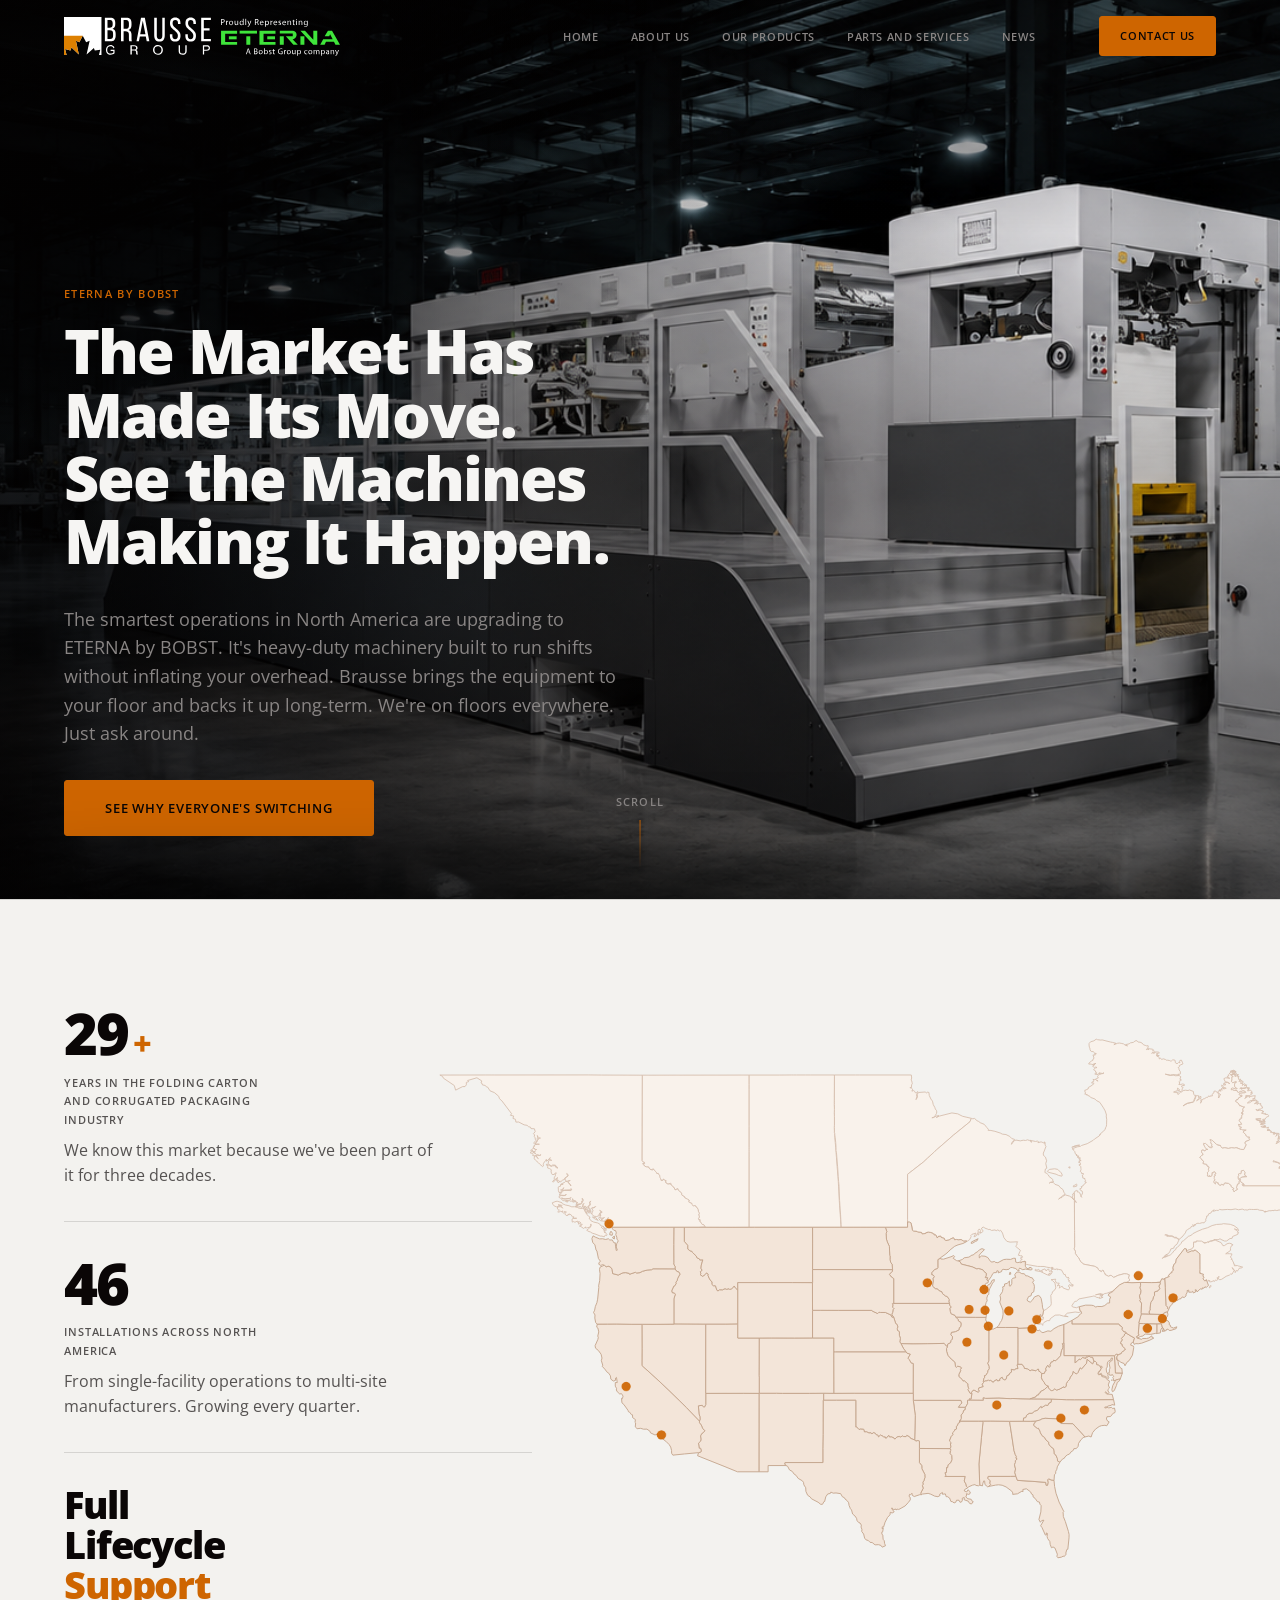
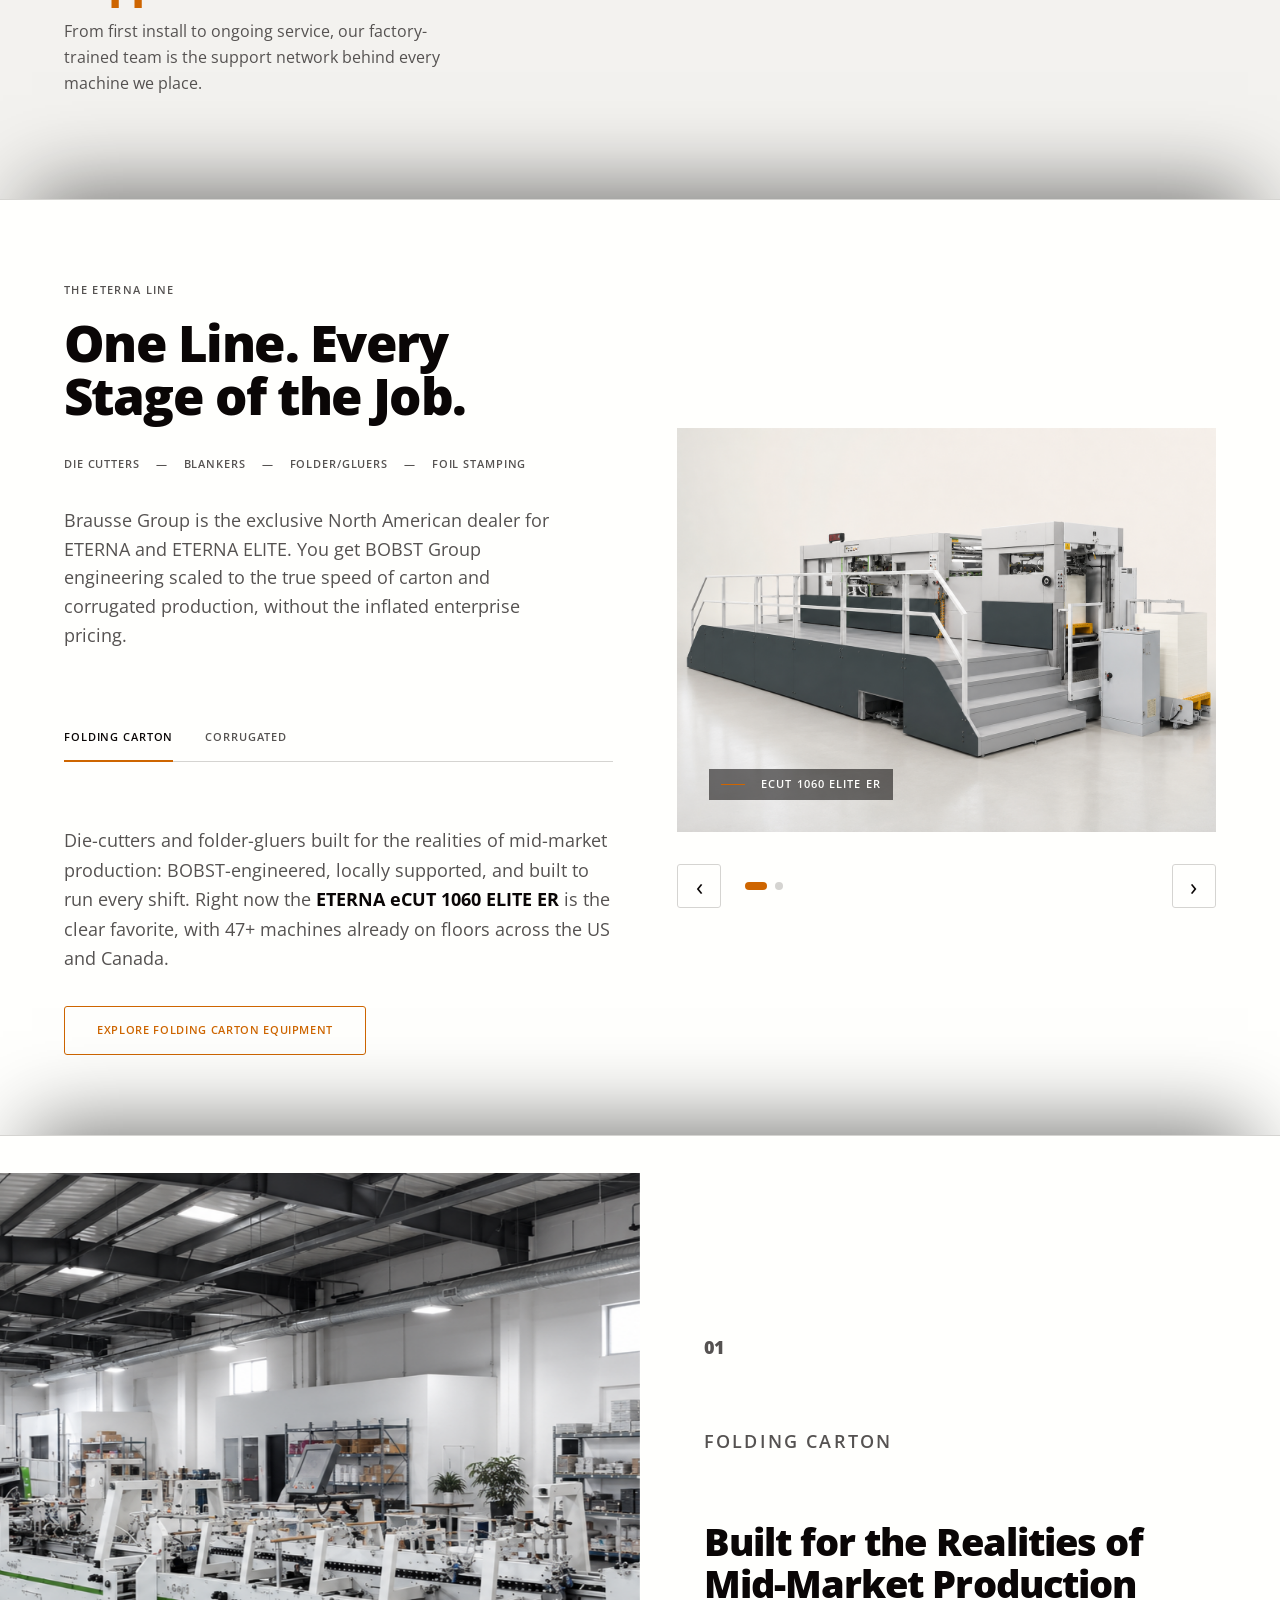
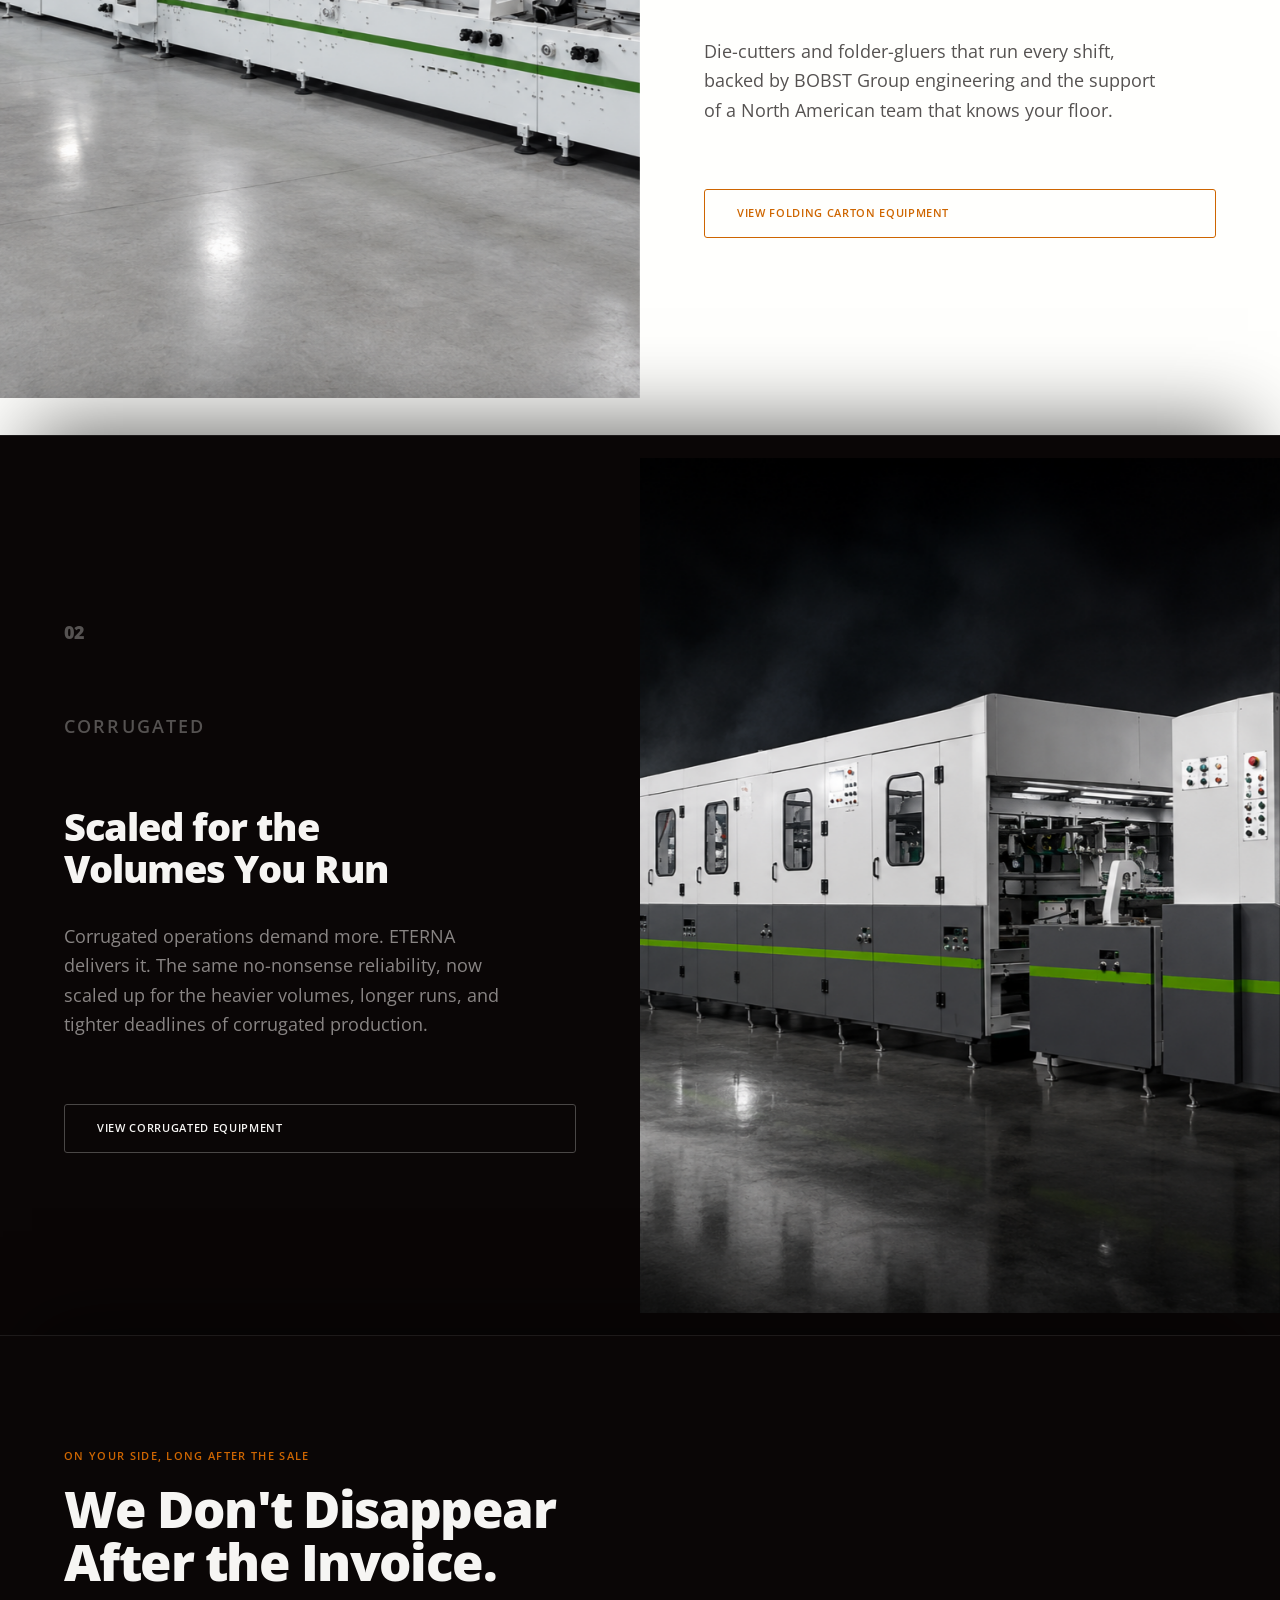
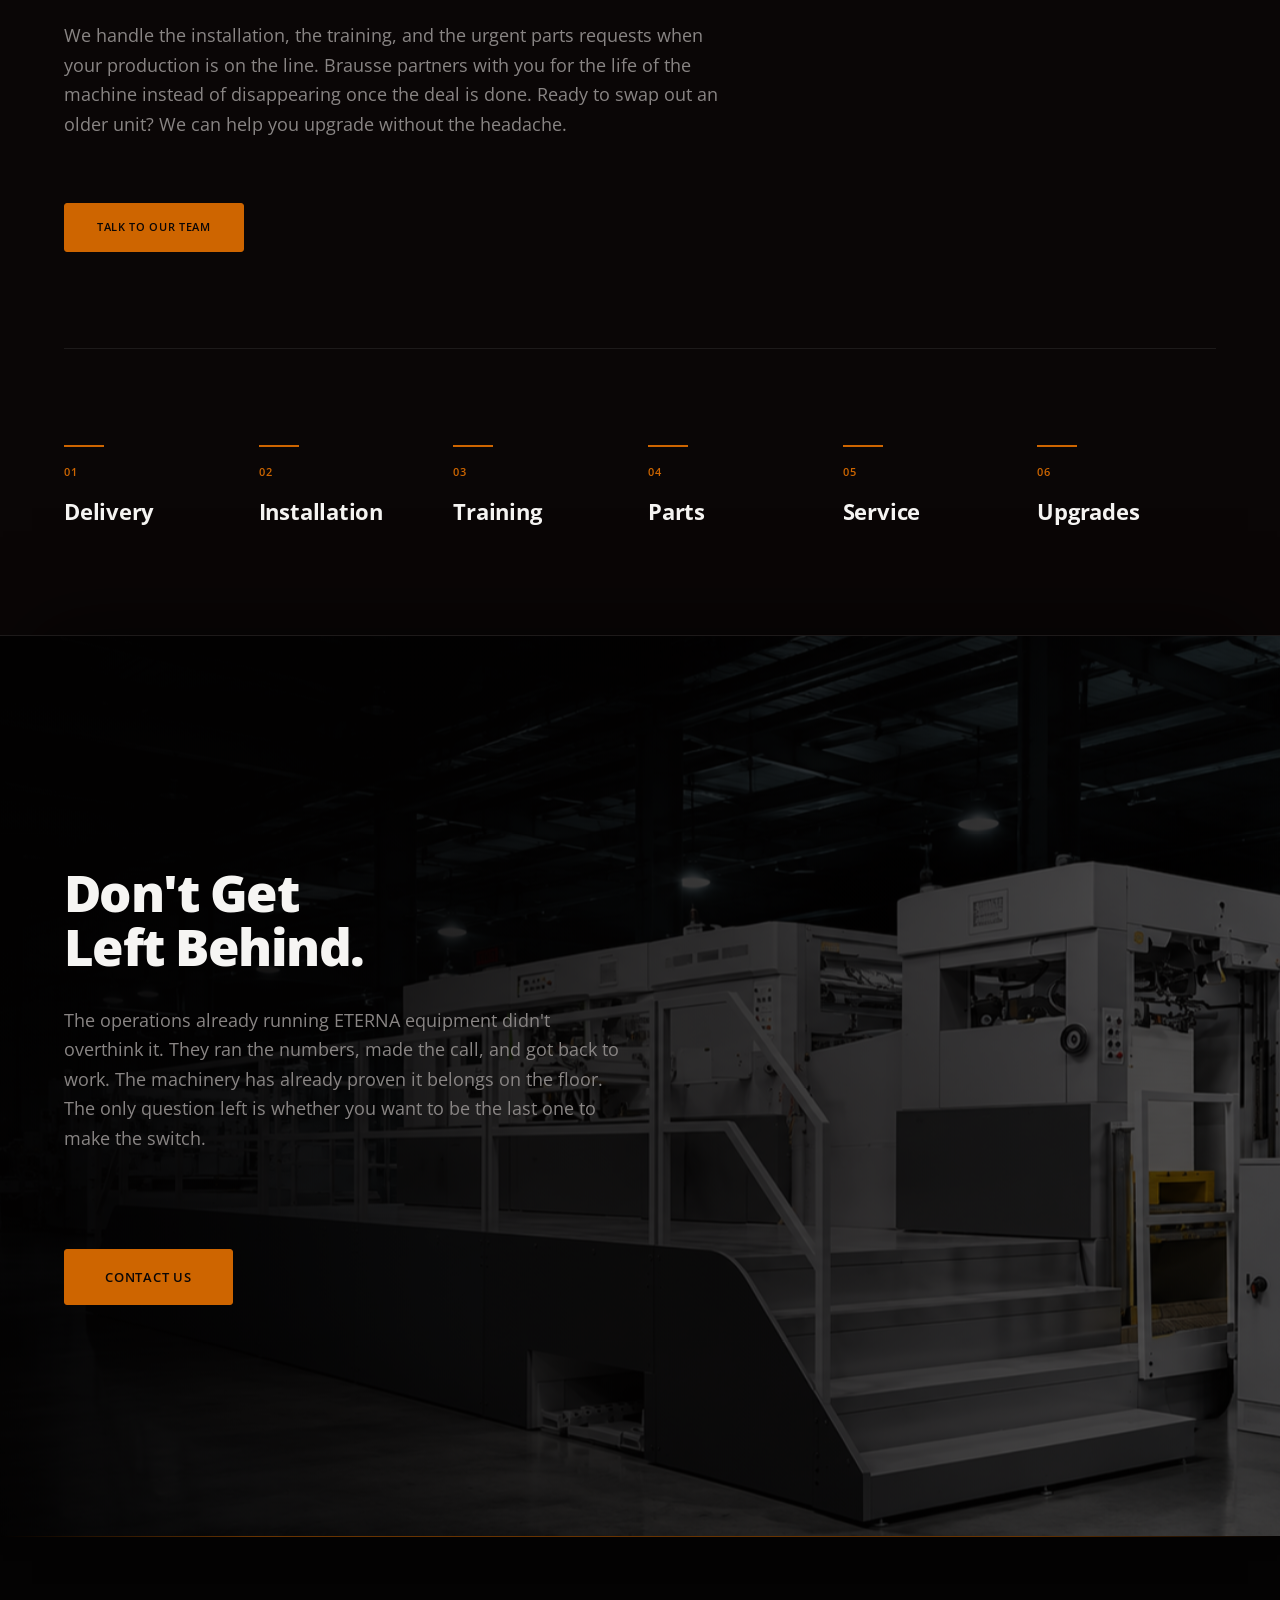
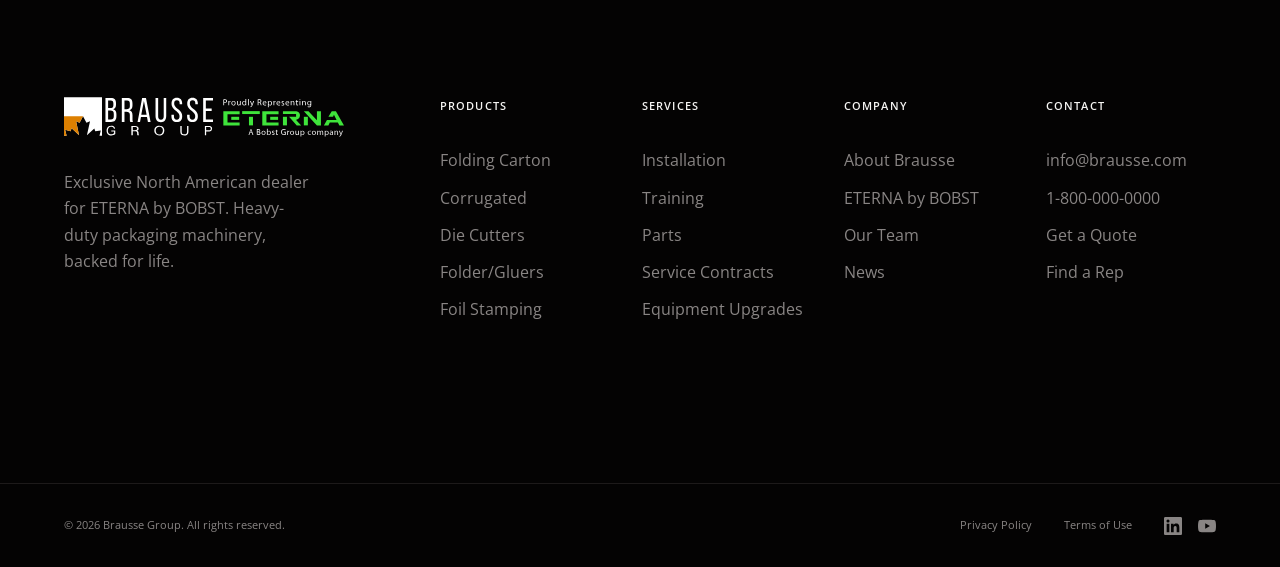
<file: index.html>
<!DOCTYPE html>
<html lang="en">
<head>
  <meta charset="UTF-8">
  <meta name="viewport" content="width=device-width, initial-scale=1.0">
  <title>Brausse Group | ETERNA by BOBST — Industrial Packaging Machinery</title>
  <meta name="description" content="Brausse Group is the exclusive North American dealer for ETERNA by BOBST. Heavy-duty packaging machinery for folding carton and corrugated production, backed by full lifecycle support.">
  <link rel="preconnect" href="https://fonts.googleapis.com">
  <link rel="preconnect" href="https://fonts.gstatic.com" crossorigin>
  <link href="https://fonts.googleapis.com/css2?family=Open+Sans:wght@400;500;600;700;800&display=swap" rel="stylesheet">
  <link rel="stylesheet" href="prototype/css/style.css">
</head>
<body>

  <!-- ============================================================
       HEADER
  ============================================================ -->
  <header class="site-header" id="site-header" role="banner">
    <div class="header__inner">
      <a href="#main-content" class="header__logo" aria-label="Brausse Group — ETERNA by BOBST — Home">
        <img src="prototype/assets/svg/logo-lockup-white.svg" alt="Brausse Group — ETERNA by BOBST" class="header__logo-img">
      </a>
      <nav class="header__nav" aria-label="Main navigation">
        <ul role="list">
          <li><a href="#main-content">Home</a></li>
          <li><a href="#about">About Us</a></li>
          <li><a href="#products">Our Products</a></li>
          <li><a href="#support">Parts and Services</a></li>
          <li><a href="#news">News</a></li>
        </ul>
      </nav>
      <a href="#contact" class="btn btn--primary header__cta">Contact Us</a>
      <button class="header__menu-btn" id="menu-btn" aria-label="Open menu" aria-expanded="false" aria-controls="mobile-menu">
        <span class="menu-btn__bar"></span>
        <span class="menu-btn__bar"></span>
        <span class="menu-btn__bar"></span>
      </button>
    </div>
  </header>

  <!-- Mobile Menu -->
  <div class="mobile-menu" id="mobile-menu" aria-hidden="true" role="dialog" aria-label="Navigation menu">
    <button class="mobile-menu__close" id="menu-close" aria-label="Close menu">
      <span aria-hidden="true">&times;</span>
    </button>
    <nav aria-label="Mobile navigation">
      <ul role="list">
        <li><a href="#main-content" class="mobile-menu__link">Home</a></li>
        <li><a href="#about" class="mobile-menu__link">About Us</a></li>
        <li><a href="#products" class="mobile-menu__link">Our Products</a></li>
        <li><a href="#support" class="mobile-menu__link">Parts and Services</a></li>
        <li><a href="#news" class="mobile-menu__link">News</a></li>
        <li><a href="#contact" class="mobile-menu__link mobile-menu__cta">Contact Us</a></li>
      </ul>
    </nav>
  </div>

  <main id="main-content" class="stack">

    <!-- ============================================================
         1. HERO
    ============================================================ -->
    <section class="hero" aria-label="Hero — ETERNA by BOBST">
      <div class="hero__media" aria-hidden="true">
        <div class="hero__bg"></div>
        <div class="hero__overlay"></div>
      </div>

      <div class="hero__inner">
        <div class="hero__content">
          <p class="eyebrow eyebrow--accent hero__eyebrow">ETERNA BY BOBST</p>
          <h1 class="hero__headline">The Market Has Made Its Move. See the Machines Making It Happen.</h1>
          <p class="hero__body">The smartest operations in North America are upgrading to ETERNA by BOBST. It's heavy-duty machinery built to run shifts without inflating your overhead. Brausse brings the equipment to your floor and backs it up long-term. We're on floors everywhere. Just ask around.</p>
          <a href="#products" class="btn btn--primary btn--large">See Why Everyone's Switching</a>
        </div>

      </div>

      <div class="hero__scroll" aria-hidden="true">
        <span class="hero__scroll-label">Scroll</span>
        <div class="hero__scroll-line"></div>
      </div>
    </section>


    <!-- ============================================================
         2. METRICS + MAP
    ============================================================ -->
    <section class="metrics" id="about" aria-label="Key metrics and installations">
      <div class="metrics__inner">

        <div class="metrics__data" data-stagger>
          <div class="metrics__item">
            <div class="metrics__number" data-target="30" data-suffix="+" aria-label="30 plus years">
              <span class="count-up">30</span><span class="metrics__suffix">+</span>
            </div>
            <p class="metrics__label">Years in the folding carton and corrugated packaging industry</p>
            <p class="metrics__body">We know this market because we've been part of it for three decades.</p>
          </div>

          <div class="metrics__item">
            <div class="metrics__number" data-target="47" aria-label="47 installations">
              <span class="count-up">47</span>
            </div>
            <p class="metrics__label">Installations across North America</p>
            <p class="metrics__body">From single-facility operations to multi-site manufacturers. Growing every quarter.</p>
          </div>

          <div class="metrics__item">
            <div class="metrics__feature">
              <span class="metrics__feature-word">Full</span>
              <span class="metrics__feature-word">Lifecycle</span>
              <span class="metrics__feature-word metrics__feature-accent">Support</span>
            </div>
            <p class="metrics__body">From first install to ongoing service, our factory-trained team is the support network behind every machine we place.</p>
          </div>
        </div>

        <figure class="metrics__map reveal-item">
          <svg class="na-map" viewBox="0 -120 960 654" xmlns="http://www.w3.org/2000/svg" role="img" aria-label="Map of the United States and southern Canada showing ETERNA eCUT 1060 ELITE installations clustered across the Midwest, Northeast and Carolinas, with sites on the West Coast and in Canada">
        <g class="na-map__canada" aria-hidden="true">
        <path d="M885.8,62.1 L884.4,63.9 L880.7,65.1 L884.5,61.8 L885.8,62.1ZM1108.1,-30.6 L1106.4,-30.7 L1105.8,-32.6 L1100.0,-31.0 L1098.7,-32.0 L1097.4,-30.4 L1093.3,-28.5 L1089.9,-27.7 L1089.0,-29.0 L1086.6,-28.5 L1084.2,-27.1 L1082.6,-26.9 L1084.0,-25.8 L1080.0,-23.7 L1079.2,-21.8 L1077.3,-22.3 L1078.1,-20.3 L1078.2,-18.4 L1076.9,-17.2 L1076.5,-19.3 L1075.5,-17.8 L1074.2,-16.3 L1071.7,-14.9 L1070.0,-14.0 L1067.9,-11.0 L1064.2,-10.1 L1063.1,-8.8 L1062.0,-6.3 L1059.3,-5.8 L1057.2,-5.8 L1055.3,-6.2 L1051.7,-5.3 L1049.0,-5.9 L1047.5,-5.6 L1046.0,-5.0 L1044.5,-5.7 L1043.1,-4.9 L1040.1,-5.1 L1033.3,-2.9 L1035.3,-4.2 L1032.1,-3.8 L1031.2,-5.4 L1025.3,-5.9 L1022.3,-7.1 L1016.8,-6.9 L1013.1,-7.0 L1009.9,-7.1 L1006.7,-6.0 L1004.6,-6.5 L1002.8,-6.2 L999.3,-7.5 L993.7,-6.5 L988.9,-7.7 L982.2,-6.6 L977.0,-7.0 L968.5,-6.4 L964.7,-7.0 L963.0,-5.5 L960.1,-5.6 L957.9,-5.0 L956.7,-6.6 L955.1,-5.3 L956.9,-4.4 L953.5,-4.8 L951.9,-1.8 L948.3,-0.4 L947.1,2.8 L945.2,3.1 L945.0,5.8 L943.8,7.7 L943.9,10.2 L941.4,13.3 L938.4,13.1 L934.5,14.3 L932.1,13.9 L929.5,14.4 L928.9,15.8 L926.6,16.0 L928.3,16.6 L926.2,18.0 L924.8,18.9 L925.5,17.3 L924.3,16.0 L924.9,17.5 L921.6,19.2 L921.0,21.0 L918.7,22.0 L915.9,23.9 L914.3,24.9 L912.9,28.6 L910.5,31.5 L908.2,34.6 L905.9,36.0 L904.2,38.2 L902.1,37.8 L899.7,35.4 L896.6,35.3 L893.0,33.2 L887.9,33.1 L886.7,32.0 L883.1,31.4 L881.7,31.8 L883.3,31.7 L886.3,32.8 L884.6,33.5 L886.6,33.7 L891.5,33.7 L894.6,34.8 L896.1,36.0 L900.0,36.4 L901.3,38.1 L903.4,38.8 L900.2,45.8 L896.8,48.2 L895.7,50.0 L895.4,51.7 L890.9,52.9 L889.7,56.3 L887.3,60.0 L883.2,62.0 L879.6,65.2 L878.0,67.5 L880.5,65.4 L882.7,65.3 L890.2,62.0 L893.5,58.9 L895.8,55.5 L898.3,53.9 L898.7,51.8 L900.7,50.7 L906.4,44.6 L907.9,41.5 L909.7,40.8 L918.1,33.4 L919.7,33.2 L922.7,31.6 L924.1,29.9 L930.5,26.6 L938.7,23.1 L946.6,20.8 L953.5,17.5 L960.2,15.8 L968.4,15.3 L970.6,14.6 L981.0,15.6 L986.8,17.7 L992.5,21.9 L993.7,25.2 L991.5,23.8 L987.3,22.6 L988.6,23.6 L990.2,24.5 L993.7,28.0 L991.9,28.4 L993.2,30.1 L991.3,31.3 L984.7,34.0 L983.8,36.9 L980.6,37.2 L975.7,40.8 L972.7,41.1 L967.0,38.6 L965.6,37.5 L962.6,39.0 L959.1,38.7 L956.2,38.6 L955.2,39.9 L950.2,41.1 L948.6,41.9 L946.9,42.5 L944.6,43.5 L942.4,43.3 L937.9,42.4 L929.6,41.0 L929.5,42.6 L925.4,42.7 L925.3,48.3 L925.3,50.3 L922.1,53.2 L914.6,55.8 L914.5,53.2 L911.5,52.6 L899.3,68.6 L898.8,71.1 L898.3,74.1 L895.9,76.1 L894.4,79.1 L894.1,81.7 L894.0,83.8 L894.9,85.2 L892.3,87.5 L890.1,90.2 L887.3,93.3 L888.7,95.9 L886.1,95.2 L885.8,96.7 L885.4,98.3 L883.5,97.0 L881.4,97.8 L880.3,99.1 L878.0,97.9 L876.5,99.2 L875.8,101.7 L874.6,102.9 L868.2,104.0 L857.7,104.0 L847.3,103.9 L844.8,104.0 L833.8,104.3 L822.2,104.3 L826.0,102.6 L827.1,101.0 L828.9,99.9 L826.4,97.5 L827.7,92.3 L823.7,90.8 L820.0,90.6 L810.6,93.1 L804.2,96.3 L800.5,93.3 L798.8,93.2 L796.3,94.5 L791.9,92.5 L790.2,89.1 L789.0,88.1 L788.7,85.9 L787.0,85.4 L786.8,87.2 L782.2,85.7 L781.0,84.4 L780.3,82.5 L776.5,79.9 L774.5,79.2 L757.9,76.0 L757.1,74.7 L753.9,72.3 L750.6,66.0 L748.1,63.3 L745.9,59.8 L746.0,56.5 L743.8,52.8 L744.8,50.2 L744.7,28.4 L744.7,25.0 L744.4,-21.1 L747.3,-17.3 L746.3,-19.5 L744.4,-21.6 L744.4,-26.0 L744.2,-31.6 L744.2,-33.6 L747.4,-35.8 L749.2,-35.3 L748.5,-33.8 L751.0,-33.3 L752.7,-32.0 L754.1,-28.0 L755.6,-25.4 L754.4,-26.8 L754.6,-28.4 L756.0,-29.3 L756.9,-32.2 L756.3,-34.8 L754.0,-35.8 L752.6,-38.3 L755.7,-39.6 L754.8,-41.7 L757.2,-42.4 L757.9,-44.1 L759.9,-45.3 L760.6,-46.8 L762.7,-48.0 L760.3,-48.7 L761.3,-50.5 L760.5,-52.1 L760.5,-53.8 L756.9,-54.8 L757.6,-56.6 L756.0,-57.8 L757.6,-59.5 L758.2,-61.5 L755.4,-61.4 L755.3,-63.2 L753.4,-64.5 L754.5,-67.5 L754.4,-69.2 L754.1,-72.0 L753.3,-73.3 L751.3,-74.6 L752.9,-75.2 L754.5,-75.8 L753.3,-76.9 L752.9,-78.4 L750.6,-78.8 L752.5,-79.3 L752.0,-80.9 L754.7,-81.1 L752.1,-82.0 L753.2,-83.2 L750.9,-84.1 L752.6,-83.9 L753.7,-84.9 L751.8,-85.8 L748.4,-86.7 L750.3,-86.8 L751.5,-87.7 L749.8,-88.3 L746.9,-89.1 L748.5,-90.2 L746.6,-90.5 L745.4,-92.7 L745.2,-94.6 L743.3,-96.7 L743.4,-98.4 L740.8,-98.8 L742.8,-99.7 L749.2,-102.1 L753.5,-102.7 L755.3,-104.1 L763.9,-106.8 L773.2,-112.1 L774.9,-113.8 L782.0,-118.5 L784.1,-120.8 L782.6,-120.5 L788.1,-125.5 L791.1,-128.3 L791.7,-130.9 L793.0,-133.3 L793.3,-135.6 L793.5,-143.9 L792.7,-148.8 L793.2,-150.3 L791.2,-156.5 L788.6,-161.2 L783.1,-169.5 L777.6,-172.5 L775.6,-174.7 L769.1,-177.0 L768.1,-178.6 L765.0,-180.0 L762.9,-182.1 L764.0,-180.3 L761.7,-181.9 L760.1,-182.0 L761.7,-183.8 L760.4,-185.2 L760.4,-188.2 L762.0,-188.2 L763.4,-189.2 L765.3,-189.9 L765.8,-192.3 L767.9,-193.4 L772.1,-196.0 L773.1,-197.5 L774.4,-198.3 L772.9,-199.0 L770.7,-198.8 L771.5,-200.6 L773.8,-201.4 L774.0,-203.1 L772.5,-204.3 L774.7,-204.2 L776.3,-204.7 L777.9,-203.4 L780.4,-201.9 L778.4,-202.7 L776.7,-204.5 L777.9,-205.7 L780.8,-206.7 L779.6,-208.8 L780.7,-210.3 L782.2,-212.0 L784.6,-212.4 L786.2,-213.2 L787.8,-213.2 L789.4,-214.4 L786.8,-213.4 L782.3,-214.3 L783.8,-213.4 L781.3,-213.6 L780.4,-211.7 L778.5,-211.8 L775.3,-212.5 L776.5,-213.7 L778.9,-213.8 L776.6,-215.2 L776.7,-217.1 L773.5,-219.3 L776.2,-221.6 L778.8,-222.5 L776.6,-223.1 L774.7,-222.6 L772.0,-224.5 L775.7,-227.0 L773.4,-227.1 L777.2,-228.7 L771.1,-226.8 L769.9,-227.7 L766.2,-227.7 L766.7,-229.3 L770.2,-232.2 L772.4,-233.2 L772.7,-235.3 L774.3,-236.4 L772.7,-241.6 L774.2,-241.1 L776.4,-241.9 L774.7,-243.0 L777.8,-243.5 L775.3,-244.3 L772.8,-246.8 L771.0,-246.5 L769.2,-247.5 L768.0,-250.3 L768.0,-252.1 L767.1,-253.3 L766.7,-256.7 L766.8,-259.0 L768.9,-261.4 L774.1,-263.0 L777.6,-265.5 L779.5,-264.7 L784.7,-264.0 L786.4,-264.4 L799.4,-261.1 L802.6,-260.5 L807.5,-259.2 L804.4,-257.1 L810.1,-259.3 L812.7,-259.6 L815.5,-259.1 L819.1,-258.3 L821.8,-256.1 L825.1,-255.3 L822.0,-257.1 L827.5,-258.4 L829.6,-259.9 L834.2,-260.6 L836.3,-262.7 L839.4,-263.2 L841.3,-261.0 L844.1,-260.9 L847.0,-259.7 L849.4,-256.9 L851.9,-256.1 L853.9,-255.4 L856.4,-255.5 L856.6,-253.8 L855.6,-252.0 L853.7,-249.6 L855.8,-250.6 L856.9,-249.0 L856.3,-251.1 L863.3,-250.2 L864.5,-248.9 L863.0,-247.9 L865.6,-247.6 L866.8,-246.3 L865.2,-244.7 L862.8,-245.1 L861.7,-244.0 L863.2,-244.7 L865.2,-244.3 L866.9,-244.7 L867.7,-246.0 L871.9,-245.9 L873.5,-244.8 L868.9,-243.2 L870.7,-241.9 L868.4,-241.1 L873.3,-240.6 L871.6,-239.8 L869.5,-239.9 L872.0,-239.0 L873.1,-237.4 L873.4,-235.4 L875.1,-236.8 L876.8,-234.6 L879.3,-235.6 L882.6,-234.7 L883.8,-233.6 L885.8,-233.5 L888.4,-233.2 L890.1,-232.3 L892.1,-232.6 L893.7,-234.1 L896.7,-233.9 L897.5,-232.3 L897.6,-229.9 L900.2,-228.1 L901.5,-228.9 L903.0,-230.4 L904.6,-229.5 L904.1,-231.3 L904.6,-233.2 L906.9,-233.6 L908.3,-230.5 L909.3,-228.1 L903.6,-225.4 L903.9,-223.7 L901.8,-222.1 L903.1,-220.8 L903.5,-218.7 L905.4,-216.0 L905.1,-212.5 L903.6,-212.0 L901.6,-212.4 L902.8,-211.1 L893.6,-211.7 L890.0,-210.9 L882.3,-212.4 L889.8,-210.4 L895.3,-210.8 L898.0,-209.9 L903.5,-210.3 L906.1,-208.3 L905.3,-206.6 L904.6,-204.7 L906.8,-203.8 L906.0,-202.5 L904.2,-201.9 L903.1,-200.8 L904.8,-198.9 L902.9,-196.8 L905.0,-196.4 L908.6,-197.5 L911.2,-196.9 L911.4,-195.1 L909.2,-195.1 L907.6,-194.6 L906.5,-193.6 L909.7,-192.0 L908.1,-190.5 L907.9,-187.8 L906.4,-186.0 L904.4,-185.7 L903.6,-187.2 L904.4,-188.6 L903.0,-189.9 L901.1,-191.2 L900.7,-189.2 L902.2,-188.6 L902.3,-186.5 L900.7,-187.4 L895.0,-185.2 L898.4,-184.5 L900.3,-185.3 L900.2,-183.6 L902.3,-183.9 L901.0,-182.6 L902.1,-181.4 L903.9,-183.7 L905.4,-184.9 L907.0,-185.3 L909.6,-187.4 L913.1,-188.0 L917.0,-187.5 L919.1,-188.4 L925.1,-186.1 L925.3,-183.7 L925.8,-181.7 L926.8,-180.1 L928.3,-180.4 L927.8,-177.4 L926.3,-174.1 L925.9,-171.7 L923.9,-170.0 L915.8,-168.2 L912.0,-166.3 L909.3,-164.1 L916.0,-167.8 L924.9,-169.9 L926.4,-171.2 L926.5,-173.2 L927.7,-174.4 L928.7,-177.8 L928.7,-179.4 L931.0,-179.8 L933.1,-179.6 L932.7,-177.5 L933.8,-175.7 L929.9,-172.0 L932.2,-173.5 L933.7,-173.9 L934.7,-175.3 L934.9,-178.8 L936.8,-178.0 L936.4,-176.5 L935.8,-175.0 L937.2,-174.3 L936.3,-172.5 L936.8,-170.5 L935.7,-168.4 L937.4,-170.0 L937.1,-171.6 L939.9,-174.8 L941.5,-174.9 L944.9,-177.0 L946.8,-177.2 L948.6,-179.6 L950.2,-178.0 L950.8,-179.4 L953.9,-179.3 L953.8,-181.8 L954.7,-183.2 L956.4,-184.2 L956.3,-186.3 L958.2,-186.8 L962.1,-184.2 L962.7,-182.7 L964.1,-182.1 L963.5,-179.5 L964.0,-177.6 L962.4,-176.7 L964.5,-177.3 L964.2,-179.2 L965.4,-180.2 L966.7,-181.1 L964.9,-182.6 L963.4,-183.5 L962.2,-185.3 L963.5,-187.2 L967.2,-186.9 L964.0,-188.0 L966.3,-188.9 L969.1,-188.5 L967.2,-190.2 L969.4,-191.0 L972.0,-189.7 L970.7,-191.1 L974.9,-190.9 L971.3,-192.2 L969.8,-191.5 L968.5,-193.2 L968.0,-195.7 L970.5,-194.0 L972.1,-195.4 L970.9,-196.4 L970.8,-198.0 L974.3,-195.9 L972.9,-197.5 L972.1,-199.2 L977.0,-199.7 L980.4,-198.0 L976.5,-200.3 L973.4,-200.8 L971.3,-205.5 L974.1,-206.8 L977.6,-206.5 L980.4,-206.1 L976.7,-207.6 L976.8,-209.4 L979.0,-209.7 L978.1,-211.3 L979.7,-212.5 L980.2,-214.2 L982.1,-215.4 L980.8,-216.5 L982.3,-217.3 L985.9,-218.3 L987.6,-217.4 L982.5,-216.6 L983.9,-214.8 L986.0,-214.8 L986.6,-213.4 L984.4,-213.3 L983.4,-211.9 L981.6,-212.1 L982.6,-210.3 L985.7,-209.6 L983.9,-208.6 L983.8,-204.8 L982.9,-201.2 L984.9,-199.4 L989.3,-201.2 L990.8,-200.5 L988.2,-199.2 L988.2,-197.2 L988.1,-195.3 L988.3,-193.4 L990.4,-191.6 L991.6,-190.4 L989.6,-189.7 L985.7,-190.7 L982.9,-190.8 L982.7,-189.2 L984.7,-188.9 L987.1,-187.7 L991.4,-187.6 L992.1,-185.4 L993.8,-184.7 L996.3,-186.3 L998.9,-186.5 L1000.1,-187.4 L1003.0,-186.8 L1004.7,-184.8 L1003.2,-184.1 L995.5,-183.3 L994.7,-181.8 L995.9,-180.0 L998.1,-180.9 L999.2,-179.0 L993.8,-176.4 L992.9,-174.0 L989.9,-172.9 L989.3,-170.9 L992.9,-169.8 L995.4,-164.2 L997.5,-164.8 L998.1,-163.4 L1000.1,-163.4 L1001.2,-162.0 L1001.9,-163.4 L1002.7,-162.0 L1000.8,-160.7 L1000.1,-158.2 L1001.0,-155.9 L999.0,-154.9 L998.3,-153.1 L1000.5,-152.9 L999.7,-151.5 L998.4,-149.4 L998.5,-147.9 L997.6,-146.6 L996.2,-144.9 L995.0,-143.1 L997.2,-138.6 L998.4,-136.3 L996.7,-135.7 L993.6,-136.0 L994.6,-134.0 L994.9,-132.5 L996.7,-132.5 L998.3,-131.6 L996.1,-130.4 L996.0,-128.6 L998.8,-129.6 L999.7,-127.9 L1005.3,-127.5 L1001.3,-125.8 L1000.9,-124.1 L1004.6,-120.7 L1005.3,-118.6 L1007.7,-117.0 L1010.2,-117.1 L1009.7,-114.8 L1011.0,-113.4 L1009.7,-112.2 L1004.1,-109.9 L1003.3,-107.3 L1005.5,-105.5 L1001.7,-97.9 L996.7,-98.2 L991.0,-100.8 L987.4,-100.1 L983.2,-100.7 L978.1,-99.6 L972.9,-100.7 L968.9,-100.0 L966.6,-102.5 L966.2,-104.1 L964.6,-104.5 L960.0,-105.8 L954.5,-111.3 L952.8,-111.3 L951.3,-113.1 L952.7,-110.3 L951.5,-108.2 L953.2,-105.6 L952.9,-103.8 L954.1,-101.6 L952.3,-101.4 L948.5,-101.8 L947.2,-103.9 L942.8,-106.2 L940.7,-107.5 L941.8,-103.4 L943.4,-102.3 L944.7,-100.1 L947.1,-98.1 L944.1,-97.8 L942.7,-95.6 L939.7,-97.2 L937.9,-96.9 L937.4,-95.1 L938.2,-93.8 L939.6,-91.6 L939.0,-90.2 L937.3,-88.7 L935.0,-86.3 L935.7,-85.0 L937.8,-83.5 L938.1,-82.0 L940.7,-80.3 L939.7,-76.7 L945.4,-75.4 L945.6,-73.7 L946.6,-72.1 L949.1,-71.1 L947.8,-68.1 L948.5,-66.3 L948.0,-64.6 L946.4,-62.9 L946.7,-59.9 L946.2,-58.3 L949.4,-57.1 L949.7,-58.7 L950.7,-56.9 L953.1,-58.2 L953.4,-62.9 L955.4,-62.8 L956.2,-64.7 L958.3,-63.4 L959.5,-61.4 L957.7,-60.5 L958.6,-58.5 L956.8,-57.8 L956.9,-55.8 L957.8,-54.4 L958.1,-51.5 L956.4,-50.7 L956.8,-47.2 L958.4,-45.8 L959.0,-47.7 L959.4,-49.5 L961.1,-47.6 L962.8,-47.5 L962.8,-45.5 L965.2,-44.0 L967.1,-43.9 L967.8,-45.3 L970.9,-44.0 L971.4,-45.6 L972.7,-47.4 L978.3,-46.6 L982.5,-43.4 L982.6,-41.5 L986.8,-39.4 L984.7,-37.7 L986.5,-35.5 L986.9,-33.7 L989.1,-36.0 L992.0,-37.5 L990.5,-39.8 L990.9,-42.2 L991.6,-44.0 L992.1,-45.7 L994.4,-46.2 L994.2,-48.9 L995.0,-50.8 L992.9,-54.5 L993.0,-57.1 L993.8,-58.5 L993.5,-60.9 L995.0,-61.5 L997.0,-61.2 L997.6,-63.5 L997.6,-65.6 L1001.3,-66.4 L1002.4,-64.9 L1003.7,-63.4 L1002.9,-59.2 L1005.7,-57.8 L998.9,-56.0 L996.8,-55.0 L995.0,-52.9 L996.7,-52.6 L997.5,-51.0 L997.3,-48.5 L1001.9,-45.6 L1002.2,-43.8 L999.2,-44.5 L1000.3,-43.0 L1103.8,-43.0 L1108.2,-43.0 L1108.1,-30.6Z"/>
        <path d="M987.6,-217.4 L990.1,-216.1 L986.4,-217.2 L984.0,-215.9 L987.3,-216.6 L988.8,-215.9 L987.2,-214.7 L989.7,-215.7 L988.4,-213.5 L986.1,-212.6 L982.9,-210.8 L986.5,-212.2 L988.9,-212.3 L990.2,-213.7 L990.3,-212.0 L986.8,-211.1 L989.9,-210.5 L988.2,-208.8 L990.4,-209.5 L992.7,-211.0 L991.0,-211.4 L993.5,-211.7 L991.5,-210.0 L993.3,-209.4 L992.1,-208.4 L994.3,-208.9 L993.4,-206.6 L993.7,-204.4 L997.0,-204.6 L995.5,-203.4 L994.3,-201.0 L995.6,-201.7 L996.4,-203.2 L998.5,-202.7 L996.6,-200.7 L998.4,-202.0 L1000.8,-200.9 L999.6,-198.8 L996.3,-198.8 L1000.1,-198.2 L999.5,-195.1 L1002.0,-197.7 L1003.7,-197.4 L1003.9,-195.6 L1002.2,-194.7 L1006.4,-196.0 L1005.5,-194.8 L1005.6,-192.7 L1003.6,-191.8 L1000.1,-191.1 L997.4,-191.8 L995.5,-190.5 L998.0,-191.3 L998.4,-189.1 L998.4,-190.7 L1004.0,-190.7 L1006.5,-192.2 L1010.5,-191.2 L1007.1,-190.6 L1008.9,-190.1 L1007.6,-188.9 L1009.7,-189.6 L1007.3,-187.0 L1010.0,-187.4 L1011.4,-188.0 L1013.8,-186.3 L1013.9,-184.7 L1011.9,-183.9 L1014.7,-184.0 L1013.9,-182.3 L1009.8,-179.6 L1005.4,-179.9 L1004.0,-179.0 L1006.3,-179.3 L1003.0,-175.4 L1008.2,-178.8 L1011.1,-178.7 L1010.1,-176.9 L1011.7,-178.5 L1015.7,-179.4 L1019.2,-179.6 L1018.2,-177.6 L1018.6,-175.5 L1014.8,-174.6 L1018.1,-174.7 L1019.3,-173.6 L1018.0,-172.7 L1011.3,-172.2 L1009.1,-170.4 L1007.0,-168.6 L1010.4,-169.0 L1015.2,-172.1 L1017.2,-172.1 L1019.4,-172.5 L1021.4,-172.7 L1020.1,-171.1 L1022.8,-171.4 L1023.7,-169.7 L1020.2,-169.2 L1017.8,-167.6 L1021.3,-168.4 L1022.1,-166.2 L1023.2,-168.5 L1025.4,-167.1 L1026.7,-168.4 L1027.8,-166.9 L1026.5,-165.6 L1028.8,-164.3 L1029.3,-162.5 L1030.6,-161.4 L1027.9,-160.4 L1026.5,-159.1 L1024.3,-159.2 L1023.3,-157.6 L1019.9,-158.6 L1022.8,-156.9 L1026.0,-157.8 L1030.5,-156.7 L1031.9,-155.6 L1030.0,-155.7 L1030.9,-154.0 L1028.5,-153.2 L1030.4,-152.5 L1032.4,-152.1 L1034.6,-152.9 L1033.7,-151.3 L1037.8,-151.2 L1039.1,-149.9 L1038.9,-148.0 L1037.0,-147.7 L1034.6,-145.6 L1034.2,-144.0 L1030.3,-143.7 L1030.5,-141.7 L1033.6,-142.4 L1031.6,-141.9 L1034.3,-140.6 L1030.0,-140.6 L1020.7,-143.4 L1024.2,-144.4 L1027.9,-144.5 L1019.9,-144.6 L1020.6,-143.0 L1030.1,-140.1 L1025.1,-139.8 L1029.6,-139.2 L1033.4,-139.1 L1034.2,-137.7 L1032.4,-137.2 L1028.0,-137.6 L1029.6,-136.7 L1026.5,-136.4 L1029.0,-135.8 L1032.1,-135.3 L1035.4,-133.1 L1031.8,-133.4 L1034.3,-132.7 L1032.3,-132.4 L1030.7,-133.3 L1027.5,-133.0 L1030.0,-131.5 L1034.3,-131.7 L1035.9,-131.1 L1039.3,-131.7 L1038.3,-129.6 L1037.6,-128.2 L1041.1,-127.9 L1036.8,-127.2 L1038.6,-127.0 L1043.0,-126.3 L1043.7,-124.8 L1041.7,-124.6 L1043.3,-123.8 L1048.9,-123.9 L1048.1,-121.9 L1045.8,-121.8 L1048.9,-121.3 L1050.7,-123.3 L1051.6,-120.8 L1051.0,-119.2 L1050.2,-117.9 L1051.4,-119.2 L1053.0,-122.9 L1055.3,-122.0 L1055.1,-120.3 L1053.2,-119.8 L1054.8,-118.6 L1053.9,-116.5 L1055.7,-118.2 L1053.8,-115.4 L1053.4,-113.3 L1055.8,-116.2 L1057.9,-116.1 L1055.4,-114.3 L1054.7,-112.1 L1052.5,-110.3 L1051.2,-109.5 L1052.9,-110.4 L1054.7,-111.3 L1053.6,-110.0 L1052.7,-108.4 L1050.3,-107.0 L1053.3,-108.2 L1054.9,-109.2 L1058.6,-112.0 L1058.0,-110.1 L1060.8,-111.6 L1058.1,-108.1 L1056.5,-107.1 L1059.6,-108.9 L1060.8,-111.0 L1062.5,-110.9 L1064.7,-112.9 L1065.8,-111.7 L1065.5,-110.2 L1063.4,-109.3 L1061.8,-109.4 L1064.4,-108.3 L1067.0,-108.8 L1068.7,-109.5 L1070.5,-109.0 L1069.0,-107.2 L1065.5,-105.3 L1063.8,-103.5 L1062.1,-100.8 L1064.6,-101.5 L1065.1,-103.8 L1067.6,-105.1 L1070.4,-107.5 L1072.7,-110.0 L1074.8,-111.0 L1075.2,-109.3 L1073.3,-108.2 L1071.2,-105.5 L1073.3,-106.8 L1074.4,-108.1 L1075.9,-107.8 L1077.0,-109.3 L1078.1,-108.1 L1076.7,-105.9 L1079.1,-105.0 L1077.2,-103.7 L1079.3,-104.3 L1081.0,-102.9 L1082.5,-102.1 L1085.2,-101.9 L1087.0,-100.5 L1090.4,-101.7 L1093.6,-100.0 L1095.9,-100.5 L1099.1,-98.2 L1101.0,-98.9 L1102.5,-98.7 L1104.2,-97.2 L1103.6,-95.6 L1098.4,-94.8 L1103.0,-94.5 L1101.3,-94.5 L1099.1,-92.9 L1091.2,-92.7 L1089.4,-91.5 L1092.0,-91.9 L1089.7,-91.0 L1086.4,-90.0 L1081.8,-88.1 L1078.8,-87.9 L1071.3,-86.0 L1068.1,-86.0 L1069.1,-84.9 L1072.9,-85.4 L1082.4,-87.6 L1087.4,-89.8 L1083.7,-85.9 L1076.8,-85.6 L1078.7,-85.2 L1077.2,-84.1 L1075.5,-83.9 L1069.9,-81.4 L1064.0,-81.7 L1059.0,-80.3 L1060.9,-78.8 L1059.2,-76.8 L1059.0,-75.1 L1054.8,-78.0 L1048.0,-80.2 L1047.0,-81.4 L1046.0,-79.3 L1048.1,-79.2 L1052.5,-78.2 L1056.6,-75.7 L1060.4,-74.4 L1058.9,-73.5 L1055.8,-72.2 L1054.8,-71.0 L1058.3,-71.2 L1054.7,-69.6 L1056.9,-69.6 L1058.5,-70.5 L1060.8,-71.5 L1062.6,-73.6 L1064.7,-74.0 L1062.9,-75.1 L1067.6,-75.1 L1071.4,-77.6 L1073.9,-78.5 L1076.2,-78.3 L1077.2,-79.7 L1079.4,-82.7 L1091.5,-87.0 L1097.0,-86.4 L1091.0,-87.9 L1088.3,-86.9 L1086.8,-87.9 L1090.8,-90.0 L1099.1,-89.2 L1102.9,-88.8 L1104.0,-87.8 L1105.0,-85.1 L1107.5,-83.6 L1106.2,-82.7 L1108.6,-81.3 L1107.2,-79.9 L1100.9,-76.4 L1102.6,-77.0 L1104.7,-76.2 L1104.8,-74.4 L1103.8,-73.0 L1105.2,-74.0 L1107.6,-75.5 L1108.6,-77.2 L1109.6,-78.9 L1114.6,-79.8 L1116.3,-78.9 L1118.5,-80.4 L1119.2,-79.1 L1114.3,-78.2 L1118.2,-77.0 L1120.6,-77.2 L1125.6,-76.1 L1125.9,-74.5 L1121.8,-75.3 L1125.5,-73.7 L1126.6,-72.6 L1128.3,-71.7 L1127.5,-70.4 L1129.1,-70.1 L1129.4,-68.2 L1128.8,-66.0 L1126.9,-66.4 L1127.5,-64.6 L1123.3,-64.6 L1124.2,-63.3 L1127.8,-63.3 L1129.2,-60.6 L1126.2,-59.9 L1123.4,-60.2 L1125.2,-59.0 L1126.7,-57.2 L1129.8,-57.0 L1129.4,-55.4 L1127.0,-56.4 L1124.0,-56.7 L1126.4,-56.0 L1126.0,-54.5 L1124.6,-55.0 L1122.2,-54.4 L1118.0,-55.5 L1122.0,-54.1 L1124.3,-54.5 L1126.5,-53.5 L1130.1,-53.4 L1131.8,-52.2 L1131.8,-50.6 L1129.3,-51.1 L1122.9,-52.1 L1128.9,-49.8 L1130.8,-49.1 L1129.4,-48.0 L1132.2,-47.5 L1129.6,-47.4 L1131.1,-46.8 L1131.1,-45.1 L1129.4,-44.7 L1128.6,-43.0 L1126.7,-43.4 L1127.7,-42.2 L1124.1,-40.0 L1122.6,-38.6 L1119.0,-37.6 L1118.0,-36.4 L1115.0,-35.5 L1112.9,-33.1 L1110.9,-32.3 L1108.1,-30.6 L1108.2,-43.0 L1103.8,-43.0 L1000.3,-43.0 L999.2,-44.5 L1002.2,-43.8 L1001.9,-45.6 L997.3,-48.5 L996.5,-50.6 L996.7,-52.6 L995.0,-52.9 L996.8,-55.0 L998.9,-56.0 L1006.4,-56.7 L1002.9,-59.2 L1003.7,-63.4 L1002.4,-64.9 L1001.3,-66.4 L997.6,-65.6 L997.6,-63.5 L997.0,-61.2 L995.0,-61.5 L993.5,-60.9 L993.8,-58.5 L993.0,-57.1 L992.9,-54.5 L995.0,-50.8 L994.2,-48.9 L994.4,-46.2 L992.1,-45.7 L991.6,-44.0 L990.9,-42.2 L990.5,-39.8 L992.0,-37.5 L989.1,-36.0 L986.9,-33.7 L986.5,-35.5 L984.9,-36.5 L986.7,-38.7 L982.6,-41.5 L982.5,-43.4 L978.3,-46.6 L972.7,-47.4 L971.4,-45.6 L970.9,-44.0 L967.8,-45.3 L967.1,-43.9 L965.2,-44.0 L962.8,-45.5 L962.8,-47.5 L961.1,-47.6 L959.4,-49.5 L959.0,-47.7 L958.4,-45.8 L956.8,-47.2 L956.0,-49.5 L958.1,-51.5 L956.6,-54.1 L956.9,-55.8 L956.8,-57.8 L958.6,-58.5 L957.7,-60.5 L959.5,-61.4 L958.3,-63.4 L956.2,-64.7 L955.4,-62.8 L953.4,-62.9 L953.1,-58.2 L950.7,-56.9 L949.7,-58.7 L949.4,-57.1 L946.6,-57.7 L946.7,-59.9 L946.4,-62.9 L948.0,-64.6 L948.5,-66.3 L947.8,-68.1 L949.1,-71.1 L947.9,-72.5 L945.6,-73.7 L945.4,-75.4 L939.7,-76.7 L940.7,-80.3 L938.1,-82.0 L937.8,-83.5 L935.7,-85.0 L935.0,-86.3 L937.3,-88.7 L939.8,-89.9 L939.6,-91.6 L938.0,-92.7 L937.4,-95.1 L937.9,-96.9 L939.7,-97.2 L942.7,-95.6 L944.1,-97.8 L947.1,-98.1 L944.2,-99.1 L942.7,-101.5 L941.8,-103.4 L940.3,-106.4 L943.2,-107.4 L947.2,-103.9 L948.5,-101.8 L951.9,-100.4 L954.1,-101.6 L952.9,-103.8 L953.2,-105.6 L951.5,-108.2 L951.9,-109.7 L950.2,-112.9 L952.7,-112.3 L954.5,-111.3 L960.0,-105.8 L963.3,-104.1 L966.2,-104.1 L966.6,-102.5 L968.9,-100.0 L972.9,-100.7 L978.1,-99.6 L983.2,-100.7 L987.4,-100.1 L989.8,-100.8 L996.7,-98.2 L1001.7,-97.9 L1005.5,-105.5 L1003.3,-107.3 L1004.1,-109.9 L1009.7,-112.2 L1011.0,-113.4 L1009.7,-114.8 L1010.2,-117.1 L1007.7,-117.0 L1005.3,-118.6 L1004.6,-120.7 L1000.9,-124.1 L1001.3,-125.8 L1005.3,-127.5 L999.7,-127.9 L998.3,-128.6 L996.0,-128.6 L996.1,-130.4 L998.3,-131.6 L996.7,-132.5 L994.9,-132.5 L994.6,-134.0 L993.6,-136.0 L996.7,-135.7 L998.4,-136.3 L997.2,-138.6 L994.2,-142.0 L996.4,-143.5 L998.4,-145.5 L998.5,-147.9 L998.4,-149.4 L999.8,-150.4 L1000.5,-152.9 L999.3,-153.9 L998.7,-152.1 L999.0,-154.9 L1001.0,-155.9 L1000.1,-158.2 L1000.1,-160.1 L1002.7,-162.0 L1001.9,-163.4 L1001.2,-162.0 L1000.1,-163.4 L998.1,-163.4 L997.5,-164.8 L995.9,-164.3 L992.8,-168.6 L989.3,-170.9 L989.9,-172.9 L992.9,-174.0 L993.8,-176.4 L999.2,-179.0 L998.1,-180.9 L995.9,-180.0 L994.7,-181.8 L995.5,-183.3 L1003.2,-184.1 L1004.7,-184.8 L1003.0,-186.8 L1000.1,-187.4 L998.9,-186.5 L996.3,-186.3 L993.8,-184.7 L992.1,-185.4 L991.4,-187.6 L987.1,-187.7 L984.7,-188.9 L983.2,-188.2 L982.3,-189.9 L984.6,-191.5 L989.6,-189.7 L991.6,-190.4 L990.4,-191.6 L988.3,-192.3 L987.6,-194.2 L987.6,-196.1 L987.6,-197.9 L990.8,-200.5 L989.3,-201.2 L984.9,-199.4 L982.9,-201.2 L983.8,-204.8 L983.1,-207.3 L985.6,-208.6 L982.6,-210.3 L981.6,-212.1 L983.4,-211.9 L984.9,-212.4 L986.6,-213.4 L986.0,-214.8 L983.9,-214.8 L982.5,-215.8 L987.6,-217.4Z"/>
        <path d="M-27.2,2.2 L-29.1,-0.2 L-28.1,-2.2 L-26.7,-3.0 L-29.9,-4.0 L-29.7,-2.1 L-31.4,-1.5 L-32.8,-2.7 L-32.1,-4.7 L-34.9,-3.4 L-35.7,-4.6 L-38.0,-2.7 L-39.9,-3.5 L-37.3,-6.0 L-38.9,-6.7 L-40.3,-7.6 L-40.2,-10.7 L-34.7,-11.2 L-32.4,-8.8 L-34.4,-11.7 L-33.1,-12.9 L-34.9,-13.5 L-39.3,-14.1 L-37.9,-13.2 L-35.5,-13.1 L-41.3,-10.8 L-45.0,-12.1 L-46.9,-14.3 L-48.2,-17.1 L-42.4,-19.3 L-39.9,-19.3 L-33.4,-17.2 L-32.9,-15.7 L-28.4,-13.8 L-22.8,-12.6 L-18.6,-11.0 L-14.3,-11.1 L-10.1,-10.2 L-8.1,-9.0 L-4.5,-8.4 L-1.9,-8.6 L0.2,-7.5 L1.5,-4.1 L4.5,0.9 L7.2,3.3 L9.4,5.1 L7.6,6.0 L10.7,10.3 L14.8,12.2 L20.7,13.5 L24.1,15.3 L24.9,17.4 L26.5,17.6 L27.5,19.3 L26.2,20.1 L30.2,23.6 L30.5,25.4 L31.4,28.7 L32.5,27.5 L34.1,30.4 L35.2,31.6 L34.2,32.7 L32.5,31.8 L30.8,34.6 L27.3,33.5 L24.7,33.4 L16.6,30.2 L12.3,28.9 L10.1,27.4 L5.4,25.7 L4.2,24.2 L7.1,22.4 L9.8,19.7 L10.8,17.3 L10.4,15.0 L10.1,17.5 L8.8,20.0 L5.7,20.6 L3.3,21.1 L1.9,20.7 L3.1,19.7 L1.2,20.5 L-0.6,21.8 L-4.7,19.0 L-7.0,18.2 L-4.7,17.8 L-2.6,15.6 L-5.0,17.0 L-4.7,14.7 L-5.4,12.4 L-6.5,14.6 L-8.5,15.3 L-8.1,13.4 L-7.4,10.9 L-9.0,13.3 L-9.8,10.7 L-12.1,11.6 L-13.8,12.5 L-15.5,11.4 L-17.8,12.2 L-18.2,7.8 L-16.6,6.7 L-11.1,6.4 L-14.2,6.4 L-16.1,6.1 L-15.6,3.9 L-17.0,5.1 L-19.4,1.3 L-22.4,-0.2 L-22.7,1.5 L-23.8,-0.2 L-24.2,1.9 L-27.2,2.2ZM1.2,-10.5 L1.0,-8.7 L-1.5,-8.9 L1.2,-10.5ZM2.8,-10.0 L4.5,-9.0 L6.4,-5.7 L5.1,-3.5 L5.2,-5.6 L3.8,-7.6 L0.9,-7.2 L2.2,-8.1 L2.8,-10.0ZM8.9,-7.1 L10.2,-5.3 L10.4,-3.3 L9.9,-5.0 L7.8,-5.9 L8.9,-7.1ZM1.6,-6.5 L3.1,-7.1 L4.5,-5.4 L4.2,-3.9 L4.5,-0.5 L3.7,-2.6 L2.0,-4.0 L1.6,-6.5ZM7.5,-5.7 L9.0,-2.4 L7.4,-1.2 L6.2,-3.2 L7.5,-4.7 L7.5,-5.7ZM21.5,9.7 L16.3,7.2 L12.8,4.6 L17.8,5.4 L21.5,9.7ZM28.7,18.1 L31.2,20.9 L34.6,22.8 L31.1,21.4 L28.9,19.3 L28.2,18.0 L28.7,18.1ZM30.3,21.5 L32.6,23.3 L33.6,25.2 L31.2,25.9 L31.0,24.4 L30.1,22.2 L30.3,21.5ZM136.5,20.1 L129.9,20.1 L117.5,20.1 L107.1,20.1 L74.4,20.1 L43.6,20.1 L41.9,19.6 L39.0,19.2 L37.3,18.8 L39.1,16.9 L37.8,17.8 L36.4,16.0 L35.6,14.3 L37.3,14.4 L40.9,14.0 L42.1,10.9 L41.3,12.5 L35.3,13.1 L35.9,11.1 L35.5,9.3 L37.1,5.4 L35.7,6.2 L35.5,7.7 L31.7,9.4 L31.9,11.3 L27.5,10.4 L25.1,10.2 L22.4,6.7 L23.1,4.8 L26.2,6.9 L27.2,9.5 L27.4,7.4 L29.7,6.6 L31.0,5.3 L26.8,6.6 L24.6,4.0 L25.5,1.6 L24.1,-0.6 L27.6,-2.8 L26.4,-4.2 L23.7,-5.5 L26.5,-3.1 L23.5,-1.1 L23.8,0.8 L24.6,2.7 L22.8,0.7 L22.7,2.4 L19.3,3.8 L15.2,3.3 L11.4,-0.1 L10.0,-2.3 L12.3,-0.6 L12.6,-2.6 L13.3,-4.4 L13.7,-6.0 L11.9,-7.8 L12.9,-9.1 L16.4,-10.0 L17.8,-11.5 L14.3,-9.8 L12.6,-9.9 L10.0,-7.5 L7.9,-8.0 L7.3,-10.0 L7.3,-8.4 L6.3,-11.0 L9.5,-13.4 L9.5,-15.2 L8.6,-17.6 L10.7,-19.5 L8.7,-18.6 L8.9,-16.3 L8.8,-14.0 L5.6,-11.4 L4.5,-9.6 L3.3,-10.7 L1.4,-12.3 L0.4,-10.7 L-2.1,-10.6 L-1.3,-12.3 L-1.4,-14.1 L0.2,-16.0 L-1.6,-14.9 L-2.1,-12.4 L-2.7,-10.7 L-4.1,-9.9 L-5.7,-11.4 L-8.2,-10.8 L-13.4,-11.6 L-11.8,-11.9 L-8.0,-14.2 L-12.3,-13.3 L-4.2,-15.2 L-2.7,-17.0 L-3.2,-18.9 L-1.6,-19.1 L-1.0,-20.6 L-1.7,-22.9 L-3.0,-24.0 L-2.2,-21.0 L-3.7,-19.2 L-3.2,-17.4 L-4.9,-15.8 L-7.9,-15.3 L-12.4,-14.9 L-9.4,-17.6 L-11.9,-17.3 L-11.8,-19.2 L-17.0,-18.1 L-18.0,-19.4 L-12.6,-19.8 L-16.5,-20.9 L-17.3,-23.4 L-17.5,-20.7 L-19.7,-19.2 L-22.8,-20.7 L-28.0,-20.5 L-26.2,-19.6 L-23.8,-19.4 L-25.6,-18.1 L-29.3,-20.2 L-31.6,-20.4 L-33.9,-22.0 L-33.3,-24.0 L-31.4,-23.2 L-29.0,-22.8 L-22.7,-23.4 L-20.5,-22.0 L-21.0,-23.7 L-19.6,-25.1 L-22.1,-23.8 L-28.5,-23.1 L-31.5,-23.4 L-33.3,-24.4 L-35.7,-23.9 L-38.0,-25.4 L-37.5,-27.2 L-34.4,-28.1 L-30.2,-27.9 L-27.5,-28.7 L-27.1,-30.2 L-28.2,-28.8 L-29.7,-28.3 L-33.5,-28.5 L-37.9,-29.0 L-36.0,-30.1 L-34.1,-31.8 L-33.3,-34.9 L-29.0,-35.9 L-19.7,-35.6 L-18.8,-36.9 L-19.7,-38.7 L-19.3,-36.9 L-26.1,-36.6 L-29.6,-36.3 L-32.1,-36.0 L-32.2,-37.7 L-30.9,-40.1 L-31.6,-38.3 L-32.9,-36.8 L-35.6,-36.6 L-32.7,-36.0 L-34.7,-34.0 L-35.6,-31.6 L-37.4,-32.1 L-35.8,-32.7 L-38.1,-33.0 L-38.8,-35.4 L-39.2,-40.9 L-38.0,-41.7 L-36.0,-41.9 L-35.7,-44.1 L-34.6,-45.7 L-33.0,-46.2 L-34.7,-44.9 L-35.2,-43.6 L-34.1,-44.7 L-31.9,-44.9 L-32.5,-46.8 L-29.2,-48.2 L-28.0,-49.5 L-25.3,-49.4 L-24.2,-48.2 L-21.2,-44.6 L-19.8,-42.6 L-21.2,-45.6 L-23.6,-47.3 L-24.2,-49.4 L-23.0,-50.4 L-20.9,-50.9 L-24.9,-50.0 L-26.5,-50.0 L-28.2,-51.0 L-29.0,-53.8 L-26.4,-55.9 L-23.9,-58.1 L-24.6,-60.4 L-26.3,-61.6 L-24.9,-58.2 L-26.4,-56.4 L-29.4,-54.4 L-29.5,-52.7 L-32.5,-51.5 L-35.1,-49.2 L-37.3,-48.8 L-36.8,-50.4 L-39.1,-47.3 L-40.2,-49.4 L-38.8,-50.6 L-40.0,-52.3 L-40.8,-49.7 L-42.3,-51.3 L-41.6,-53.7 L-39.5,-55.2 L-43.0,-53.5 L-43.9,-51.6 L-46.3,-48.6 L-47.8,-49.1 L-45.0,-52.6 L-45.3,-54.9 L-43.2,-58.7 L-43.7,-60.6 L-41.8,-62.1 L-43.7,-62.4 L-45.2,-59.9 L-48.6,-60.3 L-49.4,-61.6 L-50.1,-65.5 L-49.2,-67.0 L-52.2,-69.0 L-55.3,-70.0 L-55.1,-71.7 L-54.8,-74.0 L-56.4,-73.5 L-57.2,-75.6 L-55.5,-75.2 L-53.6,-74.4 L-52.3,-73.5 L-49.4,-72.2 L-47.5,-73.3 L-43.5,-73.4 L-43.0,-71.1 L-40.6,-70.8 L-40.5,-69.3 L-40.2,-70.9 L-42.2,-72.3 L-43.3,-74.2 L-47.6,-74.5 L-49.8,-73.1 L-53.7,-75.8 L-54.6,-77.1 L-53.8,-79.1 L-53.9,-80.7 L-51.8,-82.1 L-49.0,-81.5 L-52.6,-82.7 L-51.3,-85.7 L-53.1,-83.7 L-56.5,-80.3 L-56.1,-82.0 L-57.7,-82.8 L-57.0,-80.4 L-58.5,-81.1 L-61.4,-77.1 L-61.9,-74.9 L-61.5,-73.1 L-62.7,-72.0 L-67.4,-75.9 L-69.5,-78.2 L-73.7,-81.8 L-75.5,-83.9 L-75.3,-86.5 L-74.6,-88.2 L-73.0,-88.3 L-71.2,-85.6 L-69.3,-84.0 L-71.1,-86.2 L-72.7,-88.9 L-71.1,-89.6 L-67.6,-88.8 L-65.2,-90.0 L-67.6,-89.1 L-71.5,-90.0 L-75.8,-88.2 L-78.3,-89.4 L-77.0,-90.5 L-78.0,-92.1 L-81.6,-92.7 L-80.0,-94.6 L-80.8,-96.8 L-74.9,-92.1 L-73.2,-91.9 L-75.3,-93.5 L-74.8,-95.1 L-73.5,-95.9 L-74.9,-95.4 L-75.8,-94.0 L-79.5,-98.0 L-76.6,-99.8 L-73.8,-97.9 L-71.9,-97.9 L-73.9,-98.3 L-75.1,-99.5 L-77.1,-100.3 L-76.4,-102.1 L-74.6,-103.6 L-76.6,-102.8 L-74.3,-105.3 L-71.0,-105.8 L-67.7,-106.0 L-73.8,-106.4 L-73.2,-108.0 L-71.6,-109.6 L-70.8,-111.4 L-68.0,-115.1 L-66.1,-115.3 L-67.9,-115.6 L-69.1,-114.6 L-70.8,-119.2 L-70.1,-116.0 L-71.2,-114.2 L-70.8,-112.1 L-72.5,-109.2 L-74.9,-106.0 L-76.4,-107.8 L-72.9,-111.9 L-73.9,-113.5 L-74.2,-115.8 L-75.5,-117.7 L-75.0,-120.1 L-76.7,-121.9 L-74.1,-125.1 L-75.3,-129.5 L-80.5,-129.7 L-81.3,-132.0 L-84.0,-132.5 L-86.4,-134.7 L-90.9,-135.4 L-99.1,-139.7 L-103.4,-139.6 L-104.0,-143.8 L-107.9,-145.2 L-106.7,-148.8 L-111.7,-149.9 L-109.9,-152.3 L-124.7,-171.9 L-128.3,-175.0 L-129.4,-178.7 L-135.9,-184.3 L-142.7,-187.1 L-146.2,-192.7 L-147.9,-192.8 L-149.8,-195.2 L-154.1,-196.0 L-154.7,-198.3 L-156.4,-199.0 L-155.1,-202.0 L-162.6,-206.9 L-176.7,-202.7 L-174.9,-201.1 L-178.6,-199.9 L-178.6,-196.2 L-180.6,-193.5 L-184.2,-193.5 L-194.9,-188.1 L-196.9,-195.1 L-213.5,-206.3 L-214.7,-209.1 L-218.8,-211.0 L-153.4,-211.1 L-149.1,-211.1 L-141.1,-211.1 L-135.3,-211.1 L7.2,-211.2 L26.4,-211.0 L88.6,-210.8 L88.3,-85.1 L88.3,-81.0 L89.9,-80.4 L91.4,-78.9 L92.6,-77.3 L89.4,-76.8 L89.9,-74.9 L91.9,-73.4 L94.7,-71.9 L98.3,-71.6 L98.9,-69.8 L100.2,-68.1 L103.8,-66.9 L104.3,-68.7 L108.4,-66.6 L109.9,-64.7 L110.6,-61.6 L112.8,-61.8 L114.0,-60.6 L115.1,-58.6 L115.8,-57.2 L116.2,-54.9 L117.4,-53.1 L117.1,-50.7 L120.0,-51.5 L120.7,-53.2 L122.3,-51.9 L124.7,-51.5 L123.5,-48.7 L124.6,-47.2 L127.2,-45.7 L131.1,-45.9 L132.6,-43.9 L136.3,-41.0 L138.3,-36.9 L140.0,-37.0 L141.1,-38.8 L143.5,-37.0 L145.3,-34.8 L146.7,-33.4 L148.2,-31.7 L148.2,-30.1 L148.9,-28.6 L152.2,-27.1 L152.9,-24.9 L156.8,-23.5 L159.4,-21.3 L160.1,-19.9 L158.9,-18.9 L160.8,-17.6 L162.6,-16.8 L164.3,-15.8 L165.8,-12.4 L167.7,-13.3 L172.0,-9.3 L173.4,-7.0 L173.9,-3.6 L174.9,-2.3 L175.2,-0.5 L174.5,0.9 L175.4,3.3 L174.6,6.8 L174.4,8.6 L176.3,8.4 L175.9,10.8 L177.9,12.9 L178.6,14.5 L179.6,15.8 L181.9,16.1 L183.1,17.9 L185.0,19.4 L173.8,20.1 L152.2,20.1 L136.5,20.1Z"/>
        <path d="M719.2,-67.8 L724.5,-62.5 L726.1,-59.2 L725.3,-57.5 L720.3,-58.7 L716.6,-60.5 L705.8,-63.2 L703.4,-64.6 L705.0,-66.6 L706.9,-67.8 L714.6,-68.7 L719.2,-67.8ZM752.2,-104.3 L740.5,-101.4 L742.0,-102.0 L745.5,-103.7 L752.2,-104.9 L752.2,-104.3ZM748.3,-44.9 L747.9,-42.3 L743.2,-41.2 L742.5,-42.6 L744.4,-43.5 L747.6,-45.3 L748.3,-44.9ZM737.7,-71.3 L737.8,-69.6 L735.5,-70.9 L737.8,-71.7 L737.7,-71.3Z"/>
        <path d="M914.6,55.8 L922.1,53.2 L925.3,50.3 L925.3,48.3 L925.4,42.7 L929.5,42.6 L929.6,41.0 L937.7,41.1 L941.8,44.4 L944.6,43.5 L946.9,42.5 L948.5,43.2 L950.2,41.1 L951.7,41.5 L958.1,39.5 L967.2,43.4 L969.9,48.0 L972.4,47.8 L976.2,45.1 L979.4,44.3 L983.0,45.0 L983.5,46.5 L985.3,46.6 L983.1,47.9 L981.8,50.4 L981.3,52.6 L981.6,54.7 L980.6,56.0 L974.1,60.3 L976.8,60.2 L979.7,60.2 L981.2,60.3 L983.4,60.4 L983.3,62.4 L982.0,63.5 L981.6,65.2 L982.2,66.7 L983.5,67.9 L982.5,69.0 L984.1,69.2 L984.6,70.9 L985.4,72.6 L986.4,74.5 L986.1,76.0 L987.9,76.4 L987.2,78.5 L992.2,78.2 L993.8,79.0 L995.4,79.3 L999.9,80.6 L997.6,82.0 L995.2,81.9 L993.8,83.8 L991.9,86.6 L990.5,85.6 L988.5,88.9 L988.4,87.3 L987.7,85.2 L985.3,83.2 L984.1,81.2 L984.9,83.2 L987.0,86.0 L985.4,88.3 L983.7,91.4 L981.7,90.9 L979.9,92.6 L974.8,94.5 L968.1,99.0 L965.2,99.8 L963.2,98.1 L963.6,96.2 L963.8,94.4 L962.5,96.6 L960.7,97.1 L962.9,98.7 L960.4,100.8 L958.7,100.0 L956.7,102.6 L955.8,101.0 L953.4,102.4 L951.6,102.9 L949.6,102.9 L950.2,101.3 L948.5,100.2 L947.1,102.3 L945.7,100.8 L944.7,99.0 L945.2,101.6 L943.2,100.3 L942.1,101.5 L940.5,100.1 L939.9,98.2 L940.9,96.2 L939.5,93.9 L940.5,91.7 L937.7,91.4 L936.0,89.8 L934.6,87.4 L934.8,85.7 L934.8,60.8 L927.7,54.7 L926.0,54.6 L925.1,56.1 L923.1,55.8 L916.9,58.3 L914.6,56.7 L914.6,55.8Z"/>
        <path d="M951.5,108.3 L952.0,109.8 L949.3,112.2 L950.0,109.5 L951.5,108.3Z"/>
        <path d="M380.1,-211.1 L380.2,-209.4 L380.1,-171.8 L380.1,-169.8 L380.1,-166.3 L380.2,-158.5 L380.1,-153.5 L380.2,-148.3 L380.2,-134.7 L380.1,-131.7 L380.2,-123.5 L380.7,-122.0 L380.7,-120.1 L380.7,-115.8 L381.4,-108.5 L382.1,-101.1 L382.6,-96.2 L382.6,-93.8 L383.2,-86.4 L384.3,-71.8 L385.5,-57.1 L386.0,-49.7 L386.4,-42.3 L387.5,-20.9 L388.0,-13.5 L388.5,-6.0 L389.0,1.4 L389.5,8.8 L389.9,16.3 L390.4,20.1 L388.3,20.1 L379.8,20.1 L365.0,20.1 L346.7,20.1 L330.5,20.1 L313.3,20.1 L296.1,20.1 L278.8,20.1 L258.6,20.1 L250.4,20.1 L250.4,-85.1 L250.4,-94.5 L250.4,-98.1 L250.4,-101.2 L250.4,-132.8 L250.4,-134.7 L250.4,-189.4 L250.4,-196.6 L250.4,-211.0 L297.3,-211.0 L311.2,-211.1 L314.6,-211.1 L317.6,-211.1 L322.8,-211.1 L336.2,-211.1 L343.4,-211.1 L380.1,-211.1Z"/>
        <path d="M184.6,20.1 L183.1,17.9 L181.9,16.1 L179.6,15.8 L178.6,14.5 L177.9,12.9 L176.3,11.9 L176.3,8.4 L174.4,8.6 L173.6,7.3 L175.3,4.8 L174.5,0.9 L175.2,-0.5 L174.9,-2.3 L173.9,-3.6 L173.4,-7.0 L172.0,-9.3 L169.1,-13.0 L165.8,-12.4 L164.2,-14.4 L163.8,-16.3 L160.8,-17.6 L158.9,-18.9 L160.1,-19.9 L159.4,-21.3 L157.1,-22.7 L153.9,-24.1 L152.7,-26.5 L148.9,-28.6 L148.2,-30.1 L148.2,-31.7 L146.7,-33.4 L145.3,-34.8 L143.5,-35.8 L142.5,-38.7 L139.9,-37.7 L138.3,-36.9 L136.3,-41.0 L132.6,-43.9 L131.8,-46.8 L127.2,-45.7 L125.8,-47.1 L123.5,-48.7 L125.1,-50.2 L122.3,-51.9 L120.7,-53.2 L120.0,-51.5 L118.4,-51.4 L116.5,-52.3 L116.1,-54.1 L115.1,-56.0 L115.1,-58.6 L113.8,-59.5 L112.8,-61.8 L110.6,-61.6 L109.7,-63.4 L108.1,-65.2 L104.9,-69.0 L104.3,-67.0 L100.2,-68.1 L98.9,-69.8 L98.3,-71.6 L94.7,-71.9 L92.6,-72.3 L90.9,-74.9 L89.4,-76.8 L92.1,-76.7 L91.4,-78.9 L89.6,-79.1 L88.3,-81.0 L88.3,-85.1 L88.6,-210.8 L250.4,-211.0 L250.4,-196.6 L250.4,-189.4 L250.4,-134.7 L250.4,-132.8 L250.4,-101.2 L250.4,-98.1 L250.4,-94.5 L250.4,-85.1 L250.4,20.1 L238.3,20.1 L229.7,20.1 L215.0,20.1 L184.6,20.1Z"/>
        <path d="M380.1,-211.1 L412.0,-211.1 L418.6,-211.1 L496.9,-211.1 L497.4,-206.5 L496.6,-203.4 L497.5,-202.1 L498.1,-199.5 L498.4,-197.9 L497.3,-196.2 L497.0,-191.9 L494.7,-191.9 L496.8,-191.4 L498.9,-189.5 L497.8,-186.6 L500.4,-187.4 L502.1,-186.1 L503.0,-184.1 L504.6,-184.2 L506.6,-186.0 L506.0,-184.6 L505.5,-182.4 L504.9,-180.9 L505.2,-178.3 L504.0,-173.7 L506.2,-177.4 L505.9,-181.4 L507.6,-184.5 L518.0,-185.3 L519.6,-183.8 L520.9,-185.0 L523.6,-184.6 L524.2,-179.8 L527.2,-173.5 L528.5,-172.5 L529.3,-170.3 L530.2,-166.1 L532.6,-161.7 L533.3,-159.4 L535.0,-157.3 L535.5,-155.1 L535.2,-152.9 L533.0,-149.2 L530.7,-146.9 L528.1,-146.1 L531.1,-146.6 L535.1,-149.0 L538.9,-149.3 L534.8,-146.6 L539.4,-148.7 L558.5,-153.5 L567.4,-152.1 L574.7,-148.4 L588.0,-145.3 L586.0,-140.2 L561.1,-120.0 L536.0,-98.2 L534.6,-96.9 L532.5,-95.1 L531.0,-93.6 L521.7,-85.0 L515.5,-79.2 L491.2,-60.3 L491.2,7.9 L491.2,10.6 L491.2,12.2 L491.1,20.1 L489.2,20.1 L470.9,20.1 L457.5,20.1 L446.0,20.1 L428.8,20.1 L420.2,20.1 L409.6,20.1 L390.4,20.1 L390.4,16.3 L389.9,8.9 L389.5,1.4 L389.0,-6.0 L388.5,-13.3 L388.0,-20.9 L387.2,-42.4 L386.5,-49.7 L386.0,-57.1 L385.0,-71.7 L383.9,-85.1 L383.2,-93.8 L382.6,-96.2 L382.6,-101.1 L382.1,-108.5 L381.4,-115.8 L380.7,-120.1 L380.7,-122.0 L380.2,-123.5 L380.1,-131.7 L380.2,-134.7 L380.2,-148.3 L380.1,-153.5 L380.2,-158.5 L380.1,-166.3 L380.1,-169.8 L380.1,-171.8 L380.2,-209.4 L380.1,-211.1Z"/>
        <path d="M744.2,-31.6 L744.4,-26.0 L744.4,-21.6 L743.0,-22.7 L740.9,-25.8 L742.1,-28.2 L741.8,-30.4 L744.2,-31.6ZM744.4,-21.1 L744.7,25.0 L744.7,28.4 L744.8,50.2 L743.8,52.8 L746.0,56.5 L745.9,59.8 L748.1,63.3 L750.6,66.0 L753.9,72.3 L757.1,74.7 L757.9,76.0 L774.5,79.2 L776.5,79.9 L780.3,82.5 L781.0,84.4 L782.2,85.7 L785.5,87.5 L787.0,85.4 L788.7,85.9 L789.0,88.1 L790.2,89.1 L790.9,91.7 L796.3,94.5 L798.8,93.2 L800.5,93.3 L804.2,96.3 L810.6,93.1 L820.0,90.6 L823.7,90.8 L827.7,92.3 L826.4,97.5 L828.9,99.9 L827.1,101.0 L826.0,102.6 L822.2,104.3 L818.5,105.2 L812.6,108.1 L805.6,114.3 L802.1,117.1 L793.6,120.3 L790.6,120.6 L785.8,123.6 L787.4,121.4 L784.8,122.4 L785.3,120.7 L776.5,122.6 L780.4,121.9 L784.3,121.4 L783.5,124.4 L785.3,124.1 L788.0,122.6 L784.8,126.2 L788.0,126.3 L783.3,128.2 L781.8,127.6 L782.8,126.1 L781.1,127.0 L777.7,126.3 L776.1,125.1 L774.1,124.3 L772.5,124.8 L751.6,128.8 L747.2,132.6 L745.5,132.5 L743.6,134.3 L740.5,139.4 L741.7,141.0 L747.5,142.2 L751.9,140.5 L752.0,144.0 L752.4,146.0 L754.3,148.0 L751.5,149.5 L745.7,148.7 L733.6,150.5 L729.6,154.3 L735.0,155.8 L728.4,155.1 L721.9,153.2 L715.3,153.5 L707.9,158.8 L706.8,161.8 L703.3,161.8 L698.2,164.6 L696.7,166.5 L696.3,169.0 L694.3,166.4 L690.0,167.5 L686.2,165.7 L687.7,160.6 L696.5,160.6 L697.7,156.7 L694.8,156.4 L696.0,153.8 L696.8,151.1 L696.8,148.3 L697.7,146.7 L701.6,144.6 L708.6,138.9 L709.4,135.9 L708.6,123.4 L710.7,120.5 L711.3,117.8 L714.1,115.9 L716.3,112.2 L715.0,104.7 L711.1,100.9 L709.0,99.6 L716.1,98.9 L715.4,100.8 L716.6,104.1 L718.9,104.9 L721.5,104.9 L718.5,109.2 L720.7,108.1 L722.4,108.5 L721.6,112.6 L723.8,110.4 L726.3,109.9 L727.4,112.3 L735.4,115.3 L736.9,113.4 L737.1,110.8 L735.0,109.3 L737.8,106.9 L738.9,109.0 L742.4,109.3 L742.0,106.7 L741.1,108.2 L739.7,105.5 L737.9,103.8 L735.3,101.5 L737.1,101.0 L734.8,99.1 L736.3,97.5 L734.8,95.5 L734.2,97.0 L731.4,95.0 L730.4,91.4 L728.8,92.1 L724.8,84.8 L720.0,84.0 L718.2,84.7 L717.9,82.7 L716.6,84.0 L712.6,83.6 L709.8,84.2 L711.3,83.2 L712.5,82.2 L709.3,82.7 L711.9,81.8 L710.6,80.5 L708.6,81.7 L702.3,80.6 L698.5,79.6 L693.5,79.6 L688.5,79.5 L674.2,76.9 L671.2,76.2 L670.1,75.2 L670.8,72.5 L669.2,71.5 L665.3,72.5 L663.6,73.0 L662.5,71.2 L665.2,68.5 L663.1,68.4 L663.2,65.8 L665.7,65.6 L664.8,63.4 L662.7,63.3 L659.4,62.5 L661.4,57.3 L662.6,56.0 L661.9,54.5 L655.4,49.2 L656.3,47.8 L657.6,45.5 L656.9,44.1 L658.3,42.1 L646.8,42.6 L641.9,41.4 L637.5,36.0 L635.3,28.8 L632.5,24.7 L630.6,25.7 L628.2,24.0 L625.7,25.3 L623.9,24.1 L618.7,24.9 L616.2,23.3 L614.5,23.6 L612.8,22.9 L607.9,21.1 L606.6,19.6 L604.2,20.8 L603.1,22.7 L605.5,24.5 L605.5,26.1 L603.9,28.3 L601.8,27.3 L602.1,28.9 L600.8,29.7 L599.3,31.2 L598.1,32.0 L598.1,29.6 L601.5,26.8 L602.1,25.1 L601.3,23.5 L599.4,23.1 L598.3,25.0 L598.4,27.5 L596.9,30.1 L595.2,33.3 L592.0,34.5 L594.9,28.9 L588.7,30.9 L587.0,32.9 L587.7,34.3 L585.5,38.6 L582.4,41.0 L578.8,40.5 L576.4,41.2 L575.0,40.6 L572.4,38.7 L565.7,39.1 L562.7,39.2 L560.7,35.7 L558.1,37.0 L554.6,39.4 L549.3,40.2 L547.1,38.7 L547.0,36.9 L542.6,35.8 L541.7,33.6 L537.8,33.7 L537.8,35.9 L536.3,36.4 L534.6,33.6 L534.2,31.8 L530.9,31.4 L532.2,30.5 L530.5,29.7 L527.0,27.9 L524.6,27.9 L521.2,27.7 L518.7,28.6 L517.8,29.8 L513.4,30.3 L512.4,27.9 L506.1,27.4 L505.1,26.2 L502.9,26.1 L500.6,26.1 L498.6,24.7 L498.8,22.6 L496.4,13.1 L491.2,12.2 L491.2,10.6 L491.2,7.9 L491.2,-60.3 L515.5,-79.2 L521.7,-85.0 L531.0,-93.6 L532.5,-95.1 L534.6,-96.9 L536.0,-98.2 L561.1,-120.0 L586.0,-140.2 L588.0,-145.3 L590.3,-144.6 L592.9,-145.1 L596.6,-141.7 L599.2,-140.5 L601.4,-138.7 L607.6,-136.2 L611.6,-131.3 L613.9,-128.6 L613.4,-127.1 L617.7,-126.9 L623.7,-125.6 L631.9,-123.0 L635.1,-121.3 L640.5,-120.7 L646.4,-117.8 L649.4,-114.6 L653.7,-113.3 L652.3,-111.8 L649.4,-108.1 L648.9,-105.8 L652.7,-111.1 L655.8,-112.3 L662.3,-111.1 L666.8,-112.1 L670.5,-111.7 L673.3,-112.7 L676.4,-111.5 L678.5,-110.7 L679.1,-108.8 L678.8,-110.8 L676.9,-112.0 L685.3,-110.2 L688.8,-110.9 L689.9,-109.6 L689.1,-108.3 L693.9,-109.6 L695.4,-109.0 L699.3,-107.4 L698.9,-109.5 L700.5,-108.2 L699.8,-106.8 L700.1,-104.6 L701.3,-102.8 L698.6,-95.5 L697.3,-92.6 L697.4,-89.4 L698.6,-88.0 L700.5,-86.4 L702.3,-80.8 L700.9,-76.7 L702.6,-69.7 L700.4,-68.4 L699.6,-63.2 L702.8,-61.5 L704.9,-59.4 L705.7,-57.3 L711.6,-52.6 L711.7,-50.4 L712.9,-49.3 L708.5,-48.3 L706.3,-46.9 L708.4,-48.0 L712.5,-47.9 L714.9,-45.1 L720.9,-43.1 L722.3,-40.8 L727.2,-37.0 L728.5,-33.0 L729.8,-31.7 L730.0,-29.6 L726.3,-27.8 L724.7,-25.7 L723.2,-25.1 L720.4,-22.6 L722.9,-24.4 L725.6,-25.2 L728.3,-27.9 L730.5,-29.1 L736.9,-27.3 L741.1,-24.6 L742.0,-22.9 L744.4,-21.1ZM690.2,83.8 L692.2,86.4 L694.9,86.3 L695.7,87.6 L694.9,85.1 L699.6,83.3 L701.7,86.5 L703.7,83.8 L705.6,83.6 L705.9,85.4 L706.9,87.6 L709.6,85.1 L709.2,87.3 L711.1,87.3 L709.0,91.4 L706.7,93.2 L704.5,92.4 L706.1,92.0 L708.3,89.4 L703.4,92.4 L693.3,87.4 L684.8,85.8 L685.2,83.8 L686.8,84.8 L688.5,84.6 L690.2,83.8Z"/>
        </g>
        <g class="na-map__land" aria-hidden="true">
        <path d="M617.6,314.2 L646.0,314.6 L648.8,332.6 L652.8,359.2 L654.7,365.1 L656.5,368.4 L655.7,370.5 L657.6,371.8 L654.9,374.4 L654.9,377.1 L653.5,380.6 L655.1,387.0 L654.0,392.5 L655.7,398.2 L647.8,398.3 L613.7,398.3 L613.1,401.1 L616.8,405.1 L616.1,408.6 L617.4,410.3 L615.0,413.4 L612.8,414.1 L608.7,410.7 L608.2,405.5 L607.0,404.9 L605.5,408.8 L604.9,412.6 L600.8,411.6 L599.5,379.5 L603.3,339.5 L605.6,316.5 L603.9,314.3 L617.6,314.2Z"/>
        <path d="M266.0,272.2 L265.9,391.3 L233.0,391.3 L214.0,383.5 L172.4,366.9 L173.9,362.2 L177.1,361.4 L178.0,359.6 L177.1,355.7 L174.9,355.5 L173.8,347.7 L177.1,344.7 L177.5,341.6 L176.9,336.7 L178.9,333.0 L181.4,331.6 L183.4,328.8 L180.2,325.8 L178.0,320.3 L175.3,316.9 L175.3,314.2 L176.3,311.3 L175.9,307.4 L174.6,303.4 L173.6,291.1 L179.6,290.3 L181.5,292.8 L183.1,292.7 L184.8,289.1 L184.8,272.2 L242.4,272.1 L266.0,272.2Z"/>
        <path d="M502.2,282.7 L572.3,282.8 L573.7,286.8 L571.2,289.4 L568.6,293.3 L579.1,293.3 L578.6,297.2 L576.2,298.3 L575.6,301.6 L572.6,305.0 L572.9,310.1 L571.3,313.8 L569.7,314.3 L570.7,316.2 L568.1,317.8 L566.9,321.4 L565.3,322.3 L565.5,326.4 L562.6,327.6 L562.7,329.0 L559.3,332.4 L560.3,334.7 L557.3,338.0 L554.8,344.5 L557.6,347.3 L556.2,349.0 L557.1,353.4 L555.8,356.2 L516.2,355.9 L509.2,355.9 L509.2,344.7 L506.9,343.8 L503.7,344.8 L502.0,342.9 L502.9,305.9 L499.9,282.7 L502.2,282.7Z"/>
        <path d="M35.9,167.0 L49.7,166.9 L71.5,167.3 L88.3,167.3 L88.4,203.6 L88.3,230.2 L109.2,249.1 L128.9,267.6 L144.4,282.7 L155.6,293.8 L175.3,314.2 L175.3,316.9 L178.0,320.3 L180.2,325.8 L183.4,328.8 L181.4,331.6 L178.9,333.0 L176.9,336.7 L177.5,341.6 L177.1,344.7 L173.8,347.7 L174.9,355.5 L177.1,355.7 L178.0,359.6 L177.1,361.4 L173.9,362.2 L152.4,364.2 L134.9,366.0 L133.0,363.2 L132.9,358.9 L131.6,353.7 L129.3,350.0 L124.2,344.9 L117.8,340.2 L116.5,341.5 L114.0,340.7 L114.4,338.6 L111.5,334.4 L107.7,335.3 L101.0,332.2 L100.0,329.6 L95.5,326.5 L90.3,326.6 L86.1,325.3 L80.6,325.8 L77.8,323.1 L78.4,317.2 L77.4,316.3 L78.1,312.1 L73.8,309.0 L73.6,304.8 L72.0,304.6 L69.4,300.9 L67.5,300.1 L66.7,297.8 L60.5,289.1 L57.6,286.6 L56.9,279.8 L58.2,280.4 L59.3,276.4 L57.0,272.7 L54.2,273.1 L50.5,269.8 L49.1,267.1 L49.4,264.6 L47.5,261.3 L47.5,255.8 L50.5,255.8 L49.3,248.0 L48.0,248.9 L47.7,252.6 L44.5,253.5 L40.7,250.6 L40.1,245.6 L37.6,241.7 L34.3,239.3 L32.5,236.5 L27.7,231.1 L28.5,229.5 L26.3,222.5 L27.3,218.6 L25.9,212.7 L21.7,207.0 L17.6,203.7 L16.8,199.9 L20.9,190.7 L21.7,187.6 L20.9,185.2 L22.4,178.9 L21.1,173.1 L19.3,171.7 L20.0,167.1 L35.9,167.0Z"/>
        <path d="M284.2,188.1 L319.7,188.2 L346.9,188.1 L379.3,188.1 L379.3,209.1 L379.5,272.3 L363.9,272.2 L342.3,272.3 L301.2,272.3 L292.3,272.2 L266.0,272.2 L266.0,247.7 L265.7,245.4 L265.8,227.6 L265.9,188.2 L284.2,188.1Z"/>
        <path d="M849.5,166.3 L869.9,166.7 L869.9,167.0 L869.9,179.5 L868.9,181.4 L867.5,181.1 L860.3,182.7 L851.9,182.2 L848.3,185.1 L844.4,186.0 L839.7,188.4 L838.6,186.0 L842.6,183.7 L841.4,182.0 L842.5,166.1 L849.5,166.3Z"/>
        <path d="M811.2,213.3 L809.7,215.8 L808.0,217.2 L808.4,220.5 L810.8,223.6 L811.4,228.8 L814.9,234.2 L816.5,234.5 L817.2,241.7 L806.7,241.5 L805.2,215.0 L808.0,212.7 L811.2,213.3Z"/>
        <path d="M785.0,230.3 L787.0,232.4 L784.9,234.6 L783.6,231.6 L785.0,230.3Z"/>
        <path d="M647.8,398.3 L655.7,398.2 L658.0,404.3 L680.2,405.7 L700.9,407.3 L701.7,411.8 L703.7,411.7 L704.4,407.4 L703.8,403.5 L705.3,401.9 L709.0,403.6 L713.5,404.4 L714.4,413.5 L716.5,423.8 L721.2,437.2 L728.4,451.6 L727.3,452.7 L727.7,459.3 L730.7,466.8 L735.4,481.9 L736.4,486.6 L736.3,491.5 L734.5,508.8 L733.0,509.2 L731.4,514.6 L731.9,516.3 L728.8,520.2 L727.6,519.3 L724.6,520.9 L719.4,521.8 L717.9,519.7 L718.6,516.4 L715.0,507.1 L712.1,505.4 L709.6,506.6 L707.7,501.5 L707.2,497.2 L703.8,492.5 L703.0,489.4 L703.5,484.9 L701.7,484.1 L702.1,486.7 L700.4,487.4 L695.3,476.0 L693.2,473.2 L698.1,464.8 L694.9,465.2 L692.8,467.9 L690.6,463.7 L693.5,452.2 L694.0,442.7 L692.1,440.4 L691.4,437.2 L688.3,436.6 L684.7,431.5 L681.8,429.4 L681.6,426.3 L679.5,425.2 L677.9,421.7 L671.6,417.1 L666.2,418.1 L666.5,421.4 L664.7,420.8 L658.0,424.7 L650.8,425.6 L650.9,423.3 L649.3,420.6 L640.8,414.3 L634.8,411.7 L629.4,411.0 L624.8,411.5 L615.0,413.4 L617.4,410.3 L616.1,408.6 L616.8,405.1 L613.1,401.1 L613.7,398.3 L647.8,398.3Z"/>
        <path d="M686.5,314.2 L683.0,318.7 L682.7,320.9 L688.2,325.4 L689.8,325.0 L692.3,329.6 L692.9,332.1 L695.4,336.4 L699.2,339.1 L701.3,343.0 L705.7,346.6 L705.5,349.0 L708.3,352.9 L712.7,356.1 L713.7,359.6 L713.9,364.1 L716.1,365.5 L718.7,371.2 L718.8,374.8 L722.5,376.6 L718.5,383.7 L717.8,387.4 L716.1,390.6 L716.0,394.0 L714.2,395.5 L713.5,404.4 L709.0,403.6 L705.3,401.9 L703.8,403.5 L704.4,407.4 L703.7,411.7 L701.7,411.8 L700.9,407.3 L680.2,405.7 L658.0,404.3 L655.7,398.2 L654.0,392.5 L655.1,387.0 L653.5,380.6 L654.9,377.1 L654.9,374.4 L657.6,371.8 L655.7,370.5 L656.5,368.4 L654.7,365.1 L652.8,359.2 L648.8,332.6 L646.0,314.6 L666.8,314.5 L678.2,314.6 L686.5,314.2Z"/>
        <path d="M152.4,20.1 L152.4,41.6 L157.6,47.4 L157.7,53.2 L160.8,55.7 L164.1,56.7 L164.5,58.2 L170.5,63.8 L171.2,66.1 L175.5,68.3 L175.7,69.7 L180.4,69.5 L178.1,77.4 L177.6,82.3 L179.3,85.5 L176.4,87.8 L177.5,90.0 L176.7,92.3 L180.2,94.5 L184.2,91.6 L185.8,89.3 L188.7,91.4 L188.3,93.1 L189.9,97.2 L192.5,101.4 L194.5,102.9 L194.4,106.9 L196.3,108.7 L199.6,108.9 L201.8,115.7 L203.6,116.8 L205.3,114.9 L210.4,115.0 L214.1,113.2 L216.3,114.2 L220.2,113.3 L221.0,114.4 L224.2,113.6 L228.0,109.2 L230.5,112.9 L233.5,115.1 L233.5,167.1 L215.4,167.3 L184.9,167.3 L136.5,167.1 L136.5,128.7 L138.6,121.8 L137.3,120.1 L134.2,119.7 L133.0,116.8 L136.3,109.4 L138.0,108.7 L139.7,105.6 L139.4,103.6 L141.3,101.1 L142.3,97.4 L145.7,91.2 L144.3,88.3 L140.5,86.8 L138.3,83.2 L138.2,79.6 L136.1,75.9 L136.3,74.1 L136.2,46.1 L136.4,20.1 L152.4,20.1Z"/>
        <path d="M564.4,156.4 L594.4,156.8 L610.4,156.8 L609.8,160.8 L612.3,165.5 L614.9,173.2 L614.8,222.8 L613.0,226.6 L615.1,231.1 L615.3,234.8 L613.3,237.8 L612.8,240.6 L609.8,245.1 L608.0,245.4 L608.4,248.0 L607.2,249.1 L606.2,254.0 L606.7,255.4 L604.6,258.4 L606.1,262.1 L599.4,264.0 L598.8,266.2 L600.3,269.0 L598.3,270.7 L592.3,267.5 L590.5,267.7 L588.0,271.4 L588.8,272.6 L586.2,272.3 L582.6,266.3 L583.9,265.0 L582.6,260.9 L582.6,257.7 L577.3,253.2 L575.6,253.7 L573.8,250.9 L569.0,246.7 L569.1,243.3 L571.8,237.9 L571.4,236.0 L573.0,233.4 L570.7,231.9 L567.1,231.0 L565.3,233.0 L564.0,231.7 L562.9,224.8 L557.5,220.3 L552.6,214.9 L550.5,208.5 L550.3,204.2 L551.8,201.2 L552.0,197.4 L556.5,195.1 L557.0,191.9 L559.1,189.8 L559.4,186.1 L556.7,183.1 L557.8,179.5 L564.1,178.4 L569.2,175.8 L569.7,172.5 L571.8,171.2 L572.4,167.1 L572.0,164.5 L568.4,162.4 L567.9,160.2 L564.4,156.4Z"/>
        <path d="M639.8,172.2 L658.9,172.2 L658.9,173.6 L659.0,198.7 L658.8,228.0 L657.5,228.9 L658.9,234.7 L656.0,234.8 L653.0,236.8 L648.8,235.8 L649.0,240.0 L646.2,241.7 L645.2,244.4 L642.3,245.4 L640.8,250.7 L639.0,252.1 L635.3,250.1 L634.7,247.7 L631.1,250.3 L631.4,252.6 L627.8,253.5 L626.7,251.4 L622.6,253.5 L621.3,255.6 L617.2,252.5 L615.1,253.2 L613.7,251.7 L612.3,253.2 L608.2,253.5 L606.7,255.4 L606.2,254.0 L607.2,249.1 L608.4,248.0 L608.0,245.4 L609.8,245.1 L612.8,240.6 L613.3,237.8 L615.3,234.8 L615.1,231.1 L613.0,226.6 L614.8,222.8 L614.9,173.2 L616.5,174.6 L621.5,174.6 L626.3,172.2 L639.8,172.2Z"/>
        <path d="M552.6,135.6 L555.0,135.6 L555.2,138.7 L557.6,140.8 L555.7,143.3 L556.2,148.0 L557.4,151.4 L563.2,153.8 L564.4,156.4 L567.9,160.2 L568.4,162.4 L572.0,164.5 L572.4,167.1 L571.8,171.2 L569.7,172.5 L569.2,175.8 L564.1,178.4 L557.8,179.5 L556.7,183.1 L559.4,186.1 L559.1,189.8 L557.0,191.9 L556.5,195.1 L552.0,197.4 L551.8,201.2 L550.0,200.5 L546.7,196.3 L545.0,196.4 L521.9,196.9 L499.6,197.2 L481.2,196.8 L479.4,194.1 L480.3,188.7 L478.7,183.9 L478.8,178.6 L475.9,176.8 L475.5,173.9 L476.4,171.4 L475.4,167.7 L473.2,166.3 L470.2,156.9 L467.2,152.3 L468.6,149.2 L469.2,145.0 L470.4,143.5 L468.4,141.5 L468.9,137.8 L468.0,136.1 L470.1,135.6 L552.6,135.6Z"/>
        <path d="M381.7,209.1 L488.7,209.1 L490.3,211.1 L495.5,212.7 L491.9,218.8 L493.9,220.9 L496.5,225.8 L500.0,226.9 L499.9,272.2 L411.2,272.2 L379.5,272.3 L379.3,209.1 L381.7,209.1Z"/>
        <path d="M673.6,235.0 L677.2,237.9 L679.8,236.4 L685.9,238.0 L687.7,236.0 L690.0,235.3 L690.7,238.8 L692.6,239.4 L694.8,242.3 L694.4,248.6 L696.3,252.6 L698.9,255.8 L699.7,258.2 L702.8,260.6 L704.9,260.9 L698.7,266.6 L692.8,269.7 L692.8,271.3 L690.4,272.7 L690.2,274.5 L687.1,275.3 L686.0,277.6 L677.3,280.6 L677.1,281.0 L663.2,280.7 L651.1,280.0 L647.9,280.3 L630.0,279.5 L609.6,279.9 L606.0,279.0 L606.3,282.8 L586.1,282.6 L584.2,282.8 L585.1,280.2 L587.5,281.1 L588.8,272.6 L588.0,271.4 L590.5,267.7 L592.3,267.5 L598.3,270.7 L600.3,269.0 L598.8,266.2 L599.4,264.0 L606.1,262.1 L604.6,258.4 L606.7,255.4 L608.2,253.5 L612.3,253.2 L613.7,251.7 L615.1,253.2 L617.2,252.5 L621.3,255.6 L622.6,253.5 L626.7,251.4 L627.8,253.5 L631.4,252.6 L631.1,250.3 L634.7,247.7 L635.3,250.1 L639.0,252.1 L640.8,250.7 L642.3,245.4 L645.2,244.4 L646.2,241.7 L649.0,240.0 L648.8,235.8 L653.0,236.8 L656.0,234.8 L658.9,234.7 L657.5,228.9 L658.8,228.0 L665.0,228.0 L668.3,232.4 L668.5,234.2 L673.6,235.0Z"/>
        <path d="M516.2,355.9 L555.8,356.2 L557.3,358.6 L556.2,359.6 L556.0,363.8 L558.4,366.5 L558.8,372.7 L556.8,377.5 L553.0,380.5 L552.0,385.2 L550.4,384.8 L550.2,392.5 L548.2,392.7 L549.4,396.9 L548.2,398.3 L578.8,398.3 L577.2,405.3 L579.9,409.9 L580.5,413.3 L582.5,415.5 L577.7,418.4 L577.3,420.4 L581.2,421.8 L582.9,418.5 L586.3,421.8 L586.0,424.5 L584.1,425.6 L580.4,424.6 L580.9,426.5 L579.6,429.5 L582.7,432.2 L587.7,433.0 L589.5,436.1 L590.9,436.6 L588.3,440.1 L585.5,439.4 L583.1,435.8 L577.2,433.8 L577.2,430.2 L574.2,431.4 L574.4,434.4 L573.1,437.1 L570.9,437.6 L569.3,434.5 L565.6,434.4 L564.3,437.6 L561.8,438.5 L559.1,436.6 L557.0,436.3 L555.0,431.1 L551.3,428.8 L549.9,429.2 L548.5,424.8 L544.2,425.4 L544.1,422.7 L539.9,425.3 L540.5,427.2 L537.3,429.1 L532.3,428.2 L526.5,425.3 L522.4,424.0 L513.7,425.1 L512.5,425.9 L511.1,423.8 L514.9,416.3 L513.7,412.3 L514.8,410.1 L514.3,407.2 L515.9,405.0 L517.6,399.6 L517.3,395.1 L512.9,386.6 L512.8,382.0 L509.2,377.4 L509.2,355.9 L516.2,355.9Z"/>
        <path d="M887.6,144.9 L885.7,143.4 L885.9,141.4 L883.4,138.9 L882.3,111.3 L881.5,97.7 L888.5,94.9 L887.3,93.4 L890.0,90.1 L892.8,88.6 L892.2,87.4 L894.8,85.4 L894.0,81.7 L895.6,76.2 L898.1,74.4 L899.1,68.5 L911.6,52.4 L914.5,53.1 L914.7,57.0 L916.8,58.4 L922.1,56.1 L925.4,56.1 L927.7,54.6 L932.2,57.9 L934.9,60.7 L935.0,84.3 L934.7,89.9 L940.3,91.4 L939.5,93.8 L940.9,96.1 L939.7,98.2 L942.1,101.4 L945.1,100.7 L948.0,108.2 L944.6,111.6 L942.7,110.3 L941.1,112.6 L938.8,112.0 L938.5,114.0 L935.5,113.7 L930.7,118.2 L929.5,115.1 L927.8,114.9 L928.6,118.2 L924.9,119.8 L924.0,117.2 L922.2,118.6 L918.1,118.6 L918.0,115.5 L915.5,116.2 L915.9,118.3 L913.6,122.9 L914.1,124.2 L911.1,126.7 L908.0,125.8 L906.3,128.5 L903.8,128.8 L901.7,131.0 L899.2,130.5 L898.5,128.2 L894.9,131.9 L895.9,134.2 L893.2,135.0 L893.0,137.0 L890.0,139.4 L887.6,144.9Z"/>
        <path d="M801.8,252.2 L801.5,252.2 L801.0,252.2 L801.8,252.2ZM745.3,215.0 L805.2,215.0 L806.7,241.5 L817.2,241.7 L814.0,250.6 L811.5,250.9 L807.1,252.2 L803.6,253.1 L803.7,249.7 L802.4,248.3 L804.2,246.8 L801.7,243.3 L800.9,244.8 L797.6,244.5 L796.4,240.7 L797.5,240.7 L797.6,235.7 L798.6,233.8 L797.2,227.1 L799.0,223.2 L801.7,222.5 L802.2,218.5 L800.1,218.9 L800.1,221.0 L795.8,223.6 L794.5,226.1 L794.3,232.2 L792.7,235.0 L793.4,239.9 L795.5,243.2 L795.3,245.7 L796.6,248.3 L795.9,250.0 L792.1,246.7 L786.8,245.1 L785.2,241.8 L782.2,243.7 L781.0,241.1 L783.4,237.9 L784.9,234.6 L787.0,232.4 L785.0,230.3 L783.6,231.6 L781.5,229.6 L778.1,228.6 L778.1,225.5 L776.3,223.8 L773.9,223.4 L772.0,217.5 L769.2,217.5 L766.5,215.6 L765.0,217.2 L762.3,217.1 L761.7,219.4 L756.9,217.9 L753.7,221.0 L751.6,220.3 L748.4,223.9 L745.2,225.8 L745.3,215.0Z"/>
        <path d="M884.1,148.5 L885.7,148.8 L886.4,152.5 L885.7,155.5 L883.1,158.3 L883.0,161.5 L886.5,162.0 L888.7,165.3 L888.3,167.9 L890.1,168.6 L890.3,171.1 L894.8,173.1 L900.0,171.2 L898.9,174.0 L891.2,176.6 L888.3,176.7 L886.6,174.7 L884.0,175.3 L883.9,176.8 L880.9,177.7 L879.6,173.9 L879.2,173.2 L877.5,171.7 L876.6,166.8 L874.2,166.8 L869.9,167.0 L869.9,166.7 L849.5,166.3 L842.5,166.1 L842.1,165.3 L846.1,151.5 L859.2,151.8 L878.0,152.5 L879.8,150.6 L884.1,148.5Z"/>
        <path d="M680.9,172.8 L658.9,173.6 L658.9,172.2 L639.8,172.2 L626.3,172.2 L629.5,169.4 L631.8,164.7 L633.8,161.8 L635.3,157.8 L636.2,152.1 L635.9,145.8 L631.1,133.6 L632.6,129.0 L631.5,123.5 L635.2,117.9 L636.0,113.2 L635.5,110.6 L638.2,109.6 L638.5,106.1 L642.7,105.2 L645.9,101.4 L645.6,109.0 L647.3,109.4 L649.4,105.6 L649.5,99.1 L650.9,97.5 L655.3,96.5 L653.9,92.0 L656.8,88.2 L660.5,88.0 L664.5,90.4 L668.5,90.7 L670.5,93.7 L673.5,93.9 L678.6,96.7 L680.3,96.6 L683.1,101.1 L680.9,103.5 L683.0,106.6 L683.8,110.2 L682.8,118.0 L679.5,120.0 L678.7,124.0 L674.8,125.4 L672.7,130.2 L673.5,132.0 L677.4,133.8 L680.4,131.1 L684.0,125.7 L689.6,123.6 L692.3,125.2 L694.0,128.2 L695.7,137.0 L696.0,141.4 L697.7,146.7 L696.1,154.2 L693.4,155.4 L693.3,152.6 L691.5,153.4 L689.5,159.8 L686.2,162.2 L685.2,167.0 L681.1,171.1 L680.9,172.8ZM647.6,88.8 L647.8,91.3 L645.7,91.8 L646.6,88.2 L647.6,88.8ZM613.8,102.1 L611.3,99.9 L612.9,96.9 L609.0,96.5 L610.5,93.6 L610.7,89.9 L607.3,87.4 L605.5,84.7 L598.6,82.7 L596.4,83.4 L589.5,80.2 L572.8,76.0 L571.0,72.4 L568.0,71.2 L574.3,69.0 L577.2,66.4 L584.3,65.4 L588.9,62.3 L591.0,62.2 L592.8,60.0 L597.8,56.9 L600.4,54.2 L604.2,52.5 L607.9,54.0 L601.5,60.5 L600.0,62.6 L600.1,66.6 L603.2,63.6 L608.8,64.0 L613.1,66.1 L617.0,71.8 L619.2,72.9 L623.2,72.0 L624.2,73.2 L628.3,73.9 L637.0,69.1 L641.5,68.6 L647.6,68.9 L651.7,67.2 L654.8,67.1 L655.4,73.0 L658.6,73.8 L661.8,72.9 L663.1,74.3 L665.2,72.5 L670.0,72.0 L670.0,79.3 L672.2,82.4 L675.4,83.2 L675.7,81.2 L678.8,81.2 L680.5,83.4 L679.1,85.0 L670.2,83.6 L666.0,84.5 L661.3,82.0 L660.0,84.3 L660.6,86.2 L658.6,85.8 L655.6,82.9 L650.3,81.2 L647.7,81.1 L645.1,83.8 L640.8,84.5 L636.2,83.9 L634.3,85.1 L633.9,87.4 L628.8,89.3 L629.1,86.6 L626.9,86.0 L626.0,88.9 L622.3,89.0 L620.6,90.3 L618.1,95.2 L613.5,101.5 L613.8,102.1ZM594.1,41.6 L590.0,44.2 L587.9,44.6 L588.1,42.4 L598.3,37.4 L596.3,40.9 L594.1,41.6Z"/>
        <path d="M542.1,68.3 L540.8,67.4 L537.5,69.1 L537.5,81.5 L536.6,82.8 L532.0,84.5 L528.2,89.0 L528.0,92.0 L529.8,92.2 L531.9,94.9 L530.0,98.1 L530.4,101.7 L529.2,109.4 L533.5,113.2 L536.8,113.5 L538.5,115.8 L543.5,118.1 L544.3,120.9 L548.9,124.4 L551.5,125.2 L554.6,129.8 L554.2,133.2 L555.0,135.6 L552.6,135.6 L470.1,135.6 L470.1,97.9 L466.4,95.4 L463.6,91.4 L468.0,86.9 L468.4,84.5 L467.7,76.1 L465.8,73.9 L464.5,69.3 L464.7,63.7 L464.1,62.8 L463.6,49.3 L460.4,42.2 L459.1,38.1 L458.6,29.6 L459.7,26.7 L457.5,20.1 L491.2,20.1 L491.2,12.0 L494.4,12.2 L496.5,13.8 L498.6,24.8 L500.3,26.0 L505.7,26.4 L506.3,27.4 L512.5,27.9 L513.2,30.2 L518.5,29.6 L518.5,28.7 L522.7,27.5 L526.4,28.0 L530.5,29.7 L531.7,31.9 L534.1,31.7 L536.3,36.4 L537.4,34.4 L541.5,33.5 L542.2,35.5 L547.0,36.9 L547.0,38.7 L549.4,40.2 L554.2,39.4 L557.2,37.3 L561.2,36.1 L562.6,39.2 L565.3,38.5 L568.6,39.2 L572.4,38.7 L576.8,41.3 L581.0,40.9 L580.6,42.0 L575.2,44.7 L567.7,46.8 L562.8,48.9 L555.8,54.4 L552.7,57.7 L548.1,61.5 L540.8,66.6 L542.1,68.3Z"/>
        <path d="M599.5,314.3 L603.9,314.3 L605.6,316.5 L603.3,339.5 L599.5,379.5 L600.8,411.6 L599.0,412.5 L595.1,412.0 L593.5,410.7 L589.6,411.6 L584.2,414.0 L582.5,415.5 L580.5,413.3 L579.9,409.9 L577.2,405.3 L578.8,398.3 L548.2,398.3 L549.4,396.9 L548.2,392.7 L550.2,392.5 L550.4,384.8 L552.0,385.2 L553.0,380.5 L556.8,377.5 L558.8,372.7 L558.4,366.5 L556.0,363.8 L556.2,359.6 L557.3,358.6 L555.8,356.2 L557.1,353.4 L556.2,349.0 L557.6,347.3 L554.8,344.5 L557.3,338.0 L560.3,334.7 L559.3,332.4 L562.7,329.0 L562.6,327.6 L565.5,326.4 L565.3,322.3 L566.9,321.4 L568.1,317.8 L570.7,316.2 L569.7,314.3 L599.5,314.3Z"/>
        <path d="M545.0,196.4 L546.7,196.3 L550.0,200.5 L551.8,201.2 L550.3,204.2 L550.5,208.5 L552.6,214.9 L557.5,220.3 L562.9,224.8 L564.0,231.7 L565.3,233.0 L567.1,231.0 L570.7,231.9 L573.0,233.4 L571.4,236.0 L571.8,237.9 L569.1,243.3 L569.0,246.7 L573.8,250.9 L575.6,253.7 L577.3,253.2 L582.6,257.7 L582.6,260.9 L583.9,265.0 L582.6,266.3 L586.2,272.3 L588.8,272.6 L587.5,281.1 L585.1,280.2 L584.2,282.8 L583.1,282.8 L582.2,282.8 L582.3,288.0 L579.1,293.3 L568.6,293.3 L571.2,289.4 L573.7,286.8 L572.3,282.8 L502.2,282.7 L499.9,282.7 L499.9,272.2 L500.0,226.9 L496.5,225.8 L493.9,220.9 L491.9,218.8 L495.5,212.7 L490.3,211.1 L488.7,209.1 L484.7,203.6 L481.2,196.8 L499.6,197.2 L521.9,196.9 L545.0,196.4Z"/>
        <path d="M347.0,20.1 L347.1,44.0 L347.0,84.3 L347.1,104.2 L346.8,104.2 L316.7,104.1 L265.4,104.1 L233.4,104.1 L233.5,115.1 L230.5,112.9 L228.0,109.2 L224.2,113.6 L221.0,114.4 L220.2,113.3 L216.3,114.2 L214.1,113.2 L210.4,115.0 L205.3,114.9 L203.6,116.8 L201.8,115.7 L199.6,108.9 L196.3,108.7 L194.4,106.9 L194.5,102.9 L192.5,101.4 L189.9,97.2 L188.3,93.1 L188.7,91.4 L185.8,89.3 L184.2,91.6 L180.2,94.5 L176.7,92.3 L177.5,90.0 L176.4,87.8 L179.3,85.5 L177.6,82.3 L178.1,77.4 L180.4,69.5 L175.7,69.7 L175.5,68.3 L171.2,66.1 L170.5,63.8 L164.5,58.2 L164.1,56.7 L160.8,55.7 L157.7,53.2 L157.6,47.4 L152.4,41.6 L152.4,20.1 L226.1,20.2 L259.3,20.1 L347.0,20.1Z"/>
        <path d="M358.7,146.1 L386.2,146.2 L436.9,146.2 L437.5,147.2 L445.8,151.0 L447.8,149.0 L450.1,149.4 L457.7,149.4 L466.2,153.3 L467.3,156.3 L470.2,156.9 L473.2,166.3 L475.4,167.7 L476.4,171.4 L475.5,173.9 L475.9,176.8 L478.8,178.6 L478.7,183.9 L480.3,188.7 L479.4,194.1 L481.2,196.8 L484.7,203.6 L488.7,209.1 L381.7,209.1 L379.3,209.1 L379.3,188.1 L346.9,188.1 L346.9,146.1 L358.7,146.1Z"/>
        <path d="M136.5,167.1 L184.9,167.3 L184.8,272.2 L184.8,289.1 L183.1,292.7 L181.5,292.8 L179.6,290.3 L173.6,291.1 L174.6,303.4 L175.9,307.4 L176.3,311.3 L175.3,314.2 L155.6,293.8 L144.4,282.7 L128.9,267.6 L109.2,249.1 L88.3,230.2 L88.4,203.6 L88.3,167.3 L109.4,167.4 L136.5,167.1Z"/>
        <path d="M881.5,97.7 L882.3,111.3 L883.4,138.9 L885.9,141.4 L885.7,143.4 L887.6,144.9 L885.7,148.8 L884.1,148.5 L879.8,150.6 L878.0,152.5 L859.2,151.8 L857.8,150.2 L858.0,147.1 L859.4,146.0 L859.2,143.0 L860.4,134.1 L863.3,130.0 L864.7,125.2 L866.1,123.5 L866.0,118.3 L871.5,116.4 L874.1,112.8 L872.6,109.4 L874.8,105.9 L874.6,103.8 L877.0,98.4 L880.7,99.0 L881.5,97.7Z"/>
        <path d="M830.3,185.2 L835.8,188.2 L833.8,194.3 L831.1,195.7 L829.7,198.9 L834.2,200.5 L834.5,202.9 L832.6,214.2 L827.5,222.6 L824.2,225.0 L821.3,230.3 L819.8,226.9 L815.1,225.1 L809.3,220.5 L808.9,217.4 L808.8,217.0 L809.7,215.8 L811.2,213.3 L815.6,211.6 L815.9,210.0 L820.8,206.5 L821.6,204.7 L817.0,200.4 L816.8,197.8 L814.8,197.1 L814.6,194.6 L817.1,191.0 L815.8,188.8 L819.9,184.4 L820.7,182.1 L822.9,180.6 L830.3,185.2Z"/>
        <path d="M292.3,272.2 L301.2,272.3 L342.3,272.3 L363.9,272.2 L363.9,282.7 L363.3,282.7 L363.2,334.9 L362.9,356.2 L362.9,377.3 L305.3,377.3 L304.9,379.4 L306.7,381.8 L279.5,381.8 L279.5,391.3 L265.9,391.3 L266.0,272.2 L292.3,272.2Z"/>
        <path d="M844.8,103.8 L845.0,108.2 L844.1,112.1 L845.6,115.9 L845.2,120.0 L843.3,124.2 L844.7,130.0 L843.8,131.7 L846.4,135.1 L845.9,149.6 L846.1,151.5 L842.1,165.3 L842.5,166.1 L841.4,182.0 L842.6,183.7 L838.6,186.0 L839.7,188.4 L846.7,190.2 L848.1,188.9 L854.0,188.9 L857.1,188.2 L862.0,184.9 L862.4,187.3 L865.0,188.3 L859.0,191.4 L846.5,196.0 L841.3,196.9 L837.8,196.7 L835.2,197.8 L833.8,194.3 L835.8,188.2 L830.3,185.2 L822.9,180.6 L822.2,179.1 L819.7,179.0 L816.7,175.4 L817.1,172.3 L815.1,169.9 L813.9,170.0 L812.1,167.1 L740.7,167.1 L740.7,161.8 L740.7,161.5 L750.7,155.5 L752.3,152.6 L755.5,150.7 L754.2,147.1 L752.9,146.4 L751.9,140.7 L761.4,138.3 L769.9,138.4 L773.2,138.9 L776.9,141.2 L779.2,140.3 L786.2,140.4 L790.5,138.9 L795.0,135.1 L797.9,135.0 L798.0,129.3 L799.5,125.9 L795.9,123.6 L796.7,121.0 L803.2,117.4 L805.6,114.3 L813.4,107.3 L820.7,103.7 L831.8,104.3 L844.8,103.8Z"/>
        <path d="M721.0,281.4 L732.1,281.8 L744.8,281.9 L803.9,281.7 L805.7,290.1 L801.2,289.2 L800.6,290.3 L795.1,291.5 L794.3,292.7 L790.6,293.0 L790.8,294.5 L795.3,293.5 L795.9,294.4 L800.8,293.4 L802.4,295.3 L805.3,294.5 L806.4,299.6 L805.4,302.0 L803.4,302.3 L799.3,307.4 L793.9,307.7 L793.0,311.2 L795.3,314.8 L797.2,315.5 L793.7,321.4 L790.8,320.7 L785.7,321.2 L782.1,322.5 L776.5,326.5 L772.1,331.8 L769.8,338.5 L766.4,337.0 L760.5,338.4 L742.2,318.4 L723.9,318.0 L724.2,315.6 L721.7,312.0 L720.0,313.3 L719.9,311.1 L700.0,310.1 L695.5,310.9 L692.1,312.8 L686.5,314.2 L678.2,314.6 L666.8,314.5 L667.3,309.5 L670.5,309.0 L671.7,305.6 L675.7,302.5 L680.2,302.4 L684.2,299.1 L688.3,298.0 L691.9,293.3 L694.1,291.9 L694.6,294.0 L700.9,289.9 L703.9,290.7 L705.9,286.8 L708.9,285.8 L709.6,280.8 L721.0,281.4Z"/>
        <path d="M457.5,20.1 L459.7,26.7 L458.6,29.6 L459.1,38.1 L460.4,42.2 L463.6,49.3 L464.1,62.8 L464.7,63.7 L464.5,69.3 L465.8,73.9 L467.7,76.1 L468.4,84.5 L347.0,84.3 L347.1,44.0 L347.0,20.1 L457.5,20.1Z"/>
        <path d="M728.5,167.6 L728.5,195.8 L726.1,196.9 L727.2,199.2 L727.1,202.5 L724.9,207.5 L723.4,215.2 L717.1,222.0 L715.1,223.0 L713.3,221.6 L711.4,224.6 L709.6,224.5 L707.5,228.5 L708.0,230.9 L706.3,232.9 L703.9,229.6 L700.9,234.7 L701.7,237.9 L699.7,239.1 L699.1,241.8 L694.8,242.3 L692.6,239.4 L690.7,238.8 L690.0,235.3 L687.7,236.0 L685.9,238.0 L679.8,236.4 L677.2,237.9 L673.6,235.0 L668.5,234.2 L668.3,232.4 L665.0,228.0 L658.8,228.0 L659.0,198.7 L658.9,173.6 L680.9,172.8 L687.2,175.7 L689.3,177.4 L690.9,175.8 L694.5,179.1 L696.7,180.1 L704.2,177.4 L708.7,178.0 L713.5,174.0 L720.5,170.2 L728.5,167.6 L728.5,167.6Z"/>
        <path d="M411.2,272.2 L499.9,272.2 L499.9,282.7 L502.9,305.9 L502.0,342.9 L495.8,340.6 L494.2,338.2 L490.0,336.1 L489.0,337.9 L484.8,337.8 L483.9,336.7 L480.1,338.7 L478.5,337.6 L475.0,338.6 L471.8,341.8 L470.6,340.0 L467.2,338.5 L463.7,338.5 L462.5,336.1 L458.4,340.8 L457.1,338.2 L455.2,339.0 L453.8,337.2 L450.0,335.6 L447.1,338.4 L445.9,335.5 L443.6,335.2 L442.3,332.9 L439.1,331.9 L437.1,333.9 L435.8,332.2 L432.6,332.4 L429.0,330.6 L425.7,330.8 L424.6,326.8 L419.4,326.5 L417.5,327.2 L413.8,323.2 L412.6,323.4 L412.6,282.7 L383.2,282.7 L363.9,282.7 L363.9,272.2 L379.5,272.3 L411.2,272.2Z"/>
        <path d="M36.2,79.4 L37.8,79.2 L41.2,81.4 L42.7,83.9 L43.5,90.3 L51.9,92.6 L59.0,89.2 L63.4,88.9 L68.6,90.0 L69.1,91.4 L78.0,88.4 L80.1,89.5 L84.9,88.9 L88.9,86.8 L96.0,85.0 L102.5,84.5 L104.7,83.1 L138.3,83.2 L140.5,86.8 L144.3,88.3 L145.7,91.2 L142.3,97.4 L141.3,101.1 L139.4,103.6 L139.7,105.6 L138.0,108.7 L136.3,109.4 L133.0,116.8 L134.2,119.7 L137.3,120.1 L138.6,121.8 L136.5,128.7 L136.5,167.1 L109.4,167.4 L88.3,167.3 L71.5,167.3 L49.7,166.9 L35.9,167.0 L20.0,167.1 L17.7,164.7 L16.4,157.9 L16.7,153.2 L14.5,149.5 L16.1,146.1 L17.2,140.4 L19.6,134.5 L20.7,129.2 L22.5,111.3 L22.2,108.9 L23.8,101.1 L24.4,90.3 L23.5,84.3 L24.3,80.7 L30.8,77.6 L33.7,80.0 L36.2,79.4Z"/>
        <path d="M740.7,161.8 L740.7,167.1 L812.1,167.1 L813.9,170.0 L815.1,169.9 L817.1,172.3 L816.7,175.4 L819.7,179.0 L822.2,179.1 L822.9,180.6 L820.7,182.1 L819.9,184.4 L815.8,188.8 L817.1,191.0 L814.6,194.6 L814.8,197.1 L816.8,197.8 L817.0,200.4 L821.6,204.7 L820.8,206.5 L815.9,210.0 L815.6,211.6 L811.2,213.3 L808.0,212.7 L805.2,215.0 L745.3,215.0 L728.5,215.0 L728.5,195.8 L728.5,167.6 L728.5,167.6 L731.5,166.4 L740.7,161.5 L740.7,161.8Z"/>
        <path d="M879.6,173.9 L880.9,177.7 L877.7,178.2 L879.6,173.9ZM874.2,166.8 L876.6,166.8 L877.5,171.7 L879.2,173.2 L877.2,172.9 L875.5,176.0 L875.0,180.4 L868.9,181.4 L869.9,179.5 L869.9,167.0 L874.2,166.8Z"/>
        <path d="M692.1,312.8 L695.5,310.9 L700.0,310.1 L719.9,311.1 L720.0,313.3 L721.7,312.0 L724.2,315.6 L723.9,318.0 L742.2,318.4 L760.5,338.4 L757.7,339.4 L754.1,342.9 L750.7,348.3 L750.1,352.7 L747.3,356.1 L743.7,356.1 L742.9,358.6 L739.0,361.4 L736.9,364.4 L733.5,365.7 L729.9,368.9 L729.5,370.4 L726.2,372.1 L722.5,376.6 L718.8,374.8 L718.7,371.2 L716.1,365.5 L713.9,364.1 L713.7,359.6 L712.7,356.1 L708.3,352.9 L705.5,349.0 L705.7,346.6 L701.3,343.0 L699.2,339.1 L695.4,336.4 L692.9,332.1 L692.3,329.6 L689.8,325.0 L688.2,325.4 L682.7,320.9 L683.0,318.7 L686.5,314.2 L692.1,312.8Z"/>
        <path d="M347.0,84.3 L468.4,84.5 L468.0,86.9 L463.6,91.4 L466.4,95.4 L470.1,97.9 L470.1,135.6 L468.0,136.1 L468.9,137.8 L468.4,141.5 L470.4,143.5 L469.2,145.0 L468.6,149.2 L467.2,152.3 L470.2,156.9 L467.3,156.3 L466.2,153.3 L457.7,149.4 L450.1,149.4 L447.8,149.0 L445.8,151.0 L437.5,147.2 L436.9,146.2 L386.2,146.2 L358.7,146.1 L346.9,146.1 L346.8,104.2 L347.1,104.2 L347.0,84.3Z"/>
        <path d="M606.3,282.8 L606.0,279.0 L609.6,279.9 L630.0,279.5 L647.9,280.3 L651.1,280.0 L663.2,280.7 L677.1,281.0 L677.3,280.6 L709.6,280.8 L708.9,285.8 L705.9,286.8 L703.9,290.7 L700.9,289.9 L694.6,294.0 L694.1,291.9 L691.9,293.3 L688.3,298.0 L684.2,299.1 L680.2,302.4 L675.7,302.5 L671.7,305.6 L670.5,309.0 L667.3,309.5 L666.8,314.5 L646.0,314.6 L617.6,314.2 L603.9,314.3 L599.5,314.3 L569.7,314.3 L571.3,313.8 L572.9,310.1 L572.6,305.0 L575.6,301.6 L576.2,298.3 L578.6,297.2 L579.1,293.3 L582.3,288.0 L582.2,282.8 L583.1,282.8 L584.2,282.8 L586.1,282.6 L606.3,282.8Z"/>
        <path d="M383.2,282.7 L412.6,282.7 L412.6,323.4 L413.8,323.2 L417.5,327.2 L419.4,326.5 L424.6,326.8 L425.7,330.8 L429.0,330.6 L432.6,332.4 L435.8,332.2 L437.1,333.9 L439.1,331.9 L442.3,332.9 L443.6,335.2 L445.9,335.5 L447.1,338.4 L450.0,335.6 L453.8,337.2 L455.2,339.0 L457.1,338.2 L458.4,340.8 L462.5,336.1 L463.7,338.5 L467.2,338.5 L470.6,340.0 L471.8,341.8 L475.0,338.6 L478.5,337.6 L480.1,338.7 L483.9,336.7 L484.8,337.8 L489.0,337.9 L490.0,336.1 L494.2,338.2 L495.8,340.6 L502.0,342.9 L503.7,344.8 L506.9,343.8 L509.2,344.7 L509.2,355.9 L509.2,377.4 L512.8,382.0 L512.9,386.6 L517.3,395.1 L517.6,399.6 L515.9,405.0 L514.3,407.2 L514.8,410.1 L513.7,412.3 L514.9,416.3 L511.1,423.8 L512.5,425.9 L509.8,426.0 L501.4,428.8 L498.4,427.2 L497.8,423.8 L495.7,426.2 L494.2,425.6 L493.4,428.6 L495.1,429.9 L495.4,433.8 L492.3,437.9 L487.5,443.1 L477.7,448.6 L476.7,447.7 L473.8,449.1 L473.7,447.8 L469.7,448.8 L467.8,446.1 L466.7,446.7 L470.9,452.1 L467.8,453.8 L464.9,452.8 L464.5,456.6 L460.8,460.5 L457.1,467.7 L454.7,475.3 L452.9,474.8 L452.5,477.5 L454.3,476.8 L453.4,482.4 L452.2,482.6 L452.1,485.7 L453.6,487.4 L454.1,493.8 L455.8,495.9 L456.3,500.0 L457.7,503.5 L452.7,505.7 L450.7,503.0 L446.9,501.9 L441.8,502.2 L437.5,498.7 L434.2,498.4 L431.7,495.6 L428.3,494.7 L426.0,492.0 L424.5,485.7 L421.6,481.9 L421.9,478.7 L420.6,475.2 L421.0,472.2 L419.0,468.9 L417.3,468.6 L414.6,465.6 L413.7,461.8 L411.3,458.3 L407.8,455.4 L406.1,449.1 L404.5,447.4 L402.4,442.3 L401.7,438.2 L399.6,435.2 L396.2,432.5 L395.4,430.7 L392.2,429.1 L389.7,424.5 L382.6,423.4 L378.3,423.7 L374.7,422.1 L373.9,424.2 L370.0,424.9 L367.0,429.3 L365.3,436.3 L364.3,436.4 L362.1,440.6 L359.4,440.7 L355.4,437.5 L345.4,432.3 L343.4,429.5 L339.5,426.9 L336.8,420.9 L336.6,415.5 L333.8,411.1 L333.2,407.3 L331.4,404.9 L325.1,401.3 L321.8,396.5 L319.0,394.8 L316.1,390.6 L312.0,388.5 L309.1,382.9 L306.7,381.8 L304.9,379.4 L305.3,377.3 L362.9,377.3 L362.9,356.2 L363.2,334.9 L363.3,282.7 L363.9,282.7 L383.2,282.7Z"/>
        <path d="M215.4,167.3 L233.5,167.1 L233.5,188.2 L265.9,188.2 L265.8,227.6 L265.7,245.4 L266.0,247.7 L266.0,272.2 L242.4,272.1 L184.8,272.2 L184.9,167.3 L215.4,167.3Z"/>
        <path d="M874.6,103.8 L874.8,105.9 L872.6,109.4 L874.1,112.8 L871.5,116.4 L866.0,118.3 L866.1,123.5 L864.7,125.2 L863.3,130.0 L860.4,134.1 L859.2,143.0 L859.4,146.0 L858.0,147.1 L857.8,150.2 L859.2,151.8 L846.1,151.5 L845.9,149.6 L846.4,135.1 L843.8,131.7 L844.7,130.0 L843.3,124.2 L845.2,120.0 L845.6,115.9 L844.1,112.1 L845.0,108.2 L844.8,103.8 L861.6,104.1 L874.6,103.8Z"/>
        <path d="M811.5,250.9 L814.0,250.6 L811.9,254.1 L809.6,255.4 L808.3,260.2 L804.9,268.1 L802.2,269.7 L801.3,266.8 L802.7,260.4 L807.1,252.2 L811.5,250.9ZM801.5,252.2 L801.8,252.2 L801.0,252.2 L801.5,252.2ZM763.6,220.4 L772.1,227.4 L773.9,223.4 L776.3,223.8 L778.1,225.5 L778.1,228.6 L781.5,229.6 L783.6,231.6 L784.9,234.6 L783.4,237.9 L781.5,238.8 L780.2,241.8 L781.0,244.0 L785.3,243.3 L786.1,246.7 L791.8,248.0 L793.4,250.7 L797.9,253.6 L795.9,259.4 L797.7,264.0 L795.5,266.2 L795.3,268.9 L797.3,270.5 L795.1,273.0 L791.7,269.7 L790.9,270.8 L793.8,273.2 L801.8,273.8 L803.9,281.7 L744.8,281.9 L732.1,281.8 L721.0,281.4 L709.6,280.8 L677.3,280.6 L686.0,277.6 L687.1,275.3 L690.2,274.5 L690.4,272.7 L692.8,271.3 L692.8,269.7 L698.7,266.6 L704.9,260.9 L704.7,262.7 L706.9,266.2 L709.6,268.0 L711.7,267.8 L714.8,265.1 L717.0,267.3 L721.2,266.1 L728.6,262.1 L729.2,263.4 L732.0,261.5 L732.1,257.7 L733.9,254.4 L736.9,251.3 L738.2,247.5 L741.4,243.6 L742.6,238.7 L745.3,241.6 L748.0,242.5 L749.7,240.8 L753.2,233.3 L755.2,235.2 L762.8,226.6 L763.6,220.4Z"/>
        <path d="M136.4,20.1 L136.2,46.1 L136.3,74.1 L136.1,75.9 L138.2,79.6 L138.3,83.2 L104.7,83.1 L102.5,84.5 L96.0,85.0 L88.9,86.8 L84.9,88.9 L80.1,89.5 L78.0,88.4 L69.1,91.4 L68.6,90.0 L63.4,88.9 L59.0,89.2 L51.9,92.6 L43.5,90.3 L42.7,83.9 L41.2,81.4 L37.8,79.2 L36.2,79.4 L33.7,80.0 L30.8,77.6 L27.9,76.8 L25.5,78.1 L22.4,76.2 L23.0,73.3 L25.1,71.8 L21.9,67.5 L19.6,56.1 L18.3,54.6 L16.5,46.5 L13.3,43.4 L12.0,37.2 L13.8,33.1 L17.1,35.0 L23.7,37.7 L28.3,37.5 L32.8,38.6 L37.0,37.5 L39.1,39.4 L42.9,39.3 L45.6,43.9 L47.5,43.5 L47.9,49.7 L49.0,55.4 L50.6,54.8 L49.0,50.0 L49.5,45.3 L52.1,40.4 L50.0,38.5 L49.8,35.0 L48.2,31.2 L49.0,28.5 L48.0,25.2 L45.4,24.8 L43.0,22.4 L43.6,20.1 L136.4,20.1ZM44.2,34.6 L46.4,33.6 L46.0,37.9 L43.4,36.3 L44.2,34.6ZM39.3,28.8 L41.0,26.0 L43.4,29.4 L42.7,32.3 L39.0,31.4 L39.3,28.8Z"/>
        <path d="M728.5,195.8 L728.5,215.0 L745.3,215.0 L745.2,225.8 L748.4,223.9 L751.6,220.3 L753.7,221.0 L756.9,217.9 L761.7,219.4 L762.3,217.1 L765.0,217.2 L766.5,215.6 L769.2,217.5 L772.0,217.5 L773.9,223.4 L772.1,227.4 L763.6,220.4 L762.8,226.6 L755.2,235.2 L753.2,233.3 L749.7,240.8 L748.0,242.5 L745.3,241.6 L742.6,238.7 L741.4,243.6 L738.2,247.5 L736.9,251.3 L733.9,254.4 L732.1,257.7 L732.0,261.5 L729.2,263.4 L728.6,262.1 L721.2,266.1 L717.0,267.3 L714.8,265.1 L711.7,267.8 L709.6,268.0 L706.9,266.2 L704.7,262.7 L704.9,260.9 L702.8,260.6 L699.7,258.2 L698.9,255.8 L696.3,252.6 L694.4,248.6 L694.8,242.3 L699.1,241.8 L699.7,239.1 L701.7,237.9 L700.9,234.7 L703.9,229.6 L706.3,232.9 L708.0,230.9 L707.5,228.5 L709.6,224.5 L711.4,224.6 L713.3,221.6 L715.1,223.0 L717.1,222.0 L723.4,215.2 L724.9,207.5 L727.1,202.5 L727.2,199.2 L726.1,196.9 L728.5,195.8Z"/>
        <path d="M568.0,71.2 L571.0,72.4 L572.8,76.0 L589.5,80.2 L596.4,83.4 L598.6,82.7 L605.5,84.7 L607.3,87.4 L610.7,89.9 L610.5,93.6 L609.0,96.5 L612.9,96.9 L611.3,99.9 L613.8,102.1 L613.2,104.6 L610.1,105.1 L607.4,109.9 L606.5,113.3 L608.3,113.9 L610.8,111.7 L613.5,107.5 L616.8,105.9 L619.5,100.6 L622.9,99.5 L622.6,102.2 L620.3,104.8 L615.8,113.5 L614.5,118.3 L614.6,121.8 L612.9,122.9 L611.4,127.7 L612.0,131.7 L610.5,134.3 L608.6,140.9 L609.0,146.1 L611.0,150.7 L610.4,156.8 L594.4,156.8 L564.4,156.4 L563.2,153.8 L557.4,151.4 L556.2,148.0 L555.7,143.3 L557.6,140.8 L555.2,138.7 L555.0,135.6 L554.2,133.2 L554.6,129.8 L551.5,125.2 L548.9,124.4 L544.3,120.9 L543.5,118.1 L538.5,115.8 L536.8,113.5 L533.5,113.2 L529.2,109.4 L530.4,101.7 L530.0,98.1 L531.9,94.9 L529.8,92.2 L528.0,92.0 L528.2,89.0 L532.0,84.5 L536.6,82.8 L537.5,81.5 L537.5,69.1 L540.8,67.4 L542.1,68.3 L545.7,68.5 L557.0,64.9 L561.2,63.0 L562.6,64.5 L560.4,67.2 L565.7,70.8 L568.0,71.2Z"/>
        <path d="M265.4,104.1 L316.7,104.1 L346.8,104.2 L346.9,146.1 L346.9,188.1 L319.7,188.2 L284.2,188.1 L265.9,188.2 L233.5,188.2 L233.5,167.1 L233.5,115.1 L233.4,104.1 L265.4,104.1Z"/>
        </g>
        <g class="na-map__dots" aria-hidden="true">
        <circle class="map-dot" cx="117.5" cy="335.3" r="7" style="--i:0"/>
        <circle class="map-dot" cx="64.0" cy="261.7" r="7" style="--i:1"/>
        <circle class="map-dot" cx="38.0" cy="14.8" r="7" style="--i:2"/>
        <circle class="map-dot" cx="521.2" cy="104.5" r="7" style="--i:3"/>
        <circle class="map-dot" cx="608.8" cy="146.1" r="7" style="--i:4"/>
        <circle class="map-dot" cx="584.5" cy="144.7" r="7" style="--i:5"/>
        <circle class="map-dot" cx="607.2" cy="114.6" r="7" style="--i:6"/>
        <circle class="map-dot" cx="613.7" cy="170.3" r="7" style="--i:7"/>
        <circle class="map-dot" cx="581.2" cy="194.5" r="7" style="--i:8"/>
        <circle class="map-dot" cx="637.2" cy="214.0" r="7" style="--i:9"/>
        <circle class="map-dot" cx="687.4" cy="160.2" r="7" style="--i:10"/>
        <circle class="map-dot" cx="644.9" cy="147.0" r="7" style="--i:11"/>
        <circle class="map-dot" cx="704.5" cy="198.7" r="7" style="--i:12"/>
        <circle class="map-dot" cx="680.1" cy="174.5" r="7" style="--i:13"/>
        <circle class="map-dot" cx="826.1" cy="152.4" r="7" style="--i:14"/>
        <circle class="map-dot" cx="877.9" cy="158.7" r="7" style="--i:15"/>
        <circle class="map-dot" cx="855.2" cy="173.5" r="7" style="--i:16"/>
        <circle class="map-dot" cx="894.2" cy="127.2" r="7" style="--i:17"/>
        <circle class="map-dot" cx="841.5" cy="93.6" r="7" style="--i:18"/>
        <circle class="map-dot" cx="723.9" cy="310.0" r="7" style="--i:19"/>
        <circle class="map-dot" cx="759.6" cy="297.4" r="7" style="--i:20"/>
        <circle class="map-dot" cx="720.7" cy="335.3" r="7" style="--i:21"/>
        <circle class="map-dot" cx="626.6" cy="289.9" r="7" style="--i:22"/>
        </g>
      </svg>
        </figure>

      </div>
    </section>


    <!-- ============================================================
         3. PRODUCTS
    ============================================================ -->
    <section class="products" id="products" aria-label="The ETERNA product line">
      <div class="products__inner">
        <div class="products__layout">

          <!-- LEFT — copy + tabs -->
          <div class="products__text reveal-item">
            <p class="eyebrow">THE ETERNA LINE</p>
            <h2>One Line. Every Stage of the Job.</h2>
            <div class="products__category-strip" aria-label="Equipment categories">
              <span>Die Cutters</span>
              <span aria-hidden="true" class="strip-sep">—</span>
              <span>Blankers</span>
              <span aria-hidden="true" class="strip-sep">—</span>
              <span>Folder/Gluers</span>
              <span aria-hidden="true" class="strip-sep">—</span>
              <span>Foil Stamping</span>
            </div>
            <p class="products__intro-body">Brausse Group is the exclusive North American dealer for ETERNA and ETERNA ELITE. You get BOBST Group engineering scaled to the true speed of carton and corrugated production, without the inflated enterprise pricing.</p>

            <nav class="products__tabs" role="tablist" aria-label="Product categories">
              <button class="products__tab products__tab--active" role="tab" aria-selected="true" aria-controls="tab-folding-carton" id="tab-btn-fc" data-tab="folding-carton">Folding Carton</button>
              <button class="products__tab" role="tab" aria-selected="false" aria-controls="tab-corrugated" id="tab-btn-corr" data-tab="corrugated">Corrugated</button>
            </nav>

            <div class="products__content" id="tab-folding-carton" role="tabpanel" aria-labelledby="tab-btn-fc">
              <p>Die-cutters and folder-gluers built for the realities of mid-market production: BOBST-engineered, locally supported, and built to run every shift. Right now the <a href="https://www.brausse.com/eterna-ecut-1060e" class="products__link"><strong>ETERNA eCUT 1060 ELITE ER</strong></a> is the clear favorite, with 47+ machines already on floors across the US and Canada.</p>
              <a href="#" class="btn btn--secondary">Explore Folding Carton Equipment</a>
            </div>

            <div class="products__content" id="tab-corrugated" role="tabpanel" aria-labelledby="tab-btn-corr" hidden>
              <p>Corrugated operations demand more. ETERNA delivers it: the same no-nonsense reliability, scaled up for the heavier volumes you run and supported long after the installation.</p>
              <a href="#" class="btn btn--secondary">Explore Corrugated Equipment</a>
            </div>
          </div>

          <!-- RIGHT — machine slider -->
          <div class="products__slider reveal-item">
            <div class="products__slides" aria-live="polite">
              <figure class="products__slide products__slide--active" data-tab="folding-carton">
                <img src="prototype/assets/image-2.png" alt="ETERNA eCUT 1060 ELITE ER folding carton die cutter">
                <figcaption class="products__slide-tag"><span class="products__img-tag-line" aria-hidden="true"></span>eCUT 1060 ELITE ER</figcaption>
              </figure>
              <figure class="products__slide" data-tab="corrugated">
                <img src="prototype/assets/image-4.png" alt="ETERNA corrugated packaging line in studio" loading="lazy">
                <figcaption class="products__slide-tag"><span class="products__img-tag-line" aria-hidden="true"></span>ETERNA Corrugated Series</figcaption>
              </figure>
            </div>
            <div class="products__slider-ctrl">
              <button class="products__arrow" data-dir="prev" aria-label="Previous machine">&lsaquo;</button>
              <div class="products__dots" aria-hidden="true">
                <button class="products__dot products__dot--active" data-tab="folding-carton" tabindex="-1"></button>
                <button class="products__dot" data-tab="corrugated" tabindex="-1"></button>
              </div>
              <button class="products__arrow" data-dir="next" aria-label="Next machine">&rsaquo;</button>
            </div>
          </div>

        </div>
      </div>
    </section>


    <!-- ============================================================
         4. INDUSTRY CHAPTERS
    ============================================================ -->
    <section class="chapter chapter--light" id="industries" aria-label="Folding carton industry">
      <div class="chapter__inner reveal-item">
        <div class="chapter__media">
          <div class="chapter__img chapter__img--light" role="img" aria-label="Folding carton machinery in production environment"></div>
        </div>
        <div class="chapter__content">
          <p class="chapter__index" aria-hidden="true">01</p>
          <p class="eyebrow">Folding Carton</p>
          <h2>Built for the Realities of Mid-Market Production</h2>
          <p>Die-cutters and folder-gluers that run every shift, backed by BOBST Group engineering and the support of a North American team that knows your floor.</p>
          <a href="#" class="btn btn--secondary">View Folding Carton Equipment</a>
        </div>
      </div>
    </section>

    <section class="chapter chapter--dark" aria-label="Corrugated industry">
      <div class="chapter__inner reveal-item">
        <div class="chapter__content">
          <p class="chapter__index chapter__index--light" aria-hidden="true">02</p>
          <p class="eyebrow eyebrow--accent">Corrugated</p>
          <h2 class="chapter__h2--light">Scaled for the Volumes You Run</h2>
          <p class="chapter__body--light">Corrugated operations demand more. ETERNA delivers it. The same no-nonsense reliability, now scaled up for the heavier volumes, longer runs, and tighter deadlines of corrugated production.</p>
          <a href="#" class="btn btn--ghost">View Corrugated Equipment</a>
        </div>
        <div class="chapter__media">
          <div class="chapter__img chapter__img--dark" role="img" aria-label="Corrugated machinery in factory environment"></div>
        </div>
      </div>
    </section>


    <!-- ============================================================
         5. LIFECYCLE / SUPPORT
    ============================================================ -->
    <section class="lifecycle" id="support" aria-label="Full lifecycle support services">
      <div class="lifecycle__inner">

        <div class="lifecycle__header reveal-item">
          <p class="eyebrow eyebrow--accent">ON YOUR SIDE, LONG AFTER THE SALE</p>
          <h2>We Don't Disappear After the Invoice.</h2>
          <p class="lifecycle__body">We handle the installation, the training, and the urgent parts requests when your production is on the line. Brausse partners with you for the life of the machine instead of disappearing once the deal is done. Ready to swap out an older unit? We can help you upgrade without the headache.</p>
          <a href="#contact" class="btn btn--primary">Talk to Our Team</a>
        </div>

        <ol class="lifecycle__steps" data-stagger aria-label="Service stages">
          <li class="lifecycle__step">
            <div class="lifecycle__step-rule" aria-hidden="true"></div>
            <span class="lifecycle__step-num" aria-hidden="true">01</span>
            <span class="lifecycle__step-label">Delivery</span>
          </li>
          <li class="lifecycle__step">
            <div class="lifecycle__step-rule" aria-hidden="true"></div>
            <span class="lifecycle__step-num" aria-hidden="true">02</span>
            <span class="lifecycle__step-label">Installation</span>
          </li>
          <li class="lifecycle__step">
            <div class="lifecycle__step-rule" aria-hidden="true"></div>
            <span class="lifecycle__step-num" aria-hidden="true">03</span>
            <span class="lifecycle__step-label">Training</span>
          </li>
          <li class="lifecycle__step">
            <div class="lifecycle__step-rule" aria-hidden="true"></div>
            <span class="lifecycle__step-num" aria-hidden="true">04</span>
            <span class="lifecycle__step-label">Parts</span>
          </li>
          <li class="lifecycle__step">
            <div class="lifecycle__step-rule" aria-hidden="true"></div>
            <span class="lifecycle__step-num" aria-hidden="true">05</span>
            <span class="lifecycle__step-label">Service</span>
          </li>
          <li class="lifecycle__step">
            <div class="lifecycle__step-rule" aria-hidden="true"></div>
            <span class="lifecycle__step-num" aria-hidden="true">06</span>
            <span class="lifecycle__step-label">Upgrades</span>
          </li>
        </ol>

      </div>
    </section>


    <!-- ============================================================
         6. CLOSING CTA
    ============================================================ -->
    <section class="closing-cta" id="contact" aria-label="Contact and call to action">
      <div class="closing-cta__media" aria-hidden="true">
        <div class="closing-cta__bg"></div>
        <div class="closing-cta__overlay"></div>
      </div>
      <div class="closing-cta__inner reveal-item">
        <h2>Don't Get Left Behind.</h2>
        <p>The operations already running ETERNA equipment didn't overthink it. They ran the numbers, made the call, and got back to work. The machinery has already proven it belongs on the floor. The only question left is whether you want to be the last one to make the switch.</p>
        <a href="mailto:info@brausse.com" class="btn btn--primary btn--large">Contact Us</a>
      </div>
    </section>

  </main>


  <!-- ============================================================
       FOOTER
  ============================================================ -->
  <footer class="site-footer" role="contentinfo">
    <div class="footer__divider" aria-hidden="true"></div>
    <div class="footer__inner">
      <div class="footer__brand">
        <a href="#main-content" class="footer__logo" aria-label="Brausse Group — ETERNA by BOBST — Home">
          <img src="prototype/assets/svg/logo-lockup-white.svg" alt="Brausse Group — ETERNA by BOBST" class="footer__logo-img">
        </a>
        <p class="footer__tagline">Exclusive North American dealer for ETERNA by BOBST. Heavy-duty packaging machinery, backed for life.</p>
      </div>

      <nav class="footer__nav" aria-label="Footer navigation">
        <div class="footer__col">
          <h3 class="footer__col-heading">Products</h3>
          <ul role="list">
            <li><a href="#">Folding Carton</a></li>
            <li><a href="#">Corrugated</a></li>
            <li><a href="#">Die Cutters</a></li>
            <li><a href="#">Folder/Gluers</a></li>
            <li><a href="#">Foil Stamping</a></li>
          </ul>
        </div>
        <div class="footer__col">
          <h3 class="footer__col-heading">Services</h3>
          <ul role="list">
            <li><a href="#">Installation</a></li>
            <li><a href="#">Training</a></li>
            <li><a href="#">Parts</a></li>
            <li><a href="#">Service Contracts</a></li>
            <li><a href="#">Equipment Upgrades</a></li>
          </ul>
        </div>
        <div class="footer__col">
          <h3 class="footer__col-heading">Company</h3>
          <ul role="list">
            <li><a href="#">About Brausse</a></li>
            <li><a href="#">ETERNA by BOBST</a></li>
            <li><a href="#">Our Team</a></li>
            <li><a href="#">News</a></li>
          </ul>
        </div>
        <div class="footer__col">
          <h3 class="footer__col-heading">Contact</h3>
          <ul role="list">
            <li><a href="mailto:info@brausse.com">info@brausse.com</a></li>
            <li><a href="tel:+18000000000">1-800-000-0000</a></li>
            <li><a href="#contact">Get a Quote</a></li>
            <li><a href="#">Find a Rep</a></li>
          </ul>
        </div>
      </nav>
    </div>

    <div class="footer__bottom">
      <div class="footer__bottom-inner">
        <p>&copy; 2026 Brausse Group. All rights reserved.</p>
        <div class="footer__legal">
          <a href="#">Privacy Policy</a>
          <a href="#">Terms of Use</a>
        </div>
        <div class="footer__social" aria-label="Social media">
          <a href="#" aria-label="Brausse Group on LinkedIn">
            <svg width="18" height="18" viewBox="0 0 24 24" fill="currentColor" aria-hidden="true"><path d="M20.447 20.452h-3.554v-5.569c0-1.328-.027-3.037-1.852-3.037-1.853 0-2.136 1.445-2.136 2.939v5.667H9.351V9h3.414v1.561h.046c.477-.9 1.637-1.85 3.37-1.85 3.601 0 4.267 2.37 4.267 5.455v6.286zM5.337 7.433a2.062 2.062 0 0 1-2.063-2.065 2.064 2.064 0 1 1 2.063 2.065zm1.782 13.019H3.555V9h3.564v11.452zM22.225 0H1.771C.792 0 0 .774 0 1.729v20.542C0 23.227.792 24 1.771 24h20.451C23.2 24 24 23.227 24 22.271V1.729C24 .774 23.2 0 22.222 0h.003z"/></svg>
          </a>
          <a href="#" aria-label="Brausse Group on YouTube">
            <svg width="18" height="18" viewBox="0 0 24 24" fill="currentColor" aria-hidden="true"><path d="M23.495 6.205a3.007 3.007 0 0 0-2.088-2.088c-1.87-.501-9.396-.501-9.396-.501s-7.507-.01-9.396.501A3.007 3.007 0 0 0 .527 6.205a31.247 31.247 0 0 0-.522 5.805 31.247 31.247 0 0 0 .522 5.783 3.007 3.007 0 0 0 2.088 2.088c1.868.502 9.396.502 9.396.502s7.506 0 9.396-.502a3.007 3.007 0 0 0 2.088-2.088 31.247 31.247 0 0 0 .5-5.783 31.247 31.247 0 0 0-.5-5.805zM9.609 15.601V8.408l6.264 3.602z"/></svg>
          </a>
        </div>
      </div>
    </div>
  </footer>

  <script src="prototype/js/main.js"></script>
</body>
</html>
</file>
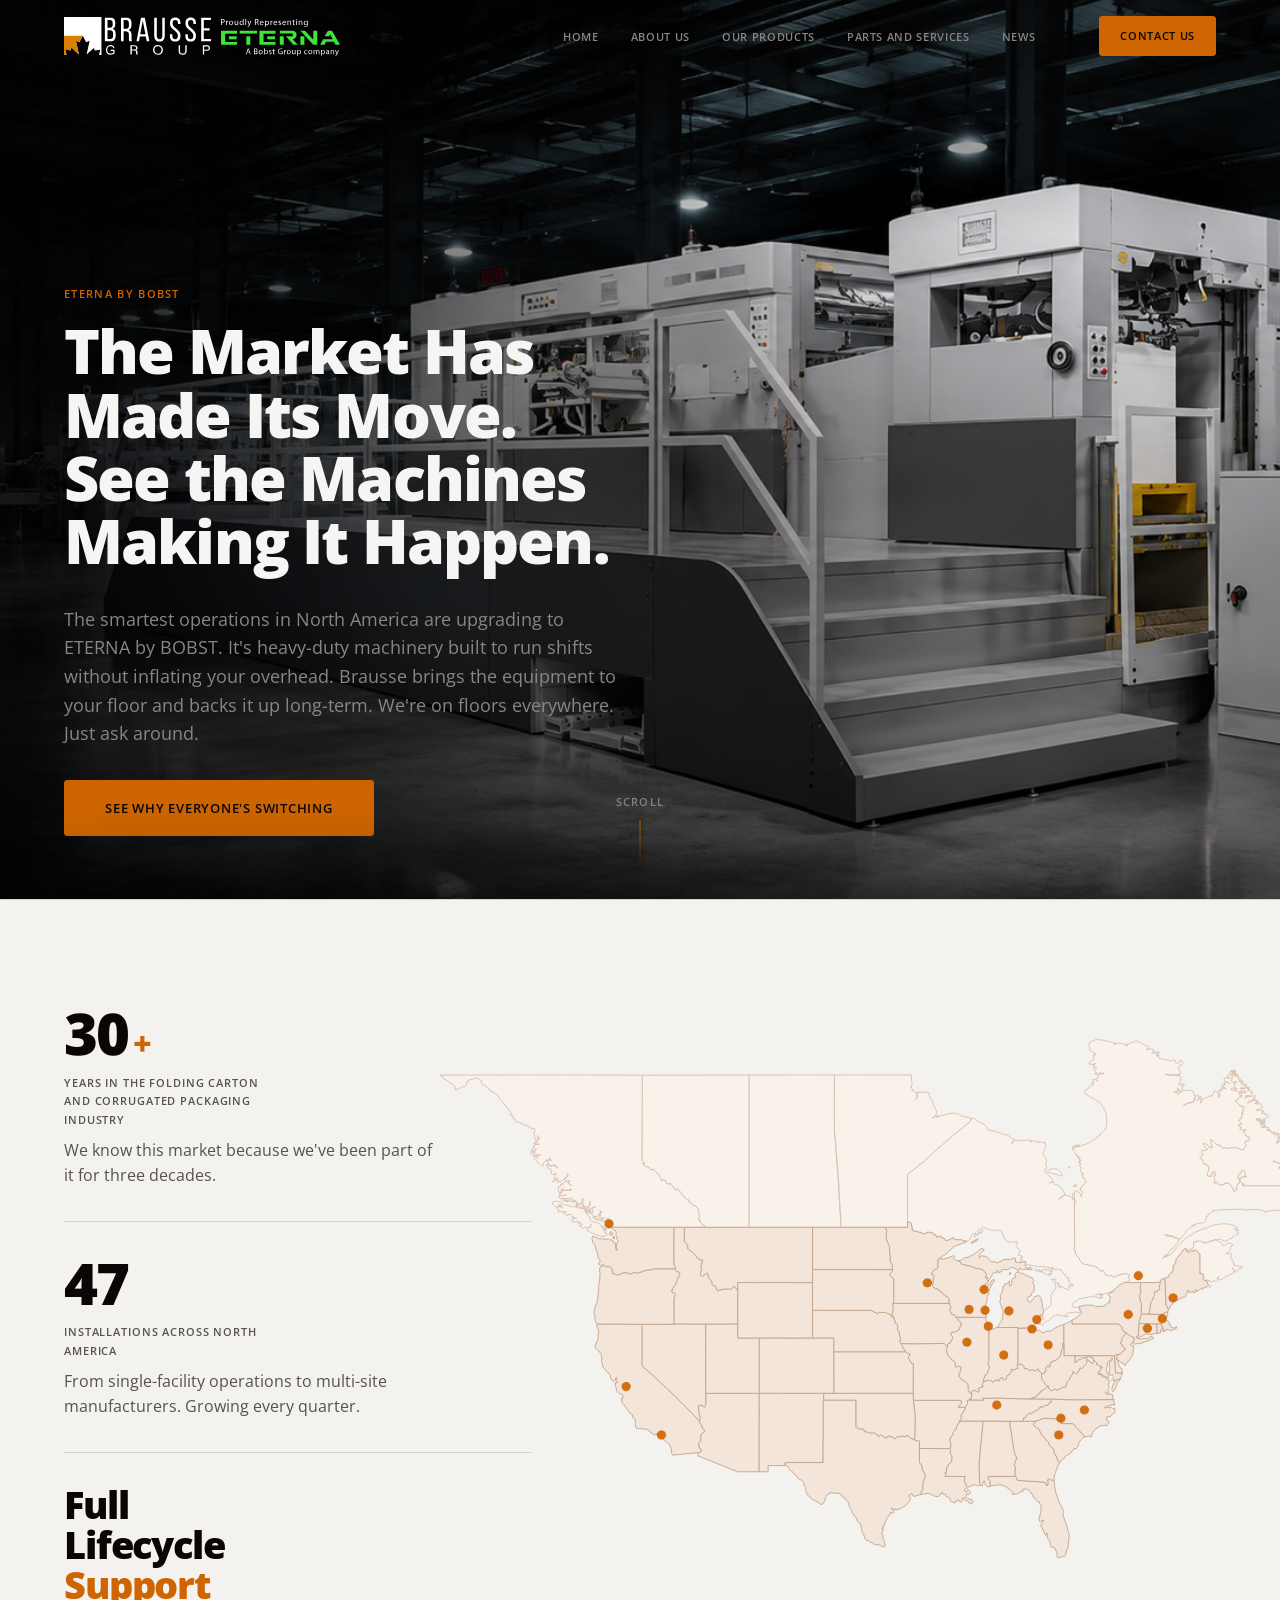
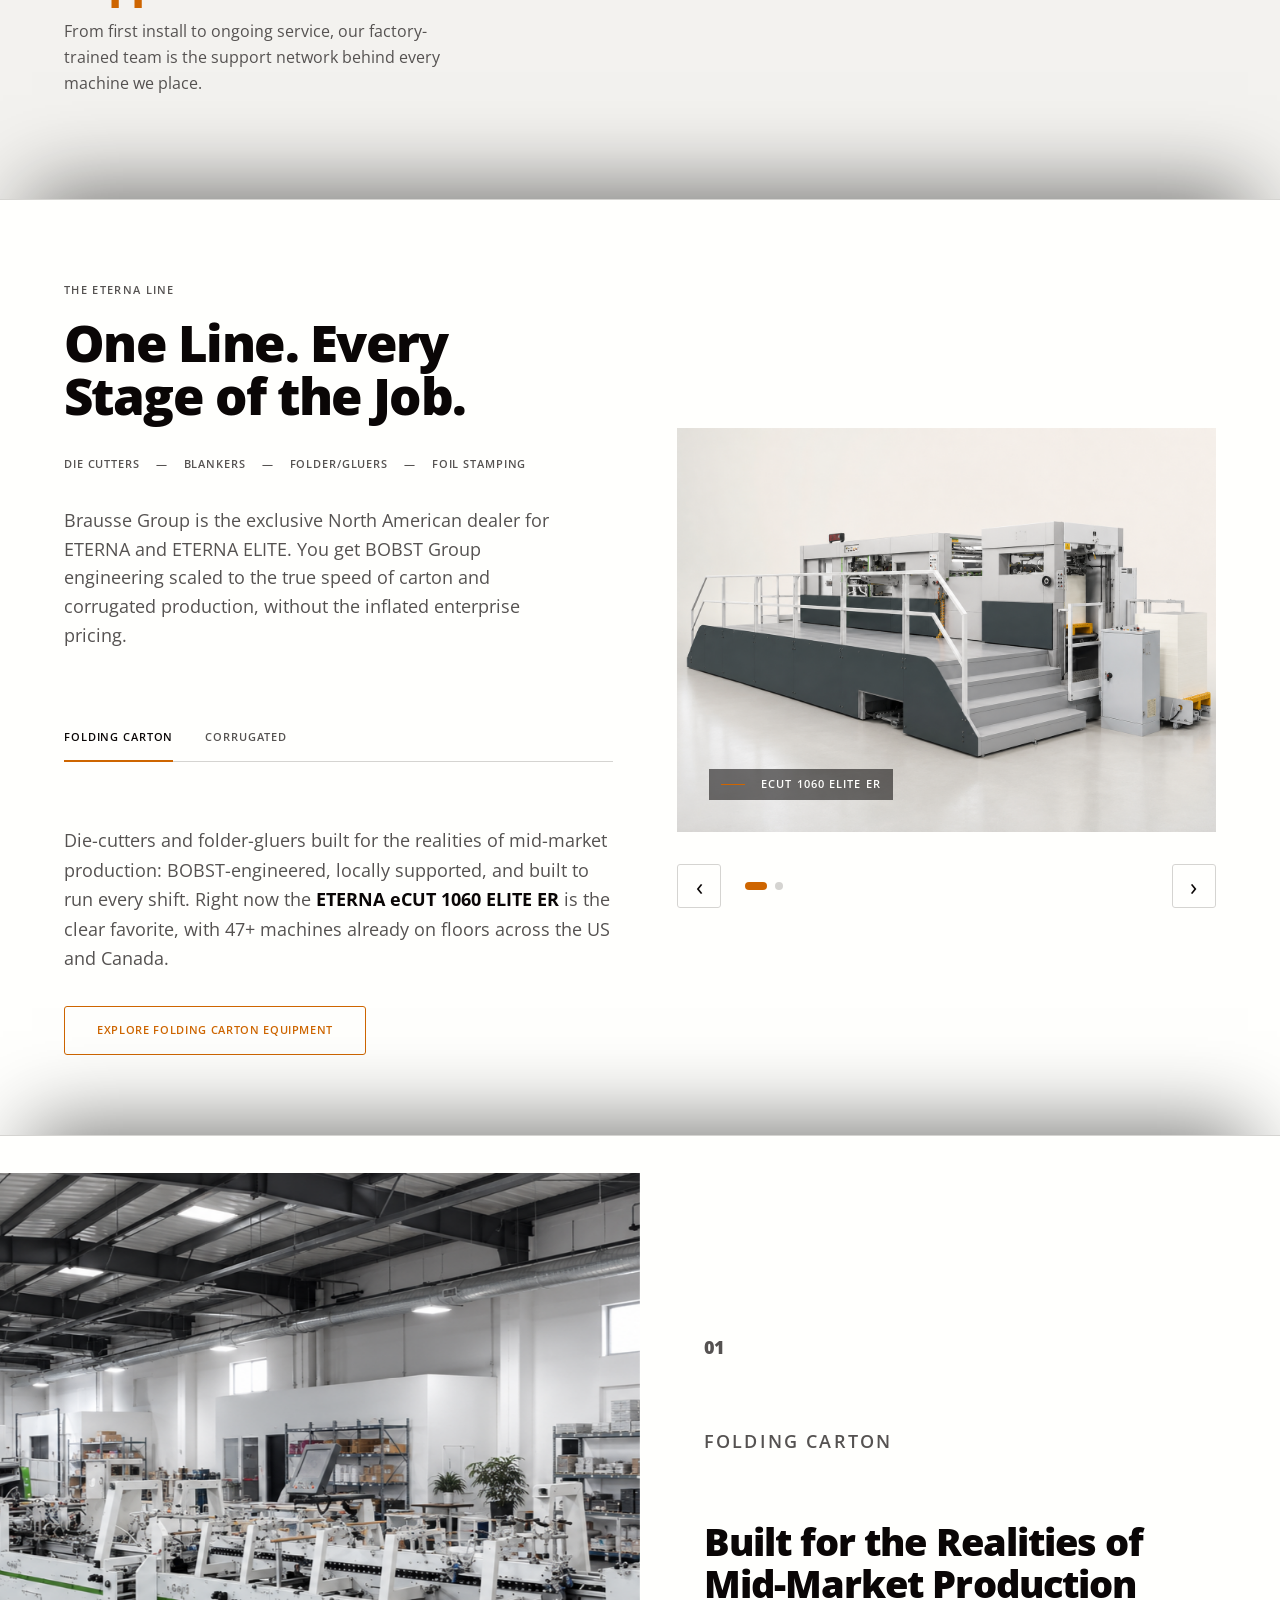
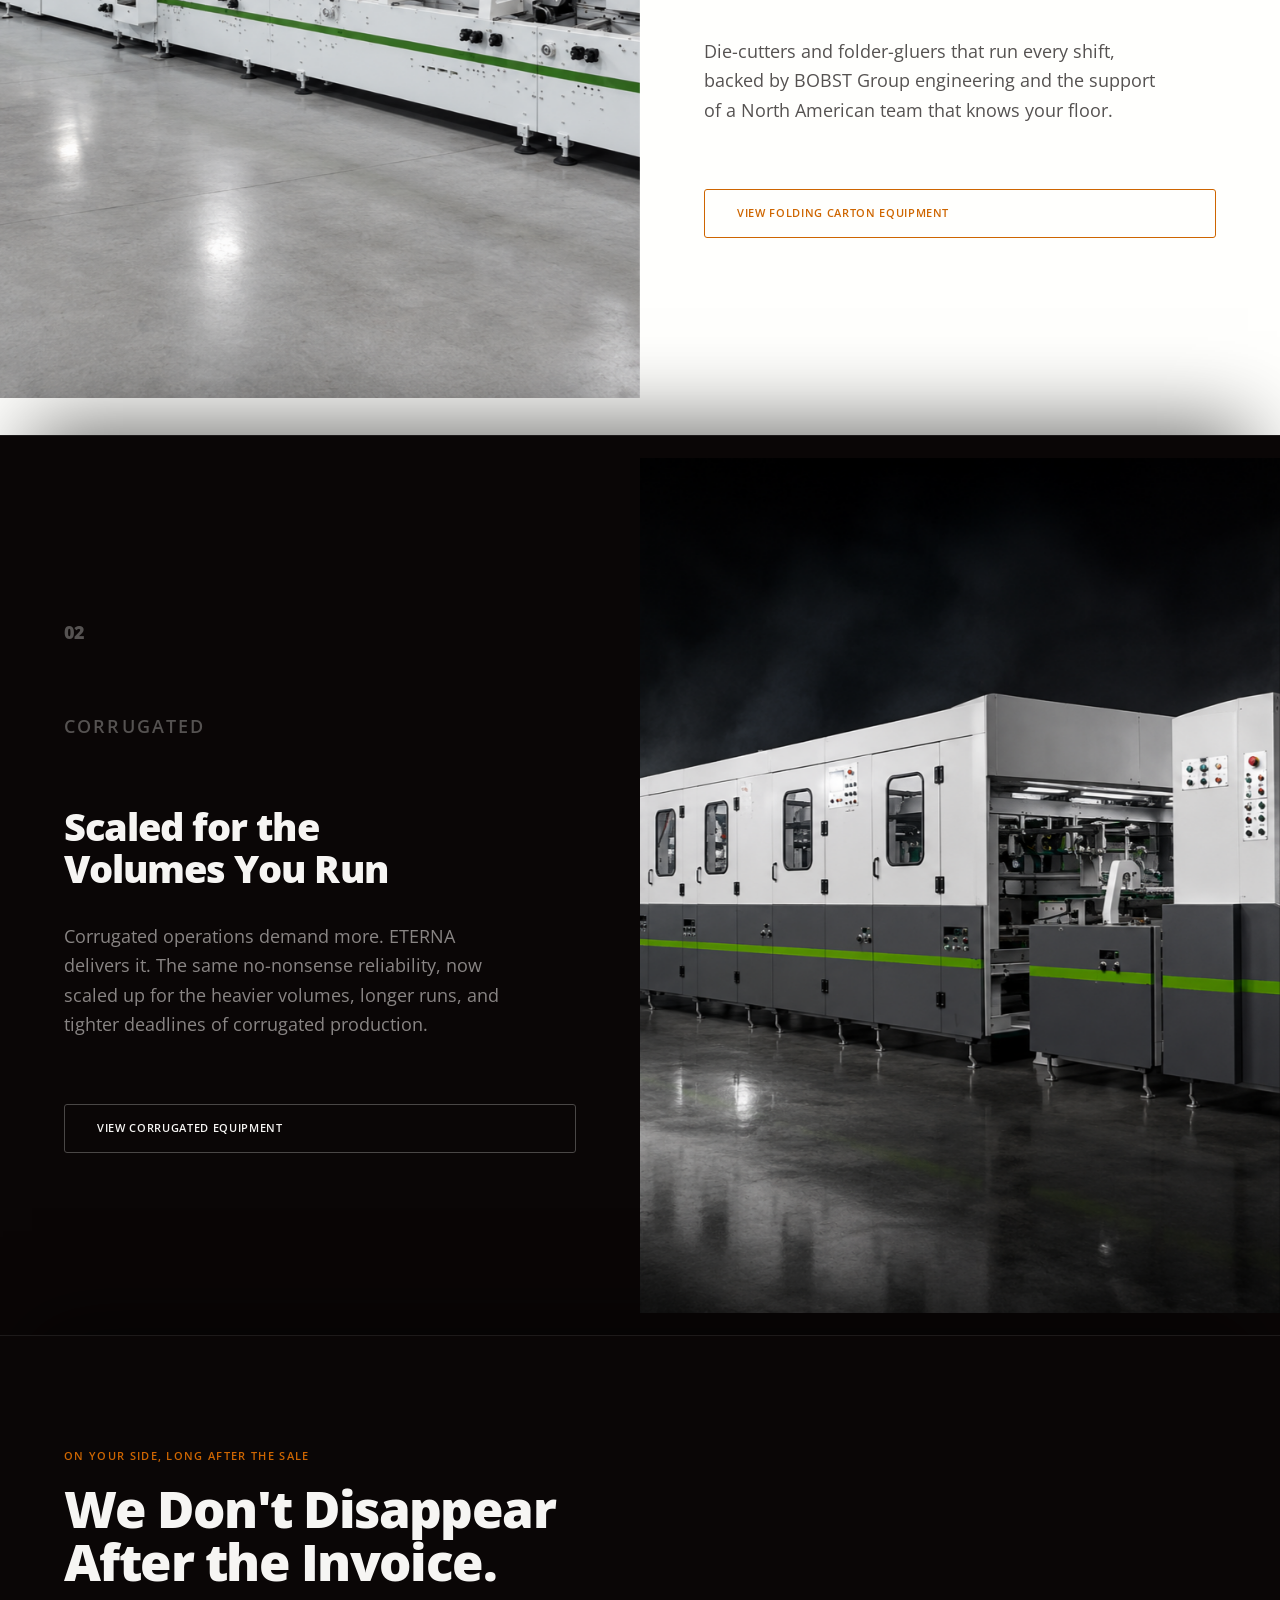
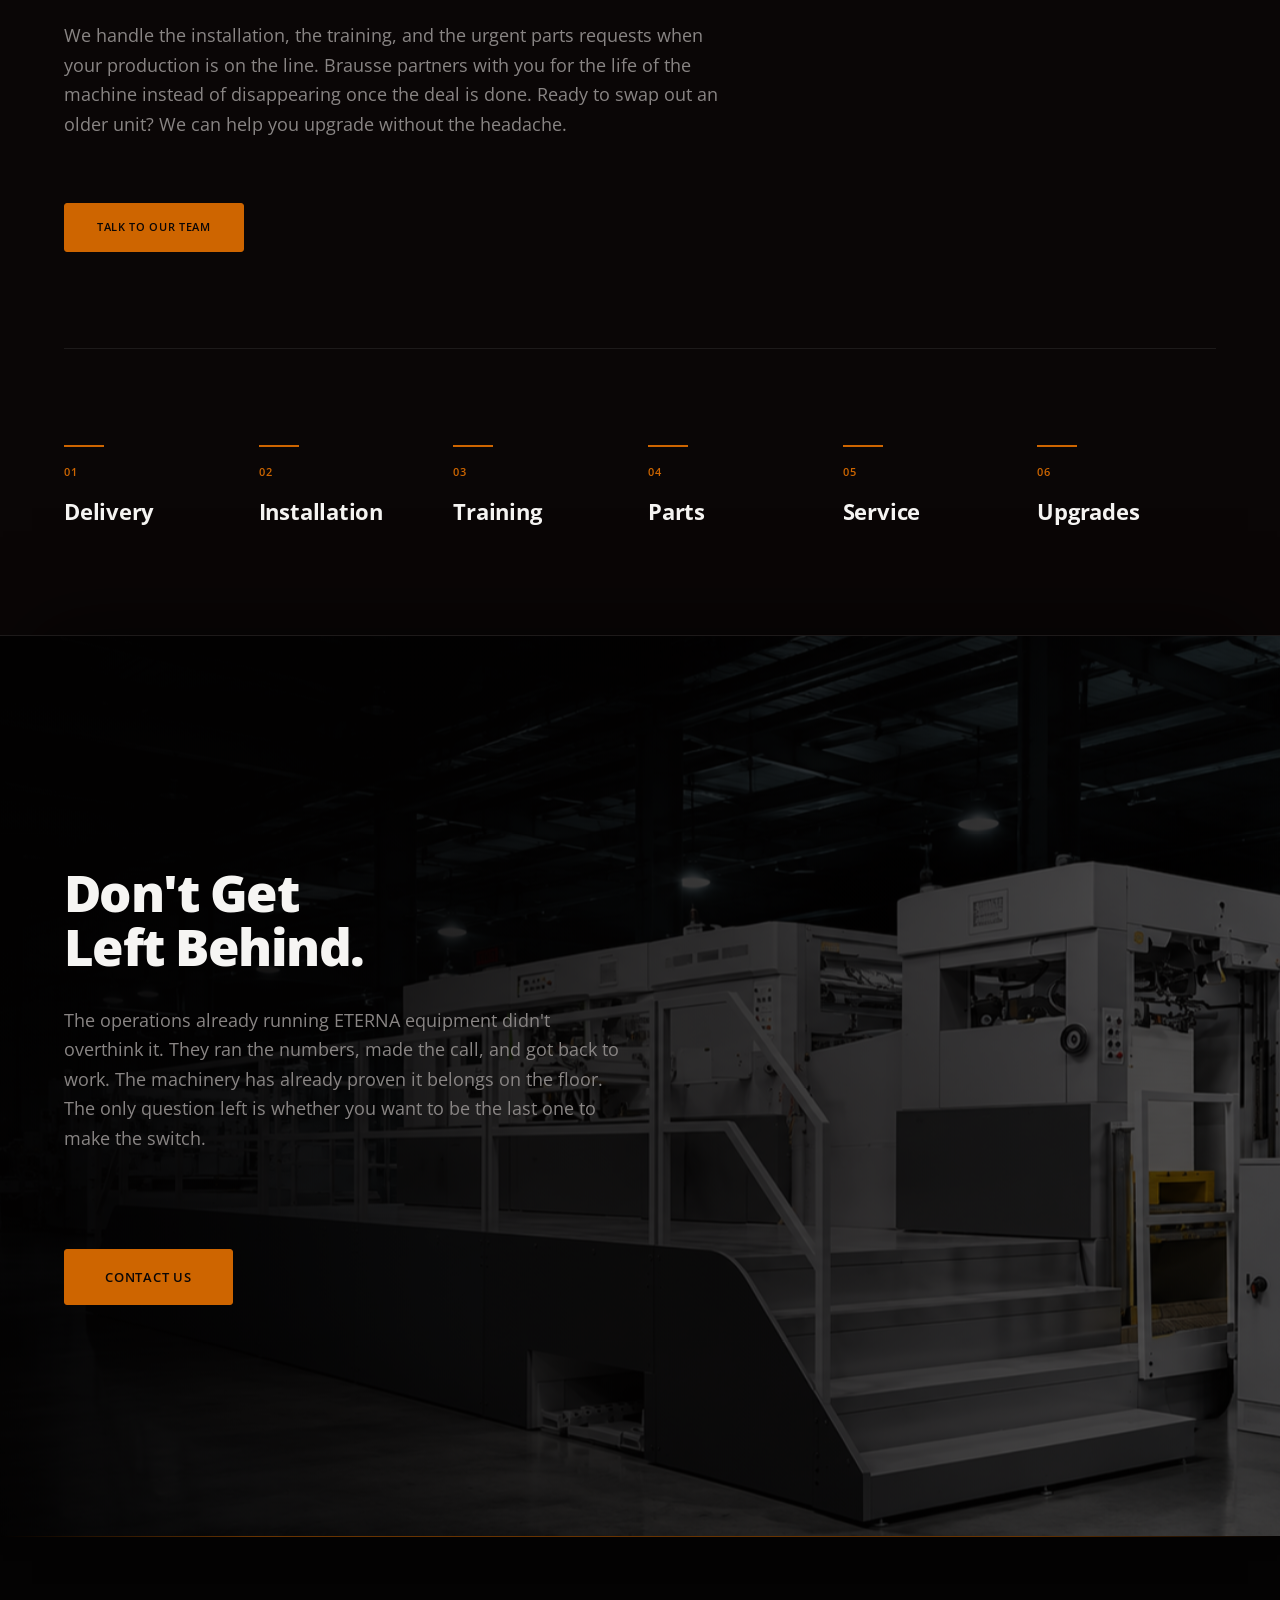
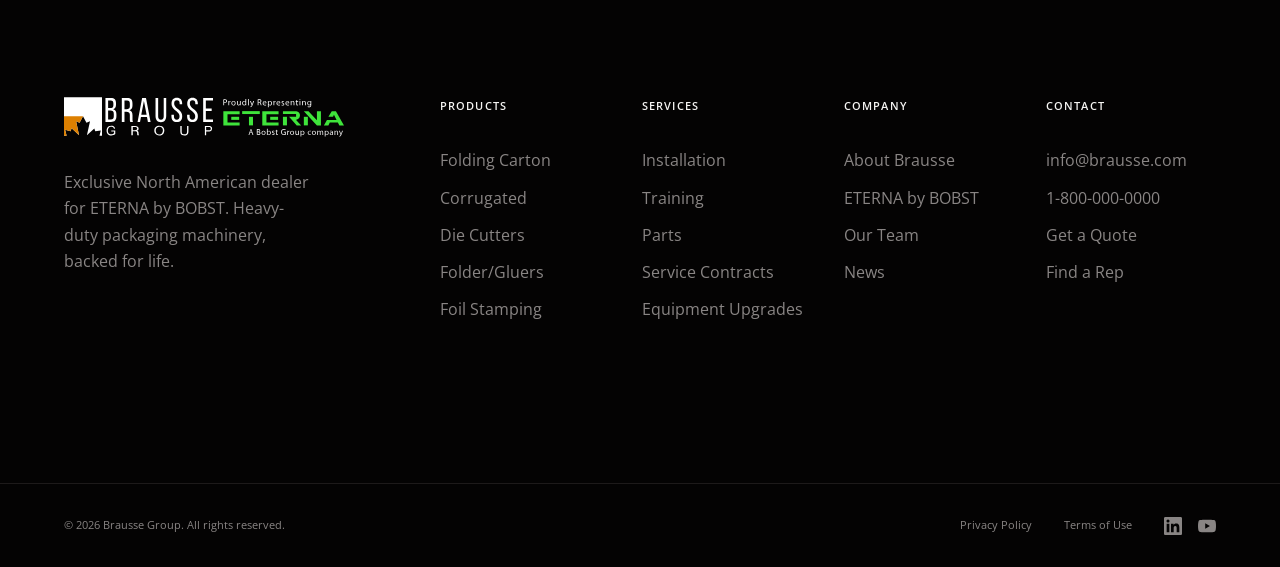
<file: prototype/index.html>
<!DOCTYPE html>
<html lang="en">
<head>
  <meta charset="UTF-8">
  <meta name="viewport" content="width=device-width, initial-scale=1.0">
  <title>Brausse Group | ETERNA by BOBST — Industrial Packaging Machinery</title>
  <meta name="description" content="Brausse Group is the exclusive North American dealer for ETERNA by BOBST. Heavy-duty packaging machinery for folding carton and corrugated production, backed by full lifecycle support.">
  <link rel="preconnect" href="https://fonts.googleapis.com">
  <link rel="preconnect" href="https://fonts.gstatic.com" crossorigin>
  <link href="https://fonts.googleapis.com/css2?family=Open+Sans:wght@400;500;600;700;800&display=swap" rel="stylesheet">
  <link rel="stylesheet" href="css/style.css">
</head>
<body>

  <!-- ============================================================
       HEADER
  ============================================================ -->
  <header class="site-header" id="site-header" role="banner">
    <div class="header__inner">
      <a href="#main-content" class="header__logo" aria-label="Brausse Group — ETERNA by BOBST — Home">
        <img src="assets/svg/logo-lockup-white.svg" alt="Brausse Group — ETERNA by BOBST" class="header__logo-img">
      </a>
      <nav class="header__nav" aria-label="Main navigation">
        <ul role="list">
          <li><a href="#main-content">Home</a></li>
          <li><a href="#about">About Us</a></li>
          <li><a href="#products">Our Products</a></li>
          <li><a href="#support">Parts and Services</a></li>
          <li><a href="#news">News</a></li>
        </ul>
      </nav>
      <a href="#contact" class="btn btn--primary header__cta">Contact Us</a>
      <button class="header__menu-btn" id="menu-btn" aria-label="Open menu" aria-expanded="false" aria-controls="mobile-menu">
        <span class="menu-btn__bar"></span>
        <span class="menu-btn__bar"></span>
        <span class="menu-btn__bar"></span>
      </button>
    </div>
  </header>

  <!-- Mobile Menu -->
  <div class="mobile-menu" id="mobile-menu" aria-hidden="true" role="dialog" aria-label="Navigation menu">
    <button class="mobile-menu__close" id="menu-close" aria-label="Close menu">
      <span aria-hidden="true">&times;</span>
    </button>
    <nav aria-label="Mobile navigation">
      <ul role="list">
        <li><a href="#main-content" class="mobile-menu__link">Home</a></li>
        <li><a href="#about" class="mobile-menu__link">About Us</a></li>
        <li><a href="#products" class="mobile-menu__link">Our Products</a></li>
        <li><a href="#support" class="mobile-menu__link">Parts and Services</a></li>
        <li><a href="#news" class="mobile-menu__link">News</a></li>
        <li><a href="#contact" class="mobile-menu__link mobile-menu__cta">Contact Us</a></li>
      </ul>
    </nav>
  </div>

  <main id="main-content" class="stack">

    <!-- ============================================================
         1. HERO
    ============================================================ -->
    <section class="hero" aria-label="Hero — ETERNA by BOBST">
      <div class="hero__media" aria-hidden="true">
        <div class="hero__bg"></div>
        <div class="hero__overlay"></div>
      </div>

      <div class="hero__inner">
        <div class="hero__content">
          <p class="eyebrow eyebrow--accent hero__eyebrow">ETERNA BY BOBST</p>
          <h1 class="hero__headline">The Market Has Made Its Move. See the Machines Making It Happen.</h1>
          <p class="hero__body">The smartest operations in North America are upgrading to ETERNA by BOBST. It's heavy-duty machinery built to run shifts without inflating your overhead. Brausse brings the equipment to your floor and backs it up long-term. We're on floors everywhere. Just ask around.</p>
          <a href="#products" class="btn btn--primary btn--large">See Why Everyone's Switching</a>
        </div>

      </div>

      <div class="hero__scroll" aria-hidden="true">
        <span class="hero__scroll-label">Scroll</span>
        <div class="hero__scroll-line"></div>
      </div>
    </section>


    <!-- ============================================================
         2. METRICS + MAP
    ============================================================ -->
    <section class="metrics" id="about" aria-label="Key metrics and installations">
      <div class="metrics__inner">

        <div class="metrics__data" data-stagger>
          <div class="metrics__item">
            <div class="metrics__number" data-target="30" data-suffix="+" aria-label="30 plus years">
              <span class="count-up">30</span><span class="metrics__suffix">+</span>
            </div>
            <p class="metrics__label">Years in the folding carton and corrugated packaging industry</p>
            <p class="metrics__body">We know this market because we've been part of it for three decades.</p>
          </div>

          <div class="metrics__item">
            <div class="metrics__number" data-target="47" aria-label="47 installations">
              <span class="count-up">47</span>
            </div>
            <p class="metrics__label">Installations across North America</p>
            <p class="metrics__body">From single-facility operations to multi-site manufacturers. Growing every quarter.</p>
          </div>

          <div class="metrics__item">
            <div class="metrics__feature">
              <span class="metrics__feature-word">Full</span>
              <span class="metrics__feature-word">Lifecycle</span>
              <span class="metrics__feature-word metrics__feature-accent">Support</span>
            </div>
            <p class="metrics__body">From first install to ongoing service, our factory-trained team is the support network behind every machine we place.</p>
          </div>
        </div>

        <figure class="metrics__map reveal-item">
          <svg class="na-map" viewBox="0 -120 960 654" xmlns="http://www.w3.org/2000/svg" role="img" aria-label="Map of the United States and southern Canada showing ETERNA eCUT 1060 ELITE installations clustered across the Midwest, Northeast and Carolinas, with sites on the West Coast and in Canada">
        <g class="na-map__canada" aria-hidden="true">
        <path d="M885.8,62.1 L884.4,63.9 L880.7,65.1 L884.5,61.8 L885.8,62.1ZM1108.1,-30.6 L1106.4,-30.7 L1105.8,-32.6 L1100.0,-31.0 L1098.7,-32.0 L1097.4,-30.4 L1093.3,-28.5 L1089.9,-27.7 L1089.0,-29.0 L1086.6,-28.5 L1084.2,-27.1 L1082.6,-26.9 L1084.0,-25.8 L1080.0,-23.7 L1079.2,-21.8 L1077.3,-22.3 L1078.1,-20.3 L1078.2,-18.4 L1076.9,-17.2 L1076.5,-19.3 L1075.5,-17.8 L1074.2,-16.3 L1071.7,-14.9 L1070.0,-14.0 L1067.9,-11.0 L1064.2,-10.1 L1063.1,-8.8 L1062.0,-6.3 L1059.3,-5.8 L1057.2,-5.8 L1055.3,-6.2 L1051.7,-5.3 L1049.0,-5.9 L1047.5,-5.6 L1046.0,-5.0 L1044.5,-5.7 L1043.1,-4.9 L1040.1,-5.1 L1033.3,-2.9 L1035.3,-4.2 L1032.1,-3.8 L1031.2,-5.4 L1025.3,-5.9 L1022.3,-7.1 L1016.8,-6.9 L1013.1,-7.0 L1009.9,-7.1 L1006.7,-6.0 L1004.6,-6.5 L1002.8,-6.2 L999.3,-7.5 L993.7,-6.5 L988.9,-7.7 L982.2,-6.6 L977.0,-7.0 L968.5,-6.4 L964.7,-7.0 L963.0,-5.5 L960.1,-5.6 L957.9,-5.0 L956.7,-6.6 L955.1,-5.3 L956.9,-4.4 L953.5,-4.8 L951.9,-1.8 L948.3,-0.4 L947.1,2.8 L945.2,3.1 L945.0,5.8 L943.8,7.7 L943.9,10.2 L941.4,13.3 L938.4,13.1 L934.5,14.3 L932.1,13.9 L929.5,14.4 L928.9,15.8 L926.6,16.0 L928.3,16.6 L926.2,18.0 L924.8,18.9 L925.5,17.3 L924.3,16.0 L924.9,17.5 L921.6,19.2 L921.0,21.0 L918.7,22.0 L915.9,23.9 L914.3,24.9 L912.9,28.6 L910.5,31.5 L908.2,34.6 L905.9,36.0 L904.2,38.2 L902.1,37.8 L899.7,35.4 L896.6,35.3 L893.0,33.2 L887.9,33.1 L886.7,32.0 L883.1,31.4 L881.7,31.8 L883.3,31.7 L886.3,32.8 L884.6,33.5 L886.6,33.7 L891.5,33.7 L894.6,34.8 L896.1,36.0 L900.0,36.4 L901.3,38.1 L903.4,38.8 L900.2,45.8 L896.8,48.2 L895.7,50.0 L895.4,51.7 L890.9,52.9 L889.7,56.3 L887.3,60.0 L883.2,62.0 L879.6,65.2 L878.0,67.5 L880.5,65.4 L882.7,65.3 L890.2,62.0 L893.5,58.9 L895.8,55.5 L898.3,53.9 L898.7,51.8 L900.7,50.7 L906.4,44.6 L907.9,41.5 L909.7,40.8 L918.1,33.4 L919.7,33.2 L922.7,31.6 L924.1,29.9 L930.5,26.6 L938.7,23.1 L946.6,20.8 L953.5,17.5 L960.2,15.8 L968.4,15.3 L970.6,14.6 L981.0,15.6 L986.8,17.7 L992.5,21.9 L993.7,25.2 L991.5,23.8 L987.3,22.6 L988.6,23.6 L990.2,24.5 L993.7,28.0 L991.9,28.4 L993.2,30.1 L991.3,31.3 L984.7,34.0 L983.8,36.9 L980.6,37.2 L975.7,40.8 L972.7,41.1 L967.0,38.6 L965.6,37.5 L962.6,39.0 L959.1,38.7 L956.2,38.6 L955.2,39.9 L950.2,41.1 L948.6,41.9 L946.9,42.5 L944.6,43.5 L942.4,43.3 L937.9,42.4 L929.6,41.0 L929.5,42.6 L925.4,42.7 L925.3,48.3 L925.3,50.3 L922.1,53.2 L914.6,55.8 L914.5,53.2 L911.5,52.6 L899.3,68.6 L898.8,71.1 L898.3,74.1 L895.9,76.1 L894.4,79.1 L894.1,81.7 L894.0,83.8 L894.9,85.2 L892.3,87.5 L890.1,90.2 L887.3,93.3 L888.7,95.9 L886.1,95.2 L885.8,96.7 L885.4,98.3 L883.5,97.0 L881.4,97.8 L880.3,99.1 L878.0,97.9 L876.5,99.2 L875.8,101.7 L874.6,102.9 L868.2,104.0 L857.7,104.0 L847.3,103.9 L844.8,104.0 L833.8,104.3 L822.2,104.3 L826.0,102.6 L827.1,101.0 L828.9,99.9 L826.4,97.5 L827.7,92.3 L823.7,90.8 L820.0,90.6 L810.6,93.1 L804.2,96.3 L800.5,93.3 L798.8,93.2 L796.3,94.5 L791.9,92.5 L790.2,89.1 L789.0,88.1 L788.7,85.9 L787.0,85.4 L786.8,87.2 L782.2,85.7 L781.0,84.4 L780.3,82.5 L776.5,79.9 L774.5,79.2 L757.9,76.0 L757.1,74.7 L753.9,72.3 L750.6,66.0 L748.1,63.3 L745.9,59.8 L746.0,56.5 L743.8,52.8 L744.8,50.2 L744.7,28.4 L744.7,25.0 L744.4,-21.1 L747.3,-17.3 L746.3,-19.5 L744.4,-21.6 L744.4,-26.0 L744.2,-31.6 L744.2,-33.6 L747.4,-35.8 L749.2,-35.3 L748.5,-33.8 L751.0,-33.3 L752.7,-32.0 L754.1,-28.0 L755.6,-25.4 L754.4,-26.8 L754.6,-28.4 L756.0,-29.3 L756.9,-32.2 L756.3,-34.8 L754.0,-35.8 L752.6,-38.3 L755.7,-39.6 L754.8,-41.7 L757.2,-42.4 L757.9,-44.1 L759.9,-45.3 L760.6,-46.8 L762.7,-48.0 L760.3,-48.7 L761.3,-50.5 L760.5,-52.1 L760.5,-53.8 L756.9,-54.8 L757.6,-56.6 L756.0,-57.8 L757.6,-59.5 L758.2,-61.5 L755.4,-61.4 L755.3,-63.2 L753.4,-64.5 L754.5,-67.5 L754.4,-69.2 L754.1,-72.0 L753.3,-73.3 L751.3,-74.6 L752.9,-75.2 L754.5,-75.8 L753.3,-76.9 L752.9,-78.4 L750.6,-78.8 L752.5,-79.3 L752.0,-80.9 L754.7,-81.1 L752.1,-82.0 L753.2,-83.2 L750.9,-84.1 L752.6,-83.9 L753.7,-84.9 L751.8,-85.8 L748.4,-86.7 L750.3,-86.8 L751.5,-87.7 L749.8,-88.3 L746.9,-89.1 L748.5,-90.2 L746.6,-90.5 L745.4,-92.7 L745.2,-94.6 L743.3,-96.7 L743.4,-98.4 L740.8,-98.8 L742.8,-99.7 L749.2,-102.1 L753.5,-102.7 L755.3,-104.1 L763.9,-106.8 L773.2,-112.1 L774.9,-113.8 L782.0,-118.5 L784.1,-120.8 L782.6,-120.5 L788.1,-125.5 L791.1,-128.3 L791.7,-130.9 L793.0,-133.3 L793.3,-135.6 L793.5,-143.9 L792.7,-148.8 L793.2,-150.3 L791.2,-156.5 L788.6,-161.2 L783.1,-169.5 L777.6,-172.5 L775.6,-174.7 L769.1,-177.0 L768.1,-178.6 L765.0,-180.0 L762.9,-182.1 L764.0,-180.3 L761.7,-181.9 L760.1,-182.0 L761.7,-183.8 L760.4,-185.2 L760.4,-188.2 L762.0,-188.2 L763.4,-189.2 L765.3,-189.9 L765.8,-192.3 L767.9,-193.4 L772.1,-196.0 L773.1,-197.5 L774.4,-198.3 L772.9,-199.0 L770.7,-198.8 L771.5,-200.6 L773.8,-201.4 L774.0,-203.1 L772.5,-204.3 L774.7,-204.2 L776.3,-204.7 L777.9,-203.4 L780.4,-201.9 L778.4,-202.7 L776.7,-204.5 L777.9,-205.7 L780.8,-206.7 L779.6,-208.8 L780.7,-210.3 L782.2,-212.0 L784.6,-212.4 L786.2,-213.2 L787.8,-213.2 L789.4,-214.4 L786.8,-213.4 L782.3,-214.3 L783.8,-213.4 L781.3,-213.6 L780.4,-211.7 L778.5,-211.8 L775.3,-212.5 L776.5,-213.7 L778.9,-213.8 L776.6,-215.2 L776.7,-217.1 L773.5,-219.3 L776.2,-221.6 L778.8,-222.5 L776.6,-223.1 L774.7,-222.6 L772.0,-224.5 L775.7,-227.0 L773.4,-227.1 L777.2,-228.7 L771.1,-226.8 L769.9,-227.7 L766.2,-227.7 L766.7,-229.3 L770.2,-232.2 L772.4,-233.2 L772.7,-235.3 L774.3,-236.4 L772.7,-241.6 L774.2,-241.1 L776.4,-241.9 L774.7,-243.0 L777.8,-243.5 L775.3,-244.3 L772.8,-246.8 L771.0,-246.5 L769.2,-247.5 L768.0,-250.3 L768.0,-252.1 L767.1,-253.3 L766.7,-256.7 L766.8,-259.0 L768.9,-261.4 L774.1,-263.0 L777.6,-265.5 L779.5,-264.7 L784.7,-264.0 L786.4,-264.4 L799.4,-261.1 L802.6,-260.5 L807.5,-259.2 L804.4,-257.1 L810.1,-259.3 L812.7,-259.6 L815.5,-259.1 L819.1,-258.3 L821.8,-256.1 L825.1,-255.3 L822.0,-257.1 L827.5,-258.4 L829.6,-259.9 L834.2,-260.6 L836.3,-262.7 L839.4,-263.2 L841.3,-261.0 L844.1,-260.9 L847.0,-259.7 L849.4,-256.9 L851.9,-256.1 L853.9,-255.4 L856.4,-255.5 L856.6,-253.8 L855.6,-252.0 L853.7,-249.6 L855.8,-250.6 L856.9,-249.0 L856.3,-251.1 L863.3,-250.2 L864.5,-248.9 L863.0,-247.9 L865.6,-247.6 L866.8,-246.3 L865.2,-244.7 L862.8,-245.1 L861.7,-244.0 L863.2,-244.7 L865.2,-244.3 L866.9,-244.7 L867.7,-246.0 L871.9,-245.9 L873.5,-244.8 L868.9,-243.2 L870.7,-241.9 L868.4,-241.1 L873.3,-240.6 L871.6,-239.8 L869.5,-239.9 L872.0,-239.0 L873.1,-237.4 L873.4,-235.4 L875.1,-236.8 L876.8,-234.6 L879.3,-235.6 L882.6,-234.7 L883.8,-233.6 L885.8,-233.5 L888.4,-233.2 L890.1,-232.3 L892.1,-232.6 L893.7,-234.1 L896.7,-233.9 L897.5,-232.3 L897.6,-229.9 L900.2,-228.1 L901.5,-228.9 L903.0,-230.4 L904.6,-229.5 L904.1,-231.3 L904.6,-233.2 L906.9,-233.6 L908.3,-230.5 L909.3,-228.1 L903.6,-225.4 L903.9,-223.7 L901.8,-222.1 L903.1,-220.8 L903.5,-218.7 L905.4,-216.0 L905.1,-212.5 L903.6,-212.0 L901.6,-212.4 L902.8,-211.1 L893.6,-211.7 L890.0,-210.9 L882.3,-212.4 L889.8,-210.4 L895.3,-210.8 L898.0,-209.9 L903.5,-210.3 L906.1,-208.3 L905.3,-206.6 L904.6,-204.7 L906.8,-203.8 L906.0,-202.5 L904.2,-201.9 L903.1,-200.8 L904.8,-198.9 L902.9,-196.8 L905.0,-196.4 L908.6,-197.5 L911.2,-196.9 L911.4,-195.1 L909.2,-195.1 L907.6,-194.6 L906.5,-193.6 L909.7,-192.0 L908.1,-190.5 L907.9,-187.8 L906.4,-186.0 L904.4,-185.7 L903.6,-187.2 L904.4,-188.6 L903.0,-189.9 L901.1,-191.2 L900.7,-189.2 L902.2,-188.6 L902.3,-186.5 L900.7,-187.4 L895.0,-185.2 L898.4,-184.5 L900.3,-185.3 L900.2,-183.6 L902.3,-183.9 L901.0,-182.6 L902.1,-181.4 L903.9,-183.7 L905.4,-184.9 L907.0,-185.3 L909.6,-187.4 L913.1,-188.0 L917.0,-187.5 L919.1,-188.4 L925.1,-186.1 L925.3,-183.7 L925.8,-181.7 L926.8,-180.1 L928.3,-180.4 L927.8,-177.4 L926.3,-174.1 L925.9,-171.7 L923.9,-170.0 L915.8,-168.2 L912.0,-166.3 L909.3,-164.1 L916.0,-167.8 L924.9,-169.9 L926.4,-171.2 L926.5,-173.2 L927.7,-174.4 L928.7,-177.8 L928.7,-179.4 L931.0,-179.8 L933.1,-179.6 L932.7,-177.5 L933.8,-175.7 L929.9,-172.0 L932.2,-173.5 L933.7,-173.9 L934.7,-175.3 L934.9,-178.8 L936.8,-178.0 L936.4,-176.5 L935.8,-175.0 L937.2,-174.3 L936.3,-172.5 L936.8,-170.5 L935.7,-168.4 L937.4,-170.0 L937.1,-171.6 L939.9,-174.8 L941.5,-174.9 L944.9,-177.0 L946.8,-177.2 L948.6,-179.6 L950.2,-178.0 L950.8,-179.4 L953.9,-179.3 L953.8,-181.8 L954.7,-183.2 L956.4,-184.2 L956.3,-186.3 L958.2,-186.8 L962.1,-184.2 L962.7,-182.7 L964.1,-182.1 L963.5,-179.5 L964.0,-177.6 L962.4,-176.7 L964.5,-177.3 L964.2,-179.2 L965.4,-180.2 L966.7,-181.1 L964.9,-182.6 L963.4,-183.5 L962.2,-185.3 L963.5,-187.2 L967.2,-186.9 L964.0,-188.0 L966.3,-188.9 L969.1,-188.5 L967.2,-190.2 L969.4,-191.0 L972.0,-189.7 L970.7,-191.1 L974.9,-190.9 L971.3,-192.2 L969.8,-191.5 L968.5,-193.2 L968.0,-195.7 L970.5,-194.0 L972.1,-195.4 L970.9,-196.4 L970.8,-198.0 L974.3,-195.9 L972.9,-197.5 L972.1,-199.2 L977.0,-199.7 L980.4,-198.0 L976.5,-200.3 L973.4,-200.8 L971.3,-205.5 L974.1,-206.8 L977.6,-206.5 L980.4,-206.1 L976.7,-207.6 L976.8,-209.4 L979.0,-209.7 L978.1,-211.3 L979.7,-212.5 L980.2,-214.2 L982.1,-215.4 L980.8,-216.5 L982.3,-217.3 L985.9,-218.3 L987.6,-217.4 L982.5,-216.6 L983.9,-214.8 L986.0,-214.8 L986.6,-213.4 L984.4,-213.3 L983.4,-211.9 L981.6,-212.1 L982.6,-210.3 L985.7,-209.6 L983.9,-208.6 L983.8,-204.8 L982.9,-201.2 L984.9,-199.4 L989.3,-201.2 L990.8,-200.5 L988.2,-199.2 L988.2,-197.2 L988.1,-195.3 L988.3,-193.4 L990.4,-191.6 L991.6,-190.4 L989.6,-189.7 L985.7,-190.7 L982.9,-190.8 L982.7,-189.2 L984.7,-188.9 L987.1,-187.7 L991.4,-187.6 L992.1,-185.4 L993.8,-184.7 L996.3,-186.3 L998.9,-186.5 L1000.1,-187.4 L1003.0,-186.8 L1004.7,-184.8 L1003.2,-184.1 L995.5,-183.3 L994.7,-181.8 L995.9,-180.0 L998.1,-180.9 L999.2,-179.0 L993.8,-176.4 L992.9,-174.0 L989.9,-172.9 L989.3,-170.9 L992.9,-169.8 L995.4,-164.2 L997.5,-164.8 L998.1,-163.4 L1000.1,-163.4 L1001.2,-162.0 L1001.9,-163.4 L1002.7,-162.0 L1000.8,-160.7 L1000.1,-158.2 L1001.0,-155.9 L999.0,-154.9 L998.3,-153.1 L1000.5,-152.9 L999.7,-151.5 L998.4,-149.4 L998.5,-147.9 L997.6,-146.6 L996.2,-144.9 L995.0,-143.1 L997.2,-138.6 L998.4,-136.3 L996.7,-135.7 L993.6,-136.0 L994.6,-134.0 L994.9,-132.5 L996.7,-132.5 L998.3,-131.6 L996.1,-130.4 L996.0,-128.6 L998.8,-129.6 L999.7,-127.9 L1005.3,-127.5 L1001.3,-125.8 L1000.9,-124.1 L1004.6,-120.7 L1005.3,-118.6 L1007.7,-117.0 L1010.2,-117.1 L1009.7,-114.8 L1011.0,-113.4 L1009.7,-112.2 L1004.1,-109.9 L1003.3,-107.3 L1005.5,-105.5 L1001.7,-97.9 L996.7,-98.2 L991.0,-100.8 L987.4,-100.1 L983.2,-100.7 L978.1,-99.6 L972.9,-100.7 L968.9,-100.0 L966.6,-102.5 L966.2,-104.1 L964.6,-104.5 L960.0,-105.8 L954.5,-111.3 L952.8,-111.3 L951.3,-113.1 L952.7,-110.3 L951.5,-108.2 L953.2,-105.6 L952.9,-103.8 L954.1,-101.6 L952.3,-101.4 L948.5,-101.8 L947.2,-103.9 L942.8,-106.2 L940.7,-107.5 L941.8,-103.4 L943.4,-102.3 L944.7,-100.1 L947.1,-98.1 L944.1,-97.8 L942.7,-95.6 L939.7,-97.2 L937.9,-96.9 L937.4,-95.1 L938.2,-93.8 L939.6,-91.6 L939.0,-90.2 L937.3,-88.7 L935.0,-86.3 L935.7,-85.0 L937.8,-83.5 L938.1,-82.0 L940.7,-80.3 L939.7,-76.7 L945.4,-75.4 L945.6,-73.7 L946.6,-72.1 L949.1,-71.1 L947.8,-68.1 L948.5,-66.3 L948.0,-64.6 L946.4,-62.9 L946.7,-59.9 L946.2,-58.3 L949.4,-57.1 L949.7,-58.7 L950.7,-56.9 L953.1,-58.2 L953.4,-62.9 L955.4,-62.8 L956.2,-64.7 L958.3,-63.4 L959.5,-61.4 L957.7,-60.5 L958.6,-58.5 L956.8,-57.8 L956.9,-55.8 L957.8,-54.4 L958.1,-51.5 L956.4,-50.7 L956.8,-47.2 L958.4,-45.8 L959.0,-47.7 L959.4,-49.5 L961.1,-47.6 L962.8,-47.5 L962.8,-45.5 L965.2,-44.0 L967.1,-43.9 L967.8,-45.3 L970.9,-44.0 L971.4,-45.6 L972.7,-47.4 L978.3,-46.6 L982.5,-43.4 L982.6,-41.5 L986.8,-39.4 L984.7,-37.7 L986.5,-35.5 L986.9,-33.7 L989.1,-36.0 L992.0,-37.5 L990.5,-39.8 L990.9,-42.2 L991.6,-44.0 L992.1,-45.7 L994.4,-46.2 L994.2,-48.9 L995.0,-50.8 L992.9,-54.5 L993.0,-57.1 L993.8,-58.5 L993.5,-60.9 L995.0,-61.5 L997.0,-61.2 L997.6,-63.5 L997.6,-65.6 L1001.3,-66.4 L1002.4,-64.9 L1003.7,-63.4 L1002.9,-59.2 L1005.7,-57.8 L998.9,-56.0 L996.8,-55.0 L995.0,-52.9 L996.7,-52.6 L997.5,-51.0 L997.3,-48.5 L1001.9,-45.6 L1002.2,-43.8 L999.2,-44.5 L1000.3,-43.0 L1103.8,-43.0 L1108.2,-43.0 L1108.1,-30.6Z"/>
        <path d="M987.6,-217.4 L990.1,-216.1 L986.4,-217.2 L984.0,-215.9 L987.3,-216.6 L988.8,-215.9 L987.2,-214.7 L989.7,-215.7 L988.4,-213.5 L986.1,-212.6 L982.9,-210.8 L986.5,-212.2 L988.9,-212.3 L990.2,-213.7 L990.3,-212.0 L986.8,-211.1 L989.9,-210.5 L988.2,-208.8 L990.4,-209.5 L992.7,-211.0 L991.0,-211.4 L993.5,-211.7 L991.5,-210.0 L993.3,-209.4 L992.1,-208.4 L994.3,-208.9 L993.4,-206.6 L993.7,-204.4 L997.0,-204.6 L995.5,-203.4 L994.3,-201.0 L995.6,-201.7 L996.4,-203.2 L998.5,-202.7 L996.6,-200.7 L998.4,-202.0 L1000.8,-200.9 L999.6,-198.8 L996.3,-198.8 L1000.1,-198.2 L999.5,-195.1 L1002.0,-197.7 L1003.7,-197.4 L1003.9,-195.6 L1002.2,-194.7 L1006.4,-196.0 L1005.5,-194.8 L1005.6,-192.7 L1003.6,-191.8 L1000.1,-191.1 L997.4,-191.8 L995.5,-190.5 L998.0,-191.3 L998.4,-189.1 L998.4,-190.7 L1004.0,-190.7 L1006.5,-192.2 L1010.5,-191.2 L1007.1,-190.6 L1008.9,-190.1 L1007.6,-188.9 L1009.7,-189.6 L1007.3,-187.0 L1010.0,-187.4 L1011.4,-188.0 L1013.8,-186.3 L1013.9,-184.7 L1011.9,-183.9 L1014.7,-184.0 L1013.9,-182.3 L1009.8,-179.6 L1005.4,-179.9 L1004.0,-179.0 L1006.3,-179.3 L1003.0,-175.4 L1008.2,-178.8 L1011.1,-178.7 L1010.1,-176.9 L1011.7,-178.5 L1015.7,-179.4 L1019.2,-179.6 L1018.2,-177.6 L1018.6,-175.5 L1014.8,-174.6 L1018.1,-174.7 L1019.3,-173.6 L1018.0,-172.7 L1011.3,-172.2 L1009.1,-170.4 L1007.0,-168.6 L1010.4,-169.0 L1015.2,-172.1 L1017.2,-172.1 L1019.4,-172.5 L1021.4,-172.7 L1020.1,-171.1 L1022.8,-171.4 L1023.7,-169.7 L1020.2,-169.2 L1017.8,-167.6 L1021.3,-168.4 L1022.1,-166.2 L1023.2,-168.5 L1025.4,-167.1 L1026.7,-168.4 L1027.8,-166.9 L1026.5,-165.6 L1028.8,-164.3 L1029.3,-162.5 L1030.6,-161.4 L1027.9,-160.4 L1026.5,-159.1 L1024.3,-159.2 L1023.3,-157.6 L1019.9,-158.6 L1022.8,-156.9 L1026.0,-157.8 L1030.5,-156.7 L1031.9,-155.6 L1030.0,-155.7 L1030.9,-154.0 L1028.5,-153.2 L1030.4,-152.5 L1032.4,-152.1 L1034.6,-152.9 L1033.7,-151.3 L1037.8,-151.2 L1039.1,-149.9 L1038.9,-148.0 L1037.0,-147.7 L1034.6,-145.6 L1034.2,-144.0 L1030.3,-143.7 L1030.5,-141.7 L1033.6,-142.4 L1031.6,-141.9 L1034.3,-140.6 L1030.0,-140.6 L1020.7,-143.4 L1024.2,-144.4 L1027.9,-144.5 L1019.9,-144.6 L1020.6,-143.0 L1030.1,-140.1 L1025.1,-139.8 L1029.6,-139.2 L1033.4,-139.1 L1034.2,-137.7 L1032.4,-137.2 L1028.0,-137.6 L1029.6,-136.7 L1026.5,-136.4 L1029.0,-135.8 L1032.1,-135.3 L1035.4,-133.1 L1031.8,-133.4 L1034.3,-132.7 L1032.3,-132.4 L1030.7,-133.3 L1027.5,-133.0 L1030.0,-131.5 L1034.3,-131.7 L1035.9,-131.1 L1039.3,-131.7 L1038.3,-129.6 L1037.6,-128.2 L1041.1,-127.9 L1036.8,-127.2 L1038.6,-127.0 L1043.0,-126.3 L1043.7,-124.8 L1041.7,-124.6 L1043.3,-123.8 L1048.9,-123.9 L1048.1,-121.9 L1045.8,-121.8 L1048.9,-121.3 L1050.7,-123.3 L1051.6,-120.8 L1051.0,-119.2 L1050.2,-117.9 L1051.4,-119.2 L1053.0,-122.9 L1055.3,-122.0 L1055.1,-120.3 L1053.2,-119.8 L1054.8,-118.6 L1053.9,-116.5 L1055.7,-118.2 L1053.8,-115.4 L1053.4,-113.3 L1055.8,-116.2 L1057.9,-116.1 L1055.4,-114.3 L1054.7,-112.1 L1052.5,-110.3 L1051.2,-109.5 L1052.9,-110.4 L1054.7,-111.3 L1053.6,-110.0 L1052.7,-108.4 L1050.3,-107.0 L1053.3,-108.2 L1054.9,-109.2 L1058.6,-112.0 L1058.0,-110.1 L1060.8,-111.6 L1058.1,-108.1 L1056.5,-107.1 L1059.6,-108.9 L1060.8,-111.0 L1062.5,-110.9 L1064.7,-112.9 L1065.8,-111.7 L1065.5,-110.2 L1063.4,-109.3 L1061.8,-109.4 L1064.4,-108.3 L1067.0,-108.8 L1068.7,-109.5 L1070.5,-109.0 L1069.0,-107.2 L1065.5,-105.3 L1063.8,-103.5 L1062.1,-100.8 L1064.6,-101.5 L1065.1,-103.8 L1067.6,-105.1 L1070.4,-107.5 L1072.7,-110.0 L1074.8,-111.0 L1075.2,-109.3 L1073.3,-108.2 L1071.2,-105.5 L1073.3,-106.8 L1074.4,-108.1 L1075.9,-107.8 L1077.0,-109.3 L1078.1,-108.1 L1076.7,-105.9 L1079.1,-105.0 L1077.2,-103.7 L1079.3,-104.3 L1081.0,-102.9 L1082.5,-102.1 L1085.2,-101.9 L1087.0,-100.5 L1090.4,-101.7 L1093.6,-100.0 L1095.9,-100.5 L1099.1,-98.2 L1101.0,-98.9 L1102.5,-98.7 L1104.2,-97.2 L1103.6,-95.6 L1098.4,-94.8 L1103.0,-94.5 L1101.3,-94.5 L1099.1,-92.9 L1091.2,-92.7 L1089.4,-91.5 L1092.0,-91.9 L1089.7,-91.0 L1086.4,-90.0 L1081.8,-88.1 L1078.8,-87.9 L1071.3,-86.0 L1068.1,-86.0 L1069.1,-84.9 L1072.9,-85.4 L1082.4,-87.6 L1087.4,-89.8 L1083.7,-85.9 L1076.8,-85.6 L1078.7,-85.2 L1077.2,-84.1 L1075.5,-83.9 L1069.9,-81.4 L1064.0,-81.7 L1059.0,-80.3 L1060.9,-78.8 L1059.2,-76.8 L1059.0,-75.1 L1054.8,-78.0 L1048.0,-80.2 L1047.0,-81.4 L1046.0,-79.3 L1048.1,-79.2 L1052.5,-78.2 L1056.6,-75.7 L1060.4,-74.4 L1058.9,-73.5 L1055.8,-72.2 L1054.8,-71.0 L1058.3,-71.2 L1054.7,-69.6 L1056.9,-69.6 L1058.5,-70.5 L1060.8,-71.5 L1062.6,-73.6 L1064.7,-74.0 L1062.9,-75.1 L1067.6,-75.1 L1071.4,-77.6 L1073.9,-78.5 L1076.2,-78.3 L1077.2,-79.7 L1079.4,-82.7 L1091.5,-87.0 L1097.0,-86.4 L1091.0,-87.9 L1088.3,-86.9 L1086.8,-87.9 L1090.8,-90.0 L1099.1,-89.2 L1102.9,-88.8 L1104.0,-87.8 L1105.0,-85.1 L1107.5,-83.6 L1106.2,-82.7 L1108.6,-81.3 L1107.2,-79.9 L1100.9,-76.4 L1102.6,-77.0 L1104.7,-76.2 L1104.8,-74.4 L1103.8,-73.0 L1105.2,-74.0 L1107.6,-75.5 L1108.6,-77.2 L1109.6,-78.9 L1114.6,-79.8 L1116.3,-78.9 L1118.5,-80.4 L1119.2,-79.1 L1114.3,-78.2 L1118.2,-77.0 L1120.6,-77.2 L1125.6,-76.1 L1125.9,-74.5 L1121.8,-75.3 L1125.5,-73.7 L1126.6,-72.6 L1128.3,-71.7 L1127.5,-70.4 L1129.1,-70.1 L1129.4,-68.2 L1128.8,-66.0 L1126.9,-66.4 L1127.5,-64.6 L1123.3,-64.6 L1124.2,-63.3 L1127.8,-63.3 L1129.2,-60.6 L1126.2,-59.9 L1123.4,-60.2 L1125.2,-59.0 L1126.7,-57.2 L1129.8,-57.0 L1129.4,-55.4 L1127.0,-56.4 L1124.0,-56.7 L1126.4,-56.0 L1126.0,-54.5 L1124.6,-55.0 L1122.2,-54.4 L1118.0,-55.5 L1122.0,-54.1 L1124.3,-54.5 L1126.5,-53.5 L1130.1,-53.4 L1131.8,-52.2 L1131.8,-50.6 L1129.3,-51.1 L1122.9,-52.1 L1128.9,-49.8 L1130.8,-49.1 L1129.4,-48.0 L1132.2,-47.5 L1129.6,-47.4 L1131.1,-46.8 L1131.1,-45.1 L1129.4,-44.7 L1128.6,-43.0 L1126.7,-43.4 L1127.7,-42.2 L1124.1,-40.0 L1122.6,-38.6 L1119.0,-37.6 L1118.0,-36.4 L1115.0,-35.5 L1112.9,-33.1 L1110.9,-32.3 L1108.1,-30.6 L1108.2,-43.0 L1103.8,-43.0 L1000.3,-43.0 L999.2,-44.5 L1002.2,-43.8 L1001.9,-45.6 L997.3,-48.5 L996.5,-50.6 L996.7,-52.6 L995.0,-52.9 L996.8,-55.0 L998.9,-56.0 L1006.4,-56.7 L1002.9,-59.2 L1003.7,-63.4 L1002.4,-64.9 L1001.3,-66.4 L997.6,-65.6 L997.6,-63.5 L997.0,-61.2 L995.0,-61.5 L993.5,-60.9 L993.8,-58.5 L993.0,-57.1 L992.9,-54.5 L995.0,-50.8 L994.2,-48.9 L994.4,-46.2 L992.1,-45.7 L991.6,-44.0 L990.9,-42.2 L990.5,-39.8 L992.0,-37.5 L989.1,-36.0 L986.9,-33.7 L986.5,-35.5 L984.9,-36.5 L986.7,-38.7 L982.6,-41.5 L982.5,-43.4 L978.3,-46.6 L972.7,-47.4 L971.4,-45.6 L970.9,-44.0 L967.8,-45.3 L967.1,-43.9 L965.2,-44.0 L962.8,-45.5 L962.8,-47.5 L961.1,-47.6 L959.4,-49.5 L959.0,-47.7 L958.4,-45.8 L956.8,-47.2 L956.0,-49.5 L958.1,-51.5 L956.6,-54.1 L956.9,-55.8 L956.8,-57.8 L958.6,-58.5 L957.7,-60.5 L959.5,-61.4 L958.3,-63.4 L956.2,-64.7 L955.4,-62.8 L953.4,-62.9 L953.1,-58.2 L950.7,-56.9 L949.7,-58.7 L949.4,-57.1 L946.6,-57.7 L946.7,-59.9 L946.4,-62.9 L948.0,-64.6 L948.5,-66.3 L947.8,-68.1 L949.1,-71.1 L947.9,-72.5 L945.6,-73.7 L945.4,-75.4 L939.7,-76.7 L940.7,-80.3 L938.1,-82.0 L937.8,-83.5 L935.7,-85.0 L935.0,-86.3 L937.3,-88.7 L939.8,-89.9 L939.6,-91.6 L938.0,-92.7 L937.4,-95.1 L937.9,-96.9 L939.7,-97.2 L942.7,-95.6 L944.1,-97.8 L947.1,-98.1 L944.2,-99.1 L942.7,-101.5 L941.8,-103.4 L940.3,-106.4 L943.2,-107.4 L947.2,-103.9 L948.5,-101.8 L951.9,-100.4 L954.1,-101.6 L952.9,-103.8 L953.2,-105.6 L951.5,-108.2 L951.9,-109.7 L950.2,-112.9 L952.7,-112.3 L954.5,-111.3 L960.0,-105.8 L963.3,-104.1 L966.2,-104.1 L966.6,-102.5 L968.9,-100.0 L972.9,-100.7 L978.1,-99.6 L983.2,-100.7 L987.4,-100.1 L989.8,-100.8 L996.7,-98.2 L1001.7,-97.9 L1005.5,-105.5 L1003.3,-107.3 L1004.1,-109.9 L1009.7,-112.2 L1011.0,-113.4 L1009.7,-114.8 L1010.2,-117.1 L1007.7,-117.0 L1005.3,-118.6 L1004.6,-120.7 L1000.9,-124.1 L1001.3,-125.8 L1005.3,-127.5 L999.7,-127.9 L998.3,-128.6 L996.0,-128.6 L996.1,-130.4 L998.3,-131.6 L996.7,-132.5 L994.9,-132.5 L994.6,-134.0 L993.6,-136.0 L996.7,-135.7 L998.4,-136.3 L997.2,-138.6 L994.2,-142.0 L996.4,-143.5 L998.4,-145.5 L998.5,-147.9 L998.4,-149.4 L999.8,-150.4 L1000.5,-152.9 L999.3,-153.9 L998.7,-152.1 L999.0,-154.9 L1001.0,-155.9 L1000.1,-158.2 L1000.1,-160.1 L1002.7,-162.0 L1001.9,-163.4 L1001.2,-162.0 L1000.1,-163.4 L998.1,-163.4 L997.5,-164.8 L995.9,-164.3 L992.8,-168.6 L989.3,-170.9 L989.9,-172.9 L992.9,-174.0 L993.8,-176.4 L999.2,-179.0 L998.1,-180.9 L995.9,-180.0 L994.7,-181.8 L995.5,-183.3 L1003.2,-184.1 L1004.7,-184.8 L1003.0,-186.8 L1000.1,-187.4 L998.9,-186.5 L996.3,-186.3 L993.8,-184.7 L992.1,-185.4 L991.4,-187.6 L987.1,-187.7 L984.7,-188.9 L983.2,-188.2 L982.3,-189.9 L984.6,-191.5 L989.6,-189.7 L991.6,-190.4 L990.4,-191.6 L988.3,-192.3 L987.6,-194.2 L987.6,-196.1 L987.6,-197.9 L990.8,-200.5 L989.3,-201.2 L984.9,-199.4 L982.9,-201.2 L983.8,-204.8 L983.1,-207.3 L985.6,-208.6 L982.6,-210.3 L981.6,-212.1 L983.4,-211.9 L984.9,-212.4 L986.6,-213.4 L986.0,-214.8 L983.9,-214.8 L982.5,-215.8 L987.6,-217.4Z"/>
        <path d="M-27.2,2.2 L-29.1,-0.2 L-28.1,-2.2 L-26.7,-3.0 L-29.9,-4.0 L-29.7,-2.1 L-31.4,-1.5 L-32.8,-2.7 L-32.1,-4.7 L-34.9,-3.4 L-35.7,-4.6 L-38.0,-2.7 L-39.9,-3.5 L-37.3,-6.0 L-38.9,-6.7 L-40.3,-7.6 L-40.2,-10.7 L-34.7,-11.2 L-32.4,-8.8 L-34.4,-11.7 L-33.1,-12.9 L-34.9,-13.5 L-39.3,-14.1 L-37.9,-13.2 L-35.5,-13.1 L-41.3,-10.8 L-45.0,-12.1 L-46.9,-14.3 L-48.2,-17.1 L-42.4,-19.3 L-39.9,-19.3 L-33.4,-17.2 L-32.9,-15.7 L-28.4,-13.8 L-22.8,-12.6 L-18.6,-11.0 L-14.3,-11.1 L-10.1,-10.2 L-8.1,-9.0 L-4.5,-8.4 L-1.9,-8.6 L0.2,-7.5 L1.5,-4.1 L4.5,0.9 L7.2,3.3 L9.4,5.1 L7.6,6.0 L10.7,10.3 L14.8,12.2 L20.7,13.5 L24.1,15.3 L24.9,17.4 L26.5,17.6 L27.5,19.3 L26.2,20.1 L30.2,23.6 L30.5,25.4 L31.4,28.7 L32.5,27.5 L34.1,30.4 L35.2,31.6 L34.2,32.7 L32.5,31.8 L30.8,34.6 L27.3,33.5 L24.7,33.4 L16.6,30.2 L12.3,28.9 L10.1,27.4 L5.4,25.7 L4.2,24.2 L7.1,22.4 L9.8,19.7 L10.8,17.3 L10.4,15.0 L10.1,17.5 L8.8,20.0 L5.7,20.6 L3.3,21.1 L1.9,20.7 L3.1,19.7 L1.2,20.5 L-0.6,21.8 L-4.7,19.0 L-7.0,18.2 L-4.7,17.8 L-2.6,15.6 L-5.0,17.0 L-4.7,14.7 L-5.4,12.4 L-6.5,14.6 L-8.5,15.3 L-8.1,13.4 L-7.4,10.9 L-9.0,13.3 L-9.8,10.7 L-12.1,11.6 L-13.8,12.5 L-15.5,11.4 L-17.8,12.2 L-18.2,7.8 L-16.6,6.7 L-11.1,6.4 L-14.2,6.4 L-16.1,6.1 L-15.6,3.9 L-17.0,5.1 L-19.4,1.3 L-22.4,-0.2 L-22.7,1.5 L-23.8,-0.2 L-24.2,1.9 L-27.2,2.2ZM1.2,-10.5 L1.0,-8.7 L-1.5,-8.9 L1.2,-10.5ZM2.8,-10.0 L4.5,-9.0 L6.4,-5.7 L5.1,-3.5 L5.2,-5.6 L3.8,-7.6 L0.9,-7.2 L2.2,-8.1 L2.8,-10.0ZM8.9,-7.1 L10.2,-5.3 L10.4,-3.3 L9.9,-5.0 L7.8,-5.9 L8.9,-7.1ZM1.6,-6.5 L3.1,-7.1 L4.5,-5.4 L4.2,-3.9 L4.5,-0.5 L3.7,-2.6 L2.0,-4.0 L1.6,-6.5ZM7.5,-5.7 L9.0,-2.4 L7.4,-1.2 L6.2,-3.2 L7.5,-4.7 L7.5,-5.7ZM21.5,9.7 L16.3,7.2 L12.8,4.6 L17.8,5.4 L21.5,9.7ZM28.7,18.1 L31.2,20.9 L34.6,22.8 L31.1,21.4 L28.9,19.3 L28.2,18.0 L28.7,18.1ZM30.3,21.5 L32.6,23.3 L33.6,25.2 L31.2,25.9 L31.0,24.4 L30.1,22.2 L30.3,21.5ZM136.5,20.1 L129.9,20.1 L117.5,20.1 L107.1,20.1 L74.4,20.1 L43.6,20.1 L41.9,19.6 L39.0,19.2 L37.3,18.8 L39.1,16.9 L37.8,17.8 L36.4,16.0 L35.6,14.3 L37.3,14.4 L40.9,14.0 L42.1,10.9 L41.3,12.5 L35.3,13.1 L35.9,11.1 L35.5,9.3 L37.1,5.4 L35.7,6.2 L35.5,7.7 L31.7,9.4 L31.9,11.3 L27.5,10.4 L25.1,10.2 L22.4,6.7 L23.1,4.8 L26.2,6.9 L27.2,9.5 L27.4,7.4 L29.7,6.6 L31.0,5.3 L26.8,6.6 L24.6,4.0 L25.5,1.6 L24.1,-0.6 L27.6,-2.8 L26.4,-4.2 L23.7,-5.5 L26.5,-3.1 L23.5,-1.1 L23.8,0.8 L24.6,2.7 L22.8,0.7 L22.7,2.4 L19.3,3.8 L15.2,3.3 L11.4,-0.1 L10.0,-2.3 L12.3,-0.6 L12.6,-2.6 L13.3,-4.4 L13.7,-6.0 L11.9,-7.8 L12.9,-9.1 L16.4,-10.0 L17.8,-11.5 L14.3,-9.8 L12.6,-9.9 L10.0,-7.5 L7.9,-8.0 L7.3,-10.0 L7.3,-8.4 L6.3,-11.0 L9.5,-13.4 L9.5,-15.2 L8.6,-17.6 L10.7,-19.5 L8.7,-18.6 L8.9,-16.3 L8.8,-14.0 L5.6,-11.4 L4.5,-9.6 L3.3,-10.7 L1.4,-12.3 L0.4,-10.7 L-2.1,-10.6 L-1.3,-12.3 L-1.4,-14.1 L0.2,-16.0 L-1.6,-14.9 L-2.1,-12.4 L-2.7,-10.7 L-4.1,-9.9 L-5.7,-11.4 L-8.2,-10.8 L-13.4,-11.6 L-11.8,-11.9 L-8.0,-14.2 L-12.3,-13.3 L-4.2,-15.2 L-2.7,-17.0 L-3.2,-18.9 L-1.6,-19.1 L-1.0,-20.6 L-1.7,-22.9 L-3.0,-24.0 L-2.2,-21.0 L-3.7,-19.2 L-3.2,-17.4 L-4.9,-15.8 L-7.9,-15.3 L-12.4,-14.9 L-9.4,-17.6 L-11.9,-17.3 L-11.8,-19.2 L-17.0,-18.1 L-18.0,-19.4 L-12.6,-19.8 L-16.5,-20.9 L-17.3,-23.4 L-17.5,-20.7 L-19.7,-19.2 L-22.8,-20.7 L-28.0,-20.5 L-26.2,-19.6 L-23.8,-19.4 L-25.6,-18.1 L-29.3,-20.2 L-31.6,-20.4 L-33.9,-22.0 L-33.3,-24.0 L-31.4,-23.2 L-29.0,-22.8 L-22.7,-23.4 L-20.5,-22.0 L-21.0,-23.7 L-19.6,-25.1 L-22.1,-23.8 L-28.5,-23.1 L-31.5,-23.4 L-33.3,-24.4 L-35.7,-23.9 L-38.0,-25.4 L-37.5,-27.2 L-34.4,-28.1 L-30.2,-27.9 L-27.5,-28.7 L-27.1,-30.2 L-28.2,-28.8 L-29.7,-28.3 L-33.5,-28.5 L-37.9,-29.0 L-36.0,-30.1 L-34.1,-31.8 L-33.3,-34.9 L-29.0,-35.9 L-19.7,-35.6 L-18.8,-36.9 L-19.7,-38.7 L-19.3,-36.9 L-26.1,-36.6 L-29.6,-36.3 L-32.1,-36.0 L-32.2,-37.7 L-30.9,-40.1 L-31.6,-38.3 L-32.9,-36.8 L-35.6,-36.6 L-32.7,-36.0 L-34.7,-34.0 L-35.6,-31.6 L-37.4,-32.1 L-35.8,-32.7 L-38.1,-33.0 L-38.8,-35.4 L-39.2,-40.9 L-38.0,-41.7 L-36.0,-41.9 L-35.7,-44.1 L-34.6,-45.7 L-33.0,-46.2 L-34.7,-44.9 L-35.2,-43.6 L-34.1,-44.7 L-31.9,-44.9 L-32.5,-46.8 L-29.2,-48.2 L-28.0,-49.5 L-25.3,-49.4 L-24.2,-48.2 L-21.2,-44.6 L-19.8,-42.6 L-21.2,-45.6 L-23.6,-47.3 L-24.2,-49.4 L-23.0,-50.4 L-20.9,-50.9 L-24.9,-50.0 L-26.5,-50.0 L-28.2,-51.0 L-29.0,-53.8 L-26.4,-55.9 L-23.9,-58.1 L-24.6,-60.4 L-26.3,-61.6 L-24.9,-58.2 L-26.4,-56.4 L-29.4,-54.4 L-29.5,-52.7 L-32.5,-51.5 L-35.1,-49.2 L-37.3,-48.8 L-36.8,-50.4 L-39.1,-47.3 L-40.2,-49.4 L-38.8,-50.6 L-40.0,-52.3 L-40.8,-49.7 L-42.3,-51.3 L-41.6,-53.7 L-39.5,-55.2 L-43.0,-53.5 L-43.9,-51.6 L-46.3,-48.6 L-47.8,-49.1 L-45.0,-52.6 L-45.3,-54.9 L-43.2,-58.7 L-43.7,-60.6 L-41.8,-62.1 L-43.7,-62.4 L-45.2,-59.9 L-48.6,-60.3 L-49.4,-61.6 L-50.1,-65.5 L-49.2,-67.0 L-52.2,-69.0 L-55.3,-70.0 L-55.1,-71.7 L-54.8,-74.0 L-56.4,-73.5 L-57.2,-75.6 L-55.5,-75.2 L-53.6,-74.4 L-52.3,-73.5 L-49.4,-72.2 L-47.5,-73.3 L-43.5,-73.4 L-43.0,-71.1 L-40.6,-70.8 L-40.5,-69.3 L-40.2,-70.9 L-42.2,-72.3 L-43.3,-74.2 L-47.6,-74.5 L-49.8,-73.1 L-53.7,-75.8 L-54.6,-77.1 L-53.8,-79.1 L-53.9,-80.7 L-51.8,-82.1 L-49.0,-81.5 L-52.6,-82.7 L-51.3,-85.7 L-53.1,-83.7 L-56.5,-80.3 L-56.1,-82.0 L-57.7,-82.8 L-57.0,-80.4 L-58.5,-81.1 L-61.4,-77.1 L-61.9,-74.9 L-61.5,-73.1 L-62.7,-72.0 L-67.4,-75.9 L-69.5,-78.2 L-73.7,-81.8 L-75.5,-83.9 L-75.3,-86.5 L-74.6,-88.2 L-73.0,-88.3 L-71.2,-85.6 L-69.3,-84.0 L-71.1,-86.2 L-72.7,-88.9 L-71.1,-89.6 L-67.6,-88.8 L-65.2,-90.0 L-67.6,-89.1 L-71.5,-90.0 L-75.8,-88.2 L-78.3,-89.4 L-77.0,-90.5 L-78.0,-92.1 L-81.6,-92.7 L-80.0,-94.6 L-80.8,-96.8 L-74.9,-92.1 L-73.2,-91.9 L-75.3,-93.5 L-74.8,-95.1 L-73.5,-95.9 L-74.9,-95.4 L-75.8,-94.0 L-79.5,-98.0 L-76.6,-99.8 L-73.8,-97.9 L-71.9,-97.9 L-73.9,-98.3 L-75.1,-99.5 L-77.1,-100.3 L-76.4,-102.1 L-74.6,-103.6 L-76.6,-102.8 L-74.3,-105.3 L-71.0,-105.8 L-67.7,-106.0 L-73.8,-106.4 L-73.2,-108.0 L-71.6,-109.6 L-70.8,-111.4 L-68.0,-115.1 L-66.1,-115.3 L-67.9,-115.6 L-69.1,-114.6 L-70.8,-119.2 L-70.1,-116.0 L-71.2,-114.2 L-70.8,-112.1 L-72.5,-109.2 L-74.9,-106.0 L-76.4,-107.8 L-72.9,-111.9 L-73.9,-113.5 L-74.2,-115.8 L-75.5,-117.7 L-75.0,-120.1 L-76.7,-121.9 L-74.1,-125.1 L-75.3,-129.5 L-80.5,-129.7 L-81.3,-132.0 L-84.0,-132.5 L-86.4,-134.7 L-90.9,-135.4 L-99.1,-139.7 L-103.4,-139.6 L-104.0,-143.8 L-107.9,-145.2 L-106.7,-148.8 L-111.7,-149.9 L-109.9,-152.3 L-124.7,-171.9 L-128.3,-175.0 L-129.4,-178.7 L-135.9,-184.3 L-142.7,-187.1 L-146.2,-192.7 L-147.9,-192.8 L-149.8,-195.2 L-154.1,-196.0 L-154.7,-198.3 L-156.4,-199.0 L-155.1,-202.0 L-162.6,-206.9 L-176.7,-202.7 L-174.9,-201.1 L-178.6,-199.9 L-178.6,-196.2 L-180.6,-193.5 L-184.2,-193.5 L-194.9,-188.1 L-196.9,-195.1 L-213.5,-206.3 L-214.7,-209.1 L-218.8,-211.0 L-153.4,-211.1 L-149.1,-211.1 L-141.1,-211.1 L-135.3,-211.1 L7.2,-211.2 L26.4,-211.0 L88.6,-210.8 L88.3,-85.1 L88.3,-81.0 L89.9,-80.4 L91.4,-78.9 L92.6,-77.3 L89.4,-76.8 L89.9,-74.9 L91.9,-73.4 L94.7,-71.9 L98.3,-71.6 L98.9,-69.8 L100.2,-68.1 L103.8,-66.9 L104.3,-68.7 L108.4,-66.6 L109.9,-64.7 L110.6,-61.6 L112.8,-61.8 L114.0,-60.6 L115.1,-58.6 L115.8,-57.2 L116.2,-54.9 L117.4,-53.1 L117.1,-50.7 L120.0,-51.5 L120.7,-53.2 L122.3,-51.9 L124.7,-51.5 L123.5,-48.7 L124.6,-47.2 L127.2,-45.7 L131.1,-45.9 L132.6,-43.9 L136.3,-41.0 L138.3,-36.9 L140.0,-37.0 L141.1,-38.8 L143.5,-37.0 L145.3,-34.8 L146.7,-33.4 L148.2,-31.7 L148.2,-30.1 L148.9,-28.6 L152.2,-27.1 L152.9,-24.9 L156.8,-23.5 L159.4,-21.3 L160.1,-19.9 L158.9,-18.9 L160.8,-17.6 L162.6,-16.8 L164.3,-15.8 L165.8,-12.4 L167.7,-13.3 L172.0,-9.3 L173.4,-7.0 L173.9,-3.6 L174.9,-2.3 L175.2,-0.5 L174.5,0.9 L175.4,3.3 L174.6,6.8 L174.4,8.6 L176.3,8.4 L175.9,10.8 L177.9,12.9 L178.6,14.5 L179.6,15.8 L181.9,16.1 L183.1,17.9 L185.0,19.4 L173.8,20.1 L152.2,20.1 L136.5,20.1Z"/>
        <path d="M719.2,-67.8 L724.5,-62.5 L726.1,-59.2 L725.3,-57.5 L720.3,-58.7 L716.6,-60.5 L705.8,-63.2 L703.4,-64.6 L705.0,-66.6 L706.9,-67.8 L714.6,-68.7 L719.2,-67.8ZM752.2,-104.3 L740.5,-101.4 L742.0,-102.0 L745.5,-103.7 L752.2,-104.9 L752.2,-104.3ZM748.3,-44.9 L747.9,-42.3 L743.2,-41.2 L742.5,-42.6 L744.4,-43.5 L747.6,-45.3 L748.3,-44.9ZM737.7,-71.3 L737.8,-69.6 L735.5,-70.9 L737.8,-71.7 L737.7,-71.3Z"/>
        <path d="M914.6,55.8 L922.1,53.2 L925.3,50.3 L925.3,48.3 L925.4,42.7 L929.5,42.6 L929.6,41.0 L937.7,41.1 L941.8,44.4 L944.6,43.5 L946.9,42.5 L948.5,43.2 L950.2,41.1 L951.7,41.5 L958.1,39.5 L967.2,43.4 L969.9,48.0 L972.4,47.8 L976.2,45.1 L979.4,44.3 L983.0,45.0 L983.5,46.5 L985.3,46.6 L983.1,47.9 L981.8,50.4 L981.3,52.6 L981.6,54.7 L980.6,56.0 L974.1,60.3 L976.8,60.2 L979.7,60.2 L981.2,60.3 L983.4,60.4 L983.3,62.4 L982.0,63.5 L981.6,65.2 L982.2,66.7 L983.5,67.9 L982.5,69.0 L984.1,69.2 L984.6,70.9 L985.4,72.6 L986.4,74.5 L986.1,76.0 L987.9,76.4 L987.2,78.5 L992.2,78.2 L993.8,79.0 L995.4,79.3 L999.9,80.6 L997.6,82.0 L995.2,81.9 L993.8,83.8 L991.9,86.6 L990.5,85.6 L988.5,88.9 L988.4,87.3 L987.7,85.2 L985.3,83.2 L984.1,81.2 L984.9,83.2 L987.0,86.0 L985.4,88.3 L983.7,91.4 L981.7,90.9 L979.9,92.6 L974.8,94.5 L968.1,99.0 L965.2,99.8 L963.2,98.1 L963.6,96.2 L963.8,94.4 L962.5,96.6 L960.7,97.1 L962.9,98.7 L960.4,100.8 L958.7,100.0 L956.7,102.6 L955.8,101.0 L953.4,102.4 L951.6,102.9 L949.6,102.9 L950.2,101.3 L948.5,100.2 L947.1,102.3 L945.7,100.8 L944.7,99.0 L945.2,101.6 L943.2,100.3 L942.1,101.5 L940.5,100.1 L939.9,98.2 L940.9,96.2 L939.5,93.9 L940.5,91.7 L937.7,91.4 L936.0,89.8 L934.6,87.4 L934.8,85.7 L934.8,60.8 L927.7,54.7 L926.0,54.6 L925.1,56.1 L923.1,55.8 L916.9,58.3 L914.6,56.7 L914.6,55.8Z"/>
        <path d="M951.5,108.3 L952.0,109.8 L949.3,112.2 L950.0,109.5 L951.5,108.3Z"/>
        <path d="M380.1,-211.1 L380.2,-209.4 L380.1,-171.8 L380.1,-169.8 L380.1,-166.3 L380.2,-158.5 L380.1,-153.5 L380.2,-148.3 L380.2,-134.7 L380.1,-131.7 L380.2,-123.5 L380.7,-122.0 L380.7,-120.1 L380.7,-115.8 L381.4,-108.5 L382.1,-101.1 L382.6,-96.2 L382.6,-93.8 L383.2,-86.4 L384.3,-71.8 L385.5,-57.1 L386.0,-49.7 L386.4,-42.3 L387.5,-20.9 L388.0,-13.5 L388.5,-6.0 L389.0,1.4 L389.5,8.8 L389.9,16.3 L390.4,20.1 L388.3,20.1 L379.8,20.1 L365.0,20.1 L346.7,20.1 L330.5,20.1 L313.3,20.1 L296.1,20.1 L278.8,20.1 L258.6,20.1 L250.4,20.1 L250.4,-85.1 L250.4,-94.5 L250.4,-98.1 L250.4,-101.2 L250.4,-132.8 L250.4,-134.7 L250.4,-189.4 L250.4,-196.6 L250.4,-211.0 L297.3,-211.0 L311.2,-211.1 L314.6,-211.1 L317.6,-211.1 L322.8,-211.1 L336.2,-211.1 L343.4,-211.1 L380.1,-211.1Z"/>
        <path d="M184.6,20.1 L183.1,17.9 L181.9,16.1 L179.6,15.8 L178.6,14.5 L177.9,12.9 L176.3,11.9 L176.3,8.4 L174.4,8.6 L173.6,7.3 L175.3,4.8 L174.5,0.9 L175.2,-0.5 L174.9,-2.3 L173.9,-3.6 L173.4,-7.0 L172.0,-9.3 L169.1,-13.0 L165.8,-12.4 L164.2,-14.4 L163.8,-16.3 L160.8,-17.6 L158.9,-18.9 L160.1,-19.9 L159.4,-21.3 L157.1,-22.7 L153.9,-24.1 L152.7,-26.5 L148.9,-28.6 L148.2,-30.1 L148.2,-31.7 L146.7,-33.4 L145.3,-34.8 L143.5,-35.8 L142.5,-38.7 L139.9,-37.7 L138.3,-36.9 L136.3,-41.0 L132.6,-43.9 L131.8,-46.8 L127.2,-45.7 L125.8,-47.1 L123.5,-48.7 L125.1,-50.2 L122.3,-51.9 L120.7,-53.2 L120.0,-51.5 L118.4,-51.4 L116.5,-52.3 L116.1,-54.1 L115.1,-56.0 L115.1,-58.6 L113.8,-59.5 L112.8,-61.8 L110.6,-61.6 L109.7,-63.4 L108.1,-65.2 L104.9,-69.0 L104.3,-67.0 L100.2,-68.1 L98.9,-69.8 L98.3,-71.6 L94.7,-71.9 L92.6,-72.3 L90.9,-74.9 L89.4,-76.8 L92.1,-76.7 L91.4,-78.9 L89.6,-79.1 L88.3,-81.0 L88.3,-85.1 L88.6,-210.8 L250.4,-211.0 L250.4,-196.6 L250.4,-189.4 L250.4,-134.7 L250.4,-132.8 L250.4,-101.2 L250.4,-98.1 L250.4,-94.5 L250.4,-85.1 L250.4,20.1 L238.3,20.1 L229.7,20.1 L215.0,20.1 L184.6,20.1Z"/>
        <path d="M380.1,-211.1 L412.0,-211.1 L418.6,-211.1 L496.9,-211.1 L497.4,-206.5 L496.6,-203.4 L497.5,-202.1 L498.1,-199.5 L498.4,-197.9 L497.3,-196.2 L497.0,-191.9 L494.7,-191.9 L496.8,-191.4 L498.9,-189.5 L497.8,-186.6 L500.4,-187.4 L502.1,-186.1 L503.0,-184.1 L504.6,-184.2 L506.6,-186.0 L506.0,-184.6 L505.5,-182.4 L504.9,-180.9 L505.2,-178.3 L504.0,-173.7 L506.2,-177.4 L505.9,-181.4 L507.6,-184.5 L518.0,-185.3 L519.6,-183.8 L520.9,-185.0 L523.6,-184.6 L524.2,-179.8 L527.2,-173.5 L528.5,-172.5 L529.3,-170.3 L530.2,-166.1 L532.6,-161.7 L533.3,-159.4 L535.0,-157.3 L535.5,-155.1 L535.2,-152.9 L533.0,-149.2 L530.7,-146.9 L528.1,-146.1 L531.1,-146.6 L535.1,-149.0 L538.9,-149.3 L534.8,-146.6 L539.4,-148.7 L558.5,-153.5 L567.4,-152.1 L574.7,-148.4 L588.0,-145.3 L586.0,-140.2 L561.1,-120.0 L536.0,-98.2 L534.6,-96.9 L532.5,-95.1 L531.0,-93.6 L521.7,-85.0 L515.5,-79.2 L491.2,-60.3 L491.2,7.9 L491.2,10.6 L491.2,12.2 L491.1,20.1 L489.2,20.1 L470.9,20.1 L457.5,20.1 L446.0,20.1 L428.8,20.1 L420.2,20.1 L409.6,20.1 L390.4,20.1 L390.4,16.3 L389.9,8.9 L389.5,1.4 L389.0,-6.0 L388.5,-13.3 L388.0,-20.9 L387.2,-42.4 L386.5,-49.7 L386.0,-57.1 L385.0,-71.7 L383.9,-85.1 L383.2,-93.8 L382.6,-96.2 L382.6,-101.1 L382.1,-108.5 L381.4,-115.8 L380.7,-120.1 L380.7,-122.0 L380.2,-123.5 L380.1,-131.7 L380.2,-134.7 L380.2,-148.3 L380.1,-153.5 L380.2,-158.5 L380.1,-166.3 L380.1,-169.8 L380.1,-171.8 L380.2,-209.4 L380.1,-211.1Z"/>
        <path d="M744.2,-31.6 L744.4,-26.0 L744.4,-21.6 L743.0,-22.7 L740.9,-25.8 L742.1,-28.2 L741.8,-30.4 L744.2,-31.6ZM744.4,-21.1 L744.7,25.0 L744.7,28.4 L744.8,50.2 L743.8,52.8 L746.0,56.5 L745.9,59.8 L748.1,63.3 L750.6,66.0 L753.9,72.3 L757.1,74.7 L757.9,76.0 L774.5,79.2 L776.5,79.9 L780.3,82.5 L781.0,84.4 L782.2,85.7 L785.5,87.5 L787.0,85.4 L788.7,85.9 L789.0,88.1 L790.2,89.1 L790.9,91.7 L796.3,94.5 L798.8,93.2 L800.5,93.3 L804.2,96.3 L810.6,93.1 L820.0,90.6 L823.7,90.8 L827.7,92.3 L826.4,97.5 L828.9,99.9 L827.1,101.0 L826.0,102.6 L822.2,104.3 L818.5,105.2 L812.6,108.1 L805.6,114.3 L802.1,117.1 L793.6,120.3 L790.6,120.6 L785.8,123.6 L787.4,121.4 L784.8,122.4 L785.3,120.7 L776.5,122.6 L780.4,121.9 L784.3,121.4 L783.5,124.4 L785.3,124.1 L788.0,122.6 L784.8,126.2 L788.0,126.3 L783.3,128.2 L781.8,127.6 L782.8,126.1 L781.1,127.0 L777.7,126.3 L776.1,125.1 L774.1,124.3 L772.5,124.8 L751.6,128.8 L747.2,132.6 L745.5,132.5 L743.6,134.3 L740.5,139.4 L741.7,141.0 L747.5,142.2 L751.9,140.5 L752.0,144.0 L752.4,146.0 L754.3,148.0 L751.5,149.5 L745.7,148.7 L733.6,150.5 L729.6,154.3 L735.0,155.8 L728.4,155.1 L721.9,153.2 L715.3,153.5 L707.9,158.8 L706.8,161.8 L703.3,161.8 L698.2,164.6 L696.7,166.5 L696.3,169.0 L694.3,166.4 L690.0,167.5 L686.2,165.7 L687.7,160.6 L696.5,160.6 L697.7,156.7 L694.8,156.4 L696.0,153.8 L696.8,151.1 L696.8,148.3 L697.7,146.7 L701.6,144.6 L708.6,138.9 L709.4,135.9 L708.6,123.4 L710.7,120.5 L711.3,117.8 L714.1,115.9 L716.3,112.2 L715.0,104.7 L711.1,100.9 L709.0,99.6 L716.1,98.9 L715.4,100.8 L716.6,104.1 L718.9,104.9 L721.5,104.9 L718.5,109.2 L720.7,108.1 L722.4,108.5 L721.6,112.6 L723.8,110.4 L726.3,109.9 L727.4,112.3 L735.4,115.3 L736.9,113.4 L737.1,110.8 L735.0,109.3 L737.8,106.9 L738.9,109.0 L742.4,109.3 L742.0,106.7 L741.1,108.2 L739.7,105.5 L737.9,103.8 L735.3,101.5 L737.1,101.0 L734.8,99.1 L736.3,97.5 L734.8,95.5 L734.2,97.0 L731.4,95.0 L730.4,91.4 L728.8,92.1 L724.8,84.8 L720.0,84.0 L718.2,84.7 L717.9,82.7 L716.6,84.0 L712.6,83.6 L709.8,84.2 L711.3,83.2 L712.5,82.2 L709.3,82.7 L711.9,81.8 L710.6,80.5 L708.6,81.7 L702.3,80.6 L698.5,79.6 L693.5,79.6 L688.5,79.5 L674.2,76.9 L671.2,76.2 L670.1,75.2 L670.8,72.5 L669.2,71.5 L665.3,72.5 L663.6,73.0 L662.5,71.2 L665.2,68.5 L663.1,68.4 L663.2,65.8 L665.7,65.6 L664.8,63.4 L662.7,63.3 L659.4,62.5 L661.4,57.3 L662.6,56.0 L661.9,54.5 L655.4,49.2 L656.3,47.8 L657.6,45.5 L656.9,44.1 L658.3,42.1 L646.8,42.6 L641.9,41.4 L637.5,36.0 L635.3,28.8 L632.5,24.7 L630.6,25.7 L628.2,24.0 L625.7,25.3 L623.9,24.1 L618.7,24.9 L616.2,23.3 L614.5,23.6 L612.8,22.9 L607.9,21.1 L606.6,19.6 L604.2,20.8 L603.1,22.7 L605.5,24.5 L605.5,26.1 L603.9,28.3 L601.8,27.3 L602.1,28.9 L600.8,29.7 L599.3,31.2 L598.1,32.0 L598.1,29.6 L601.5,26.8 L602.1,25.1 L601.3,23.5 L599.4,23.1 L598.3,25.0 L598.4,27.5 L596.9,30.1 L595.2,33.3 L592.0,34.5 L594.9,28.9 L588.7,30.9 L587.0,32.9 L587.7,34.3 L585.5,38.6 L582.4,41.0 L578.8,40.5 L576.4,41.2 L575.0,40.6 L572.4,38.7 L565.7,39.1 L562.7,39.2 L560.7,35.7 L558.1,37.0 L554.6,39.4 L549.3,40.2 L547.1,38.7 L547.0,36.9 L542.6,35.8 L541.7,33.6 L537.8,33.7 L537.8,35.9 L536.3,36.4 L534.6,33.6 L534.2,31.8 L530.9,31.4 L532.2,30.5 L530.5,29.7 L527.0,27.9 L524.6,27.9 L521.2,27.7 L518.7,28.6 L517.8,29.8 L513.4,30.3 L512.4,27.9 L506.1,27.4 L505.1,26.2 L502.9,26.1 L500.6,26.1 L498.6,24.7 L498.8,22.6 L496.4,13.1 L491.2,12.2 L491.2,10.6 L491.2,7.9 L491.2,-60.3 L515.5,-79.2 L521.7,-85.0 L531.0,-93.6 L532.5,-95.1 L534.6,-96.9 L536.0,-98.2 L561.1,-120.0 L586.0,-140.2 L588.0,-145.3 L590.3,-144.6 L592.9,-145.1 L596.6,-141.7 L599.2,-140.5 L601.4,-138.7 L607.6,-136.2 L611.6,-131.3 L613.9,-128.6 L613.4,-127.1 L617.7,-126.9 L623.7,-125.6 L631.9,-123.0 L635.1,-121.3 L640.5,-120.7 L646.4,-117.8 L649.4,-114.6 L653.7,-113.3 L652.3,-111.8 L649.4,-108.1 L648.9,-105.8 L652.7,-111.1 L655.8,-112.3 L662.3,-111.1 L666.8,-112.1 L670.5,-111.7 L673.3,-112.7 L676.4,-111.5 L678.5,-110.7 L679.1,-108.8 L678.8,-110.8 L676.9,-112.0 L685.3,-110.2 L688.8,-110.9 L689.9,-109.6 L689.1,-108.3 L693.9,-109.6 L695.4,-109.0 L699.3,-107.4 L698.9,-109.5 L700.5,-108.2 L699.8,-106.8 L700.1,-104.6 L701.3,-102.8 L698.6,-95.5 L697.3,-92.6 L697.4,-89.4 L698.6,-88.0 L700.5,-86.4 L702.3,-80.8 L700.9,-76.7 L702.6,-69.7 L700.4,-68.4 L699.6,-63.2 L702.8,-61.5 L704.9,-59.4 L705.7,-57.3 L711.6,-52.6 L711.7,-50.4 L712.9,-49.3 L708.5,-48.3 L706.3,-46.9 L708.4,-48.0 L712.5,-47.9 L714.9,-45.1 L720.9,-43.1 L722.3,-40.8 L727.2,-37.0 L728.5,-33.0 L729.8,-31.7 L730.0,-29.6 L726.3,-27.8 L724.7,-25.7 L723.2,-25.1 L720.4,-22.6 L722.9,-24.4 L725.6,-25.2 L728.3,-27.9 L730.5,-29.1 L736.9,-27.3 L741.1,-24.6 L742.0,-22.9 L744.4,-21.1ZM690.2,83.8 L692.2,86.4 L694.9,86.3 L695.7,87.6 L694.9,85.1 L699.6,83.3 L701.7,86.5 L703.7,83.8 L705.6,83.6 L705.9,85.4 L706.9,87.6 L709.6,85.1 L709.2,87.3 L711.1,87.3 L709.0,91.4 L706.7,93.2 L704.5,92.4 L706.1,92.0 L708.3,89.4 L703.4,92.4 L693.3,87.4 L684.8,85.8 L685.2,83.8 L686.8,84.8 L688.5,84.6 L690.2,83.8Z"/>
        </g>
        <g class="na-map__land" aria-hidden="true">
        <path d="M617.6,314.2 L646.0,314.6 L648.8,332.6 L652.8,359.2 L654.7,365.1 L656.5,368.4 L655.7,370.5 L657.6,371.8 L654.9,374.4 L654.9,377.1 L653.5,380.6 L655.1,387.0 L654.0,392.5 L655.7,398.2 L647.8,398.3 L613.7,398.3 L613.1,401.1 L616.8,405.1 L616.1,408.6 L617.4,410.3 L615.0,413.4 L612.8,414.1 L608.7,410.7 L608.2,405.5 L607.0,404.9 L605.5,408.8 L604.9,412.6 L600.8,411.6 L599.5,379.5 L603.3,339.5 L605.6,316.5 L603.9,314.3 L617.6,314.2Z"/>
        <path d="M266.0,272.2 L265.9,391.3 L233.0,391.3 L214.0,383.5 L172.4,366.9 L173.9,362.2 L177.1,361.4 L178.0,359.6 L177.1,355.7 L174.9,355.5 L173.8,347.7 L177.1,344.7 L177.5,341.6 L176.9,336.7 L178.9,333.0 L181.4,331.6 L183.4,328.8 L180.2,325.8 L178.0,320.3 L175.3,316.9 L175.3,314.2 L176.3,311.3 L175.9,307.4 L174.6,303.4 L173.6,291.1 L179.6,290.3 L181.5,292.8 L183.1,292.7 L184.8,289.1 L184.8,272.2 L242.4,272.1 L266.0,272.2Z"/>
        <path d="M502.2,282.7 L572.3,282.8 L573.7,286.8 L571.2,289.4 L568.6,293.3 L579.1,293.3 L578.6,297.2 L576.2,298.3 L575.6,301.6 L572.6,305.0 L572.9,310.1 L571.3,313.8 L569.7,314.3 L570.7,316.2 L568.1,317.8 L566.9,321.4 L565.3,322.3 L565.5,326.4 L562.6,327.6 L562.7,329.0 L559.3,332.4 L560.3,334.7 L557.3,338.0 L554.8,344.5 L557.6,347.3 L556.2,349.0 L557.1,353.4 L555.8,356.2 L516.2,355.9 L509.2,355.9 L509.2,344.7 L506.9,343.8 L503.7,344.8 L502.0,342.9 L502.9,305.9 L499.9,282.7 L502.2,282.7Z"/>
        <path d="M35.9,167.0 L49.7,166.9 L71.5,167.3 L88.3,167.3 L88.4,203.6 L88.3,230.2 L109.2,249.1 L128.9,267.6 L144.4,282.7 L155.6,293.8 L175.3,314.2 L175.3,316.9 L178.0,320.3 L180.2,325.8 L183.4,328.8 L181.4,331.6 L178.9,333.0 L176.9,336.7 L177.5,341.6 L177.1,344.7 L173.8,347.7 L174.9,355.5 L177.1,355.7 L178.0,359.6 L177.1,361.4 L173.9,362.2 L152.4,364.2 L134.9,366.0 L133.0,363.2 L132.9,358.9 L131.6,353.7 L129.3,350.0 L124.2,344.9 L117.8,340.2 L116.5,341.5 L114.0,340.7 L114.4,338.6 L111.5,334.4 L107.7,335.3 L101.0,332.2 L100.0,329.6 L95.5,326.5 L90.3,326.6 L86.1,325.3 L80.6,325.8 L77.8,323.1 L78.4,317.2 L77.4,316.3 L78.1,312.1 L73.8,309.0 L73.6,304.8 L72.0,304.6 L69.4,300.9 L67.5,300.1 L66.7,297.8 L60.5,289.1 L57.6,286.6 L56.9,279.8 L58.2,280.4 L59.3,276.4 L57.0,272.7 L54.2,273.1 L50.5,269.8 L49.1,267.1 L49.4,264.6 L47.5,261.3 L47.5,255.8 L50.5,255.8 L49.3,248.0 L48.0,248.9 L47.7,252.6 L44.5,253.5 L40.7,250.6 L40.1,245.6 L37.6,241.7 L34.3,239.3 L32.5,236.5 L27.7,231.1 L28.5,229.5 L26.3,222.5 L27.3,218.6 L25.9,212.7 L21.7,207.0 L17.6,203.7 L16.8,199.9 L20.9,190.7 L21.7,187.6 L20.9,185.2 L22.4,178.9 L21.1,173.1 L19.3,171.7 L20.0,167.1 L35.9,167.0Z"/>
        <path d="M284.2,188.1 L319.7,188.2 L346.9,188.1 L379.3,188.1 L379.3,209.1 L379.5,272.3 L363.9,272.2 L342.3,272.3 L301.2,272.3 L292.3,272.2 L266.0,272.2 L266.0,247.7 L265.7,245.4 L265.8,227.6 L265.9,188.2 L284.2,188.1Z"/>
        <path d="M849.5,166.3 L869.9,166.7 L869.9,167.0 L869.9,179.5 L868.9,181.4 L867.5,181.1 L860.3,182.7 L851.9,182.2 L848.3,185.1 L844.4,186.0 L839.7,188.4 L838.6,186.0 L842.6,183.7 L841.4,182.0 L842.5,166.1 L849.5,166.3Z"/>
        <path d="M811.2,213.3 L809.7,215.8 L808.0,217.2 L808.4,220.5 L810.8,223.6 L811.4,228.8 L814.9,234.2 L816.5,234.5 L817.2,241.7 L806.7,241.5 L805.2,215.0 L808.0,212.7 L811.2,213.3Z"/>
        <path d="M785.0,230.3 L787.0,232.4 L784.9,234.6 L783.6,231.6 L785.0,230.3Z"/>
        <path d="M647.8,398.3 L655.7,398.2 L658.0,404.3 L680.2,405.7 L700.9,407.3 L701.7,411.8 L703.7,411.7 L704.4,407.4 L703.8,403.5 L705.3,401.9 L709.0,403.6 L713.5,404.4 L714.4,413.5 L716.5,423.8 L721.2,437.2 L728.4,451.6 L727.3,452.7 L727.7,459.3 L730.7,466.8 L735.4,481.9 L736.4,486.6 L736.3,491.5 L734.5,508.8 L733.0,509.2 L731.4,514.6 L731.9,516.3 L728.8,520.2 L727.6,519.3 L724.6,520.9 L719.4,521.8 L717.9,519.7 L718.6,516.4 L715.0,507.1 L712.1,505.4 L709.6,506.6 L707.7,501.5 L707.2,497.2 L703.8,492.5 L703.0,489.4 L703.5,484.9 L701.7,484.1 L702.1,486.7 L700.4,487.4 L695.3,476.0 L693.2,473.2 L698.1,464.8 L694.9,465.2 L692.8,467.9 L690.6,463.7 L693.5,452.2 L694.0,442.7 L692.1,440.4 L691.4,437.2 L688.3,436.6 L684.7,431.5 L681.8,429.4 L681.6,426.3 L679.5,425.2 L677.9,421.7 L671.6,417.1 L666.2,418.1 L666.5,421.4 L664.7,420.8 L658.0,424.7 L650.8,425.6 L650.9,423.3 L649.3,420.6 L640.8,414.3 L634.8,411.7 L629.4,411.0 L624.8,411.5 L615.0,413.4 L617.4,410.3 L616.1,408.6 L616.8,405.1 L613.1,401.1 L613.7,398.3 L647.8,398.3Z"/>
        <path d="M686.5,314.2 L683.0,318.7 L682.7,320.9 L688.2,325.4 L689.8,325.0 L692.3,329.6 L692.9,332.1 L695.4,336.4 L699.2,339.1 L701.3,343.0 L705.7,346.6 L705.5,349.0 L708.3,352.9 L712.7,356.1 L713.7,359.6 L713.9,364.1 L716.1,365.5 L718.7,371.2 L718.8,374.8 L722.5,376.6 L718.5,383.7 L717.8,387.4 L716.1,390.6 L716.0,394.0 L714.2,395.5 L713.5,404.4 L709.0,403.6 L705.3,401.9 L703.8,403.5 L704.4,407.4 L703.7,411.7 L701.7,411.8 L700.9,407.3 L680.2,405.7 L658.0,404.3 L655.7,398.2 L654.0,392.5 L655.1,387.0 L653.5,380.6 L654.9,377.1 L654.9,374.4 L657.6,371.8 L655.7,370.5 L656.5,368.4 L654.7,365.1 L652.8,359.2 L648.8,332.6 L646.0,314.6 L666.8,314.5 L678.2,314.6 L686.5,314.2Z"/>
        <path d="M152.4,20.1 L152.4,41.6 L157.6,47.4 L157.7,53.2 L160.8,55.7 L164.1,56.7 L164.5,58.2 L170.5,63.8 L171.2,66.1 L175.5,68.3 L175.7,69.7 L180.4,69.5 L178.1,77.4 L177.6,82.3 L179.3,85.5 L176.4,87.8 L177.5,90.0 L176.7,92.3 L180.2,94.5 L184.2,91.6 L185.8,89.3 L188.7,91.4 L188.3,93.1 L189.9,97.2 L192.5,101.4 L194.5,102.9 L194.4,106.9 L196.3,108.7 L199.6,108.9 L201.8,115.7 L203.6,116.8 L205.3,114.9 L210.4,115.0 L214.1,113.2 L216.3,114.2 L220.2,113.3 L221.0,114.4 L224.2,113.6 L228.0,109.2 L230.5,112.9 L233.5,115.1 L233.5,167.1 L215.4,167.3 L184.9,167.3 L136.5,167.1 L136.5,128.7 L138.6,121.8 L137.3,120.1 L134.2,119.7 L133.0,116.8 L136.3,109.4 L138.0,108.7 L139.7,105.6 L139.4,103.6 L141.3,101.1 L142.3,97.4 L145.7,91.2 L144.3,88.3 L140.5,86.8 L138.3,83.2 L138.2,79.6 L136.1,75.9 L136.3,74.1 L136.2,46.1 L136.4,20.1 L152.4,20.1Z"/>
        <path d="M564.4,156.4 L594.4,156.8 L610.4,156.8 L609.8,160.8 L612.3,165.5 L614.9,173.2 L614.8,222.8 L613.0,226.6 L615.1,231.1 L615.3,234.8 L613.3,237.8 L612.8,240.6 L609.8,245.1 L608.0,245.4 L608.4,248.0 L607.2,249.1 L606.2,254.0 L606.7,255.4 L604.6,258.4 L606.1,262.1 L599.4,264.0 L598.8,266.2 L600.3,269.0 L598.3,270.7 L592.3,267.5 L590.5,267.7 L588.0,271.4 L588.8,272.6 L586.2,272.3 L582.6,266.3 L583.9,265.0 L582.6,260.9 L582.6,257.7 L577.3,253.2 L575.6,253.7 L573.8,250.9 L569.0,246.7 L569.1,243.3 L571.8,237.9 L571.4,236.0 L573.0,233.4 L570.7,231.9 L567.1,231.0 L565.3,233.0 L564.0,231.7 L562.9,224.8 L557.5,220.3 L552.6,214.9 L550.5,208.5 L550.3,204.2 L551.8,201.2 L552.0,197.4 L556.5,195.1 L557.0,191.9 L559.1,189.8 L559.4,186.1 L556.7,183.1 L557.8,179.5 L564.1,178.4 L569.2,175.8 L569.7,172.5 L571.8,171.2 L572.4,167.1 L572.0,164.5 L568.4,162.4 L567.9,160.2 L564.4,156.4Z"/>
        <path d="M639.8,172.2 L658.9,172.2 L658.9,173.6 L659.0,198.7 L658.8,228.0 L657.5,228.9 L658.9,234.7 L656.0,234.8 L653.0,236.8 L648.8,235.8 L649.0,240.0 L646.2,241.7 L645.2,244.4 L642.3,245.4 L640.8,250.7 L639.0,252.1 L635.3,250.1 L634.7,247.7 L631.1,250.3 L631.4,252.6 L627.8,253.5 L626.7,251.4 L622.6,253.5 L621.3,255.6 L617.2,252.5 L615.1,253.2 L613.7,251.7 L612.3,253.2 L608.2,253.5 L606.7,255.4 L606.2,254.0 L607.2,249.1 L608.4,248.0 L608.0,245.4 L609.8,245.1 L612.8,240.6 L613.3,237.8 L615.3,234.8 L615.1,231.1 L613.0,226.6 L614.8,222.8 L614.9,173.2 L616.5,174.6 L621.5,174.6 L626.3,172.2 L639.8,172.2Z"/>
        <path d="M552.6,135.6 L555.0,135.6 L555.2,138.7 L557.6,140.8 L555.7,143.3 L556.2,148.0 L557.4,151.4 L563.2,153.8 L564.4,156.4 L567.9,160.2 L568.4,162.4 L572.0,164.5 L572.4,167.1 L571.8,171.2 L569.7,172.5 L569.2,175.8 L564.1,178.4 L557.8,179.5 L556.7,183.1 L559.4,186.1 L559.1,189.8 L557.0,191.9 L556.5,195.1 L552.0,197.4 L551.8,201.2 L550.0,200.5 L546.7,196.3 L545.0,196.4 L521.9,196.9 L499.6,197.2 L481.2,196.8 L479.4,194.1 L480.3,188.7 L478.7,183.9 L478.8,178.6 L475.9,176.8 L475.5,173.9 L476.4,171.4 L475.4,167.7 L473.2,166.3 L470.2,156.9 L467.2,152.3 L468.6,149.2 L469.2,145.0 L470.4,143.5 L468.4,141.5 L468.9,137.8 L468.0,136.1 L470.1,135.6 L552.6,135.6Z"/>
        <path d="M381.7,209.1 L488.7,209.1 L490.3,211.1 L495.5,212.7 L491.9,218.8 L493.9,220.9 L496.5,225.8 L500.0,226.9 L499.9,272.2 L411.2,272.2 L379.5,272.3 L379.3,209.1 L381.7,209.1Z"/>
        <path d="M673.6,235.0 L677.2,237.9 L679.8,236.4 L685.9,238.0 L687.7,236.0 L690.0,235.3 L690.7,238.8 L692.6,239.4 L694.8,242.3 L694.4,248.6 L696.3,252.6 L698.9,255.8 L699.7,258.2 L702.8,260.6 L704.9,260.9 L698.7,266.6 L692.8,269.7 L692.8,271.3 L690.4,272.7 L690.2,274.5 L687.1,275.3 L686.0,277.6 L677.3,280.6 L677.1,281.0 L663.2,280.7 L651.1,280.0 L647.9,280.3 L630.0,279.5 L609.6,279.9 L606.0,279.0 L606.3,282.8 L586.1,282.6 L584.2,282.8 L585.1,280.2 L587.5,281.1 L588.8,272.6 L588.0,271.4 L590.5,267.7 L592.3,267.5 L598.3,270.7 L600.3,269.0 L598.8,266.2 L599.4,264.0 L606.1,262.1 L604.6,258.4 L606.7,255.4 L608.2,253.5 L612.3,253.2 L613.7,251.7 L615.1,253.2 L617.2,252.5 L621.3,255.6 L622.6,253.5 L626.7,251.4 L627.8,253.5 L631.4,252.6 L631.1,250.3 L634.7,247.7 L635.3,250.1 L639.0,252.1 L640.8,250.7 L642.3,245.4 L645.2,244.4 L646.2,241.7 L649.0,240.0 L648.8,235.8 L653.0,236.8 L656.0,234.8 L658.9,234.7 L657.5,228.9 L658.8,228.0 L665.0,228.0 L668.3,232.4 L668.5,234.2 L673.6,235.0Z"/>
        <path d="M516.2,355.9 L555.8,356.2 L557.3,358.6 L556.2,359.6 L556.0,363.8 L558.4,366.5 L558.8,372.7 L556.8,377.5 L553.0,380.5 L552.0,385.2 L550.4,384.8 L550.2,392.5 L548.2,392.7 L549.4,396.9 L548.2,398.3 L578.8,398.3 L577.2,405.3 L579.9,409.9 L580.5,413.3 L582.5,415.5 L577.7,418.4 L577.3,420.4 L581.2,421.8 L582.9,418.5 L586.3,421.8 L586.0,424.5 L584.1,425.6 L580.4,424.6 L580.9,426.5 L579.6,429.5 L582.7,432.2 L587.7,433.0 L589.5,436.1 L590.9,436.6 L588.3,440.1 L585.5,439.4 L583.1,435.8 L577.2,433.8 L577.2,430.2 L574.2,431.4 L574.4,434.4 L573.1,437.1 L570.9,437.6 L569.3,434.5 L565.6,434.4 L564.3,437.6 L561.8,438.5 L559.1,436.6 L557.0,436.3 L555.0,431.1 L551.3,428.8 L549.9,429.2 L548.5,424.8 L544.2,425.4 L544.1,422.7 L539.9,425.3 L540.5,427.2 L537.3,429.1 L532.3,428.2 L526.5,425.3 L522.4,424.0 L513.7,425.1 L512.5,425.9 L511.1,423.8 L514.9,416.3 L513.7,412.3 L514.8,410.1 L514.3,407.2 L515.9,405.0 L517.6,399.6 L517.3,395.1 L512.9,386.6 L512.8,382.0 L509.2,377.4 L509.2,355.9 L516.2,355.9Z"/>
        <path d="M887.6,144.9 L885.7,143.4 L885.9,141.4 L883.4,138.9 L882.3,111.3 L881.5,97.7 L888.5,94.9 L887.3,93.4 L890.0,90.1 L892.8,88.6 L892.2,87.4 L894.8,85.4 L894.0,81.7 L895.6,76.2 L898.1,74.4 L899.1,68.5 L911.6,52.4 L914.5,53.1 L914.7,57.0 L916.8,58.4 L922.1,56.1 L925.4,56.1 L927.7,54.6 L932.2,57.9 L934.9,60.7 L935.0,84.3 L934.7,89.9 L940.3,91.4 L939.5,93.8 L940.9,96.1 L939.7,98.2 L942.1,101.4 L945.1,100.7 L948.0,108.2 L944.6,111.6 L942.7,110.3 L941.1,112.6 L938.8,112.0 L938.5,114.0 L935.5,113.7 L930.7,118.2 L929.5,115.1 L927.8,114.9 L928.6,118.2 L924.9,119.8 L924.0,117.2 L922.2,118.6 L918.1,118.6 L918.0,115.5 L915.5,116.2 L915.9,118.3 L913.6,122.9 L914.1,124.2 L911.1,126.7 L908.0,125.8 L906.3,128.5 L903.8,128.8 L901.7,131.0 L899.2,130.5 L898.5,128.2 L894.9,131.9 L895.9,134.2 L893.2,135.0 L893.0,137.0 L890.0,139.4 L887.6,144.9Z"/>
        <path d="M801.8,252.2 L801.5,252.2 L801.0,252.2 L801.8,252.2ZM745.3,215.0 L805.2,215.0 L806.7,241.5 L817.2,241.7 L814.0,250.6 L811.5,250.9 L807.1,252.2 L803.6,253.1 L803.7,249.7 L802.4,248.3 L804.2,246.8 L801.7,243.3 L800.9,244.8 L797.6,244.5 L796.4,240.7 L797.5,240.7 L797.6,235.7 L798.6,233.8 L797.2,227.1 L799.0,223.2 L801.7,222.5 L802.2,218.5 L800.1,218.9 L800.1,221.0 L795.8,223.6 L794.5,226.1 L794.3,232.2 L792.7,235.0 L793.4,239.9 L795.5,243.2 L795.3,245.7 L796.6,248.3 L795.9,250.0 L792.1,246.7 L786.8,245.1 L785.2,241.8 L782.2,243.7 L781.0,241.1 L783.4,237.9 L784.9,234.6 L787.0,232.4 L785.0,230.3 L783.6,231.6 L781.5,229.6 L778.1,228.6 L778.1,225.5 L776.3,223.8 L773.9,223.4 L772.0,217.5 L769.2,217.5 L766.5,215.6 L765.0,217.2 L762.3,217.1 L761.7,219.4 L756.9,217.9 L753.7,221.0 L751.6,220.3 L748.4,223.9 L745.2,225.8 L745.3,215.0Z"/>
        <path d="M884.1,148.5 L885.7,148.8 L886.4,152.5 L885.7,155.5 L883.1,158.3 L883.0,161.5 L886.5,162.0 L888.7,165.3 L888.3,167.9 L890.1,168.6 L890.3,171.1 L894.8,173.1 L900.0,171.2 L898.9,174.0 L891.2,176.6 L888.3,176.7 L886.6,174.7 L884.0,175.3 L883.9,176.8 L880.9,177.7 L879.6,173.9 L879.2,173.2 L877.5,171.7 L876.6,166.8 L874.2,166.8 L869.9,167.0 L869.9,166.7 L849.5,166.3 L842.5,166.1 L842.1,165.3 L846.1,151.5 L859.2,151.8 L878.0,152.5 L879.8,150.6 L884.1,148.5Z"/>
        <path d="M680.9,172.8 L658.9,173.6 L658.9,172.2 L639.8,172.2 L626.3,172.2 L629.5,169.4 L631.8,164.7 L633.8,161.8 L635.3,157.8 L636.2,152.1 L635.9,145.8 L631.1,133.6 L632.6,129.0 L631.5,123.5 L635.2,117.9 L636.0,113.2 L635.5,110.6 L638.2,109.6 L638.5,106.1 L642.7,105.2 L645.9,101.4 L645.6,109.0 L647.3,109.4 L649.4,105.6 L649.5,99.1 L650.9,97.5 L655.3,96.5 L653.9,92.0 L656.8,88.2 L660.5,88.0 L664.5,90.4 L668.5,90.7 L670.5,93.7 L673.5,93.9 L678.6,96.7 L680.3,96.6 L683.1,101.1 L680.9,103.5 L683.0,106.6 L683.8,110.2 L682.8,118.0 L679.5,120.0 L678.7,124.0 L674.8,125.4 L672.7,130.2 L673.5,132.0 L677.4,133.8 L680.4,131.1 L684.0,125.7 L689.6,123.6 L692.3,125.2 L694.0,128.2 L695.7,137.0 L696.0,141.4 L697.7,146.7 L696.1,154.2 L693.4,155.4 L693.3,152.6 L691.5,153.4 L689.5,159.8 L686.2,162.2 L685.2,167.0 L681.1,171.1 L680.9,172.8ZM647.6,88.8 L647.8,91.3 L645.7,91.8 L646.6,88.2 L647.6,88.8ZM613.8,102.1 L611.3,99.9 L612.9,96.9 L609.0,96.5 L610.5,93.6 L610.7,89.9 L607.3,87.4 L605.5,84.7 L598.6,82.7 L596.4,83.4 L589.5,80.2 L572.8,76.0 L571.0,72.4 L568.0,71.2 L574.3,69.0 L577.2,66.4 L584.3,65.4 L588.9,62.3 L591.0,62.2 L592.8,60.0 L597.8,56.9 L600.4,54.2 L604.2,52.5 L607.9,54.0 L601.5,60.5 L600.0,62.6 L600.1,66.6 L603.2,63.6 L608.8,64.0 L613.1,66.1 L617.0,71.8 L619.2,72.9 L623.2,72.0 L624.2,73.2 L628.3,73.9 L637.0,69.1 L641.5,68.6 L647.6,68.9 L651.7,67.2 L654.8,67.1 L655.4,73.0 L658.6,73.8 L661.8,72.9 L663.1,74.3 L665.2,72.5 L670.0,72.0 L670.0,79.3 L672.2,82.4 L675.4,83.2 L675.7,81.2 L678.8,81.2 L680.5,83.4 L679.1,85.0 L670.2,83.6 L666.0,84.5 L661.3,82.0 L660.0,84.3 L660.6,86.2 L658.6,85.8 L655.6,82.9 L650.3,81.2 L647.7,81.1 L645.1,83.8 L640.8,84.5 L636.2,83.9 L634.3,85.1 L633.9,87.4 L628.8,89.3 L629.1,86.6 L626.9,86.0 L626.0,88.9 L622.3,89.0 L620.6,90.3 L618.1,95.2 L613.5,101.5 L613.8,102.1ZM594.1,41.6 L590.0,44.2 L587.9,44.6 L588.1,42.4 L598.3,37.4 L596.3,40.9 L594.1,41.6Z"/>
        <path d="M542.1,68.3 L540.8,67.4 L537.5,69.1 L537.5,81.5 L536.6,82.8 L532.0,84.5 L528.2,89.0 L528.0,92.0 L529.8,92.2 L531.9,94.9 L530.0,98.1 L530.4,101.7 L529.2,109.4 L533.5,113.2 L536.8,113.5 L538.5,115.8 L543.5,118.1 L544.3,120.9 L548.9,124.4 L551.5,125.2 L554.6,129.8 L554.2,133.2 L555.0,135.6 L552.6,135.6 L470.1,135.6 L470.1,97.9 L466.4,95.4 L463.6,91.4 L468.0,86.9 L468.4,84.5 L467.7,76.1 L465.8,73.9 L464.5,69.3 L464.7,63.7 L464.1,62.8 L463.6,49.3 L460.4,42.2 L459.1,38.1 L458.6,29.6 L459.7,26.7 L457.5,20.1 L491.2,20.1 L491.2,12.0 L494.4,12.2 L496.5,13.8 L498.6,24.8 L500.3,26.0 L505.7,26.4 L506.3,27.4 L512.5,27.9 L513.2,30.2 L518.5,29.6 L518.5,28.7 L522.7,27.5 L526.4,28.0 L530.5,29.7 L531.7,31.9 L534.1,31.7 L536.3,36.4 L537.4,34.4 L541.5,33.5 L542.2,35.5 L547.0,36.9 L547.0,38.7 L549.4,40.2 L554.2,39.4 L557.2,37.3 L561.2,36.1 L562.6,39.2 L565.3,38.5 L568.6,39.2 L572.4,38.7 L576.8,41.3 L581.0,40.9 L580.6,42.0 L575.2,44.7 L567.7,46.8 L562.8,48.9 L555.8,54.4 L552.7,57.7 L548.1,61.5 L540.8,66.6 L542.1,68.3Z"/>
        <path d="M599.5,314.3 L603.9,314.3 L605.6,316.5 L603.3,339.5 L599.5,379.5 L600.8,411.6 L599.0,412.5 L595.1,412.0 L593.5,410.7 L589.6,411.6 L584.2,414.0 L582.5,415.5 L580.5,413.3 L579.9,409.9 L577.2,405.3 L578.8,398.3 L548.2,398.3 L549.4,396.9 L548.2,392.7 L550.2,392.5 L550.4,384.8 L552.0,385.2 L553.0,380.5 L556.8,377.5 L558.8,372.7 L558.4,366.5 L556.0,363.8 L556.2,359.6 L557.3,358.6 L555.8,356.2 L557.1,353.4 L556.2,349.0 L557.6,347.3 L554.8,344.5 L557.3,338.0 L560.3,334.7 L559.3,332.4 L562.7,329.0 L562.6,327.6 L565.5,326.4 L565.3,322.3 L566.9,321.4 L568.1,317.8 L570.7,316.2 L569.7,314.3 L599.5,314.3Z"/>
        <path d="M545.0,196.4 L546.7,196.3 L550.0,200.5 L551.8,201.2 L550.3,204.2 L550.5,208.5 L552.6,214.9 L557.5,220.3 L562.9,224.8 L564.0,231.7 L565.3,233.0 L567.1,231.0 L570.7,231.9 L573.0,233.4 L571.4,236.0 L571.8,237.9 L569.1,243.3 L569.0,246.7 L573.8,250.9 L575.6,253.7 L577.3,253.2 L582.6,257.7 L582.6,260.9 L583.9,265.0 L582.6,266.3 L586.2,272.3 L588.8,272.6 L587.5,281.1 L585.1,280.2 L584.2,282.8 L583.1,282.8 L582.2,282.8 L582.3,288.0 L579.1,293.3 L568.6,293.3 L571.2,289.4 L573.7,286.8 L572.3,282.8 L502.2,282.7 L499.9,282.7 L499.9,272.2 L500.0,226.9 L496.5,225.8 L493.9,220.9 L491.9,218.8 L495.5,212.7 L490.3,211.1 L488.7,209.1 L484.7,203.6 L481.2,196.8 L499.6,197.2 L521.9,196.9 L545.0,196.4Z"/>
        <path d="M347.0,20.1 L347.1,44.0 L347.0,84.3 L347.1,104.2 L346.8,104.2 L316.7,104.1 L265.4,104.1 L233.4,104.1 L233.5,115.1 L230.5,112.9 L228.0,109.2 L224.2,113.6 L221.0,114.4 L220.2,113.3 L216.3,114.2 L214.1,113.2 L210.4,115.0 L205.3,114.9 L203.6,116.8 L201.8,115.7 L199.6,108.9 L196.3,108.7 L194.4,106.9 L194.5,102.9 L192.5,101.4 L189.9,97.2 L188.3,93.1 L188.7,91.4 L185.8,89.3 L184.2,91.6 L180.2,94.5 L176.7,92.3 L177.5,90.0 L176.4,87.8 L179.3,85.5 L177.6,82.3 L178.1,77.4 L180.4,69.5 L175.7,69.7 L175.5,68.3 L171.2,66.1 L170.5,63.8 L164.5,58.2 L164.1,56.7 L160.8,55.7 L157.7,53.2 L157.6,47.4 L152.4,41.6 L152.4,20.1 L226.1,20.2 L259.3,20.1 L347.0,20.1Z"/>
        <path d="M358.7,146.1 L386.2,146.2 L436.9,146.2 L437.5,147.2 L445.8,151.0 L447.8,149.0 L450.1,149.4 L457.7,149.4 L466.2,153.3 L467.3,156.3 L470.2,156.9 L473.2,166.3 L475.4,167.7 L476.4,171.4 L475.5,173.9 L475.9,176.8 L478.8,178.6 L478.7,183.9 L480.3,188.7 L479.4,194.1 L481.2,196.8 L484.7,203.6 L488.7,209.1 L381.7,209.1 L379.3,209.1 L379.3,188.1 L346.9,188.1 L346.9,146.1 L358.7,146.1Z"/>
        <path d="M136.5,167.1 L184.9,167.3 L184.8,272.2 L184.8,289.1 L183.1,292.7 L181.5,292.8 L179.6,290.3 L173.6,291.1 L174.6,303.4 L175.9,307.4 L176.3,311.3 L175.3,314.2 L155.6,293.8 L144.4,282.7 L128.9,267.6 L109.2,249.1 L88.3,230.2 L88.4,203.6 L88.3,167.3 L109.4,167.4 L136.5,167.1Z"/>
        <path d="M881.5,97.7 L882.3,111.3 L883.4,138.9 L885.9,141.4 L885.7,143.4 L887.6,144.9 L885.7,148.8 L884.1,148.5 L879.8,150.6 L878.0,152.5 L859.2,151.8 L857.8,150.2 L858.0,147.1 L859.4,146.0 L859.2,143.0 L860.4,134.1 L863.3,130.0 L864.7,125.2 L866.1,123.5 L866.0,118.3 L871.5,116.4 L874.1,112.8 L872.6,109.4 L874.8,105.9 L874.6,103.8 L877.0,98.4 L880.7,99.0 L881.5,97.7Z"/>
        <path d="M830.3,185.2 L835.8,188.2 L833.8,194.3 L831.1,195.7 L829.7,198.9 L834.2,200.5 L834.5,202.9 L832.6,214.2 L827.5,222.6 L824.2,225.0 L821.3,230.3 L819.8,226.9 L815.1,225.1 L809.3,220.5 L808.9,217.4 L808.8,217.0 L809.7,215.8 L811.2,213.3 L815.6,211.6 L815.9,210.0 L820.8,206.5 L821.6,204.7 L817.0,200.4 L816.8,197.8 L814.8,197.1 L814.6,194.6 L817.1,191.0 L815.8,188.8 L819.9,184.4 L820.7,182.1 L822.9,180.6 L830.3,185.2Z"/>
        <path d="M292.3,272.2 L301.2,272.3 L342.3,272.3 L363.9,272.2 L363.9,282.7 L363.3,282.7 L363.2,334.9 L362.9,356.2 L362.9,377.3 L305.3,377.3 L304.9,379.4 L306.7,381.8 L279.5,381.8 L279.5,391.3 L265.9,391.3 L266.0,272.2 L292.3,272.2Z"/>
        <path d="M844.8,103.8 L845.0,108.2 L844.1,112.1 L845.6,115.9 L845.2,120.0 L843.3,124.2 L844.7,130.0 L843.8,131.7 L846.4,135.1 L845.9,149.6 L846.1,151.5 L842.1,165.3 L842.5,166.1 L841.4,182.0 L842.6,183.7 L838.6,186.0 L839.7,188.4 L846.7,190.2 L848.1,188.9 L854.0,188.9 L857.1,188.2 L862.0,184.9 L862.4,187.3 L865.0,188.3 L859.0,191.4 L846.5,196.0 L841.3,196.9 L837.8,196.7 L835.2,197.8 L833.8,194.3 L835.8,188.2 L830.3,185.2 L822.9,180.6 L822.2,179.1 L819.7,179.0 L816.7,175.4 L817.1,172.3 L815.1,169.9 L813.9,170.0 L812.1,167.1 L740.7,167.1 L740.7,161.8 L740.7,161.5 L750.7,155.5 L752.3,152.6 L755.5,150.7 L754.2,147.1 L752.9,146.4 L751.9,140.7 L761.4,138.3 L769.9,138.4 L773.2,138.9 L776.9,141.2 L779.2,140.3 L786.2,140.4 L790.5,138.9 L795.0,135.1 L797.9,135.0 L798.0,129.3 L799.5,125.9 L795.9,123.6 L796.7,121.0 L803.2,117.4 L805.6,114.3 L813.4,107.3 L820.7,103.7 L831.8,104.3 L844.8,103.8Z"/>
        <path d="M721.0,281.4 L732.1,281.8 L744.8,281.9 L803.9,281.7 L805.7,290.1 L801.2,289.2 L800.6,290.3 L795.1,291.5 L794.3,292.7 L790.6,293.0 L790.8,294.5 L795.3,293.5 L795.9,294.4 L800.8,293.4 L802.4,295.3 L805.3,294.5 L806.4,299.6 L805.4,302.0 L803.4,302.3 L799.3,307.4 L793.9,307.7 L793.0,311.2 L795.3,314.8 L797.2,315.5 L793.7,321.4 L790.8,320.7 L785.7,321.2 L782.1,322.5 L776.5,326.5 L772.1,331.8 L769.8,338.5 L766.4,337.0 L760.5,338.4 L742.2,318.4 L723.9,318.0 L724.2,315.6 L721.7,312.0 L720.0,313.3 L719.9,311.1 L700.0,310.1 L695.5,310.9 L692.1,312.8 L686.5,314.2 L678.2,314.6 L666.8,314.5 L667.3,309.5 L670.5,309.0 L671.7,305.6 L675.7,302.5 L680.2,302.4 L684.2,299.1 L688.3,298.0 L691.9,293.3 L694.1,291.9 L694.6,294.0 L700.9,289.9 L703.9,290.7 L705.9,286.8 L708.9,285.8 L709.6,280.8 L721.0,281.4Z"/>
        <path d="M457.5,20.1 L459.7,26.7 L458.6,29.6 L459.1,38.1 L460.4,42.2 L463.6,49.3 L464.1,62.8 L464.7,63.7 L464.5,69.3 L465.8,73.9 L467.7,76.1 L468.4,84.5 L347.0,84.3 L347.1,44.0 L347.0,20.1 L457.5,20.1Z"/>
        <path d="M728.5,167.6 L728.5,195.8 L726.1,196.9 L727.2,199.2 L727.1,202.5 L724.9,207.5 L723.4,215.2 L717.1,222.0 L715.1,223.0 L713.3,221.6 L711.4,224.6 L709.6,224.5 L707.5,228.5 L708.0,230.9 L706.3,232.9 L703.9,229.6 L700.9,234.7 L701.7,237.9 L699.7,239.1 L699.1,241.8 L694.8,242.3 L692.6,239.4 L690.7,238.8 L690.0,235.3 L687.7,236.0 L685.9,238.0 L679.8,236.4 L677.2,237.9 L673.6,235.0 L668.5,234.2 L668.3,232.4 L665.0,228.0 L658.8,228.0 L659.0,198.7 L658.9,173.6 L680.9,172.8 L687.2,175.7 L689.3,177.4 L690.9,175.8 L694.5,179.1 L696.7,180.1 L704.2,177.4 L708.7,178.0 L713.5,174.0 L720.5,170.2 L728.5,167.6 L728.5,167.6Z"/>
        <path d="M411.2,272.2 L499.9,272.2 L499.9,282.7 L502.9,305.9 L502.0,342.9 L495.8,340.6 L494.2,338.2 L490.0,336.1 L489.0,337.9 L484.8,337.8 L483.9,336.7 L480.1,338.7 L478.5,337.6 L475.0,338.6 L471.8,341.8 L470.6,340.0 L467.2,338.5 L463.7,338.5 L462.5,336.1 L458.4,340.8 L457.1,338.2 L455.2,339.0 L453.8,337.2 L450.0,335.6 L447.1,338.4 L445.9,335.5 L443.6,335.2 L442.3,332.9 L439.1,331.9 L437.1,333.9 L435.8,332.2 L432.6,332.4 L429.0,330.6 L425.7,330.8 L424.6,326.8 L419.4,326.5 L417.5,327.2 L413.8,323.2 L412.6,323.4 L412.6,282.7 L383.2,282.7 L363.9,282.7 L363.9,272.2 L379.5,272.3 L411.2,272.2Z"/>
        <path d="M36.2,79.4 L37.8,79.2 L41.2,81.4 L42.7,83.9 L43.5,90.3 L51.9,92.6 L59.0,89.2 L63.4,88.9 L68.6,90.0 L69.1,91.4 L78.0,88.4 L80.1,89.5 L84.9,88.9 L88.9,86.8 L96.0,85.0 L102.5,84.5 L104.7,83.1 L138.3,83.2 L140.5,86.8 L144.3,88.3 L145.7,91.2 L142.3,97.4 L141.3,101.1 L139.4,103.6 L139.7,105.6 L138.0,108.7 L136.3,109.4 L133.0,116.8 L134.2,119.7 L137.3,120.1 L138.6,121.8 L136.5,128.7 L136.5,167.1 L109.4,167.4 L88.3,167.3 L71.5,167.3 L49.7,166.9 L35.9,167.0 L20.0,167.1 L17.7,164.7 L16.4,157.9 L16.7,153.2 L14.5,149.5 L16.1,146.1 L17.2,140.4 L19.6,134.5 L20.7,129.2 L22.5,111.3 L22.2,108.9 L23.8,101.1 L24.4,90.3 L23.5,84.3 L24.3,80.7 L30.8,77.6 L33.7,80.0 L36.2,79.4Z"/>
        <path d="M740.7,161.8 L740.7,167.1 L812.1,167.1 L813.9,170.0 L815.1,169.9 L817.1,172.3 L816.7,175.4 L819.7,179.0 L822.2,179.1 L822.9,180.6 L820.7,182.1 L819.9,184.4 L815.8,188.8 L817.1,191.0 L814.6,194.6 L814.8,197.1 L816.8,197.8 L817.0,200.4 L821.6,204.7 L820.8,206.5 L815.9,210.0 L815.6,211.6 L811.2,213.3 L808.0,212.7 L805.2,215.0 L745.3,215.0 L728.5,215.0 L728.5,195.8 L728.5,167.6 L728.5,167.6 L731.5,166.4 L740.7,161.5 L740.7,161.8Z"/>
        <path d="M879.6,173.9 L880.9,177.7 L877.7,178.2 L879.6,173.9ZM874.2,166.8 L876.6,166.8 L877.5,171.7 L879.2,173.2 L877.2,172.9 L875.5,176.0 L875.0,180.4 L868.9,181.4 L869.9,179.5 L869.9,167.0 L874.2,166.8Z"/>
        <path d="M692.1,312.8 L695.5,310.9 L700.0,310.1 L719.9,311.1 L720.0,313.3 L721.7,312.0 L724.2,315.6 L723.9,318.0 L742.2,318.4 L760.5,338.4 L757.7,339.4 L754.1,342.9 L750.7,348.3 L750.1,352.7 L747.3,356.1 L743.7,356.1 L742.9,358.6 L739.0,361.4 L736.9,364.4 L733.5,365.7 L729.9,368.9 L729.5,370.4 L726.2,372.1 L722.5,376.6 L718.8,374.8 L718.7,371.2 L716.1,365.5 L713.9,364.1 L713.7,359.6 L712.7,356.1 L708.3,352.9 L705.5,349.0 L705.7,346.6 L701.3,343.0 L699.2,339.1 L695.4,336.4 L692.9,332.1 L692.3,329.6 L689.8,325.0 L688.2,325.4 L682.7,320.9 L683.0,318.7 L686.5,314.2 L692.1,312.8Z"/>
        <path d="M347.0,84.3 L468.4,84.5 L468.0,86.9 L463.6,91.4 L466.4,95.4 L470.1,97.9 L470.1,135.6 L468.0,136.1 L468.9,137.8 L468.4,141.5 L470.4,143.5 L469.2,145.0 L468.6,149.2 L467.2,152.3 L470.2,156.9 L467.3,156.3 L466.2,153.3 L457.7,149.4 L450.1,149.4 L447.8,149.0 L445.8,151.0 L437.5,147.2 L436.9,146.2 L386.2,146.2 L358.7,146.1 L346.9,146.1 L346.8,104.2 L347.1,104.2 L347.0,84.3Z"/>
        <path d="M606.3,282.8 L606.0,279.0 L609.6,279.9 L630.0,279.5 L647.9,280.3 L651.1,280.0 L663.2,280.7 L677.1,281.0 L677.3,280.6 L709.6,280.8 L708.9,285.8 L705.9,286.8 L703.9,290.7 L700.9,289.9 L694.6,294.0 L694.1,291.9 L691.9,293.3 L688.3,298.0 L684.2,299.1 L680.2,302.4 L675.7,302.5 L671.7,305.6 L670.5,309.0 L667.3,309.5 L666.8,314.5 L646.0,314.6 L617.6,314.2 L603.9,314.3 L599.5,314.3 L569.7,314.3 L571.3,313.8 L572.9,310.1 L572.6,305.0 L575.6,301.6 L576.2,298.3 L578.6,297.2 L579.1,293.3 L582.3,288.0 L582.2,282.8 L583.1,282.8 L584.2,282.8 L586.1,282.6 L606.3,282.8Z"/>
        <path d="M383.2,282.7 L412.6,282.7 L412.6,323.4 L413.8,323.2 L417.5,327.2 L419.4,326.5 L424.6,326.8 L425.7,330.8 L429.0,330.6 L432.6,332.4 L435.8,332.2 L437.1,333.9 L439.1,331.9 L442.3,332.9 L443.6,335.2 L445.9,335.5 L447.1,338.4 L450.0,335.6 L453.8,337.2 L455.2,339.0 L457.1,338.2 L458.4,340.8 L462.5,336.1 L463.7,338.5 L467.2,338.5 L470.6,340.0 L471.8,341.8 L475.0,338.6 L478.5,337.6 L480.1,338.7 L483.9,336.7 L484.8,337.8 L489.0,337.9 L490.0,336.1 L494.2,338.2 L495.8,340.6 L502.0,342.9 L503.7,344.8 L506.9,343.8 L509.2,344.7 L509.2,355.9 L509.2,377.4 L512.8,382.0 L512.9,386.6 L517.3,395.1 L517.6,399.6 L515.9,405.0 L514.3,407.2 L514.8,410.1 L513.7,412.3 L514.9,416.3 L511.1,423.8 L512.5,425.9 L509.8,426.0 L501.4,428.8 L498.4,427.2 L497.8,423.8 L495.7,426.2 L494.2,425.6 L493.4,428.6 L495.1,429.9 L495.4,433.8 L492.3,437.9 L487.5,443.1 L477.7,448.6 L476.7,447.7 L473.8,449.1 L473.7,447.8 L469.7,448.8 L467.8,446.1 L466.7,446.7 L470.9,452.1 L467.8,453.8 L464.9,452.8 L464.5,456.6 L460.8,460.5 L457.1,467.7 L454.7,475.3 L452.9,474.8 L452.5,477.5 L454.3,476.8 L453.4,482.4 L452.2,482.6 L452.1,485.7 L453.6,487.4 L454.1,493.8 L455.8,495.9 L456.3,500.0 L457.7,503.5 L452.7,505.7 L450.7,503.0 L446.9,501.9 L441.8,502.2 L437.5,498.7 L434.2,498.4 L431.7,495.6 L428.3,494.7 L426.0,492.0 L424.5,485.7 L421.6,481.9 L421.9,478.7 L420.6,475.2 L421.0,472.2 L419.0,468.9 L417.3,468.6 L414.6,465.6 L413.7,461.8 L411.3,458.3 L407.8,455.4 L406.1,449.1 L404.5,447.4 L402.4,442.3 L401.7,438.2 L399.6,435.2 L396.2,432.5 L395.4,430.7 L392.2,429.1 L389.7,424.5 L382.6,423.4 L378.3,423.7 L374.7,422.1 L373.9,424.2 L370.0,424.9 L367.0,429.3 L365.3,436.3 L364.3,436.4 L362.1,440.6 L359.4,440.7 L355.4,437.5 L345.4,432.3 L343.4,429.5 L339.5,426.9 L336.8,420.9 L336.6,415.5 L333.8,411.1 L333.2,407.3 L331.4,404.9 L325.1,401.3 L321.8,396.5 L319.0,394.8 L316.1,390.6 L312.0,388.5 L309.1,382.9 L306.7,381.8 L304.9,379.4 L305.3,377.3 L362.9,377.3 L362.9,356.2 L363.2,334.9 L363.3,282.7 L363.9,282.7 L383.2,282.7Z"/>
        <path d="M215.4,167.3 L233.5,167.1 L233.5,188.2 L265.9,188.2 L265.8,227.6 L265.7,245.4 L266.0,247.7 L266.0,272.2 L242.4,272.1 L184.8,272.2 L184.9,167.3 L215.4,167.3Z"/>
        <path d="M874.6,103.8 L874.8,105.9 L872.6,109.4 L874.1,112.8 L871.5,116.4 L866.0,118.3 L866.1,123.5 L864.7,125.2 L863.3,130.0 L860.4,134.1 L859.2,143.0 L859.4,146.0 L858.0,147.1 L857.8,150.2 L859.2,151.8 L846.1,151.5 L845.9,149.6 L846.4,135.1 L843.8,131.7 L844.7,130.0 L843.3,124.2 L845.2,120.0 L845.6,115.9 L844.1,112.1 L845.0,108.2 L844.8,103.8 L861.6,104.1 L874.6,103.8Z"/>
        <path d="M811.5,250.9 L814.0,250.6 L811.9,254.1 L809.6,255.4 L808.3,260.2 L804.9,268.1 L802.2,269.7 L801.3,266.8 L802.7,260.4 L807.1,252.2 L811.5,250.9ZM801.5,252.2 L801.8,252.2 L801.0,252.2 L801.5,252.2ZM763.6,220.4 L772.1,227.4 L773.9,223.4 L776.3,223.8 L778.1,225.5 L778.1,228.6 L781.5,229.6 L783.6,231.6 L784.9,234.6 L783.4,237.9 L781.5,238.8 L780.2,241.8 L781.0,244.0 L785.3,243.3 L786.1,246.7 L791.8,248.0 L793.4,250.7 L797.9,253.6 L795.9,259.4 L797.7,264.0 L795.5,266.2 L795.3,268.9 L797.3,270.5 L795.1,273.0 L791.7,269.7 L790.9,270.8 L793.8,273.2 L801.8,273.8 L803.9,281.7 L744.8,281.9 L732.1,281.8 L721.0,281.4 L709.6,280.8 L677.3,280.6 L686.0,277.6 L687.1,275.3 L690.2,274.5 L690.4,272.7 L692.8,271.3 L692.8,269.7 L698.7,266.6 L704.9,260.9 L704.7,262.7 L706.9,266.2 L709.6,268.0 L711.7,267.8 L714.8,265.1 L717.0,267.3 L721.2,266.1 L728.6,262.1 L729.2,263.4 L732.0,261.5 L732.1,257.7 L733.9,254.4 L736.9,251.3 L738.2,247.5 L741.4,243.6 L742.6,238.7 L745.3,241.6 L748.0,242.5 L749.7,240.8 L753.2,233.3 L755.2,235.2 L762.8,226.6 L763.6,220.4Z"/>
        <path d="M136.4,20.1 L136.2,46.1 L136.3,74.1 L136.1,75.9 L138.2,79.6 L138.3,83.2 L104.7,83.1 L102.5,84.5 L96.0,85.0 L88.9,86.8 L84.9,88.9 L80.1,89.5 L78.0,88.4 L69.1,91.4 L68.6,90.0 L63.4,88.9 L59.0,89.2 L51.9,92.6 L43.5,90.3 L42.7,83.9 L41.2,81.4 L37.8,79.2 L36.2,79.4 L33.7,80.0 L30.8,77.6 L27.9,76.8 L25.5,78.1 L22.4,76.2 L23.0,73.3 L25.1,71.8 L21.9,67.5 L19.6,56.1 L18.3,54.6 L16.5,46.5 L13.3,43.4 L12.0,37.2 L13.8,33.1 L17.1,35.0 L23.7,37.7 L28.3,37.5 L32.8,38.6 L37.0,37.5 L39.1,39.4 L42.9,39.3 L45.6,43.9 L47.5,43.5 L47.9,49.7 L49.0,55.4 L50.6,54.8 L49.0,50.0 L49.5,45.3 L52.1,40.4 L50.0,38.5 L49.8,35.0 L48.2,31.2 L49.0,28.5 L48.0,25.2 L45.4,24.8 L43.0,22.4 L43.6,20.1 L136.4,20.1ZM44.2,34.6 L46.4,33.6 L46.0,37.9 L43.4,36.3 L44.2,34.6ZM39.3,28.8 L41.0,26.0 L43.4,29.4 L42.7,32.3 L39.0,31.4 L39.3,28.8Z"/>
        <path d="M728.5,195.8 L728.5,215.0 L745.3,215.0 L745.2,225.8 L748.4,223.9 L751.6,220.3 L753.7,221.0 L756.9,217.9 L761.7,219.4 L762.3,217.1 L765.0,217.2 L766.5,215.6 L769.2,217.5 L772.0,217.5 L773.9,223.4 L772.1,227.4 L763.6,220.4 L762.8,226.6 L755.2,235.2 L753.2,233.3 L749.7,240.8 L748.0,242.5 L745.3,241.6 L742.6,238.7 L741.4,243.6 L738.2,247.5 L736.9,251.3 L733.9,254.4 L732.1,257.7 L732.0,261.5 L729.2,263.4 L728.6,262.1 L721.2,266.1 L717.0,267.3 L714.8,265.1 L711.7,267.8 L709.6,268.0 L706.9,266.2 L704.7,262.7 L704.9,260.9 L702.8,260.6 L699.7,258.2 L698.9,255.8 L696.3,252.6 L694.4,248.6 L694.8,242.3 L699.1,241.8 L699.7,239.1 L701.7,237.9 L700.9,234.7 L703.9,229.6 L706.3,232.9 L708.0,230.9 L707.5,228.5 L709.6,224.5 L711.4,224.6 L713.3,221.6 L715.1,223.0 L717.1,222.0 L723.4,215.2 L724.9,207.5 L727.1,202.5 L727.2,199.2 L726.1,196.9 L728.5,195.8Z"/>
        <path d="M568.0,71.2 L571.0,72.4 L572.8,76.0 L589.5,80.2 L596.4,83.4 L598.6,82.7 L605.5,84.7 L607.3,87.4 L610.7,89.9 L610.5,93.6 L609.0,96.5 L612.9,96.9 L611.3,99.9 L613.8,102.1 L613.2,104.6 L610.1,105.1 L607.4,109.9 L606.5,113.3 L608.3,113.9 L610.8,111.7 L613.5,107.5 L616.8,105.9 L619.5,100.6 L622.9,99.5 L622.6,102.2 L620.3,104.8 L615.8,113.5 L614.5,118.3 L614.6,121.8 L612.9,122.9 L611.4,127.7 L612.0,131.7 L610.5,134.3 L608.6,140.9 L609.0,146.1 L611.0,150.7 L610.4,156.8 L594.4,156.8 L564.4,156.4 L563.2,153.8 L557.4,151.4 L556.2,148.0 L555.7,143.3 L557.6,140.8 L555.2,138.7 L555.0,135.6 L554.2,133.2 L554.6,129.8 L551.5,125.2 L548.9,124.4 L544.3,120.9 L543.5,118.1 L538.5,115.8 L536.8,113.5 L533.5,113.2 L529.2,109.4 L530.4,101.7 L530.0,98.1 L531.9,94.9 L529.8,92.2 L528.0,92.0 L528.2,89.0 L532.0,84.5 L536.6,82.8 L537.5,81.5 L537.5,69.1 L540.8,67.4 L542.1,68.3 L545.7,68.5 L557.0,64.9 L561.2,63.0 L562.6,64.5 L560.4,67.2 L565.7,70.8 L568.0,71.2Z"/>
        <path d="M265.4,104.1 L316.7,104.1 L346.8,104.2 L346.9,146.1 L346.9,188.1 L319.7,188.2 L284.2,188.1 L265.9,188.2 L233.5,188.2 L233.5,167.1 L233.5,115.1 L233.4,104.1 L265.4,104.1Z"/>
        </g>
        <g class="na-map__dots" aria-hidden="true">
        <circle class="map-dot" cx="117.5" cy="335.3" r="7" style="--i:0"/>
        <circle class="map-dot" cx="64.0" cy="261.7" r="7" style="--i:1"/>
        <circle class="map-dot" cx="38.0" cy="14.8" r="7" style="--i:2"/>
        <circle class="map-dot" cx="521.2" cy="104.5" r="7" style="--i:3"/>
        <circle class="map-dot" cx="608.8" cy="146.1" r="7" style="--i:4"/>
        <circle class="map-dot" cx="584.5" cy="144.7" r="7" style="--i:5"/>
        <circle class="map-dot" cx="607.2" cy="114.6" r="7" style="--i:6"/>
        <circle class="map-dot" cx="613.7" cy="170.3" r="7" style="--i:7"/>
        <circle class="map-dot" cx="581.2" cy="194.5" r="7" style="--i:8"/>
        <circle class="map-dot" cx="637.2" cy="214.0" r="7" style="--i:9"/>
        <circle class="map-dot" cx="687.4" cy="160.2" r="7" style="--i:10"/>
        <circle class="map-dot" cx="644.9" cy="147.0" r="7" style="--i:11"/>
        <circle class="map-dot" cx="704.5" cy="198.7" r="7" style="--i:12"/>
        <circle class="map-dot" cx="680.1" cy="174.5" r="7" style="--i:13"/>
        <circle class="map-dot" cx="826.1" cy="152.4" r="7" style="--i:14"/>
        <circle class="map-dot" cx="877.9" cy="158.7" r="7" style="--i:15"/>
        <circle class="map-dot" cx="855.2" cy="173.5" r="7" style="--i:16"/>
        <circle class="map-dot" cx="894.2" cy="127.2" r="7" style="--i:17"/>
        <circle class="map-dot" cx="841.5" cy="93.6" r="7" style="--i:18"/>
        <circle class="map-dot" cx="723.9" cy="310.0" r="7" style="--i:19"/>
        <circle class="map-dot" cx="759.6" cy="297.4" r="7" style="--i:20"/>
        <circle class="map-dot" cx="720.7" cy="335.3" r="7" style="--i:21"/>
        <circle class="map-dot" cx="626.6" cy="289.9" r="7" style="--i:22"/>
        </g>
      </svg>
        </figure>

      </div>
    </section>


    <!-- ============================================================
         3. PRODUCTS
    ============================================================ -->
    <section class="products" id="products" aria-label="The ETERNA product line">
      <div class="products__inner">
        <div class="products__layout">

          <!-- LEFT — copy + tabs -->
          <div class="products__text reveal-item">
            <p class="eyebrow">THE ETERNA LINE</p>
            <h2>One Line. Every Stage of the Job.</h2>
            <div class="products__category-strip" aria-label="Equipment categories">
              <span>Die Cutters</span>
              <span aria-hidden="true" class="strip-sep">—</span>
              <span>Blankers</span>
              <span aria-hidden="true" class="strip-sep">—</span>
              <span>Folder/Gluers</span>
              <span aria-hidden="true" class="strip-sep">—</span>
              <span>Foil Stamping</span>
            </div>
            <p class="products__intro-body">Brausse Group is the exclusive North American dealer for ETERNA and ETERNA ELITE. You get BOBST Group engineering scaled to the true speed of carton and corrugated production, without the inflated enterprise pricing.</p>

            <nav class="products__tabs" role="tablist" aria-label="Product categories">
              <button class="products__tab products__tab--active" role="tab" aria-selected="true" aria-controls="tab-folding-carton" id="tab-btn-fc" data-tab="folding-carton">Folding Carton</button>
              <button class="products__tab" role="tab" aria-selected="false" aria-controls="tab-corrugated" id="tab-btn-corr" data-tab="corrugated">Corrugated</button>
            </nav>

            <div class="products__content" id="tab-folding-carton" role="tabpanel" aria-labelledby="tab-btn-fc">
              <p>Die-cutters and folder-gluers built for the realities of mid-market production: BOBST-engineered, locally supported, and built to run every shift. Right now the <a href="https://www.brausse.com/eterna-ecut-1060e" class="products__link"><strong>ETERNA eCUT 1060 ELITE ER</strong></a> is the clear favorite, with 47+ machines already on floors across the US and Canada.</p>
              <a href="#" class="btn btn--secondary">Explore Folding Carton Equipment</a>
            </div>

            <div class="products__content" id="tab-corrugated" role="tabpanel" aria-labelledby="tab-btn-corr" hidden>
              <p>Corrugated operations demand more. ETERNA delivers it: the same no-nonsense reliability, scaled up for the heavier volumes you run and supported long after the installation.</p>
              <a href="#" class="btn btn--secondary">Explore Corrugated Equipment</a>
            </div>
          </div>

          <!-- RIGHT — machine slider -->
          <div class="products__slider reveal-item">
            <div class="products__slides" aria-live="polite">
              <figure class="products__slide products__slide--active" data-tab="folding-carton">
                <img src="assets/image-2.png" alt="ETERNA eCUT 1060 ELITE ER folding carton die cutter">
                <figcaption class="products__slide-tag"><span class="products__img-tag-line" aria-hidden="true"></span>eCUT 1060 ELITE ER</figcaption>
              </figure>
              <figure class="products__slide" data-tab="corrugated">
                <img src="assets/image-4.png" alt="ETERNA corrugated packaging line in studio" loading="lazy">
                <figcaption class="products__slide-tag"><span class="products__img-tag-line" aria-hidden="true"></span>ETERNA Corrugated Series</figcaption>
              </figure>
            </div>
            <div class="products__slider-ctrl">
              <button class="products__arrow" data-dir="prev" aria-label="Previous machine">&lsaquo;</button>
              <div class="products__dots" aria-hidden="true">
                <button class="products__dot products__dot--active" data-tab="folding-carton" tabindex="-1"></button>
                <button class="products__dot" data-tab="corrugated" tabindex="-1"></button>
              </div>
              <button class="products__arrow" data-dir="next" aria-label="Next machine">&rsaquo;</button>
            </div>
          </div>

        </div>
      </div>
    </section>


    <!-- ============================================================
         4. INDUSTRY CHAPTERS
    ============================================================ -->
    <section class="chapter chapter--light" id="industries" aria-label="Folding carton industry">
      <div class="chapter__inner reveal-item">
        <div class="chapter__media">
          <div class="chapter__img chapter__img--light" role="img" aria-label="Folding carton machinery in production environment"></div>
        </div>
        <div class="chapter__content">
          <p class="chapter__index" aria-hidden="true">01</p>
          <p class="eyebrow">Folding Carton</p>
          <h2>Built for the Realities of Mid-Market Production</h2>
          <p>Die-cutters and folder-gluers that run every shift, backed by BOBST Group engineering and the support of a North American team that knows your floor.</p>
          <a href="#" class="btn btn--secondary">View Folding Carton Equipment</a>
        </div>
      </div>
    </section>

    <section class="chapter chapter--dark" aria-label="Corrugated industry">
      <div class="chapter__inner reveal-item">
        <div class="chapter__content">
          <p class="chapter__index chapter__index--light" aria-hidden="true">02</p>
          <p class="eyebrow eyebrow--accent">Corrugated</p>
          <h2 class="chapter__h2--light">Scaled for the Volumes You Run</h2>
          <p class="chapter__body--light">Corrugated operations demand more. ETERNA delivers it. The same no-nonsense reliability, now scaled up for the heavier volumes, longer runs, and tighter deadlines of corrugated production.</p>
          <a href="#" class="btn btn--ghost">View Corrugated Equipment</a>
        </div>
        <div class="chapter__media">
          <div class="chapter__img chapter__img--dark" role="img" aria-label="Corrugated machinery in factory environment"></div>
        </div>
      </div>
    </section>


    <!-- ============================================================
         5. LIFECYCLE / SUPPORT
    ============================================================ -->
    <section class="lifecycle" id="support" aria-label="Full lifecycle support services">
      <div class="lifecycle__inner">

        <div class="lifecycle__header reveal-item">
          <p class="eyebrow eyebrow--accent">ON YOUR SIDE, LONG AFTER THE SALE</p>
          <h2>We Don't Disappear After the Invoice.</h2>
          <p class="lifecycle__body">We handle the installation, the training, and the urgent parts requests when your production is on the line. Brausse partners with you for the life of the machine instead of disappearing once the deal is done. Ready to swap out an older unit? We can help you upgrade without the headache.</p>
          <a href="#contact" class="btn btn--primary">Talk to Our Team</a>
        </div>

        <ol class="lifecycle__steps" data-stagger aria-label="Service stages">
          <li class="lifecycle__step">
            <div class="lifecycle__step-rule" aria-hidden="true"></div>
            <span class="lifecycle__step-num" aria-hidden="true">01</span>
            <span class="lifecycle__step-label">Delivery</span>
          </li>
          <li class="lifecycle__step">
            <div class="lifecycle__step-rule" aria-hidden="true"></div>
            <span class="lifecycle__step-num" aria-hidden="true">02</span>
            <span class="lifecycle__step-label">Installation</span>
          </li>
          <li class="lifecycle__step">
            <div class="lifecycle__step-rule" aria-hidden="true"></div>
            <span class="lifecycle__step-num" aria-hidden="true">03</span>
            <span class="lifecycle__step-label">Training</span>
          </li>
          <li class="lifecycle__step">
            <div class="lifecycle__step-rule" aria-hidden="true"></div>
            <span class="lifecycle__step-num" aria-hidden="true">04</span>
            <span class="lifecycle__step-label">Parts</span>
          </li>
          <li class="lifecycle__step">
            <div class="lifecycle__step-rule" aria-hidden="true"></div>
            <span class="lifecycle__step-num" aria-hidden="true">05</span>
            <span class="lifecycle__step-label">Service</span>
          </li>
          <li class="lifecycle__step">
            <div class="lifecycle__step-rule" aria-hidden="true"></div>
            <span class="lifecycle__step-num" aria-hidden="true">06</span>
            <span class="lifecycle__step-label">Upgrades</span>
          </li>
        </ol>

      </div>
    </section>


    <!-- ============================================================
         6. CLOSING CTA
    ============================================================ -->
    <section class="closing-cta" id="contact" aria-label="Contact and call to action">
      <div class="closing-cta__media" aria-hidden="true">
        <div class="closing-cta__bg"></div>
        <div class="closing-cta__overlay"></div>
      </div>
      <div class="closing-cta__inner reveal-item">
        <h2>Don't Get Left Behind.</h2>
        <p>The operations already running ETERNA equipment didn't overthink it. They ran the numbers, made the call, and got back to work. The machinery has already proven it belongs on the floor. The only question left is whether you want to be the last one to make the switch.</p>
        <a href="mailto:info@brausse.com" class="btn btn--primary btn--large">Contact Us</a>
      </div>
    </section>

  </main>


  <!-- ============================================================
       FOOTER
  ============================================================ -->
  <footer class="site-footer" role="contentinfo">
    <div class="footer__divider" aria-hidden="true"></div>
    <div class="footer__inner">
      <div class="footer__brand">
        <a href="#main-content" class="footer__logo" aria-label="Brausse Group — ETERNA by BOBST — Home">
          <img src="assets/svg/logo-lockup-white.svg" alt="Brausse Group — ETERNA by BOBST" class="footer__logo-img">
        </a>
        <p class="footer__tagline">Exclusive North American dealer for ETERNA by BOBST. Heavy-duty packaging machinery, backed for life.</p>
      </div>

      <nav class="footer__nav" aria-label="Footer navigation">
        <div class="footer__col">
          <h3 class="footer__col-heading">Products</h3>
          <ul role="list">
            <li><a href="#">Folding Carton</a></li>
            <li><a href="#">Corrugated</a></li>
            <li><a href="#">Die Cutters</a></li>
            <li><a href="#">Folder/Gluers</a></li>
            <li><a href="#">Foil Stamping</a></li>
          </ul>
        </div>
        <div class="footer__col">
          <h3 class="footer__col-heading">Services</h3>
          <ul role="list">
            <li><a href="#">Installation</a></li>
            <li><a href="#">Training</a></li>
            <li><a href="#">Parts</a></li>
            <li><a href="#">Service Contracts</a></li>
            <li><a href="#">Equipment Upgrades</a></li>
          </ul>
        </div>
        <div class="footer__col">
          <h3 class="footer__col-heading">Company</h3>
          <ul role="list">
            <li><a href="#">About Brausse</a></li>
            <li><a href="#">ETERNA by BOBST</a></li>
            <li><a href="#">Our Team</a></li>
            <li><a href="#">News</a></li>
          </ul>
        </div>
        <div class="footer__col">
          <h3 class="footer__col-heading">Contact</h3>
          <ul role="list">
            <li><a href="mailto:info@brausse.com">info@brausse.com</a></li>
            <li><a href="tel:+18000000000">1-800-000-0000</a></li>
            <li><a href="#contact">Get a Quote</a></li>
            <li><a href="#">Find a Rep</a></li>
          </ul>
        </div>
      </nav>
    </div>

    <div class="footer__bottom">
      <div class="footer__bottom-inner">
        <p>&copy; 2026 Brausse Group. All rights reserved.</p>
        <div class="footer__legal">
          <a href="#">Privacy Policy</a>
          <a href="#">Terms of Use</a>
        </div>
        <div class="footer__social" aria-label="Social media">
          <a href="#" aria-label="Brausse Group on LinkedIn">
            <svg width="18" height="18" viewBox="0 0 24 24" fill="currentColor" aria-hidden="true"><path d="M20.447 20.452h-3.554v-5.569c0-1.328-.027-3.037-1.852-3.037-1.853 0-2.136 1.445-2.136 2.939v5.667H9.351V9h3.414v1.561h.046c.477-.9 1.637-1.85 3.37-1.85 3.601 0 4.267 2.37 4.267 5.455v6.286zM5.337 7.433a2.062 2.062 0 0 1-2.063-2.065 2.064 2.064 0 1 1 2.063 2.065zm1.782 13.019H3.555V9h3.564v11.452zM22.225 0H1.771C.792 0 0 .774 0 1.729v20.542C0 23.227.792 24 1.771 24h20.451C23.2 24 24 23.227 24 22.271V1.729C24 .774 23.2 0 22.222 0h.003z"/></svg>
          </a>
          <a href="#" aria-label="Brausse Group on YouTube">
            <svg width="18" height="18" viewBox="0 0 24 24" fill="currentColor" aria-hidden="true"><path d="M23.495 6.205a3.007 3.007 0 0 0-2.088-2.088c-1.87-.501-9.396-.501-9.396-.501s-7.507-.01-9.396.501A3.007 3.007 0 0 0 .527 6.205a31.247 31.247 0 0 0-.522 5.805 31.247 31.247 0 0 0 .522 5.783 3.007 3.007 0 0 0 2.088 2.088c1.868.502 9.396.502 9.396.502s7.506 0 9.396-.502a3.007 3.007 0 0 0 2.088-2.088 31.247 31.247 0 0 0 .5-5.783 31.247 31.247 0 0 0-.5-5.805zM9.609 15.601V8.408l6.264 3.602z"/></svg>
          </a>
        </div>
      </div>
    </div>
  </footer>

  <script src="js/main.js"></script>
</body>
</html>
</file>
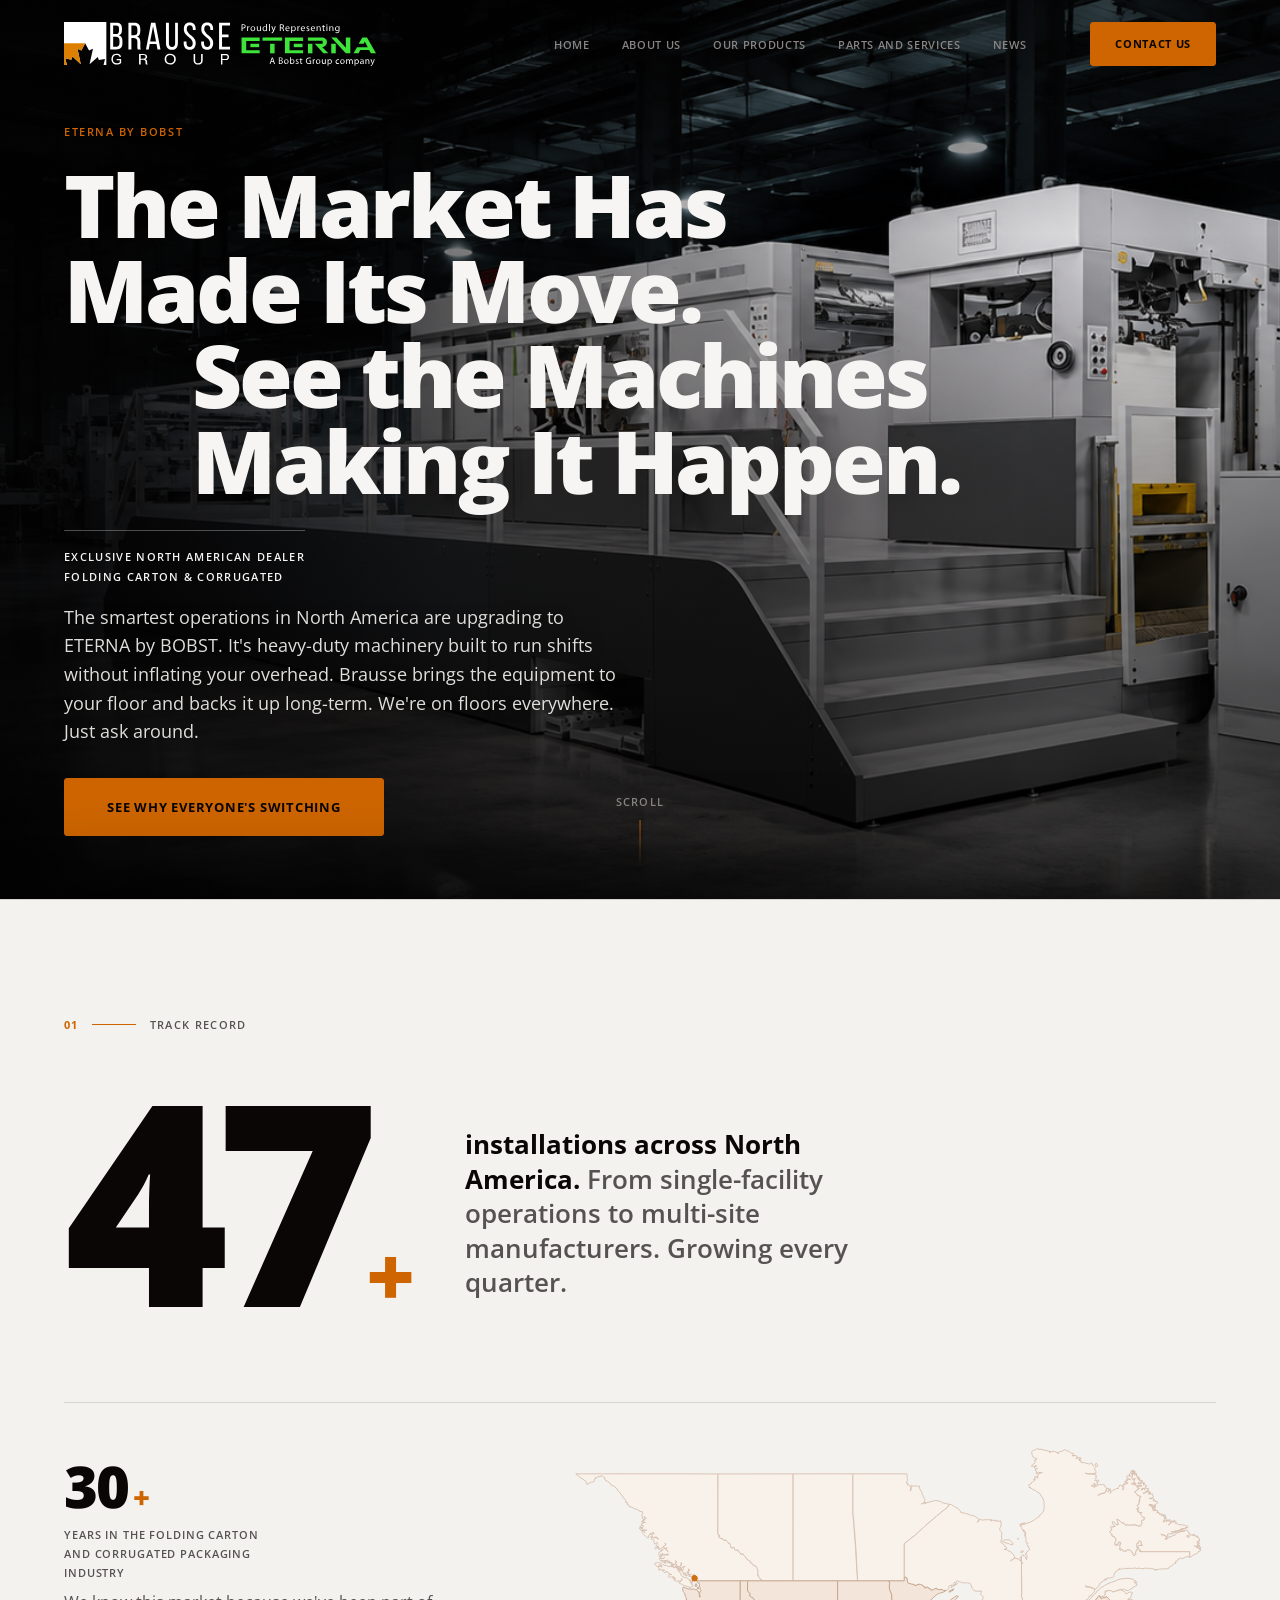
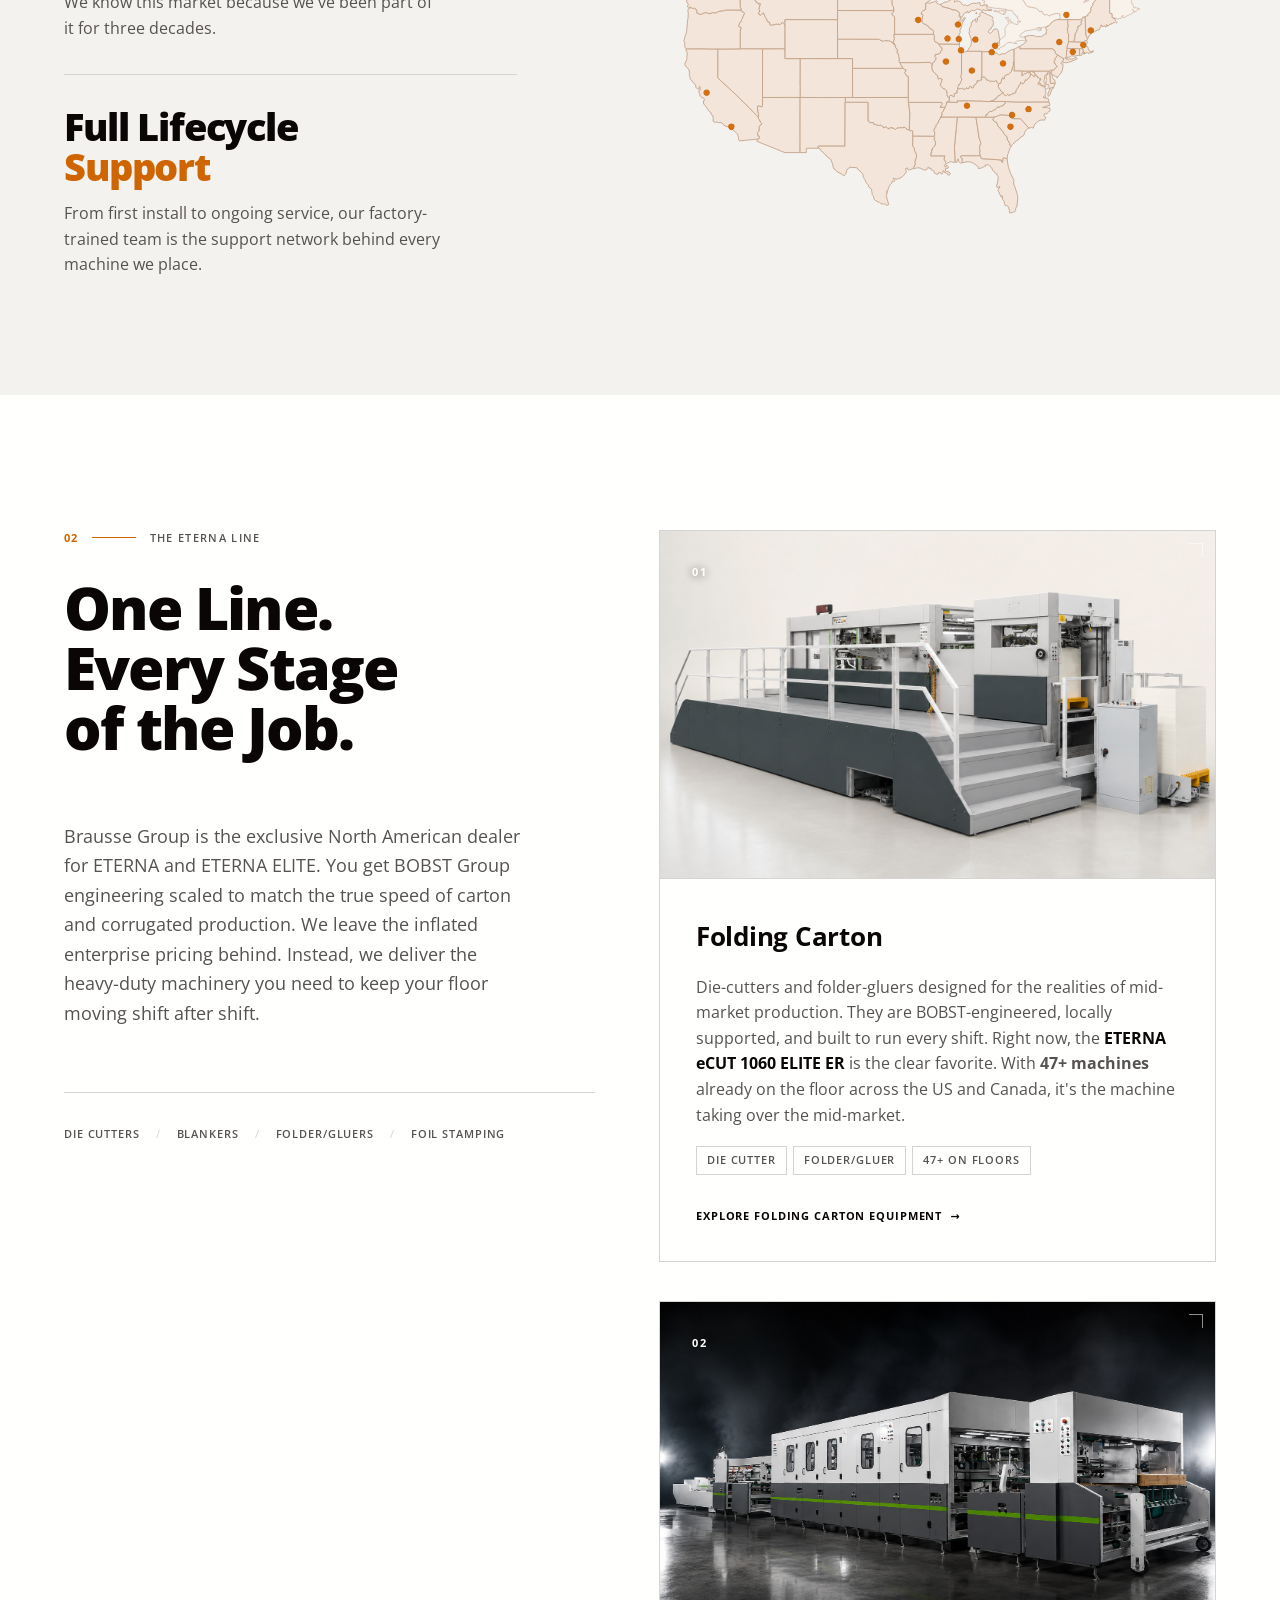
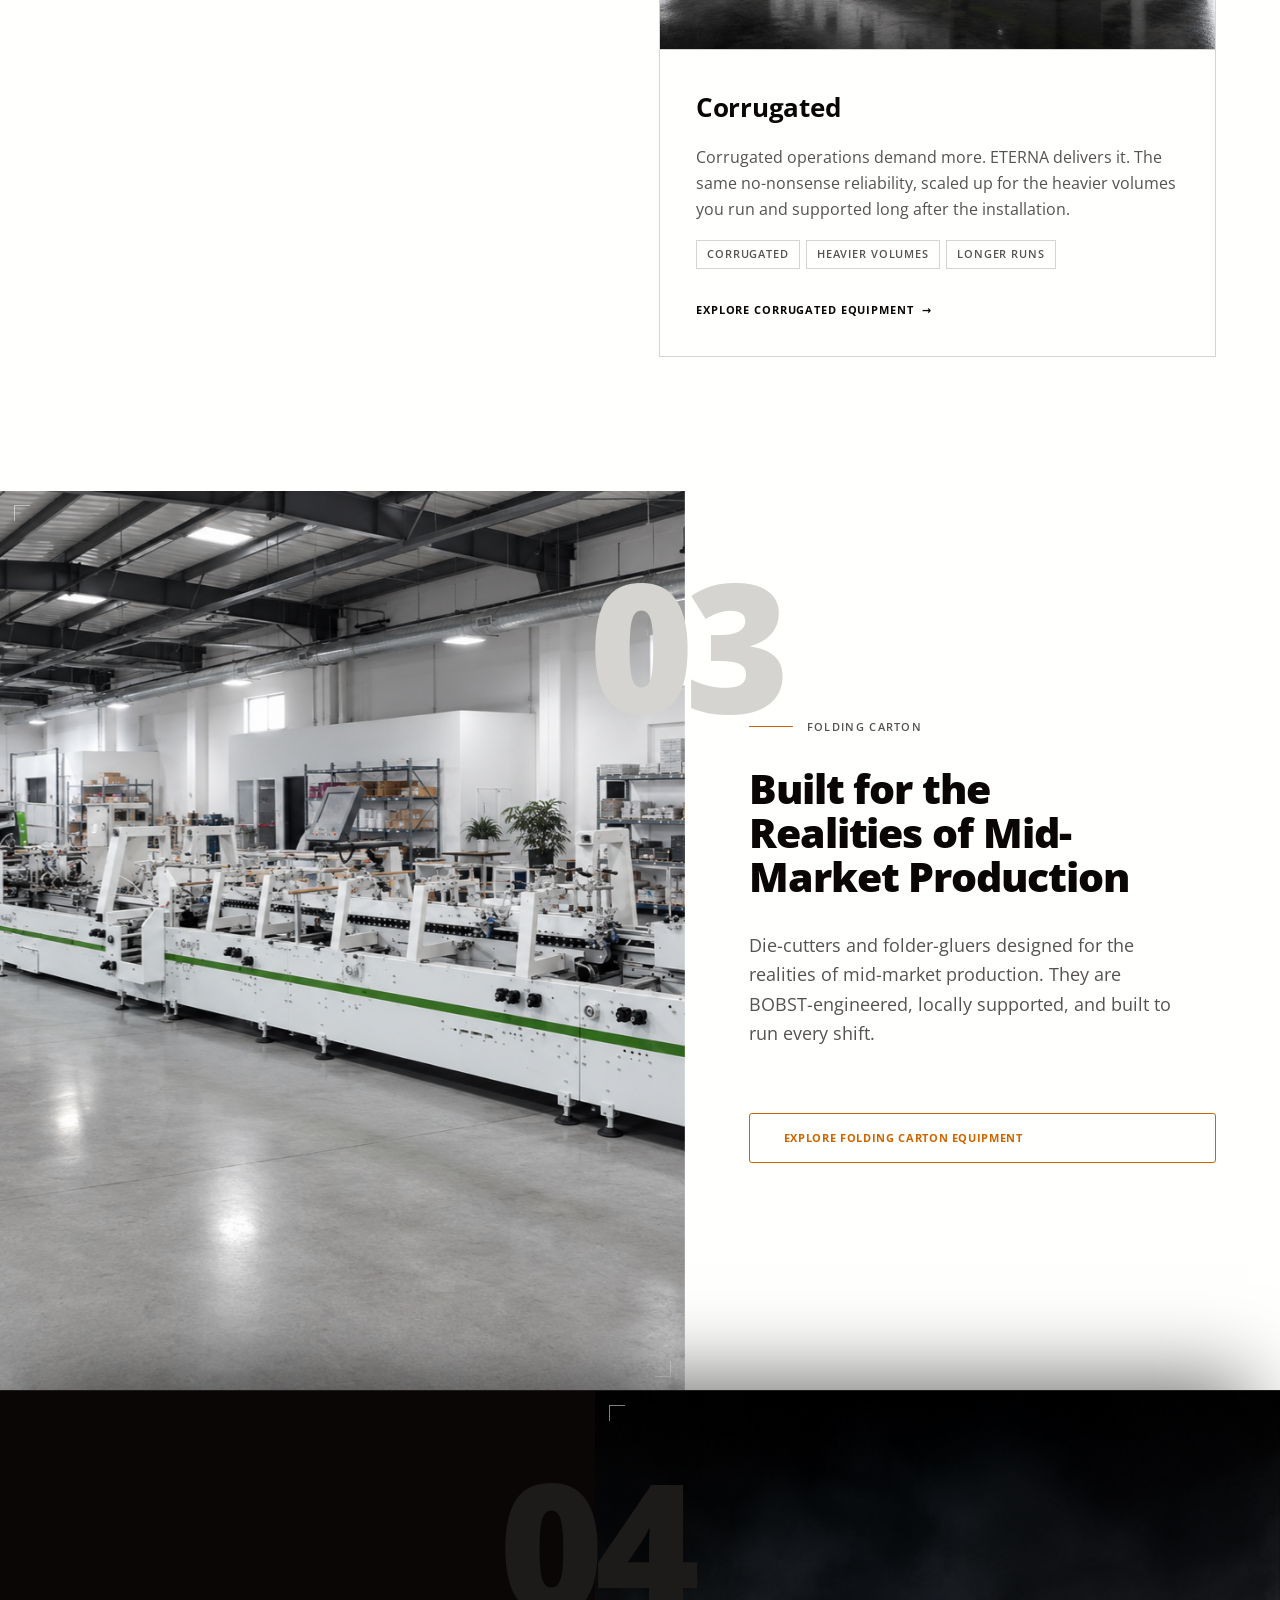
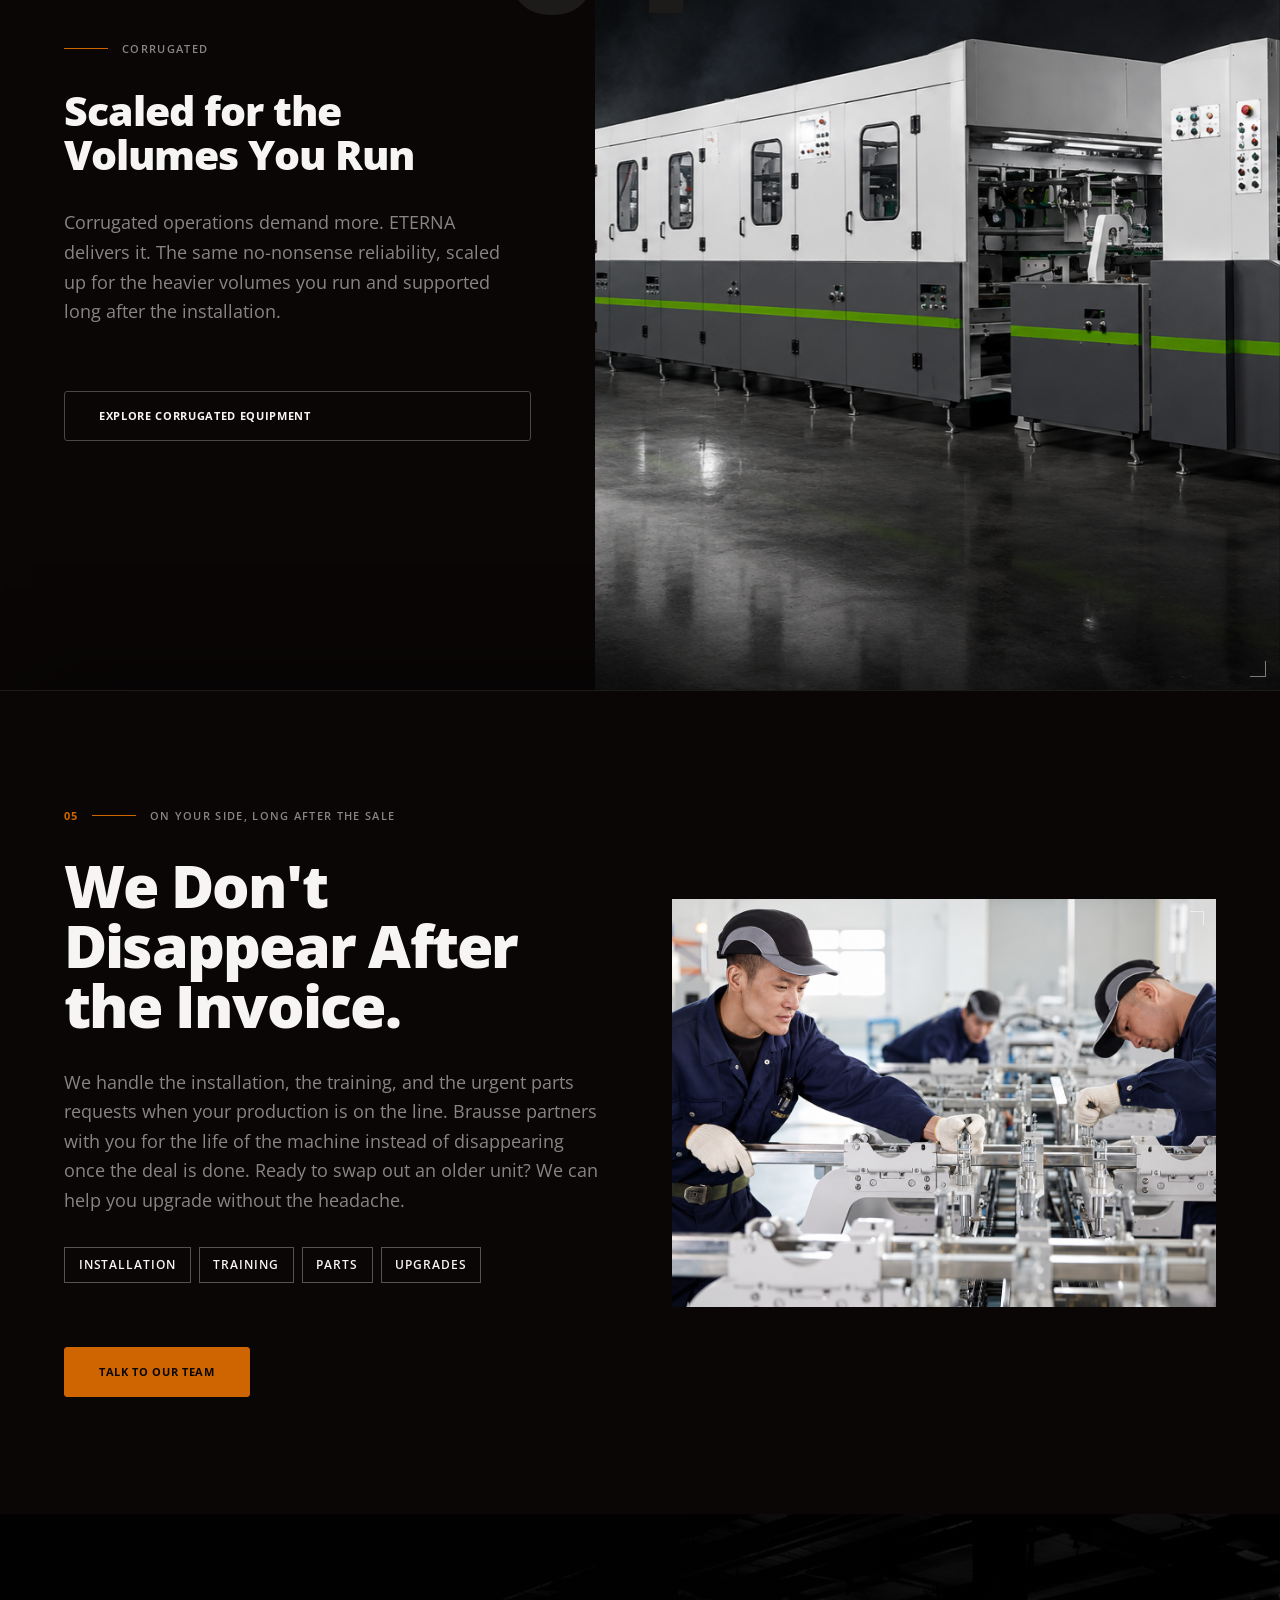
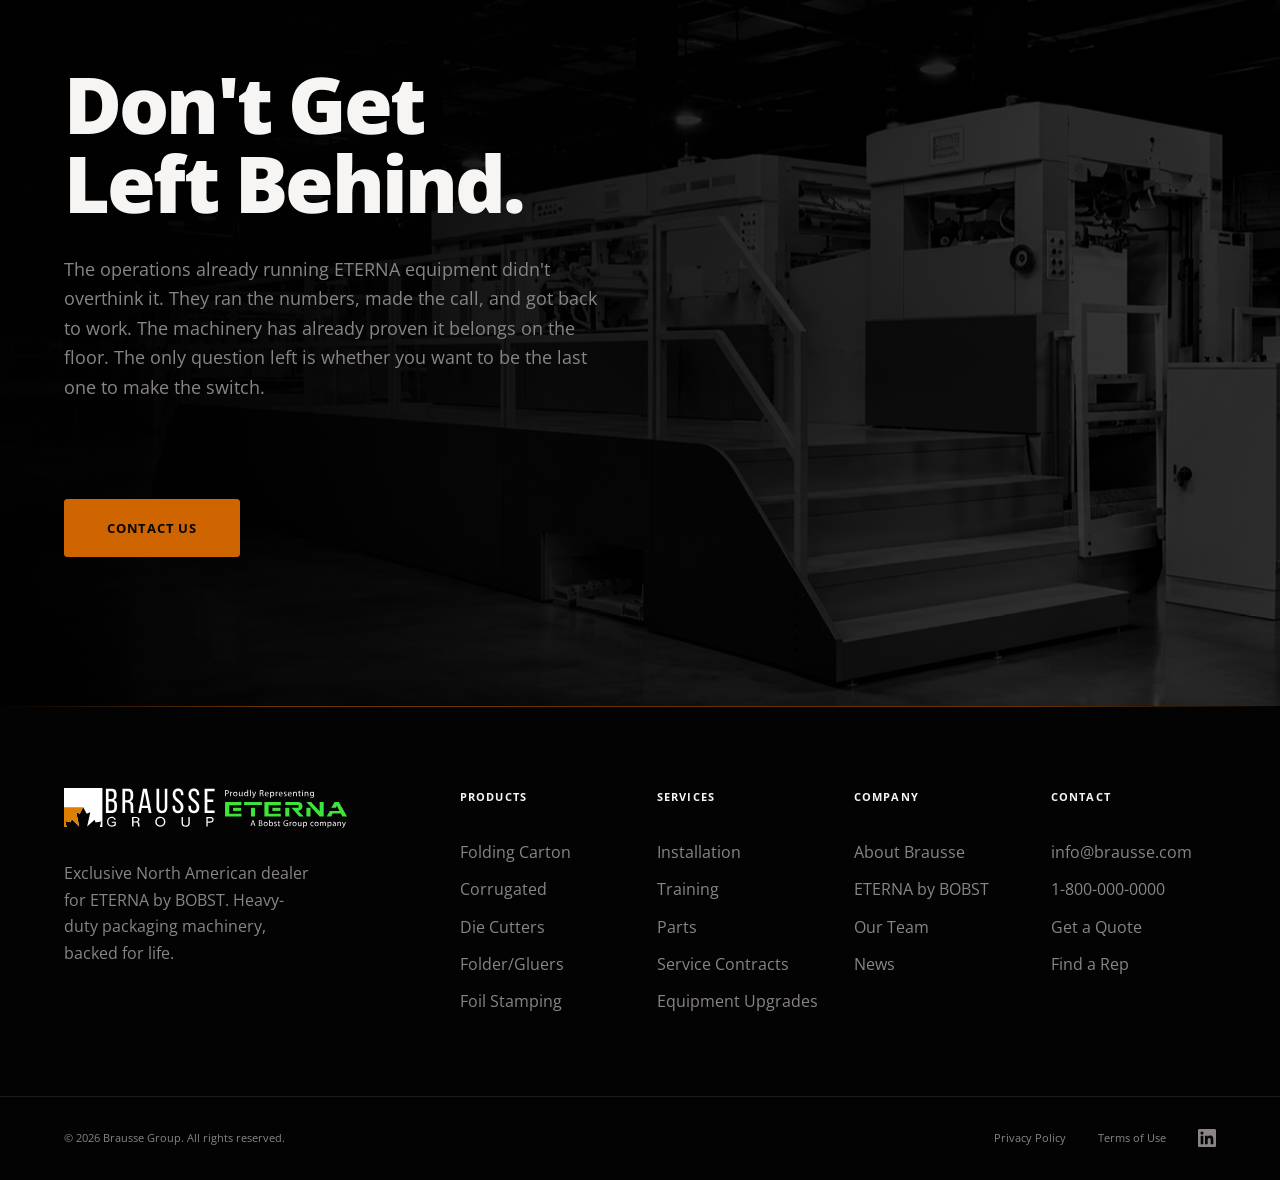
<file: prototype/index-v2.html>
<!DOCTYPE html>
<html lang="en">
<head>
  <meta charset="UTF-8">
  <meta name="viewport" content="width=device-width, initial-scale=1.0">
  <title>[V2] Brausse Group | ETERNA by BOBST — Industrial Packaging Machinery</title>
  <meta name="description" content="Brausse Group is the exclusive North American dealer for ETERNA by BOBST. Heavy-duty packaging machinery for folding carton and corrugated production, backed by full lifecycle support.">
  <link rel="preconnect" href="https://fonts.googleapis.com">
  <link rel="preconnect" href="https://fonts.gstatic.com" crossorigin>
  <link href="https://fonts.googleapis.com/css2?family=Open+Sans:wght@400;600;700;800;900&display=swap" rel="stylesheet">
  <link rel="stylesheet" href="css/style-v2.css?v=20260702h">
</head>
<body>

  <!-- ============================================================
       HEADER
  ============================================================ -->
  <header class="site-header" id="site-header" role="banner">
    <div class="header__inner">
      <a href="#main-content" class="header__logo" aria-label="Brausse Group — ETERNA by BOBST — Home">
        <img src="assets/svg/logo-lockup-white.svg" alt="Brausse Group — ETERNA by BOBST" class="header__logo-img">
      </a>
      <nav class="header__nav" aria-label="Main navigation">
        <ul role="list">
          <li><a href="#main-content">Home</a></li>
          <li><a href="#about">About Us</a></li>
          <li><a href="#products">Our Products</a></li>
          <li><a href="#support">Parts and Services</a></li>
          <li><a href="#news">News</a></li>
        </ul>
      </nav>
      <a href="#contact" class="btn btn--primary header__cta">Contact Us</a>
      <button class="header__menu-btn" id="menu-btn" aria-label="Open menu" aria-expanded="false" aria-controls="mobile-menu">
        <span class="menu-btn__bar"></span>
        <span class="menu-btn__bar"></span>
        <span class="menu-btn__bar"></span>
      </button>
    </div>
  </header>

  <div class="mobile-menu" id="mobile-menu" aria-hidden="true" role="dialog" aria-label="Navigation menu">
    <button class="mobile-menu__close" id="menu-close" aria-label="Close menu">
      <span aria-hidden="true">&times;</span>
    </button>
    <nav aria-label="Mobile navigation">
      <ul role="list">
        <li><a href="#main-content" class="mobile-menu__link">Home</a></li>
        <li><a href="#about" class="mobile-menu__link">About Us</a></li>
        <li><a href="#products" class="mobile-menu__link">Our Products</a></li>
        <li><a href="#support" class="mobile-menu__link">Parts and Services</a></li>
        <li><a href="#news" class="mobile-menu__link">News</a></li>
        <li><a href="#contact" class="mobile-menu__link mobile-menu__cta">Contact Us</a></li>
      </ul>
    </nav>
  </div>

  <main id="main-content" class="stack">

    <!-- ============================================================
         HERO — pinned; the record act rises over it
    ============================================================ -->
    <section class="hero" aria-label="Hero — ETERNA by BOBST">
      <div class="hero__media" aria-hidden="true">
        <div class="hero__bg"></div>
        <div class="hero__overlay"></div>
      </div>

      <div class="hero__inner">
        <div class="hero__content">
          <p class="eyebrow hero__eyebrow">ETERNA BY BOBST</p>
          <h1 class="hero__headline">The Market Has Made Its Move.<span class="hero__headline-b">See the Machines Making It Happen.</span></h1>
        </div>

        <div class="hero__foot">
          <p class="hero__fact">Exclusive North American Dealer<br>Folding Carton &amp; Corrugated</p>
          <div class="hero__pitch">
            <p class="hero__body">The smartest operations in North America are upgrading to ETERNA by BOBST. It's heavy-duty machinery built to run shifts without inflating your overhead. Brausse brings the equipment to your floor and backs it up long-term. We're on floors everywhere. Just ask around.</p>
            <a href="#products" class="btn btn--primary btn--large">See Why Everyone's Switching</a>
          </div>
        </div>
      </div>

      <div class="hero__scroll" aria-hidden="true">
        <span class="hero__scroll-label">Scroll</span>
        <div class="hero__scroll-line"></div>
      </div>
    </section>


    <!-- ============================================================
         ACT 01 — TRACK RECORD
    ============================================================ -->
    <section class="record" id="about" aria-label="Track record and installations across North America">
      <div class="record__inner">

        <div class="sec-mark">
          <span class="sec-mark__num" aria-hidden="true">01</span>
          <span class="sec-mark__rule" aria-hidden="true"></span>
          <span class="sec-mark__label">Track Record</span>
        </div>

        <div class="record__statement reveal-item">
          <div class="record__num" data-target="47" aria-label="47 plus installations across North America">
            <span class="count-up">47</span><span class="record__plus" aria-hidden="true">+</span>
          </div>
          <p class="record__claim"><strong>installations across North America.</strong> From single-facility operations to multi-site manufacturers. Growing every quarter.</p>
        </div>

        <div class="record__grid">
          <div class="record__data" data-stagger>
            <div class="record__item">
              <div class="record__item-num" data-target="30" aria-label="30 plus years">
                <span class="count-up">30</span><span class="record__item-suffix">+</span>
              </div>
              <p class="record__item-label">Years in the folding carton and corrugated packaging industry</p>
              <p class="record__item-body">We know this market because we've been part of it for three decades.</p>
            </div>

            <div class="record__item">
              <div class="record__feature" aria-label="Full lifecycle support">
                <span>Full Lifecycle</span>
                <span class="is-accent">Support</span>
              </div>
              <p class="record__item-body">From first install to ongoing service, our factory-trained team is the support network behind every machine we place.</p>
            </div>
          </div>

          <figure class="record__map reveal-item">
            <svg class="na-map" viewBox="0 -120 960 654" xmlns="http://www.w3.org/2000/svg" role="img" aria-label="Map of the United States and southern Canada showing ETERNA eCUT 1060 ELITE installations clustered across the Midwest, Northeast and Carolinas, with sites on the West Coast and in Canada">
        <g class="na-map__canada" aria-hidden="true">
        <path d="M885.8,62.1 L884.4,63.9 L880.7,65.1 L884.5,61.8 L885.8,62.1ZM1108.1,-30.6 L1106.4,-30.7 L1105.8,-32.6 L1100.0,-31.0 L1098.7,-32.0 L1097.4,-30.4 L1093.3,-28.5 L1089.9,-27.7 L1089.0,-29.0 L1086.6,-28.5 L1084.2,-27.1 L1082.6,-26.9 L1084.0,-25.8 L1080.0,-23.7 L1079.2,-21.8 L1077.3,-22.3 L1078.1,-20.3 L1078.2,-18.4 L1076.9,-17.2 L1076.5,-19.3 L1075.5,-17.8 L1074.2,-16.3 L1071.7,-14.9 L1070.0,-14.0 L1067.9,-11.0 L1064.2,-10.1 L1063.1,-8.8 L1062.0,-6.3 L1059.3,-5.8 L1057.2,-5.8 L1055.3,-6.2 L1051.7,-5.3 L1049.0,-5.9 L1047.5,-5.6 L1046.0,-5.0 L1044.5,-5.7 L1043.1,-4.9 L1040.1,-5.1 L1033.3,-2.9 L1035.3,-4.2 L1032.1,-3.8 L1031.2,-5.4 L1025.3,-5.9 L1022.3,-7.1 L1016.8,-6.9 L1013.1,-7.0 L1009.9,-7.1 L1006.7,-6.0 L1004.6,-6.5 L1002.8,-6.2 L999.3,-7.5 L993.7,-6.5 L988.9,-7.7 L982.2,-6.6 L977.0,-7.0 L968.5,-6.4 L964.7,-7.0 L963.0,-5.5 L960.1,-5.6 L957.9,-5.0 L956.7,-6.6 L955.1,-5.3 L956.9,-4.4 L953.5,-4.8 L951.9,-1.8 L948.3,-0.4 L947.1,2.8 L945.2,3.1 L945.0,5.8 L943.8,7.7 L943.9,10.2 L941.4,13.3 L938.4,13.1 L934.5,14.3 L932.1,13.9 L929.5,14.4 L928.9,15.8 L926.6,16.0 L928.3,16.6 L926.2,18.0 L924.8,18.9 L925.5,17.3 L924.3,16.0 L924.9,17.5 L921.6,19.2 L921.0,21.0 L918.7,22.0 L915.9,23.9 L914.3,24.9 L912.9,28.6 L910.5,31.5 L908.2,34.6 L905.9,36.0 L904.2,38.2 L902.1,37.8 L899.7,35.4 L896.6,35.3 L893.0,33.2 L887.9,33.1 L886.7,32.0 L883.1,31.4 L881.7,31.8 L883.3,31.7 L886.3,32.8 L884.6,33.5 L886.6,33.7 L891.5,33.7 L894.6,34.8 L896.1,36.0 L900.0,36.4 L901.3,38.1 L903.4,38.8 L900.2,45.8 L896.8,48.2 L895.7,50.0 L895.4,51.7 L890.9,52.9 L889.7,56.3 L887.3,60.0 L883.2,62.0 L879.6,65.2 L878.0,67.5 L880.5,65.4 L882.7,65.3 L890.2,62.0 L893.5,58.9 L895.8,55.5 L898.3,53.9 L898.7,51.8 L900.7,50.7 L906.4,44.6 L907.9,41.5 L909.7,40.8 L918.1,33.4 L919.7,33.2 L922.7,31.6 L924.1,29.9 L930.5,26.6 L938.7,23.1 L946.6,20.8 L953.5,17.5 L960.2,15.8 L968.4,15.3 L970.6,14.6 L981.0,15.6 L986.8,17.7 L992.5,21.9 L993.7,25.2 L991.5,23.8 L987.3,22.6 L988.6,23.6 L990.2,24.5 L993.7,28.0 L991.9,28.4 L993.2,30.1 L991.3,31.3 L984.7,34.0 L983.8,36.9 L980.6,37.2 L975.7,40.8 L972.7,41.1 L967.0,38.6 L965.6,37.5 L962.6,39.0 L959.1,38.7 L956.2,38.6 L955.2,39.9 L950.2,41.1 L948.6,41.9 L946.9,42.5 L944.6,43.5 L942.4,43.3 L937.9,42.4 L929.6,41.0 L929.5,42.6 L925.4,42.7 L925.3,48.3 L925.3,50.3 L922.1,53.2 L914.6,55.8 L914.5,53.2 L911.5,52.6 L899.3,68.6 L898.8,71.1 L898.3,74.1 L895.9,76.1 L894.4,79.1 L894.1,81.7 L894.0,83.8 L894.9,85.2 L892.3,87.5 L890.1,90.2 L887.3,93.3 L888.7,95.9 L886.1,95.2 L885.8,96.7 L885.4,98.3 L883.5,97.0 L881.4,97.8 L880.3,99.1 L878.0,97.9 L876.5,99.2 L875.8,101.7 L874.6,102.9 L868.2,104.0 L857.7,104.0 L847.3,103.9 L844.8,104.0 L833.8,104.3 L822.2,104.3 L826.0,102.6 L827.1,101.0 L828.9,99.9 L826.4,97.5 L827.7,92.3 L823.7,90.8 L820.0,90.6 L810.6,93.1 L804.2,96.3 L800.5,93.3 L798.8,93.2 L796.3,94.5 L791.9,92.5 L790.2,89.1 L789.0,88.1 L788.7,85.9 L787.0,85.4 L786.8,87.2 L782.2,85.7 L781.0,84.4 L780.3,82.5 L776.5,79.9 L774.5,79.2 L757.9,76.0 L757.1,74.7 L753.9,72.3 L750.6,66.0 L748.1,63.3 L745.9,59.8 L746.0,56.5 L743.8,52.8 L744.8,50.2 L744.7,28.4 L744.7,25.0 L744.4,-21.1 L747.3,-17.3 L746.3,-19.5 L744.4,-21.6 L744.4,-26.0 L744.2,-31.6 L744.2,-33.6 L747.4,-35.8 L749.2,-35.3 L748.5,-33.8 L751.0,-33.3 L752.7,-32.0 L754.1,-28.0 L755.6,-25.4 L754.4,-26.8 L754.6,-28.4 L756.0,-29.3 L756.9,-32.2 L756.3,-34.8 L754.0,-35.8 L752.6,-38.3 L755.7,-39.6 L754.8,-41.7 L757.2,-42.4 L757.9,-44.1 L759.9,-45.3 L760.6,-46.8 L762.7,-48.0 L760.3,-48.7 L761.3,-50.5 L760.5,-52.1 L760.5,-53.8 L756.9,-54.8 L757.6,-56.6 L756.0,-57.8 L757.6,-59.5 L758.2,-61.5 L755.4,-61.4 L755.3,-63.2 L753.4,-64.5 L754.5,-67.5 L754.4,-69.2 L754.1,-72.0 L753.3,-73.3 L751.3,-74.6 L752.9,-75.2 L754.5,-75.8 L753.3,-76.9 L752.9,-78.4 L750.6,-78.8 L752.5,-79.3 L752.0,-80.9 L754.7,-81.1 L752.1,-82.0 L753.2,-83.2 L750.9,-84.1 L752.6,-83.9 L753.7,-84.9 L751.8,-85.8 L748.4,-86.7 L750.3,-86.8 L751.5,-87.7 L749.8,-88.3 L746.9,-89.1 L748.5,-90.2 L746.6,-90.5 L745.4,-92.7 L745.2,-94.6 L743.3,-96.7 L743.4,-98.4 L740.8,-98.8 L742.8,-99.7 L749.2,-102.1 L753.5,-102.7 L755.3,-104.1 L763.9,-106.8 L773.2,-112.1 L774.9,-113.8 L782.0,-118.5 L784.1,-120.8 L782.6,-120.5 L788.1,-125.5 L791.1,-128.3 L791.7,-130.9 L793.0,-133.3 L793.3,-135.6 L793.5,-143.9 L792.7,-148.8 L793.2,-150.3 L791.2,-156.5 L788.6,-161.2 L783.1,-169.5 L777.6,-172.5 L775.6,-174.7 L769.1,-177.0 L768.1,-178.6 L765.0,-180.0 L762.9,-182.1 L764.0,-180.3 L761.7,-181.9 L760.1,-182.0 L761.7,-183.8 L760.4,-185.2 L760.4,-188.2 L762.0,-188.2 L763.4,-189.2 L765.3,-189.9 L765.8,-192.3 L767.9,-193.4 L772.1,-196.0 L773.1,-197.5 L774.4,-198.3 L772.9,-199.0 L770.7,-198.8 L771.5,-200.6 L773.8,-201.4 L774.0,-203.1 L772.5,-204.3 L774.7,-204.2 L776.3,-204.7 L777.9,-203.4 L780.4,-201.9 L778.4,-202.7 L776.7,-204.5 L777.9,-205.7 L780.8,-206.7 L779.6,-208.8 L780.7,-210.3 L782.2,-212.0 L784.6,-212.4 L786.2,-213.2 L787.8,-213.2 L789.4,-214.4 L786.8,-213.4 L782.3,-214.3 L783.8,-213.4 L781.3,-213.6 L780.4,-211.7 L778.5,-211.8 L775.3,-212.5 L776.5,-213.7 L778.9,-213.8 L776.6,-215.2 L776.7,-217.1 L773.5,-219.3 L776.2,-221.6 L778.8,-222.5 L776.6,-223.1 L774.7,-222.6 L772.0,-224.5 L775.7,-227.0 L773.4,-227.1 L777.2,-228.7 L771.1,-226.8 L769.9,-227.7 L766.2,-227.7 L766.7,-229.3 L770.2,-232.2 L772.4,-233.2 L772.7,-235.3 L774.3,-236.4 L772.7,-241.6 L774.2,-241.1 L776.4,-241.9 L774.7,-243.0 L777.8,-243.5 L775.3,-244.3 L772.8,-246.8 L771.0,-246.5 L769.2,-247.5 L768.0,-250.3 L768.0,-252.1 L767.1,-253.3 L766.7,-256.7 L766.8,-259.0 L768.9,-261.4 L774.1,-263.0 L777.6,-265.5 L779.5,-264.7 L784.7,-264.0 L786.4,-264.4 L799.4,-261.1 L802.6,-260.5 L807.5,-259.2 L804.4,-257.1 L810.1,-259.3 L812.7,-259.6 L815.5,-259.1 L819.1,-258.3 L821.8,-256.1 L825.1,-255.3 L822.0,-257.1 L827.5,-258.4 L829.6,-259.9 L834.2,-260.6 L836.3,-262.7 L839.4,-263.2 L841.3,-261.0 L844.1,-260.9 L847.0,-259.7 L849.4,-256.9 L851.9,-256.1 L853.9,-255.4 L856.4,-255.5 L856.6,-253.8 L855.6,-252.0 L853.7,-249.6 L855.8,-250.6 L856.9,-249.0 L856.3,-251.1 L863.3,-250.2 L864.5,-248.9 L863.0,-247.9 L865.6,-247.6 L866.8,-246.3 L865.2,-244.7 L862.8,-245.1 L861.7,-244.0 L863.2,-244.7 L865.2,-244.3 L866.9,-244.7 L867.7,-246.0 L871.9,-245.9 L873.5,-244.8 L868.9,-243.2 L870.7,-241.9 L868.4,-241.1 L873.3,-240.6 L871.6,-239.8 L869.5,-239.9 L872.0,-239.0 L873.1,-237.4 L873.4,-235.4 L875.1,-236.8 L876.8,-234.6 L879.3,-235.6 L882.6,-234.7 L883.8,-233.6 L885.8,-233.5 L888.4,-233.2 L890.1,-232.3 L892.1,-232.6 L893.7,-234.1 L896.7,-233.9 L897.5,-232.3 L897.6,-229.9 L900.2,-228.1 L901.5,-228.9 L903.0,-230.4 L904.6,-229.5 L904.1,-231.3 L904.6,-233.2 L906.9,-233.6 L908.3,-230.5 L909.3,-228.1 L903.6,-225.4 L903.9,-223.7 L901.8,-222.1 L903.1,-220.8 L903.5,-218.7 L905.4,-216.0 L905.1,-212.5 L903.6,-212.0 L901.6,-212.4 L902.8,-211.1 L893.6,-211.7 L890.0,-210.9 L882.3,-212.4 L889.8,-210.4 L895.3,-210.8 L898.0,-209.9 L903.5,-210.3 L906.1,-208.3 L905.3,-206.6 L904.6,-204.7 L906.8,-203.8 L906.0,-202.5 L904.2,-201.9 L903.1,-200.8 L904.8,-198.9 L902.9,-196.8 L905.0,-196.4 L908.6,-197.5 L911.2,-196.9 L911.4,-195.1 L909.2,-195.1 L907.6,-194.6 L906.5,-193.6 L909.7,-192.0 L908.1,-190.5 L907.9,-187.8 L906.4,-186.0 L904.4,-185.7 L903.6,-187.2 L904.4,-188.6 L903.0,-189.9 L901.1,-191.2 L900.7,-189.2 L902.2,-188.6 L902.3,-186.5 L900.7,-187.4 L895.0,-185.2 L898.4,-184.5 L900.3,-185.3 L900.2,-183.6 L902.3,-183.9 L901.0,-182.6 L902.1,-181.4 L903.9,-183.7 L905.4,-184.9 L907.0,-185.3 L909.6,-187.4 L913.1,-188.0 L917.0,-187.5 L919.1,-188.4 L925.1,-186.1 L925.3,-183.7 L925.8,-181.7 L926.8,-180.1 L928.3,-180.4 L927.8,-177.4 L926.3,-174.1 L925.9,-171.7 L923.9,-170.0 L915.8,-168.2 L912.0,-166.3 L909.3,-164.1 L916.0,-167.8 L924.9,-169.9 L926.4,-171.2 L926.5,-173.2 L927.7,-174.4 L928.7,-177.8 L928.7,-179.4 L931.0,-179.8 L933.1,-179.6 L932.7,-177.5 L933.8,-175.7 L929.9,-172.0 L932.2,-173.5 L933.7,-173.9 L934.7,-175.3 L934.9,-178.8 L936.8,-178.0 L936.4,-176.5 L935.8,-175.0 L937.2,-174.3 L936.3,-172.5 L936.8,-170.5 L935.7,-168.4 L937.4,-170.0 L937.1,-171.6 L939.9,-174.8 L941.5,-174.9 L944.9,-177.0 L946.8,-177.2 L948.6,-179.6 L950.2,-178.0 L950.8,-179.4 L953.9,-179.3 L953.8,-181.8 L954.7,-183.2 L956.4,-184.2 L956.3,-186.3 L958.2,-186.8 L962.1,-184.2 L962.7,-182.7 L964.1,-182.1 L963.5,-179.5 L964.0,-177.6 L962.4,-176.7 L964.5,-177.3 L964.2,-179.2 L965.4,-180.2 L966.7,-181.1 L964.9,-182.6 L963.4,-183.5 L962.2,-185.3 L963.5,-187.2 L967.2,-186.9 L964.0,-188.0 L966.3,-188.9 L969.1,-188.5 L967.2,-190.2 L969.4,-191.0 L972.0,-189.7 L970.7,-191.1 L974.9,-190.9 L971.3,-192.2 L969.8,-191.5 L968.5,-193.2 L968.0,-195.7 L970.5,-194.0 L972.1,-195.4 L970.9,-196.4 L970.8,-198.0 L974.3,-195.9 L972.9,-197.5 L972.1,-199.2 L977.0,-199.7 L980.4,-198.0 L976.5,-200.3 L973.4,-200.8 L971.3,-205.5 L974.1,-206.8 L977.6,-206.5 L980.4,-206.1 L976.7,-207.6 L976.8,-209.4 L979.0,-209.7 L978.1,-211.3 L979.7,-212.5 L980.2,-214.2 L982.1,-215.4 L980.8,-216.5 L982.3,-217.3 L985.9,-218.3 L987.6,-217.4 L982.5,-216.6 L983.9,-214.8 L986.0,-214.8 L986.6,-213.4 L984.4,-213.3 L983.4,-211.9 L981.6,-212.1 L982.6,-210.3 L985.7,-209.6 L983.9,-208.6 L983.8,-204.8 L982.9,-201.2 L984.9,-199.4 L989.3,-201.2 L990.8,-200.5 L988.2,-199.2 L988.2,-197.2 L988.1,-195.3 L988.3,-193.4 L990.4,-191.6 L991.6,-190.4 L989.6,-189.7 L985.7,-190.7 L982.9,-190.8 L982.7,-189.2 L984.7,-188.9 L987.1,-187.7 L991.4,-187.6 L992.1,-185.4 L993.8,-184.7 L996.3,-186.3 L998.9,-186.5 L1000.1,-187.4 L1003.0,-186.8 L1004.7,-184.8 L1003.2,-184.1 L995.5,-183.3 L994.7,-181.8 L995.9,-180.0 L998.1,-180.9 L999.2,-179.0 L993.8,-176.4 L992.9,-174.0 L989.9,-172.9 L989.3,-170.9 L992.9,-169.8 L995.4,-164.2 L997.5,-164.8 L998.1,-163.4 L1000.1,-163.4 L1001.2,-162.0 L1001.9,-163.4 L1002.7,-162.0 L1000.8,-160.7 L1000.1,-158.2 L1001.0,-155.9 L999.0,-154.9 L998.3,-153.1 L1000.5,-152.9 L999.7,-151.5 L998.4,-149.4 L998.5,-147.9 L997.6,-146.6 L996.2,-144.9 L995.0,-143.1 L997.2,-138.6 L998.4,-136.3 L996.7,-135.7 L993.6,-136.0 L994.6,-134.0 L994.9,-132.5 L996.7,-132.5 L998.3,-131.6 L996.1,-130.4 L996.0,-128.6 L998.8,-129.6 L999.7,-127.9 L1005.3,-127.5 L1001.3,-125.8 L1000.9,-124.1 L1004.6,-120.7 L1005.3,-118.6 L1007.7,-117.0 L1010.2,-117.1 L1009.7,-114.8 L1011.0,-113.4 L1009.7,-112.2 L1004.1,-109.9 L1003.3,-107.3 L1005.5,-105.5 L1001.7,-97.9 L996.7,-98.2 L991.0,-100.8 L987.4,-100.1 L983.2,-100.7 L978.1,-99.6 L972.9,-100.7 L968.9,-100.0 L966.6,-102.5 L966.2,-104.1 L964.6,-104.5 L960.0,-105.8 L954.5,-111.3 L952.8,-111.3 L951.3,-113.1 L952.7,-110.3 L951.5,-108.2 L953.2,-105.6 L952.9,-103.8 L954.1,-101.6 L952.3,-101.4 L948.5,-101.8 L947.2,-103.9 L942.8,-106.2 L940.7,-107.5 L941.8,-103.4 L943.4,-102.3 L944.7,-100.1 L947.1,-98.1 L944.1,-97.8 L942.7,-95.6 L939.7,-97.2 L937.9,-96.9 L937.4,-95.1 L938.2,-93.8 L939.6,-91.6 L939.0,-90.2 L937.3,-88.7 L935.0,-86.3 L935.7,-85.0 L937.8,-83.5 L938.1,-82.0 L940.7,-80.3 L939.7,-76.7 L945.4,-75.4 L945.6,-73.7 L946.6,-72.1 L949.1,-71.1 L947.8,-68.1 L948.5,-66.3 L948.0,-64.6 L946.4,-62.9 L946.7,-59.9 L946.2,-58.3 L949.4,-57.1 L949.7,-58.7 L950.7,-56.9 L953.1,-58.2 L953.4,-62.9 L955.4,-62.8 L956.2,-64.7 L958.3,-63.4 L959.5,-61.4 L957.7,-60.5 L958.6,-58.5 L956.8,-57.8 L956.9,-55.8 L957.8,-54.4 L958.1,-51.5 L956.4,-50.7 L956.8,-47.2 L958.4,-45.8 L959.0,-47.7 L959.4,-49.5 L961.1,-47.6 L962.8,-47.5 L962.8,-45.5 L965.2,-44.0 L967.1,-43.9 L967.8,-45.3 L970.9,-44.0 L971.4,-45.6 L972.7,-47.4 L978.3,-46.6 L982.5,-43.4 L982.6,-41.5 L986.8,-39.4 L984.7,-37.7 L986.5,-35.5 L986.9,-33.7 L989.1,-36.0 L992.0,-37.5 L990.5,-39.8 L990.9,-42.2 L991.6,-44.0 L992.1,-45.7 L994.4,-46.2 L994.2,-48.9 L995.0,-50.8 L992.9,-54.5 L993.0,-57.1 L993.8,-58.5 L993.5,-60.9 L995.0,-61.5 L997.0,-61.2 L997.6,-63.5 L997.6,-65.6 L1001.3,-66.4 L1002.4,-64.9 L1003.7,-63.4 L1002.9,-59.2 L1005.7,-57.8 L998.9,-56.0 L996.8,-55.0 L995.0,-52.9 L996.7,-52.6 L997.5,-51.0 L997.3,-48.5 L1001.9,-45.6 L1002.2,-43.8 L999.2,-44.5 L1000.3,-43.0 L1103.8,-43.0 L1108.2,-43.0 L1108.1,-30.6Z"/>
        <path d="M987.6,-217.4 L990.1,-216.1 L986.4,-217.2 L984.0,-215.9 L987.3,-216.6 L988.8,-215.9 L987.2,-214.7 L989.7,-215.7 L988.4,-213.5 L986.1,-212.6 L982.9,-210.8 L986.5,-212.2 L988.9,-212.3 L990.2,-213.7 L990.3,-212.0 L986.8,-211.1 L989.9,-210.5 L988.2,-208.8 L990.4,-209.5 L992.7,-211.0 L991.0,-211.4 L993.5,-211.7 L991.5,-210.0 L993.3,-209.4 L992.1,-208.4 L994.3,-208.9 L993.4,-206.6 L993.7,-204.4 L997.0,-204.6 L995.5,-203.4 L994.3,-201.0 L995.6,-201.7 L996.4,-203.2 L998.5,-202.7 L996.6,-200.7 L998.4,-202.0 L1000.8,-200.9 L999.6,-198.8 L996.3,-198.8 L1000.1,-198.2 L999.5,-195.1 L1002.0,-197.7 L1003.7,-197.4 L1003.9,-195.6 L1002.2,-194.7 L1006.4,-196.0 L1005.5,-194.8 L1005.6,-192.7 L1003.6,-191.8 L1000.1,-191.1 L997.4,-191.8 L995.5,-190.5 L998.0,-191.3 L998.4,-189.1 L998.4,-190.7 L1004.0,-190.7 L1006.5,-192.2 L1010.5,-191.2 L1007.1,-190.6 L1008.9,-190.1 L1007.6,-188.9 L1009.7,-189.6 L1007.3,-187.0 L1010.0,-187.4 L1011.4,-188.0 L1013.8,-186.3 L1013.9,-184.7 L1011.9,-183.9 L1014.7,-184.0 L1013.9,-182.3 L1009.8,-179.6 L1005.4,-179.9 L1004.0,-179.0 L1006.3,-179.3 L1003.0,-175.4 L1008.2,-178.8 L1011.1,-178.7 L1010.1,-176.9 L1011.7,-178.5 L1015.7,-179.4 L1019.2,-179.6 L1018.2,-177.6 L1018.6,-175.5 L1014.8,-174.6 L1018.1,-174.7 L1019.3,-173.6 L1018.0,-172.7 L1011.3,-172.2 L1009.1,-170.4 L1007.0,-168.6 L1010.4,-169.0 L1015.2,-172.1 L1017.2,-172.1 L1019.4,-172.5 L1021.4,-172.7 L1020.1,-171.1 L1022.8,-171.4 L1023.7,-169.7 L1020.2,-169.2 L1017.8,-167.6 L1021.3,-168.4 L1022.1,-166.2 L1023.2,-168.5 L1025.4,-167.1 L1026.7,-168.4 L1027.8,-166.9 L1026.5,-165.6 L1028.8,-164.3 L1029.3,-162.5 L1030.6,-161.4 L1027.9,-160.4 L1026.5,-159.1 L1024.3,-159.2 L1023.3,-157.6 L1019.9,-158.6 L1022.8,-156.9 L1026.0,-157.8 L1030.5,-156.7 L1031.9,-155.6 L1030.0,-155.7 L1030.9,-154.0 L1028.5,-153.2 L1030.4,-152.5 L1032.4,-152.1 L1034.6,-152.9 L1033.7,-151.3 L1037.8,-151.2 L1039.1,-149.9 L1038.9,-148.0 L1037.0,-147.7 L1034.6,-145.6 L1034.2,-144.0 L1030.3,-143.7 L1030.5,-141.7 L1033.6,-142.4 L1031.6,-141.9 L1034.3,-140.6 L1030.0,-140.6 L1020.7,-143.4 L1024.2,-144.4 L1027.9,-144.5 L1019.9,-144.6 L1020.6,-143.0 L1030.1,-140.1 L1025.1,-139.8 L1029.6,-139.2 L1033.4,-139.1 L1034.2,-137.7 L1032.4,-137.2 L1028.0,-137.6 L1029.6,-136.7 L1026.5,-136.4 L1029.0,-135.8 L1032.1,-135.3 L1035.4,-133.1 L1031.8,-133.4 L1034.3,-132.7 L1032.3,-132.4 L1030.7,-133.3 L1027.5,-133.0 L1030.0,-131.5 L1034.3,-131.7 L1035.9,-131.1 L1039.3,-131.7 L1038.3,-129.6 L1037.6,-128.2 L1041.1,-127.9 L1036.8,-127.2 L1038.6,-127.0 L1043.0,-126.3 L1043.7,-124.8 L1041.7,-124.6 L1043.3,-123.8 L1048.9,-123.9 L1048.1,-121.9 L1045.8,-121.8 L1048.9,-121.3 L1050.7,-123.3 L1051.6,-120.8 L1051.0,-119.2 L1050.2,-117.9 L1051.4,-119.2 L1053.0,-122.9 L1055.3,-122.0 L1055.1,-120.3 L1053.2,-119.8 L1054.8,-118.6 L1053.9,-116.5 L1055.7,-118.2 L1053.8,-115.4 L1053.4,-113.3 L1055.8,-116.2 L1057.9,-116.1 L1055.4,-114.3 L1054.7,-112.1 L1052.5,-110.3 L1051.2,-109.5 L1052.9,-110.4 L1054.7,-111.3 L1053.6,-110.0 L1052.7,-108.4 L1050.3,-107.0 L1053.3,-108.2 L1054.9,-109.2 L1058.6,-112.0 L1058.0,-110.1 L1060.8,-111.6 L1058.1,-108.1 L1056.5,-107.1 L1059.6,-108.9 L1060.8,-111.0 L1062.5,-110.9 L1064.7,-112.9 L1065.8,-111.7 L1065.5,-110.2 L1063.4,-109.3 L1061.8,-109.4 L1064.4,-108.3 L1067.0,-108.8 L1068.7,-109.5 L1070.5,-109.0 L1069.0,-107.2 L1065.5,-105.3 L1063.8,-103.5 L1062.1,-100.8 L1064.6,-101.5 L1065.1,-103.8 L1067.6,-105.1 L1070.4,-107.5 L1072.7,-110.0 L1074.8,-111.0 L1075.2,-109.3 L1073.3,-108.2 L1071.2,-105.5 L1073.3,-106.8 L1074.4,-108.1 L1075.9,-107.8 L1077.0,-109.3 L1078.1,-108.1 L1076.7,-105.9 L1079.1,-105.0 L1077.2,-103.7 L1079.3,-104.3 L1081.0,-102.9 L1082.5,-102.1 L1085.2,-101.9 L1087.0,-100.5 L1090.4,-101.7 L1093.6,-100.0 L1095.9,-100.5 L1099.1,-98.2 L1101.0,-98.9 L1102.5,-98.7 L1104.2,-97.2 L1103.6,-95.6 L1098.4,-94.8 L1103.0,-94.5 L1101.3,-94.5 L1099.1,-92.9 L1091.2,-92.7 L1089.4,-91.5 L1092.0,-91.9 L1089.7,-91.0 L1086.4,-90.0 L1081.8,-88.1 L1078.8,-87.9 L1071.3,-86.0 L1068.1,-86.0 L1069.1,-84.9 L1072.9,-85.4 L1082.4,-87.6 L1087.4,-89.8 L1083.7,-85.9 L1076.8,-85.6 L1078.7,-85.2 L1077.2,-84.1 L1075.5,-83.9 L1069.9,-81.4 L1064.0,-81.7 L1059.0,-80.3 L1060.9,-78.8 L1059.2,-76.8 L1059.0,-75.1 L1054.8,-78.0 L1048.0,-80.2 L1047.0,-81.4 L1046.0,-79.3 L1048.1,-79.2 L1052.5,-78.2 L1056.6,-75.7 L1060.4,-74.4 L1058.9,-73.5 L1055.8,-72.2 L1054.8,-71.0 L1058.3,-71.2 L1054.7,-69.6 L1056.9,-69.6 L1058.5,-70.5 L1060.8,-71.5 L1062.6,-73.6 L1064.7,-74.0 L1062.9,-75.1 L1067.6,-75.1 L1071.4,-77.6 L1073.9,-78.5 L1076.2,-78.3 L1077.2,-79.7 L1079.4,-82.7 L1091.5,-87.0 L1097.0,-86.4 L1091.0,-87.9 L1088.3,-86.9 L1086.8,-87.9 L1090.8,-90.0 L1099.1,-89.2 L1102.9,-88.8 L1104.0,-87.8 L1105.0,-85.1 L1107.5,-83.6 L1106.2,-82.7 L1108.6,-81.3 L1107.2,-79.9 L1100.9,-76.4 L1102.6,-77.0 L1104.7,-76.2 L1104.8,-74.4 L1103.8,-73.0 L1105.2,-74.0 L1107.6,-75.5 L1108.6,-77.2 L1109.6,-78.9 L1114.6,-79.8 L1116.3,-78.9 L1118.5,-80.4 L1119.2,-79.1 L1114.3,-78.2 L1118.2,-77.0 L1120.6,-77.2 L1125.6,-76.1 L1125.9,-74.5 L1121.8,-75.3 L1125.5,-73.7 L1126.6,-72.6 L1128.3,-71.7 L1127.5,-70.4 L1129.1,-70.1 L1129.4,-68.2 L1128.8,-66.0 L1126.9,-66.4 L1127.5,-64.6 L1123.3,-64.6 L1124.2,-63.3 L1127.8,-63.3 L1129.2,-60.6 L1126.2,-59.9 L1123.4,-60.2 L1125.2,-59.0 L1126.7,-57.2 L1129.8,-57.0 L1129.4,-55.4 L1127.0,-56.4 L1124.0,-56.7 L1126.4,-56.0 L1126.0,-54.5 L1124.6,-55.0 L1122.2,-54.4 L1118.0,-55.5 L1122.0,-54.1 L1124.3,-54.5 L1126.5,-53.5 L1130.1,-53.4 L1131.8,-52.2 L1131.8,-50.6 L1129.3,-51.1 L1122.9,-52.1 L1128.9,-49.8 L1130.8,-49.1 L1129.4,-48.0 L1132.2,-47.5 L1129.6,-47.4 L1131.1,-46.8 L1131.1,-45.1 L1129.4,-44.7 L1128.6,-43.0 L1126.7,-43.4 L1127.7,-42.2 L1124.1,-40.0 L1122.6,-38.6 L1119.0,-37.6 L1118.0,-36.4 L1115.0,-35.5 L1112.9,-33.1 L1110.9,-32.3 L1108.1,-30.6 L1108.2,-43.0 L1103.8,-43.0 L1000.3,-43.0 L999.2,-44.5 L1002.2,-43.8 L1001.9,-45.6 L997.3,-48.5 L996.5,-50.6 L996.7,-52.6 L995.0,-52.9 L996.8,-55.0 L998.9,-56.0 L1006.4,-56.7 L1002.9,-59.2 L1003.7,-63.4 L1002.4,-64.9 L1001.3,-66.4 L997.6,-65.6 L997.6,-63.5 L997.0,-61.2 L995.0,-61.5 L993.5,-60.9 L993.8,-58.5 L993.0,-57.1 L992.9,-54.5 L995.0,-50.8 L994.2,-48.9 L994.4,-46.2 L992.1,-45.7 L991.6,-44.0 L990.9,-42.2 L990.5,-39.8 L992.0,-37.5 L989.1,-36.0 L986.9,-33.7 L986.5,-35.5 L984.9,-36.5 L986.7,-38.7 L982.6,-41.5 L982.5,-43.4 L978.3,-46.6 L972.7,-47.4 L971.4,-45.6 L970.9,-44.0 L967.8,-45.3 L967.1,-43.9 L965.2,-44.0 L962.8,-45.5 L962.8,-47.5 L961.1,-47.6 L959.4,-49.5 L959.0,-47.7 L958.4,-45.8 L956.8,-47.2 L956.0,-49.5 L958.1,-51.5 L956.6,-54.1 L956.9,-55.8 L956.8,-57.8 L958.6,-58.5 L957.7,-60.5 L959.5,-61.4 L958.3,-63.4 L956.2,-64.7 L955.4,-62.8 L953.4,-62.9 L953.1,-58.2 L950.7,-56.9 L949.7,-58.7 L949.4,-57.1 L946.6,-57.7 L946.7,-59.9 L946.4,-62.9 L948.0,-64.6 L948.5,-66.3 L947.8,-68.1 L949.1,-71.1 L947.9,-72.5 L945.6,-73.7 L945.4,-75.4 L939.7,-76.7 L940.7,-80.3 L938.1,-82.0 L937.8,-83.5 L935.7,-85.0 L935.0,-86.3 L937.3,-88.7 L939.8,-89.9 L939.6,-91.6 L938.0,-92.7 L937.4,-95.1 L937.9,-96.9 L939.7,-97.2 L942.7,-95.6 L944.1,-97.8 L947.1,-98.1 L944.2,-99.1 L942.7,-101.5 L941.8,-103.4 L940.3,-106.4 L943.2,-107.4 L947.2,-103.9 L948.5,-101.8 L951.9,-100.4 L954.1,-101.6 L952.9,-103.8 L953.2,-105.6 L951.5,-108.2 L951.9,-109.7 L950.2,-112.9 L952.7,-112.3 L954.5,-111.3 L960.0,-105.8 L963.3,-104.1 L966.2,-104.1 L966.6,-102.5 L968.9,-100.0 L972.9,-100.7 L978.1,-99.6 L983.2,-100.7 L987.4,-100.1 L989.8,-100.8 L996.7,-98.2 L1001.7,-97.9 L1005.5,-105.5 L1003.3,-107.3 L1004.1,-109.9 L1009.7,-112.2 L1011.0,-113.4 L1009.7,-114.8 L1010.2,-117.1 L1007.7,-117.0 L1005.3,-118.6 L1004.6,-120.7 L1000.9,-124.1 L1001.3,-125.8 L1005.3,-127.5 L999.7,-127.9 L998.3,-128.6 L996.0,-128.6 L996.1,-130.4 L998.3,-131.6 L996.7,-132.5 L994.9,-132.5 L994.6,-134.0 L993.6,-136.0 L996.7,-135.7 L998.4,-136.3 L997.2,-138.6 L994.2,-142.0 L996.4,-143.5 L998.4,-145.5 L998.5,-147.9 L998.4,-149.4 L999.8,-150.4 L1000.5,-152.9 L999.3,-153.9 L998.7,-152.1 L999.0,-154.9 L1001.0,-155.9 L1000.1,-158.2 L1000.1,-160.1 L1002.7,-162.0 L1001.9,-163.4 L1001.2,-162.0 L1000.1,-163.4 L998.1,-163.4 L997.5,-164.8 L995.9,-164.3 L992.8,-168.6 L989.3,-170.9 L989.9,-172.9 L992.9,-174.0 L993.8,-176.4 L999.2,-179.0 L998.1,-180.9 L995.9,-180.0 L994.7,-181.8 L995.5,-183.3 L1003.2,-184.1 L1004.7,-184.8 L1003.0,-186.8 L1000.1,-187.4 L998.9,-186.5 L996.3,-186.3 L993.8,-184.7 L992.1,-185.4 L991.4,-187.6 L987.1,-187.7 L984.7,-188.9 L983.2,-188.2 L982.3,-189.9 L984.6,-191.5 L989.6,-189.7 L991.6,-190.4 L990.4,-191.6 L988.3,-192.3 L987.6,-194.2 L987.6,-196.1 L987.6,-197.9 L990.8,-200.5 L989.3,-201.2 L984.9,-199.4 L982.9,-201.2 L983.8,-204.8 L983.1,-207.3 L985.6,-208.6 L982.6,-210.3 L981.6,-212.1 L983.4,-211.9 L984.9,-212.4 L986.6,-213.4 L986.0,-214.8 L983.9,-214.8 L982.5,-215.8 L987.6,-217.4Z"/>
        <path d="M-27.2,2.2 L-29.1,-0.2 L-28.1,-2.2 L-26.7,-3.0 L-29.9,-4.0 L-29.7,-2.1 L-31.4,-1.5 L-32.8,-2.7 L-32.1,-4.7 L-34.9,-3.4 L-35.7,-4.6 L-38.0,-2.7 L-39.9,-3.5 L-37.3,-6.0 L-38.9,-6.7 L-40.3,-7.6 L-40.2,-10.7 L-34.7,-11.2 L-32.4,-8.8 L-34.4,-11.7 L-33.1,-12.9 L-34.9,-13.5 L-39.3,-14.1 L-37.9,-13.2 L-35.5,-13.1 L-41.3,-10.8 L-45.0,-12.1 L-46.9,-14.3 L-48.2,-17.1 L-42.4,-19.3 L-39.9,-19.3 L-33.4,-17.2 L-32.9,-15.7 L-28.4,-13.8 L-22.8,-12.6 L-18.6,-11.0 L-14.3,-11.1 L-10.1,-10.2 L-8.1,-9.0 L-4.5,-8.4 L-1.9,-8.6 L0.2,-7.5 L1.5,-4.1 L4.5,0.9 L7.2,3.3 L9.4,5.1 L7.6,6.0 L10.7,10.3 L14.8,12.2 L20.7,13.5 L24.1,15.3 L24.9,17.4 L26.5,17.6 L27.5,19.3 L26.2,20.1 L30.2,23.6 L30.5,25.4 L31.4,28.7 L32.5,27.5 L34.1,30.4 L35.2,31.6 L34.2,32.7 L32.5,31.8 L30.8,34.6 L27.3,33.5 L24.7,33.4 L16.6,30.2 L12.3,28.9 L10.1,27.4 L5.4,25.7 L4.2,24.2 L7.1,22.4 L9.8,19.7 L10.8,17.3 L10.4,15.0 L10.1,17.5 L8.8,20.0 L5.7,20.6 L3.3,21.1 L1.9,20.7 L3.1,19.7 L1.2,20.5 L-0.6,21.8 L-4.7,19.0 L-7.0,18.2 L-4.7,17.8 L-2.6,15.6 L-5.0,17.0 L-4.7,14.7 L-5.4,12.4 L-6.5,14.6 L-8.5,15.3 L-8.1,13.4 L-7.4,10.9 L-9.0,13.3 L-9.8,10.7 L-12.1,11.6 L-13.8,12.5 L-15.5,11.4 L-17.8,12.2 L-18.2,7.8 L-16.6,6.7 L-11.1,6.4 L-14.2,6.4 L-16.1,6.1 L-15.6,3.9 L-17.0,5.1 L-19.4,1.3 L-22.4,-0.2 L-22.7,1.5 L-23.8,-0.2 L-24.2,1.9 L-27.2,2.2ZM1.2,-10.5 L1.0,-8.7 L-1.5,-8.9 L1.2,-10.5ZM2.8,-10.0 L4.5,-9.0 L6.4,-5.7 L5.1,-3.5 L5.2,-5.6 L3.8,-7.6 L0.9,-7.2 L2.2,-8.1 L2.8,-10.0ZM8.9,-7.1 L10.2,-5.3 L10.4,-3.3 L9.9,-5.0 L7.8,-5.9 L8.9,-7.1ZM1.6,-6.5 L3.1,-7.1 L4.5,-5.4 L4.2,-3.9 L4.5,-0.5 L3.7,-2.6 L2.0,-4.0 L1.6,-6.5ZM7.5,-5.7 L9.0,-2.4 L7.4,-1.2 L6.2,-3.2 L7.5,-4.7 L7.5,-5.7ZM21.5,9.7 L16.3,7.2 L12.8,4.6 L17.8,5.4 L21.5,9.7ZM28.7,18.1 L31.2,20.9 L34.6,22.8 L31.1,21.4 L28.9,19.3 L28.2,18.0 L28.7,18.1ZM30.3,21.5 L32.6,23.3 L33.6,25.2 L31.2,25.9 L31.0,24.4 L30.1,22.2 L30.3,21.5ZM136.5,20.1 L129.9,20.1 L117.5,20.1 L107.1,20.1 L74.4,20.1 L43.6,20.1 L41.9,19.6 L39.0,19.2 L37.3,18.8 L39.1,16.9 L37.8,17.8 L36.4,16.0 L35.6,14.3 L37.3,14.4 L40.9,14.0 L42.1,10.9 L41.3,12.5 L35.3,13.1 L35.9,11.1 L35.5,9.3 L37.1,5.4 L35.7,6.2 L35.5,7.7 L31.7,9.4 L31.9,11.3 L27.5,10.4 L25.1,10.2 L22.4,6.7 L23.1,4.8 L26.2,6.9 L27.2,9.5 L27.4,7.4 L29.7,6.6 L31.0,5.3 L26.8,6.6 L24.6,4.0 L25.5,1.6 L24.1,-0.6 L27.6,-2.8 L26.4,-4.2 L23.7,-5.5 L26.5,-3.1 L23.5,-1.1 L23.8,0.8 L24.6,2.7 L22.8,0.7 L22.7,2.4 L19.3,3.8 L15.2,3.3 L11.4,-0.1 L10.0,-2.3 L12.3,-0.6 L12.6,-2.6 L13.3,-4.4 L13.7,-6.0 L11.9,-7.8 L12.9,-9.1 L16.4,-10.0 L17.8,-11.5 L14.3,-9.8 L12.6,-9.9 L10.0,-7.5 L7.9,-8.0 L7.3,-10.0 L7.3,-8.4 L6.3,-11.0 L9.5,-13.4 L9.5,-15.2 L8.6,-17.6 L10.7,-19.5 L8.7,-18.6 L8.9,-16.3 L8.8,-14.0 L5.6,-11.4 L4.5,-9.6 L3.3,-10.7 L1.4,-12.3 L0.4,-10.7 L-2.1,-10.6 L-1.3,-12.3 L-1.4,-14.1 L0.2,-16.0 L-1.6,-14.9 L-2.1,-12.4 L-2.7,-10.7 L-4.1,-9.9 L-5.7,-11.4 L-8.2,-10.8 L-13.4,-11.6 L-11.8,-11.9 L-8.0,-14.2 L-12.3,-13.3 L-4.2,-15.2 L-2.7,-17.0 L-3.2,-18.9 L-1.6,-19.1 L-1.0,-20.6 L-1.7,-22.9 L-3.0,-24.0 L-2.2,-21.0 L-3.7,-19.2 L-3.2,-17.4 L-4.9,-15.8 L-7.9,-15.3 L-12.4,-14.9 L-9.4,-17.6 L-11.9,-17.3 L-11.8,-19.2 L-17.0,-18.1 L-18.0,-19.4 L-12.6,-19.8 L-16.5,-20.9 L-17.3,-23.4 L-17.5,-20.7 L-19.7,-19.2 L-22.8,-20.7 L-28.0,-20.5 L-26.2,-19.6 L-23.8,-19.4 L-25.6,-18.1 L-29.3,-20.2 L-31.6,-20.4 L-33.9,-22.0 L-33.3,-24.0 L-31.4,-23.2 L-29.0,-22.8 L-22.7,-23.4 L-20.5,-22.0 L-21.0,-23.7 L-19.6,-25.1 L-22.1,-23.8 L-28.5,-23.1 L-31.5,-23.4 L-33.3,-24.4 L-35.7,-23.9 L-38.0,-25.4 L-37.5,-27.2 L-34.4,-28.1 L-30.2,-27.9 L-27.5,-28.7 L-27.1,-30.2 L-28.2,-28.8 L-29.7,-28.3 L-33.5,-28.5 L-37.9,-29.0 L-36.0,-30.1 L-34.1,-31.8 L-33.3,-34.9 L-29.0,-35.9 L-19.7,-35.6 L-18.8,-36.9 L-19.7,-38.7 L-19.3,-36.9 L-26.1,-36.6 L-29.6,-36.3 L-32.1,-36.0 L-32.2,-37.7 L-30.9,-40.1 L-31.6,-38.3 L-32.9,-36.8 L-35.6,-36.6 L-32.7,-36.0 L-34.7,-34.0 L-35.6,-31.6 L-37.4,-32.1 L-35.8,-32.7 L-38.1,-33.0 L-38.8,-35.4 L-39.2,-40.9 L-38.0,-41.7 L-36.0,-41.9 L-35.7,-44.1 L-34.6,-45.7 L-33.0,-46.2 L-34.7,-44.9 L-35.2,-43.6 L-34.1,-44.7 L-31.9,-44.9 L-32.5,-46.8 L-29.2,-48.2 L-28.0,-49.5 L-25.3,-49.4 L-24.2,-48.2 L-21.2,-44.6 L-19.8,-42.6 L-21.2,-45.6 L-23.6,-47.3 L-24.2,-49.4 L-23.0,-50.4 L-20.9,-50.9 L-24.9,-50.0 L-26.5,-50.0 L-28.2,-51.0 L-29.0,-53.8 L-26.4,-55.9 L-23.9,-58.1 L-24.6,-60.4 L-26.3,-61.6 L-24.9,-58.2 L-26.4,-56.4 L-29.4,-54.4 L-29.5,-52.7 L-32.5,-51.5 L-35.1,-49.2 L-37.3,-48.8 L-36.8,-50.4 L-39.1,-47.3 L-40.2,-49.4 L-38.8,-50.6 L-40.0,-52.3 L-40.8,-49.7 L-42.3,-51.3 L-41.6,-53.7 L-39.5,-55.2 L-43.0,-53.5 L-43.9,-51.6 L-46.3,-48.6 L-47.8,-49.1 L-45.0,-52.6 L-45.3,-54.9 L-43.2,-58.7 L-43.7,-60.6 L-41.8,-62.1 L-43.7,-62.4 L-45.2,-59.9 L-48.6,-60.3 L-49.4,-61.6 L-50.1,-65.5 L-49.2,-67.0 L-52.2,-69.0 L-55.3,-70.0 L-55.1,-71.7 L-54.8,-74.0 L-56.4,-73.5 L-57.2,-75.6 L-55.5,-75.2 L-53.6,-74.4 L-52.3,-73.5 L-49.4,-72.2 L-47.5,-73.3 L-43.5,-73.4 L-43.0,-71.1 L-40.6,-70.8 L-40.5,-69.3 L-40.2,-70.9 L-42.2,-72.3 L-43.3,-74.2 L-47.6,-74.5 L-49.8,-73.1 L-53.7,-75.8 L-54.6,-77.1 L-53.8,-79.1 L-53.9,-80.7 L-51.8,-82.1 L-49.0,-81.5 L-52.6,-82.7 L-51.3,-85.7 L-53.1,-83.7 L-56.5,-80.3 L-56.1,-82.0 L-57.7,-82.8 L-57.0,-80.4 L-58.5,-81.1 L-61.4,-77.1 L-61.9,-74.9 L-61.5,-73.1 L-62.7,-72.0 L-67.4,-75.9 L-69.5,-78.2 L-73.7,-81.8 L-75.5,-83.9 L-75.3,-86.5 L-74.6,-88.2 L-73.0,-88.3 L-71.2,-85.6 L-69.3,-84.0 L-71.1,-86.2 L-72.7,-88.9 L-71.1,-89.6 L-67.6,-88.8 L-65.2,-90.0 L-67.6,-89.1 L-71.5,-90.0 L-75.8,-88.2 L-78.3,-89.4 L-77.0,-90.5 L-78.0,-92.1 L-81.6,-92.7 L-80.0,-94.6 L-80.8,-96.8 L-74.9,-92.1 L-73.2,-91.9 L-75.3,-93.5 L-74.8,-95.1 L-73.5,-95.9 L-74.9,-95.4 L-75.8,-94.0 L-79.5,-98.0 L-76.6,-99.8 L-73.8,-97.9 L-71.9,-97.9 L-73.9,-98.3 L-75.1,-99.5 L-77.1,-100.3 L-76.4,-102.1 L-74.6,-103.6 L-76.6,-102.8 L-74.3,-105.3 L-71.0,-105.8 L-67.7,-106.0 L-73.8,-106.4 L-73.2,-108.0 L-71.6,-109.6 L-70.8,-111.4 L-68.0,-115.1 L-66.1,-115.3 L-67.9,-115.6 L-69.1,-114.6 L-70.8,-119.2 L-70.1,-116.0 L-71.2,-114.2 L-70.8,-112.1 L-72.5,-109.2 L-74.9,-106.0 L-76.4,-107.8 L-72.9,-111.9 L-73.9,-113.5 L-74.2,-115.8 L-75.5,-117.7 L-75.0,-120.1 L-76.7,-121.9 L-74.1,-125.1 L-75.3,-129.5 L-80.5,-129.7 L-81.3,-132.0 L-84.0,-132.5 L-86.4,-134.7 L-90.9,-135.4 L-99.1,-139.7 L-103.4,-139.6 L-104.0,-143.8 L-107.9,-145.2 L-106.7,-148.8 L-111.7,-149.9 L-109.9,-152.3 L-124.7,-171.9 L-128.3,-175.0 L-129.4,-178.7 L-135.9,-184.3 L-142.7,-187.1 L-146.2,-192.7 L-147.9,-192.8 L-149.8,-195.2 L-154.1,-196.0 L-154.7,-198.3 L-156.4,-199.0 L-155.1,-202.0 L-162.6,-206.9 L-176.7,-202.7 L-174.9,-201.1 L-178.6,-199.9 L-178.6,-196.2 L-180.6,-193.5 L-184.2,-193.5 L-194.9,-188.1 L-196.9,-195.1 L-213.5,-206.3 L-214.7,-209.1 L-218.8,-211.0 L-153.4,-211.1 L-149.1,-211.1 L-141.1,-211.1 L-135.3,-211.1 L7.2,-211.2 L26.4,-211.0 L88.6,-210.8 L88.3,-85.1 L88.3,-81.0 L89.9,-80.4 L91.4,-78.9 L92.6,-77.3 L89.4,-76.8 L89.9,-74.9 L91.9,-73.4 L94.7,-71.9 L98.3,-71.6 L98.9,-69.8 L100.2,-68.1 L103.8,-66.9 L104.3,-68.7 L108.4,-66.6 L109.9,-64.7 L110.6,-61.6 L112.8,-61.8 L114.0,-60.6 L115.1,-58.6 L115.8,-57.2 L116.2,-54.9 L117.4,-53.1 L117.1,-50.7 L120.0,-51.5 L120.7,-53.2 L122.3,-51.9 L124.7,-51.5 L123.5,-48.7 L124.6,-47.2 L127.2,-45.7 L131.1,-45.9 L132.6,-43.9 L136.3,-41.0 L138.3,-36.9 L140.0,-37.0 L141.1,-38.8 L143.5,-37.0 L145.3,-34.8 L146.7,-33.4 L148.2,-31.7 L148.2,-30.1 L148.9,-28.6 L152.2,-27.1 L152.9,-24.9 L156.8,-23.5 L159.4,-21.3 L160.1,-19.9 L158.9,-18.9 L160.8,-17.6 L162.6,-16.8 L164.3,-15.8 L165.8,-12.4 L167.7,-13.3 L172.0,-9.3 L173.4,-7.0 L173.9,-3.6 L174.9,-2.3 L175.2,-0.5 L174.5,0.9 L175.4,3.3 L174.6,6.8 L174.4,8.6 L176.3,8.4 L175.9,10.8 L177.9,12.9 L178.6,14.5 L179.6,15.8 L181.9,16.1 L183.1,17.9 L185.0,19.4 L173.8,20.1 L152.2,20.1 L136.5,20.1Z"/>
        <path d="M719.2,-67.8 L724.5,-62.5 L726.1,-59.2 L725.3,-57.5 L720.3,-58.7 L716.6,-60.5 L705.8,-63.2 L703.4,-64.6 L705.0,-66.6 L706.9,-67.8 L714.6,-68.7 L719.2,-67.8ZM752.2,-104.3 L740.5,-101.4 L742.0,-102.0 L745.5,-103.7 L752.2,-104.9 L752.2,-104.3ZM748.3,-44.9 L747.9,-42.3 L743.2,-41.2 L742.5,-42.6 L744.4,-43.5 L747.6,-45.3 L748.3,-44.9ZM737.7,-71.3 L737.8,-69.6 L735.5,-70.9 L737.8,-71.7 L737.7,-71.3Z"/>
        <path d="M914.6,55.8 L922.1,53.2 L925.3,50.3 L925.3,48.3 L925.4,42.7 L929.5,42.6 L929.6,41.0 L937.7,41.1 L941.8,44.4 L944.6,43.5 L946.9,42.5 L948.5,43.2 L950.2,41.1 L951.7,41.5 L958.1,39.5 L967.2,43.4 L969.9,48.0 L972.4,47.8 L976.2,45.1 L979.4,44.3 L983.0,45.0 L983.5,46.5 L985.3,46.6 L983.1,47.9 L981.8,50.4 L981.3,52.6 L981.6,54.7 L980.6,56.0 L974.1,60.3 L976.8,60.2 L979.7,60.2 L981.2,60.3 L983.4,60.4 L983.3,62.4 L982.0,63.5 L981.6,65.2 L982.2,66.7 L983.5,67.9 L982.5,69.0 L984.1,69.2 L984.6,70.9 L985.4,72.6 L986.4,74.5 L986.1,76.0 L987.9,76.4 L987.2,78.5 L992.2,78.2 L993.8,79.0 L995.4,79.3 L999.9,80.6 L997.6,82.0 L995.2,81.9 L993.8,83.8 L991.9,86.6 L990.5,85.6 L988.5,88.9 L988.4,87.3 L987.7,85.2 L985.3,83.2 L984.1,81.2 L984.9,83.2 L987.0,86.0 L985.4,88.3 L983.7,91.4 L981.7,90.9 L979.9,92.6 L974.8,94.5 L968.1,99.0 L965.2,99.8 L963.2,98.1 L963.6,96.2 L963.8,94.4 L962.5,96.6 L960.7,97.1 L962.9,98.7 L960.4,100.8 L958.7,100.0 L956.7,102.6 L955.8,101.0 L953.4,102.4 L951.6,102.9 L949.6,102.9 L950.2,101.3 L948.5,100.2 L947.1,102.3 L945.7,100.8 L944.7,99.0 L945.2,101.6 L943.2,100.3 L942.1,101.5 L940.5,100.1 L939.9,98.2 L940.9,96.2 L939.5,93.9 L940.5,91.7 L937.7,91.4 L936.0,89.8 L934.6,87.4 L934.8,85.7 L934.8,60.8 L927.7,54.7 L926.0,54.6 L925.1,56.1 L923.1,55.8 L916.9,58.3 L914.6,56.7 L914.6,55.8Z"/>
        <path d="M951.5,108.3 L952.0,109.8 L949.3,112.2 L950.0,109.5 L951.5,108.3Z"/>
        <path d="M380.1,-211.1 L380.2,-209.4 L380.1,-171.8 L380.1,-169.8 L380.1,-166.3 L380.2,-158.5 L380.1,-153.5 L380.2,-148.3 L380.2,-134.7 L380.1,-131.7 L380.2,-123.5 L380.7,-122.0 L380.7,-120.1 L380.7,-115.8 L381.4,-108.5 L382.1,-101.1 L382.6,-96.2 L382.6,-93.8 L383.2,-86.4 L384.3,-71.8 L385.5,-57.1 L386.0,-49.7 L386.4,-42.3 L387.5,-20.9 L388.0,-13.5 L388.5,-6.0 L389.0,1.4 L389.5,8.8 L389.9,16.3 L390.4,20.1 L388.3,20.1 L379.8,20.1 L365.0,20.1 L346.7,20.1 L330.5,20.1 L313.3,20.1 L296.1,20.1 L278.8,20.1 L258.6,20.1 L250.4,20.1 L250.4,-85.1 L250.4,-94.5 L250.4,-98.1 L250.4,-101.2 L250.4,-132.8 L250.4,-134.7 L250.4,-189.4 L250.4,-196.6 L250.4,-211.0 L297.3,-211.0 L311.2,-211.1 L314.6,-211.1 L317.6,-211.1 L322.8,-211.1 L336.2,-211.1 L343.4,-211.1 L380.1,-211.1Z"/>
        <path d="M184.6,20.1 L183.1,17.9 L181.9,16.1 L179.6,15.8 L178.6,14.5 L177.9,12.9 L176.3,11.9 L176.3,8.4 L174.4,8.6 L173.6,7.3 L175.3,4.8 L174.5,0.9 L175.2,-0.5 L174.9,-2.3 L173.9,-3.6 L173.4,-7.0 L172.0,-9.3 L169.1,-13.0 L165.8,-12.4 L164.2,-14.4 L163.8,-16.3 L160.8,-17.6 L158.9,-18.9 L160.1,-19.9 L159.4,-21.3 L157.1,-22.7 L153.9,-24.1 L152.7,-26.5 L148.9,-28.6 L148.2,-30.1 L148.2,-31.7 L146.7,-33.4 L145.3,-34.8 L143.5,-35.8 L142.5,-38.7 L139.9,-37.7 L138.3,-36.9 L136.3,-41.0 L132.6,-43.9 L131.8,-46.8 L127.2,-45.7 L125.8,-47.1 L123.5,-48.7 L125.1,-50.2 L122.3,-51.9 L120.7,-53.2 L120.0,-51.5 L118.4,-51.4 L116.5,-52.3 L116.1,-54.1 L115.1,-56.0 L115.1,-58.6 L113.8,-59.5 L112.8,-61.8 L110.6,-61.6 L109.7,-63.4 L108.1,-65.2 L104.9,-69.0 L104.3,-67.0 L100.2,-68.1 L98.9,-69.8 L98.3,-71.6 L94.7,-71.9 L92.6,-72.3 L90.9,-74.9 L89.4,-76.8 L92.1,-76.7 L91.4,-78.9 L89.6,-79.1 L88.3,-81.0 L88.3,-85.1 L88.6,-210.8 L250.4,-211.0 L250.4,-196.6 L250.4,-189.4 L250.4,-134.7 L250.4,-132.8 L250.4,-101.2 L250.4,-98.1 L250.4,-94.5 L250.4,-85.1 L250.4,20.1 L238.3,20.1 L229.7,20.1 L215.0,20.1 L184.6,20.1Z"/>
        <path d="M380.1,-211.1 L412.0,-211.1 L418.6,-211.1 L496.9,-211.1 L497.4,-206.5 L496.6,-203.4 L497.5,-202.1 L498.1,-199.5 L498.4,-197.9 L497.3,-196.2 L497.0,-191.9 L494.7,-191.9 L496.8,-191.4 L498.9,-189.5 L497.8,-186.6 L500.4,-187.4 L502.1,-186.1 L503.0,-184.1 L504.6,-184.2 L506.6,-186.0 L506.0,-184.6 L505.5,-182.4 L504.9,-180.9 L505.2,-178.3 L504.0,-173.7 L506.2,-177.4 L505.9,-181.4 L507.6,-184.5 L518.0,-185.3 L519.6,-183.8 L520.9,-185.0 L523.6,-184.6 L524.2,-179.8 L527.2,-173.5 L528.5,-172.5 L529.3,-170.3 L530.2,-166.1 L532.6,-161.7 L533.3,-159.4 L535.0,-157.3 L535.5,-155.1 L535.2,-152.9 L533.0,-149.2 L530.7,-146.9 L528.1,-146.1 L531.1,-146.6 L535.1,-149.0 L538.9,-149.3 L534.8,-146.6 L539.4,-148.7 L558.5,-153.5 L567.4,-152.1 L574.7,-148.4 L588.0,-145.3 L586.0,-140.2 L561.1,-120.0 L536.0,-98.2 L534.6,-96.9 L532.5,-95.1 L531.0,-93.6 L521.7,-85.0 L515.5,-79.2 L491.2,-60.3 L491.2,7.9 L491.2,10.6 L491.2,12.2 L491.1,20.1 L489.2,20.1 L470.9,20.1 L457.5,20.1 L446.0,20.1 L428.8,20.1 L420.2,20.1 L409.6,20.1 L390.4,20.1 L390.4,16.3 L389.9,8.9 L389.5,1.4 L389.0,-6.0 L388.5,-13.3 L388.0,-20.9 L387.2,-42.4 L386.5,-49.7 L386.0,-57.1 L385.0,-71.7 L383.9,-85.1 L383.2,-93.8 L382.6,-96.2 L382.6,-101.1 L382.1,-108.5 L381.4,-115.8 L380.7,-120.1 L380.7,-122.0 L380.2,-123.5 L380.1,-131.7 L380.2,-134.7 L380.2,-148.3 L380.1,-153.5 L380.2,-158.5 L380.1,-166.3 L380.1,-169.8 L380.1,-171.8 L380.2,-209.4 L380.1,-211.1Z"/>
        <path d="M744.2,-31.6 L744.4,-26.0 L744.4,-21.6 L743.0,-22.7 L740.9,-25.8 L742.1,-28.2 L741.8,-30.4 L744.2,-31.6ZM744.4,-21.1 L744.7,25.0 L744.7,28.4 L744.8,50.2 L743.8,52.8 L746.0,56.5 L745.9,59.8 L748.1,63.3 L750.6,66.0 L753.9,72.3 L757.1,74.7 L757.9,76.0 L774.5,79.2 L776.5,79.9 L780.3,82.5 L781.0,84.4 L782.2,85.7 L785.5,87.5 L787.0,85.4 L788.7,85.9 L789.0,88.1 L790.2,89.1 L790.9,91.7 L796.3,94.5 L798.8,93.2 L800.5,93.3 L804.2,96.3 L810.6,93.1 L820.0,90.6 L823.7,90.8 L827.7,92.3 L826.4,97.5 L828.9,99.9 L827.1,101.0 L826.0,102.6 L822.2,104.3 L818.5,105.2 L812.6,108.1 L805.6,114.3 L802.1,117.1 L793.6,120.3 L790.6,120.6 L785.8,123.6 L787.4,121.4 L784.8,122.4 L785.3,120.7 L776.5,122.6 L780.4,121.9 L784.3,121.4 L783.5,124.4 L785.3,124.1 L788.0,122.6 L784.8,126.2 L788.0,126.3 L783.3,128.2 L781.8,127.6 L782.8,126.1 L781.1,127.0 L777.7,126.3 L776.1,125.1 L774.1,124.3 L772.5,124.8 L751.6,128.8 L747.2,132.6 L745.5,132.5 L743.6,134.3 L740.5,139.4 L741.7,141.0 L747.5,142.2 L751.9,140.5 L752.0,144.0 L752.4,146.0 L754.3,148.0 L751.5,149.5 L745.7,148.7 L733.6,150.5 L729.6,154.3 L735.0,155.8 L728.4,155.1 L721.9,153.2 L715.3,153.5 L707.9,158.8 L706.8,161.8 L703.3,161.8 L698.2,164.6 L696.7,166.5 L696.3,169.0 L694.3,166.4 L690.0,167.5 L686.2,165.7 L687.7,160.6 L696.5,160.6 L697.7,156.7 L694.8,156.4 L696.0,153.8 L696.8,151.1 L696.8,148.3 L697.7,146.7 L701.6,144.6 L708.6,138.9 L709.4,135.9 L708.6,123.4 L710.7,120.5 L711.3,117.8 L714.1,115.9 L716.3,112.2 L715.0,104.7 L711.1,100.9 L709.0,99.6 L716.1,98.9 L715.4,100.8 L716.6,104.1 L718.9,104.9 L721.5,104.9 L718.5,109.2 L720.7,108.1 L722.4,108.5 L721.6,112.6 L723.8,110.4 L726.3,109.9 L727.4,112.3 L735.4,115.3 L736.9,113.4 L737.1,110.8 L735.0,109.3 L737.8,106.9 L738.9,109.0 L742.4,109.3 L742.0,106.7 L741.1,108.2 L739.7,105.5 L737.9,103.8 L735.3,101.5 L737.1,101.0 L734.8,99.1 L736.3,97.5 L734.8,95.5 L734.2,97.0 L731.4,95.0 L730.4,91.4 L728.8,92.1 L724.8,84.8 L720.0,84.0 L718.2,84.7 L717.9,82.7 L716.6,84.0 L712.6,83.6 L709.8,84.2 L711.3,83.2 L712.5,82.2 L709.3,82.7 L711.9,81.8 L710.6,80.5 L708.6,81.7 L702.3,80.6 L698.5,79.6 L693.5,79.6 L688.5,79.5 L674.2,76.9 L671.2,76.2 L670.1,75.2 L670.8,72.5 L669.2,71.5 L665.3,72.5 L663.6,73.0 L662.5,71.2 L665.2,68.5 L663.1,68.4 L663.2,65.8 L665.7,65.6 L664.8,63.4 L662.7,63.3 L659.4,62.5 L661.4,57.3 L662.6,56.0 L661.9,54.5 L655.4,49.2 L656.3,47.8 L657.6,45.5 L656.9,44.1 L658.3,42.1 L646.8,42.6 L641.9,41.4 L637.5,36.0 L635.3,28.8 L632.5,24.7 L630.6,25.7 L628.2,24.0 L625.7,25.3 L623.9,24.1 L618.7,24.9 L616.2,23.3 L614.5,23.6 L612.8,22.9 L607.9,21.1 L606.6,19.6 L604.2,20.8 L603.1,22.7 L605.5,24.5 L605.5,26.1 L603.9,28.3 L601.8,27.3 L602.1,28.9 L600.8,29.7 L599.3,31.2 L598.1,32.0 L598.1,29.6 L601.5,26.8 L602.1,25.1 L601.3,23.5 L599.4,23.1 L598.3,25.0 L598.4,27.5 L596.9,30.1 L595.2,33.3 L592.0,34.5 L594.9,28.9 L588.7,30.9 L587.0,32.9 L587.7,34.3 L585.5,38.6 L582.4,41.0 L578.8,40.5 L576.4,41.2 L575.0,40.6 L572.4,38.7 L565.7,39.1 L562.7,39.2 L560.7,35.7 L558.1,37.0 L554.6,39.4 L549.3,40.2 L547.1,38.7 L547.0,36.9 L542.6,35.8 L541.7,33.6 L537.8,33.7 L537.8,35.9 L536.3,36.4 L534.6,33.6 L534.2,31.8 L530.9,31.4 L532.2,30.5 L530.5,29.7 L527.0,27.9 L524.6,27.9 L521.2,27.7 L518.7,28.6 L517.8,29.8 L513.4,30.3 L512.4,27.9 L506.1,27.4 L505.1,26.2 L502.9,26.1 L500.6,26.1 L498.6,24.7 L498.8,22.6 L496.4,13.1 L491.2,12.2 L491.2,10.6 L491.2,7.9 L491.2,-60.3 L515.5,-79.2 L521.7,-85.0 L531.0,-93.6 L532.5,-95.1 L534.6,-96.9 L536.0,-98.2 L561.1,-120.0 L586.0,-140.2 L588.0,-145.3 L590.3,-144.6 L592.9,-145.1 L596.6,-141.7 L599.2,-140.5 L601.4,-138.7 L607.6,-136.2 L611.6,-131.3 L613.9,-128.6 L613.4,-127.1 L617.7,-126.9 L623.7,-125.6 L631.9,-123.0 L635.1,-121.3 L640.5,-120.7 L646.4,-117.8 L649.4,-114.6 L653.7,-113.3 L652.3,-111.8 L649.4,-108.1 L648.9,-105.8 L652.7,-111.1 L655.8,-112.3 L662.3,-111.1 L666.8,-112.1 L670.5,-111.7 L673.3,-112.7 L676.4,-111.5 L678.5,-110.7 L679.1,-108.8 L678.8,-110.8 L676.9,-112.0 L685.3,-110.2 L688.8,-110.9 L689.9,-109.6 L689.1,-108.3 L693.9,-109.6 L695.4,-109.0 L699.3,-107.4 L698.9,-109.5 L700.5,-108.2 L699.8,-106.8 L700.1,-104.6 L701.3,-102.8 L698.6,-95.5 L697.3,-92.6 L697.4,-89.4 L698.6,-88.0 L700.5,-86.4 L702.3,-80.8 L700.9,-76.7 L702.6,-69.7 L700.4,-68.4 L699.6,-63.2 L702.8,-61.5 L704.9,-59.4 L705.7,-57.3 L711.6,-52.6 L711.7,-50.4 L712.9,-49.3 L708.5,-48.3 L706.3,-46.9 L708.4,-48.0 L712.5,-47.9 L714.9,-45.1 L720.9,-43.1 L722.3,-40.8 L727.2,-37.0 L728.5,-33.0 L729.8,-31.7 L730.0,-29.6 L726.3,-27.8 L724.7,-25.7 L723.2,-25.1 L720.4,-22.6 L722.9,-24.4 L725.6,-25.2 L728.3,-27.9 L730.5,-29.1 L736.9,-27.3 L741.1,-24.6 L742.0,-22.9 L744.4,-21.1ZM690.2,83.8 L692.2,86.4 L694.9,86.3 L695.7,87.6 L694.9,85.1 L699.6,83.3 L701.7,86.5 L703.7,83.8 L705.6,83.6 L705.9,85.4 L706.9,87.6 L709.6,85.1 L709.2,87.3 L711.1,87.3 L709.0,91.4 L706.7,93.2 L704.5,92.4 L706.1,92.0 L708.3,89.4 L703.4,92.4 L693.3,87.4 L684.8,85.8 L685.2,83.8 L686.8,84.8 L688.5,84.6 L690.2,83.8Z"/>
        </g>
        <g class="na-map__land" aria-hidden="true">
        <path d="M617.6,314.2 L646.0,314.6 L648.8,332.6 L652.8,359.2 L654.7,365.1 L656.5,368.4 L655.7,370.5 L657.6,371.8 L654.9,374.4 L654.9,377.1 L653.5,380.6 L655.1,387.0 L654.0,392.5 L655.7,398.2 L647.8,398.3 L613.7,398.3 L613.1,401.1 L616.8,405.1 L616.1,408.6 L617.4,410.3 L615.0,413.4 L612.8,414.1 L608.7,410.7 L608.2,405.5 L607.0,404.9 L605.5,408.8 L604.9,412.6 L600.8,411.6 L599.5,379.5 L603.3,339.5 L605.6,316.5 L603.9,314.3 L617.6,314.2Z"/>
        <path d="M266.0,272.2 L265.9,391.3 L233.0,391.3 L214.0,383.5 L172.4,366.9 L173.9,362.2 L177.1,361.4 L178.0,359.6 L177.1,355.7 L174.9,355.5 L173.8,347.7 L177.1,344.7 L177.5,341.6 L176.9,336.7 L178.9,333.0 L181.4,331.6 L183.4,328.8 L180.2,325.8 L178.0,320.3 L175.3,316.9 L175.3,314.2 L176.3,311.3 L175.9,307.4 L174.6,303.4 L173.6,291.1 L179.6,290.3 L181.5,292.8 L183.1,292.7 L184.8,289.1 L184.8,272.2 L242.4,272.1 L266.0,272.2Z"/>
        <path d="M502.2,282.7 L572.3,282.8 L573.7,286.8 L571.2,289.4 L568.6,293.3 L579.1,293.3 L578.6,297.2 L576.2,298.3 L575.6,301.6 L572.6,305.0 L572.9,310.1 L571.3,313.8 L569.7,314.3 L570.7,316.2 L568.1,317.8 L566.9,321.4 L565.3,322.3 L565.5,326.4 L562.6,327.6 L562.7,329.0 L559.3,332.4 L560.3,334.7 L557.3,338.0 L554.8,344.5 L557.6,347.3 L556.2,349.0 L557.1,353.4 L555.8,356.2 L516.2,355.9 L509.2,355.9 L509.2,344.7 L506.9,343.8 L503.7,344.8 L502.0,342.9 L502.9,305.9 L499.9,282.7 L502.2,282.7Z"/>
        <path d="M35.9,167.0 L49.7,166.9 L71.5,167.3 L88.3,167.3 L88.4,203.6 L88.3,230.2 L109.2,249.1 L128.9,267.6 L144.4,282.7 L155.6,293.8 L175.3,314.2 L175.3,316.9 L178.0,320.3 L180.2,325.8 L183.4,328.8 L181.4,331.6 L178.9,333.0 L176.9,336.7 L177.5,341.6 L177.1,344.7 L173.8,347.7 L174.9,355.5 L177.1,355.7 L178.0,359.6 L177.1,361.4 L173.9,362.2 L152.4,364.2 L134.9,366.0 L133.0,363.2 L132.9,358.9 L131.6,353.7 L129.3,350.0 L124.2,344.9 L117.8,340.2 L116.5,341.5 L114.0,340.7 L114.4,338.6 L111.5,334.4 L107.7,335.3 L101.0,332.2 L100.0,329.6 L95.5,326.5 L90.3,326.6 L86.1,325.3 L80.6,325.8 L77.8,323.1 L78.4,317.2 L77.4,316.3 L78.1,312.1 L73.8,309.0 L73.6,304.8 L72.0,304.6 L69.4,300.9 L67.5,300.1 L66.7,297.8 L60.5,289.1 L57.6,286.6 L56.9,279.8 L58.2,280.4 L59.3,276.4 L57.0,272.7 L54.2,273.1 L50.5,269.8 L49.1,267.1 L49.4,264.6 L47.5,261.3 L47.5,255.8 L50.5,255.8 L49.3,248.0 L48.0,248.9 L47.7,252.6 L44.5,253.5 L40.7,250.6 L40.1,245.6 L37.6,241.7 L34.3,239.3 L32.5,236.5 L27.7,231.1 L28.5,229.5 L26.3,222.5 L27.3,218.6 L25.9,212.7 L21.7,207.0 L17.6,203.7 L16.8,199.9 L20.9,190.7 L21.7,187.6 L20.9,185.2 L22.4,178.9 L21.1,173.1 L19.3,171.7 L20.0,167.1 L35.9,167.0Z"/>
        <path d="M284.2,188.1 L319.7,188.2 L346.9,188.1 L379.3,188.1 L379.3,209.1 L379.5,272.3 L363.9,272.2 L342.3,272.3 L301.2,272.3 L292.3,272.2 L266.0,272.2 L266.0,247.7 L265.7,245.4 L265.8,227.6 L265.9,188.2 L284.2,188.1Z"/>
        <path d="M849.5,166.3 L869.9,166.7 L869.9,167.0 L869.9,179.5 L868.9,181.4 L867.5,181.1 L860.3,182.7 L851.9,182.2 L848.3,185.1 L844.4,186.0 L839.7,188.4 L838.6,186.0 L842.6,183.7 L841.4,182.0 L842.5,166.1 L849.5,166.3Z"/>
        <path d="M811.2,213.3 L809.7,215.8 L808.0,217.2 L808.4,220.5 L810.8,223.6 L811.4,228.8 L814.9,234.2 L816.5,234.5 L817.2,241.7 L806.7,241.5 L805.2,215.0 L808.0,212.7 L811.2,213.3Z"/>
        <path d="M785.0,230.3 L787.0,232.4 L784.9,234.6 L783.6,231.6 L785.0,230.3Z"/>
        <path d="M647.8,398.3 L655.7,398.2 L658.0,404.3 L680.2,405.7 L700.9,407.3 L701.7,411.8 L703.7,411.7 L704.4,407.4 L703.8,403.5 L705.3,401.9 L709.0,403.6 L713.5,404.4 L714.4,413.5 L716.5,423.8 L721.2,437.2 L728.4,451.6 L727.3,452.7 L727.7,459.3 L730.7,466.8 L735.4,481.9 L736.4,486.6 L736.3,491.5 L734.5,508.8 L733.0,509.2 L731.4,514.6 L731.9,516.3 L728.8,520.2 L727.6,519.3 L724.6,520.9 L719.4,521.8 L717.9,519.7 L718.6,516.4 L715.0,507.1 L712.1,505.4 L709.6,506.6 L707.7,501.5 L707.2,497.2 L703.8,492.5 L703.0,489.4 L703.5,484.9 L701.7,484.1 L702.1,486.7 L700.4,487.4 L695.3,476.0 L693.2,473.2 L698.1,464.8 L694.9,465.2 L692.8,467.9 L690.6,463.7 L693.5,452.2 L694.0,442.7 L692.1,440.4 L691.4,437.2 L688.3,436.6 L684.7,431.5 L681.8,429.4 L681.6,426.3 L679.5,425.2 L677.9,421.7 L671.6,417.1 L666.2,418.1 L666.5,421.4 L664.7,420.8 L658.0,424.7 L650.8,425.6 L650.9,423.3 L649.3,420.6 L640.8,414.3 L634.8,411.7 L629.4,411.0 L624.8,411.5 L615.0,413.4 L617.4,410.3 L616.1,408.6 L616.8,405.1 L613.1,401.1 L613.7,398.3 L647.8,398.3Z"/>
        <path d="M686.5,314.2 L683.0,318.7 L682.7,320.9 L688.2,325.4 L689.8,325.0 L692.3,329.6 L692.9,332.1 L695.4,336.4 L699.2,339.1 L701.3,343.0 L705.7,346.6 L705.5,349.0 L708.3,352.9 L712.7,356.1 L713.7,359.6 L713.9,364.1 L716.1,365.5 L718.7,371.2 L718.8,374.8 L722.5,376.6 L718.5,383.7 L717.8,387.4 L716.1,390.6 L716.0,394.0 L714.2,395.5 L713.5,404.4 L709.0,403.6 L705.3,401.9 L703.8,403.5 L704.4,407.4 L703.7,411.7 L701.7,411.8 L700.9,407.3 L680.2,405.7 L658.0,404.3 L655.7,398.2 L654.0,392.5 L655.1,387.0 L653.5,380.6 L654.9,377.1 L654.9,374.4 L657.6,371.8 L655.7,370.5 L656.5,368.4 L654.7,365.1 L652.8,359.2 L648.8,332.6 L646.0,314.6 L666.8,314.5 L678.2,314.6 L686.5,314.2Z"/>
        <path d="M152.4,20.1 L152.4,41.6 L157.6,47.4 L157.7,53.2 L160.8,55.7 L164.1,56.7 L164.5,58.2 L170.5,63.8 L171.2,66.1 L175.5,68.3 L175.7,69.7 L180.4,69.5 L178.1,77.4 L177.6,82.3 L179.3,85.5 L176.4,87.8 L177.5,90.0 L176.7,92.3 L180.2,94.5 L184.2,91.6 L185.8,89.3 L188.7,91.4 L188.3,93.1 L189.9,97.2 L192.5,101.4 L194.5,102.9 L194.4,106.9 L196.3,108.7 L199.6,108.9 L201.8,115.7 L203.6,116.8 L205.3,114.9 L210.4,115.0 L214.1,113.2 L216.3,114.2 L220.2,113.3 L221.0,114.4 L224.2,113.6 L228.0,109.2 L230.5,112.9 L233.5,115.1 L233.5,167.1 L215.4,167.3 L184.9,167.3 L136.5,167.1 L136.5,128.7 L138.6,121.8 L137.3,120.1 L134.2,119.7 L133.0,116.8 L136.3,109.4 L138.0,108.7 L139.7,105.6 L139.4,103.6 L141.3,101.1 L142.3,97.4 L145.7,91.2 L144.3,88.3 L140.5,86.8 L138.3,83.2 L138.2,79.6 L136.1,75.9 L136.3,74.1 L136.2,46.1 L136.4,20.1 L152.4,20.1Z"/>
        <path d="M564.4,156.4 L594.4,156.8 L610.4,156.8 L609.8,160.8 L612.3,165.5 L614.9,173.2 L614.8,222.8 L613.0,226.6 L615.1,231.1 L615.3,234.8 L613.3,237.8 L612.8,240.6 L609.8,245.1 L608.0,245.4 L608.4,248.0 L607.2,249.1 L606.2,254.0 L606.7,255.4 L604.6,258.4 L606.1,262.1 L599.4,264.0 L598.8,266.2 L600.3,269.0 L598.3,270.7 L592.3,267.5 L590.5,267.7 L588.0,271.4 L588.8,272.6 L586.2,272.3 L582.6,266.3 L583.9,265.0 L582.6,260.9 L582.6,257.7 L577.3,253.2 L575.6,253.7 L573.8,250.9 L569.0,246.7 L569.1,243.3 L571.8,237.9 L571.4,236.0 L573.0,233.4 L570.7,231.9 L567.1,231.0 L565.3,233.0 L564.0,231.7 L562.9,224.8 L557.5,220.3 L552.6,214.9 L550.5,208.5 L550.3,204.2 L551.8,201.2 L552.0,197.4 L556.5,195.1 L557.0,191.9 L559.1,189.8 L559.4,186.1 L556.7,183.1 L557.8,179.5 L564.1,178.4 L569.2,175.8 L569.7,172.5 L571.8,171.2 L572.4,167.1 L572.0,164.5 L568.4,162.4 L567.9,160.2 L564.4,156.4Z"/>
        <path d="M639.8,172.2 L658.9,172.2 L658.9,173.6 L659.0,198.7 L658.8,228.0 L657.5,228.9 L658.9,234.7 L656.0,234.8 L653.0,236.8 L648.8,235.8 L649.0,240.0 L646.2,241.7 L645.2,244.4 L642.3,245.4 L640.8,250.7 L639.0,252.1 L635.3,250.1 L634.7,247.7 L631.1,250.3 L631.4,252.6 L627.8,253.5 L626.7,251.4 L622.6,253.5 L621.3,255.6 L617.2,252.5 L615.1,253.2 L613.7,251.7 L612.3,253.2 L608.2,253.5 L606.7,255.4 L606.2,254.0 L607.2,249.1 L608.4,248.0 L608.0,245.4 L609.8,245.1 L612.8,240.6 L613.3,237.8 L615.3,234.8 L615.1,231.1 L613.0,226.6 L614.8,222.8 L614.9,173.2 L616.5,174.6 L621.5,174.6 L626.3,172.2 L639.8,172.2Z"/>
        <path d="M552.6,135.6 L555.0,135.6 L555.2,138.7 L557.6,140.8 L555.7,143.3 L556.2,148.0 L557.4,151.4 L563.2,153.8 L564.4,156.4 L567.9,160.2 L568.4,162.4 L572.0,164.5 L572.4,167.1 L571.8,171.2 L569.7,172.5 L569.2,175.8 L564.1,178.4 L557.8,179.5 L556.7,183.1 L559.4,186.1 L559.1,189.8 L557.0,191.9 L556.5,195.1 L552.0,197.4 L551.8,201.2 L550.0,200.5 L546.7,196.3 L545.0,196.4 L521.9,196.9 L499.6,197.2 L481.2,196.8 L479.4,194.1 L480.3,188.7 L478.7,183.9 L478.8,178.6 L475.9,176.8 L475.5,173.9 L476.4,171.4 L475.4,167.7 L473.2,166.3 L470.2,156.9 L467.2,152.3 L468.6,149.2 L469.2,145.0 L470.4,143.5 L468.4,141.5 L468.9,137.8 L468.0,136.1 L470.1,135.6 L552.6,135.6Z"/>
        <path d="M381.7,209.1 L488.7,209.1 L490.3,211.1 L495.5,212.7 L491.9,218.8 L493.9,220.9 L496.5,225.8 L500.0,226.9 L499.9,272.2 L411.2,272.2 L379.5,272.3 L379.3,209.1 L381.7,209.1Z"/>
        <path d="M673.6,235.0 L677.2,237.9 L679.8,236.4 L685.9,238.0 L687.7,236.0 L690.0,235.3 L690.7,238.8 L692.6,239.4 L694.8,242.3 L694.4,248.6 L696.3,252.6 L698.9,255.8 L699.7,258.2 L702.8,260.6 L704.9,260.9 L698.7,266.6 L692.8,269.7 L692.8,271.3 L690.4,272.7 L690.2,274.5 L687.1,275.3 L686.0,277.6 L677.3,280.6 L677.1,281.0 L663.2,280.7 L651.1,280.0 L647.9,280.3 L630.0,279.5 L609.6,279.9 L606.0,279.0 L606.3,282.8 L586.1,282.6 L584.2,282.8 L585.1,280.2 L587.5,281.1 L588.8,272.6 L588.0,271.4 L590.5,267.7 L592.3,267.5 L598.3,270.7 L600.3,269.0 L598.8,266.2 L599.4,264.0 L606.1,262.1 L604.6,258.4 L606.7,255.4 L608.2,253.5 L612.3,253.2 L613.7,251.7 L615.1,253.2 L617.2,252.5 L621.3,255.6 L622.6,253.5 L626.7,251.4 L627.8,253.5 L631.4,252.6 L631.1,250.3 L634.7,247.7 L635.3,250.1 L639.0,252.1 L640.8,250.7 L642.3,245.4 L645.2,244.4 L646.2,241.7 L649.0,240.0 L648.8,235.8 L653.0,236.8 L656.0,234.8 L658.9,234.7 L657.5,228.9 L658.8,228.0 L665.0,228.0 L668.3,232.4 L668.5,234.2 L673.6,235.0Z"/>
        <path d="M516.2,355.9 L555.8,356.2 L557.3,358.6 L556.2,359.6 L556.0,363.8 L558.4,366.5 L558.8,372.7 L556.8,377.5 L553.0,380.5 L552.0,385.2 L550.4,384.8 L550.2,392.5 L548.2,392.7 L549.4,396.9 L548.2,398.3 L578.8,398.3 L577.2,405.3 L579.9,409.9 L580.5,413.3 L582.5,415.5 L577.7,418.4 L577.3,420.4 L581.2,421.8 L582.9,418.5 L586.3,421.8 L586.0,424.5 L584.1,425.6 L580.4,424.6 L580.9,426.5 L579.6,429.5 L582.7,432.2 L587.7,433.0 L589.5,436.1 L590.9,436.6 L588.3,440.1 L585.5,439.4 L583.1,435.8 L577.2,433.8 L577.2,430.2 L574.2,431.4 L574.4,434.4 L573.1,437.1 L570.9,437.6 L569.3,434.5 L565.6,434.4 L564.3,437.6 L561.8,438.5 L559.1,436.6 L557.0,436.3 L555.0,431.1 L551.3,428.8 L549.9,429.2 L548.5,424.8 L544.2,425.4 L544.1,422.7 L539.9,425.3 L540.5,427.2 L537.3,429.1 L532.3,428.2 L526.5,425.3 L522.4,424.0 L513.7,425.1 L512.5,425.9 L511.1,423.8 L514.9,416.3 L513.7,412.3 L514.8,410.1 L514.3,407.2 L515.9,405.0 L517.6,399.6 L517.3,395.1 L512.9,386.6 L512.8,382.0 L509.2,377.4 L509.2,355.9 L516.2,355.9Z"/>
        <path d="M887.6,144.9 L885.7,143.4 L885.9,141.4 L883.4,138.9 L882.3,111.3 L881.5,97.7 L888.5,94.9 L887.3,93.4 L890.0,90.1 L892.8,88.6 L892.2,87.4 L894.8,85.4 L894.0,81.7 L895.6,76.2 L898.1,74.4 L899.1,68.5 L911.6,52.4 L914.5,53.1 L914.7,57.0 L916.8,58.4 L922.1,56.1 L925.4,56.1 L927.7,54.6 L932.2,57.9 L934.9,60.7 L935.0,84.3 L934.7,89.9 L940.3,91.4 L939.5,93.8 L940.9,96.1 L939.7,98.2 L942.1,101.4 L945.1,100.7 L948.0,108.2 L944.6,111.6 L942.7,110.3 L941.1,112.6 L938.8,112.0 L938.5,114.0 L935.5,113.7 L930.7,118.2 L929.5,115.1 L927.8,114.9 L928.6,118.2 L924.9,119.8 L924.0,117.2 L922.2,118.6 L918.1,118.6 L918.0,115.5 L915.5,116.2 L915.9,118.3 L913.6,122.9 L914.1,124.2 L911.1,126.7 L908.0,125.8 L906.3,128.5 L903.8,128.8 L901.7,131.0 L899.2,130.5 L898.5,128.2 L894.9,131.9 L895.9,134.2 L893.2,135.0 L893.0,137.0 L890.0,139.4 L887.6,144.9Z"/>
        <path d="M801.8,252.2 L801.5,252.2 L801.0,252.2 L801.8,252.2ZM745.3,215.0 L805.2,215.0 L806.7,241.5 L817.2,241.7 L814.0,250.6 L811.5,250.9 L807.1,252.2 L803.6,253.1 L803.7,249.7 L802.4,248.3 L804.2,246.8 L801.7,243.3 L800.9,244.8 L797.6,244.5 L796.4,240.7 L797.5,240.7 L797.6,235.7 L798.6,233.8 L797.2,227.1 L799.0,223.2 L801.7,222.5 L802.2,218.5 L800.1,218.9 L800.1,221.0 L795.8,223.6 L794.5,226.1 L794.3,232.2 L792.7,235.0 L793.4,239.9 L795.5,243.2 L795.3,245.7 L796.6,248.3 L795.9,250.0 L792.1,246.7 L786.8,245.1 L785.2,241.8 L782.2,243.7 L781.0,241.1 L783.4,237.9 L784.9,234.6 L787.0,232.4 L785.0,230.3 L783.6,231.6 L781.5,229.6 L778.1,228.6 L778.1,225.5 L776.3,223.8 L773.9,223.4 L772.0,217.5 L769.2,217.5 L766.5,215.6 L765.0,217.2 L762.3,217.1 L761.7,219.4 L756.9,217.9 L753.7,221.0 L751.6,220.3 L748.4,223.9 L745.2,225.8 L745.3,215.0Z"/>
        <path d="M884.1,148.5 L885.7,148.8 L886.4,152.5 L885.7,155.5 L883.1,158.3 L883.0,161.5 L886.5,162.0 L888.7,165.3 L888.3,167.9 L890.1,168.6 L890.3,171.1 L894.8,173.1 L900.0,171.2 L898.9,174.0 L891.2,176.6 L888.3,176.7 L886.6,174.7 L884.0,175.3 L883.9,176.8 L880.9,177.7 L879.6,173.9 L879.2,173.2 L877.5,171.7 L876.6,166.8 L874.2,166.8 L869.9,167.0 L869.9,166.7 L849.5,166.3 L842.5,166.1 L842.1,165.3 L846.1,151.5 L859.2,151.8 L878.0,152.5 L879.8,150.6 L884.1,148.5Z"/>
        <path d="M680.9,172.8 L658.9,173.6 L658.9,172.2 L639.8,172.2 L626.3,172.2 L629.5,169.4 L631.8,164.7 L633.8,161.8 L635.3,157.8 L636.2,152.1 L635.9,145.8 L631.1,133.6 L632.6,129.0 L631.5,123.5 L635.2,117.9 L636.0,113.2 L635.5,110.6 L638.2,109.6 L638.5,106.1 L642.7,105.2 L645.9,101.4 L645.6,109.0 L647.3,109.4 L649.4,105.6 L649.5,99.1 L650.9,97.5 L655.3,96.5 L653.9,92.0 L656.8,88.2 L660.5,88.0 L664.5,90.4 L668.5,90.7 L670.5,93.7 L673.5,93.9 L678.6,96.7 L680.3,96.6 L683.1,101.1 L680.9,103.5 L683.0,106.6 L683.8,110.2 L682.8,118.0 L679.5,120.0 L678.7,124.0 L674.8,125.4 L672.7,130.2 L673.5,132.0 L677.4,133.8 L680.4,131.1 L684.0,125.7 L689.6,123.6 L692.3,125.2 L694.0,128.2 L695.7,137.0 L696.0,141.4 L697.7,146.7 L696.1,154.2 L693.4,155.4 L693.3,152.6 L691.5,153.4 L689.5,159.8 L686.2,162.2 L685.2,167.0 L681.1,171.1 L680.9,172.8ZM647.6,88.8 L647.8,91.3 L645.7,91.8 L646.6,88.2 L647.6,88.8ZM613.8,102.1 L611.3,99.9 L612.9,96.9 L609.0,96.5 L610.5,93.6 L610.7,89.9 L607.3,87.4 L605.5,84.7 L598.6,82.7 L596.4,83.4 L589.5,80.2 L572.8,76.0 L571.0,72.4 L568.0,71.2 L574.3,69.0 L577.2,66.4 L584.3,65.4 L588.9,62.3 L591.0,62.2 L592.8,60.0 L597.8,56.9 L600.4,54.2 L604.2,52.5 L607.9,54.0 L601.5,60.5 L600.0,62.6 L600.1,66.6 L603.2,63.6 L608.8,64.0 L613.1,66.1 L617.0,71.8 L619.2,72.9 L623.2,72.0 L624.2,73.2 L628.3,73.9 L637.0,69.1 L641.5,68.6 L647.6,68.9 L651.7,67.2 L654.8,67.1 L655.4,73.0 L658.6,73.8 L661.8,72.9 L663.1,74.3 L665.2,72.5 L670.0,72.0 L670.0,79.3 L672.2,82.4 L675.4,83.2 L675.7,81.2 L678.8,81.2 L680.5,83.4 L679.1,85.0 L670.2,83.6 L666.0,84.5 L661.3,82.0 L660.0,84.3 L660.6,86.2 L658.6,85.8 L655.6,82.9 L650.3,81.2 L647.7,81.1 L645.1,83.8 L640.8,84.5 L636.2,83.9 L634.3,85.1 L633.9,87.4 L628.8,89.3 L629.1,86.6 L626.9,86.0 L626.0,88.9 L622.3,89.0 L620.6,90.3 L618.1,95.2 L613.5,101.5 L613.8,102.1ZM594.1,41.6 L590.0,44.2 L587.9,44.6 L588.1,42.4 L598.3,37.4 L596.3,40.9 L594.1,41.6Z"/>
        <path d="M542.1,68.3 L540.8,67.4 L537.5,69.1 L537.5,81.5 L536.6,82.8 L532.0,84.5 L528.2,89.0 L528.0,92.0 L529.8,92.2 L531.9,94.9 L530.0,98.1 L530.4,101.7 L529.2,109.4 L533.5,113.2 L536.8,113.5 L538.5,115.8 L543.5,118.1 L544.3,120.9 L548.9,124.4 L551.5,125.2 L554.6,129.8 L554.2,133.2 L555.0,135.6 L552.6,135.6 L470.1,135.6 L470.1,97.9 L466.4,95.4 L463.6,91.4 L468.0,86.9 L468.4,84.5 L467.7,76.1 L465.8,73.9 L464.5,69.3 L464.7,63.7 L464.1,62.8 L463.6,49.3 L460.4,42.2 L459.1,38.1 L458.6,29.6 L459.7,26.7 L457.5,20.1 L491.2,20.1 L491.2,12.0 L494.4,12.2 L496.5,13.8 L498.6,24.8 L500.3,26.0 L505.7,26.4 L506.3,27.4 L512.5,27.9 L513.2,30.2 L518.5,29.6 L518.5,28.7 L522.7,27.5 L526.4,28.0 L530.5,29.7 L531.7,31.9 L534.1,31.7 L536.3,36.4 L537.4,34.4 L541.5,33.5 L542.2,35.5 L547.0,36.9 L547.0,38.7 L549.4,40.2 L554.2,39.4 L557.2,37.3 L561.2,36.1 L562.6,39.2 L565.3,38.5 L568.6,39.2 L572.4,38.7 L576.8,41.3 L581.0,40.9 L580.6,42.0 L575.2,44.7 L567.7,46.8 L562.8,48.9 L555.8,54.4 L552.7,57.7 L548.1,61.5 L540.8,66.6 L542.1,68.3Z"/>
        <path d="M599.5,314.3 L603.9,314.3 L605.6,316.5 L603.3,339.5 L599.5,379.5 L600.8,411.6 L599.0,412.5 L595.1,412.0 L593.5,410.7 L589.6,411.6 L584.2,414.0 L582.5,415.5 L580.5,413.3 L579.9,409.9 L577.2,405.3 L578.8,398.3 L548.2,398.3 L549.4,396.9 L548.2,392.7 L550.2,392.5 L550.4,384.8 L552.0,385.2 L553.0,380.5 L556.8,377.5 L558.8,372.7 L558.4,366.5 L556.0,363.8 L556.2,359.6 L557.3,358.6 L555.8,356.2 L557.1,353.4 L556.2,349.0 L557.6,347.3 L554.8,344.5 L557.3,338.0 L560.3,334.7 L559.3,332.4 L562.7,329.0 L562.6,327.6 L565.5,326.4 L565.3,322.3 L566.9,321.4 L568.1,317.8 L570.7,316.2 L569.7,314.3 L599.5,314.3Z"/>
        <path d="M545.0,196.4 L546.7,196.3 L550.0,200.5 L551.8,201.2 L550.3,204.2 L550.5,208.5 L552.6,214.9 L557.5,220.3 L562.9,224.8 L564.0,231.7 L565.3,233.0 L567.1,231.0 L570.7,231.9 L573.0,233.4 L571.4,236.0 L571.8,237.9 L569.1,243.3 L569.0,246.7 L573.8,250.9 L575.6,253.7 L577.3,253.2 L582.6,257.7 L582.6,260.9 L583.9,265.0 L582.6,266.3 L586.2,272.3 L588.8,272.6 L587.5,281.1 L585.1,280.2 L584.2,282.8 L583.1,282.8 L582.2,282.8 L582.3,288.0 L579.1,293.3 L568.6,293.3 L571.2,289.4 L573.7,286.8 L572.3,282.8 L502.2,282.7 L499.9,282.7 L499.9,272.2 L500.0,226.9 L496.5,225.8 L493.9,220.9 L491.9,218.8 L495.5,212.7 L490.3,211.1 L488.7,209.1 L484.7,203.6 L481.2,196.8 L499.6,197.2 L521.9,196.9 L545.0,196.4Z"/>
        <path d="M347.0,20.1 L347.1,44.0 L347.0,84.3 L347.1,104.2 L346.8,104.2 L316.7,104.1 L265.4,104.1 L233.4,104.1 L233.5,115.1 L230.5,112.9 L228.0,109.2 L224.2,113.6 L221.0,114.4 L220.2,113.3 L216.3,114.2 L214.1,113.2 L210.4,115.0 L205.3,114.9 L203.6,116.8 L201.8,115.7 L199.6,108.9 L196.3,108.7 L194.4,106.9 L194.5,102.9 L192.5,101.4 L189.9,97.2 L188.3,93.1 L188.7,91.4 L185.8,89.3 L184.2,91.6 L180.2,94.5 L176.7,92.3 L177.5,90.0 L176.4,87.8 L179.3,85.5 L177.6,82.3 L178.1,77.4 L180.4,69.5 L175.7,69.7 L175.5,68.3 L171.2,66.1 L170.5,63.8 L164.5,58.2 L164.1,56.7 L160.8,55.7 L157.7,53.2 L157.6,47.4 L152.4,41.6 L152.4,20.1 L226.1,20.2 L259.3,20.1 L347.0,20.1Z"/>
        <path d="M358.7,146.1 L386.2,146.2 L436.9,146.2 L437.5,147.2 L445.8,151.0 L447.8,149.0 L450.1,149.4 L457.7,149.4 L466.2,153.3 L467.3,156.3 L470.2,156.9 L473.2,166.3 L475.4,167.7 L476.4,171.4 L475.5,173.9 L475.9,176.8 L478.8,178.6 L478.7,183.9 L480.3,188.7 L479.4,194.1 L481.2,196.8 L484.7,203.6 L488.7,209.1 L381.7,209.1 L379.3,209.1 L379.3,188.1 L346.9,188.1 L346.9,146.1 L358.7,146.1Z"/>
        <path d="M136.5,167.1 L184.9,167.3 L184.8,272.2 L184.8,289.1 L183.1,292.7 L181.5,292.8 L179.6,290.3 L173.6,291.1 L174.6,303.4 L175.9,307.4 L176.3,311.3 L175.3,314.2 L155.6,293.8 L144.4,282.7 L128.9,267.6 L109.2,249.1 L88.3,230.2 L88.4,203.6 L88.3,167.3 L109.4,167.4 L136.5,167.1Z"/>
        <path d="M881.5,97.7 L882.3,111.3 L883.4,138.9 L885.9,141.4 L885.7,143.4 L887.6,144.9 L885.7,148.8 L884.1,148.5 L879.8,150.6 L878.0,152.5 L859.2,151.8 L857.8,150.2 L858.0,147.1 L859.4,146.0 L859.2,143.0 L860.4,134.1 L863.3,130.0 L864.7,125.2 L866.1,123.5 L866.0,118.3 L871.5,116.4 L874.1,112.8 L872.6,109.4 L874.8,105.9 L874.6,103.8 L877.0,98.4 L880.7,99.0 L881.5,97.7Z"/>
        <path d="M830.3,185.2 L835.8,188.2 L833.8,194.3 L831.1,195.7 L829.7,198.9 L834.2,200.5 L834.5,202.9 L832.6,214.2 L827.5,222.6 L824.2,225.0 L821.3,230.3 L819.8,226.9 L815.1,225.1 L809.3,220.5 L808.9,217.4 L808.8,217.0 L809.7,215.8 L811.2,213.3 L815.6,211.6 L815.9,210.0 L820.8,206.5 L821.6,204.7 L817.0,200.4 L816.8,197.8 L814.8,197.1 L814.6,194.6 L817.1,191.0 L815.8,188.8 L819.9,184.4 L820.7,182.1 L822.9,180.6 L830.3,185.2Z"/>
        <path d="M292.3,272.2 L301.2,272.3 L342.3,272.3 L363.9,272.2 L363.9,282.7 L363.3,282.7 L363.2,334.9 L362.9,356.2 L362.9,377.3 L305.3,377.3 L304.9,379.4 L306.7,381.8 L279.5,381.8 L279.5,391.3 L265.9,391.3 L266.0,272.2 L292.3,272.2Z"/>
        <path d="M844.8,103.8 L845.0,108.2 L844.1,112.1 L845.6,115.9 L845.2,120.0 L843.3,124.2 L844.7,130.0 L843.8,131.7 L846.4,135.1 L845.9,149.6 L846.1,151.5 L842.1,165.3 L842.5,166.1 L841.4,182.0 L842.6,183.7 L838.6,186.0 L839.7,188.4 L846.7,190.2 L848.1,188.9 L854.0,188.9 L857.1,188.2 L862.0,184.9 L862.4,187.3 L865.0,188.3 L859.0,191.4 L846.5,196.0 L841.3,196.9 L837.8,196.7 L835.2,197.8 L833.8,194.3 L835.8,188.2 L830.3,185.2 L822.9,180.6 L822.2,179.1 L819.7,179.0 L816.7,175.4 L817.1,172.3 L815.1,169.9 L813.9,170.0 L812.1,167.1 L740.7,167.1 L740.7,161.8 L740.7,161.5 L750.7,155.5 L752.3,152.6 L755.5,150.7 L754.2,147.1 L752.9,146.4 L751.9,140.7 L761.4,138.3 L769.9,138.4 L773.2,138.9 L776.9,141.2 L779.2,140.3 L786.2,140.4 L790.5,138.9 L795.0,135.1 L797.9,135.0 L798.0,129.3 L799.5,125.9 L795.9,123.6 L796.7,121.0 L803.2,117.4 L805.6,114.3 L813.4,107.3 L820.7,103.7 L831.8,104.3 L844.8,103.8Z"/>
        <path d="M721.0,281.4 L732.1,281.8 L744.8,281.9 L803.9,281.7 L805.7,290.1 L801.2,289.2 L800.6,290.3 L795.1,291.5 L794.3,292.7 L790.6,293.0 L790.8,294.5 L795.3,293.5 L795.9,294.4 L800.8,293.4 L802.4,295.3 L805.3,294.5 L806.4,299.6 L805.4,302.0 L803.4,302.3 L799.3,307.4 L793.9,307.7 L793.0,311.2 L795.3,314.8 L797.2,315.5 L793.7,321.4 L790.8,320.7 L785.7,321.2 L782.1,322.5 L776.5,326.5 L772.1,331.8 L769.8,338.5 L766.4,337.0 L760.5,338.4 L742.2,318.4 L723.9,318.0 L724.2,315.6 L721.7,312.0 L720.0,313.3 L719.9,311.1 L700.0,310.1 L695.5,310.9 L692.1,312.8 L686.5,314.2 L678.2,314.6 L666.8,314.5 L667.3,309.5 L670.5,309.0 L671.7,305.6 L675.7,302.5 L680.2,302.4 L684.2,299.1 L688.3,298.0 L691.9,293.3 L694.1,291.9 L694.6,294.0 L700.9,289.9 L703.9,290.7 L705.9,286.8 L708.9,285.8 L709.6,280.8 L721.0,281.4Z"/>
        <path d="M457.5,20.1 L459.7,26.7 L458.6,29.6 L459.1,38.1 L460.4,42.2 L463.6,49.3 L464.1,62.8 L464.7,63.7 L464.5,69.3 L465.8,73.9 L467.7,76.1 L468.4,84.5 L347.0,84.3 L347.1,44.0 L347.0,20.1 L457.5,20.1Z"/>
        <path d="M728.5,167.6 L728.5,195.8 L726.1,196.9 L727.2,199.2 L727.1,202.5 L724.9,207.5 L723.4,215.2 L717.1,222.0 L715.1,223.0 L713.3,221.6 L711.4,224.6 L709.6,224.5 L707.5,228.5 L708.0,230.9 L706.3,232.9 L703.9,229.6 L700.9,234.7 L701.7,237.9 L699.7,239.1 L699.1,241.8 L694.8,242.3 L692.6,239.4 L690.7,238.8 L690.0,235.3 L687.7,236.0 L685.9,238.0 L679.8,236.4 L677.2,237.9 L673.6,235.0 L668.5,234.2 L668.3,232.4 L665.0,228.0 L658.8,228.0 L659.0,198.7 L658.9,173.6 L680.9,172.8 L687.2,175.7 L689.3,177.4 L690.9,175.8 L694.5,179.1 L696.7,180.1 L704.2,177.4 L708.7,178.0 L713.5,174.0 L720.5,170.2 L728.5,167.6 L728.5,167.6Z"/>
        <path d="M411.2,272.2 L499.9,272.2 L499.9,282.7 L502.9,305.9 L502.0,342.9 L495.8,340.6 L494.2,338.2 L490.0,336.1 L489.0,337.9 L484.8,337.8 L483.9,336.7 L480.1,338.7 L478.5,337.6 L475.0,338.6 L471.8,341.8 L470.6,340.0 L467.2,338.5 L463.7,338.5 L462.5,336.1 L458.4,340.8 L457.1,338.2 L455.2,339.0 L453.8,337.2 L450.0,335.6 L447.1,338.4 L445.9,335.5 L443.6,335.2 L442.3,332.9 L439.1,331.9 L437.1,333.9 L435.8,332.2 L432.6,332.4 L429.0,330.6 L425.7,330.8 L424.6,326.8 L419.4,326.5 L417.5,327.2 L413.8,323.2 L412.6,323.4 L412.6,282.7 L383.2,282.7 L363.9,282.7 L363.9,272.2 L379.5,272.3 L411.2,272.2Z"/>
        <path d="M36.2,79.4 L37.8,79.2 L41.2,81.4 L42.7,83.9 L43.5,90.3 L51.9,92.6 L59.0,89.2 L63.4,88.9 L68.6,90.0 L69.1,91.4 L78.0,88.4 L80.1,89.5 L84.9,88.9 L88.9,86.8 L96.0,85.0 L102.5,84.5 L104.7,83.1 L138.3,83.2 L140.5,86.8 L144.3,88.3 L145.7,91.2 L142.3,97.4 L141.3,101.1 L139.4,103.6 L139.7,105.6 L138.0,108.7 L136.3,109.4 L133.0,116.8 L134.2,119.7 L137.3,120.1 L138.6,121.8 L136.5,128.7 L136.5,167.1 L109.4,167.4 L88.3,167.3 L71.5,167.3 L49.7,166.9 L35.9,167.0 L20.0,167.1 L17.7,164.7 L16.4,157.9 L16.7,153.2 L14.5,149.5 L16.1,146.1 L17.2,140.4 L19.6,134.5 L20.7,129.2 L22.5,111.3 L22.2,108.9 L23.8,101.1 L24.4,90.3 L23.5,84.3 L24.3,80.7 L30.8,77.6 L33.7,80.0 L36.2,79.4Z"/>
        <path d="M740.7,161.8 L740.7,167.1 L812.1,167.1 L813.9,170.0 L815.1,169.9 L817.1,172.3 L816.7,175.4 L819.7,179.0 L822.2,179.1 L822.9,180.6 L820.7,182.1 L819.9,184.4 L815.8,188.8 L817.1,191.0 L814.6,194.6 L814.8,197.1 L816.8,197.8 L817.0,200.4 L821.6,204.7 L820.8,206.5 L815.9,210.0 L815.6,211.6 L811.2,213.3 L808.0,212.7 L805.2,215.0 L745.3,215.0 L728.5,215.0 L728.5,195.8 L728.5,167.6 L728.5,167.6 L731.5,166.4 L740.7,161.5 L740.7,161.8Z"/>
        <path d="M879.6,173.9 L880.9,177.7 L877.7,178.2 L879.6,173.9ZM874.2,166.8 L876.6,166.8 L877.5,171.7 L879.2,173.2 L877.2,172.9 L875.5,176.0 L875.0,180.4 L868.9,181.4 L869.9,179.5 L869.9,167.0 L874.2,166.8Z"/>
        <path d="M692.1,312.8 L695.5,310.9 L700.0,310.1 L719.9,311.1 L720.0,313.3 L721.7,312.0 L724.2,315.6 L723.9,318.0 L742.2,318.4 L760.5,338.4 L757.7,339.4 L754.1,342.9 L750.7,348.3 L750.1,352.7 L747.3,356.1 L743.7,356.1 L742.9,358.6 L739.0,361.4 L736.9,364.4 L733.5,365.7 L729.9,368.9 L729.5,370.4 L726.2,372.1 L722.5,376.6 L718.8,374.8 L718.7,371.2 L716.1,365.5 L713.9,364.1 L713.7,359.6 L712.7,356.1 L708.3,352.9 L705.5,349.0 L705.7,346.6 L701.3,343.0 L699.2,339.1 L695.4,336.4 L692.9,332.1 L692.3,329.6 L689.8,325.0 L688.2,325.4 L682.7,320.9 L683.0,318.7 L686.5,314.2 L692.1,312.8Z"/>
        <path d="M347.0,84.3 L468.4,84.5 L468.0,86.9 L463.6,91.4 L466.4,95.4 L470.1,97.9 L470.1,135.6 L468.0,136.1 L468.9,137.8 L468.4,141.5 L470.4,143.5 L469.2,145.0 L468.6,149.2 L467.2,152.3 L470.2,156.9 L467.3,156.3 L466.2,153.3 L457.7,149.4 L450.1,149.4 L447.8,149.0 L445.8,151.0 L437.5,147.2 L436.9,146.2 L386.2,146.2 L358.7,146.1 L346.9,146.1 L346.8,104.2 L347.1,104.2 L347.0,84.3Z"/>
        <path d="M606.3,282.8 L606.0,279.0 L609.6,279.9 L630.0,279.5 L647.9,280.3 L651.1,280.0 L663.2,280.7 L677.1,281.0 L677.3,280.6 L709.6,280.8 L708.9,285.8 L705.9,286.8 L703.9,290.7 L700.9,289.9 L694.6,294.0 L694.1,291.9 L691.9,293.3 L688.3,298.0 L684.2,299.1 L680.2,302.4 L675.7,302.5 L671.7,305.6 L670.5,309.0 L667.3,309.5 L666.8,314.5 L646.0,314.6 L617.6,314.2 L603.9,314.3 L599.5,314.3 L569.7,314.3 L571.3,313.8 L572.9,310.1 L572.6,305.0 L575.6,301.6 L576.2,298.3 L578.6,297.2 L579.1,293.3 L582.3,288.0 L582.2,282.8 L583.1,282.8 L584.2,282.8 L586.1,282.6 L606.3,282.8Z"/>
        <path d="M383.2,282.7 L412.6,282.7 L412.6,323.4 L413.8,323.2 L417.5,327.2 L419.4,326.5 L424.6,326.8 L425.7,330.8 L429.0,330.6 L432.6,332.4 L435.8,332.2 L437.1,333.9 L439.1,331.9 L442.3,332.9 L443.6,335.2 L445.9,335.5 L447.1,338.4 L450.0,335.6 L453.8,337.2 L455.2,339.0 L457.1,338.2 L458.4,340.8 L462.5,336.1 L463.7,338.5 L467.2,338.5 L470.6,340.0 L471.8,341.8 L475.0,338.6 L478.5,337.6 L480.1,338.7 L483.9,336.7 L484.8,337.8 L489.0,337.9 L490.0,336.1 L494.2,338.2 L495.8,340.6 L502.0,342.9 L503.7,344.8 L506.9,343.8 L509.2,344.7 L509.2,355.9 L509.2,377.4 L512.8,382.0 L512.9,386.6 L517.3,395.1 L517.6,399.6 L515.9,405.0 L514.3,407.2 L514.8,410.1 L513.7,412.3 L514.9,416.3 L511.1,423.8 L512.5,425.9 L509.8,426.0 L501.4,428.8 L498.4,427.2 L497.8,423.8 L495.7,426.2 L494.2,425.6 L493.4,428.6 L495.1,429.9 L495.4,433.8 L492.3,437.9 L487.5,443.1 L477.7,448.6 L476.7,447.7 L473.8,449.1 L473.7,447.8 L469.7,448.8 L467.8,446.1 L466.7,446.7 L470.9,452.1 L467.8,453.8 L464.9,452.8 L464.5,456.6 L460.8,460.5 L457.1,467.7 L454.7,475.3 L452.9,474.8 L452.5,477.5 L454.3,476.8 L453.4,482.4 L452.2,482.6 L452.1,485.7 L453.6,487.4 L454.1,493.8 L455.8,495.9 L456.3,500.0 L457.7,503.5 L452.7,505.7 L450.7,503.0 L446.9,501.9 L441.8,502.2 L437.5,498.7 L434.2,498.4 L431.7,495.6 L428.3,494.7 L426.0,492.0 L424.5,485.7 L421.6,481.9 L421.9,478.7 L420.6,475.2 L421.0,472.2 L419.0,468.9 L417.3,468.6 L414.6,465.6 L413.7,461.8 L411.3,458.3 L407.8,455.4 L406.1,449.1 L404.5,447.4 L402.4,442.3 L401.7,438.2 L399.6,435.2 L396.2,432.5 L395.4,430.7 L392.2,429.1 L389.7,424.5 L382.6,423.4 L378.3,423.7 L374.7,422.1 L373.9,424.2 L370.0,424.9 L367.0,429.3 L365.3,436.3 L364.3,436.4 L362.1,440.6 L359.4,440.7 L355.4,437.5 L345.4,432.3 L343.4,429.5 L339.5,426.9 L336.8,420.9 L336.6,415.5 L333.8,411.1 L333.2,407.3 L331.4,404.9 L325.1,401.3 L321.8,396.5 L319.0,394.8 L316.1,390.6 L312.0,388.5 L309.1,382.9 L306.7,381.8 L304.9,379.4 L305.3,377.3 L362.9,377.3 L362.9,356.2 L363.2,334.9 L363.3,282.7 L363.9,282.7 L383.2,282.7Z"/>
        <path d="M215.4,167.3 L233.5,167.1 L233.5,188.2 L265.9,188.2 L265.8,227.6 L265.7,245.4 L266.0,247.7 L266.0,272.2 L242.4,272.1 L184.8,272.2 L184.9,167.3 L215.4,167.3Z"/>
        <path d="M874.6,103.8 L874.8,105.9 L872.6,109.4 L874.1,112.8 L871.5,116.4 L866.0,118.3 L866.1,123.5 L864.7,125.2 L863.3,130.0 L860.4,134.1 L859.2,143.0 L859.4,146.0 L858.0,147.1 L857.8,150.2 L859.2,151.8 L846.1,151.5 L845.9,149.6 L846.4,135.1 L843.8,131.7 L844.7,130.0 L843.3,124.2 L845.2,120.0 L845.6,115.9 L844.1,112.1 L845.0,108.2 L844.8,103.8 L861.6,104.1 L874.6,103.8Z"/>
        <path d="M811.5,250.9 L814.0,250.6 L811.9,254.1 L809.6,255.4 L808.3,260.2 L804.9,268.1 L802.2,269.7 L801.3,266.8 L802.7,260.4 L807.1,252.2 L811.5,250.9ZM801.5,252.2 L801.8,252.2 L801.0,252.2 L801.5,252.2ZM763.6,220.4 L772.1,227.4 L773.9,223.4 L776.3,223.8 L778.1,225.5 L778.1,228.6 L781.5,229.6 L783.6,231.6 L784.9,234.6 L783.4,237.9 L781.5,238.8 L780.2,241.8 L781.0,244.0 L785.3,243.3 L786.1,246.7 L791.8,248.0 L793.4,250.7 L797.9,253.6 L795.9,259.4 L797.7,264.0 L795.5,266.2 L795.3,268.9 L797.3,270.5 L795.1,273.0 L791.7,269.7 L790.9,270.8 L793.8,273.2 L801.8,273.8 L803.9,281.7 L744.8,281.9 L732.1,281.8 L721.0,281.4 L709.6,280.8 L677.3,280.6 L686.0,277.6 L687.1,275.3 L690.2,274.5 L690.4,272.7 L692.8,271.3 L692.8,269.7 L698.7,266.6 L704.9,260.9 L704.7,262.7 L706.9,266.2 L709.6,268.0 L711.7,267.8 L714.8,265.1 L717.0,267.3 L721.2,266.1 L728.6,262.1 L729.2,263.4 L732.0,261.5 L732.1,257.7 L733.9,254.4 L736.9,251.3 L738.2,247.5 L741.4,243.6 L742.6,238.7 L745.3,241.6 L748.0,242.5 L749.7,240.8 L753.2,233.3 L755.2,235.2 L762.8,226.6 L763.6,220.4Z"/>
        <path d="M136.4,20.1 L136.2,46.1 L136.3,74.1 L136.1,75.9 L138.2,79.6 L138.3,83.2 L104.7,83.1 L102.5,84.5 L96.0,85.0 L88.9,86.8 L84.9,88.9 L80.1,89.5 L78.0,88.4 L69.1,91.4 L68.6,90.0 L63.4,88.9 L59.0,89.2 L51.9,92.6 L43.5,90.3 L42.7,83.9 L41.2,81.4 L37.8,79.2 L36.2,79.4 L33.7,80.0 L30.8,77.6 L27.9,76.8 L25.5,78.1 L22.4,76.2 L23.0,73.3 L25.1,71.8 L21.9,67.5 L19.6,56.1 L18.3,54.6 L16.5,46.5 L13.3,43.4 L12.0,37.2 L13.8,33.1 L17.1,35.0 L23.7,37.7 L28.3,37.5 L32.8,38.6 L37.0,37.5 L39.1,39.4 L42.9,39.3 L45.6,43.9 L47.5,43.5 L47.9,49.7 L49.0,55.4 L50.6,54.8 L49.0,50.0 L49.5,45.3 L52.1,40.4 L50.0,38.5 L49.8,35.0 L48.2,31.2 L49.0,28.5 L48.0,25.2 L45.4,24.8 L43.0,22.4 L43.6,20.1 L136.4,20.1ZM44.2,34.6 L46.4,33.6 L46.0,37.9 L43.4,36.3 L44.2,34.6ZM39.3,28.8 L41.0,26.0 L43.4,29.4 L42.7,32.3 L39.0,31.4 L39.3,28.8Z"/>
        <path d="M728.5,195.8 L728.5,215.0 L745.3,215.0 L745.2,225.8 L748.4,223.9 L751.6,220.3 L753.7,221.0 L756.9,217.9 L761.7,219.4 L762.3,217.1 L765.0,217.2 L766.5,215.6 L769.2,217.5 L772.0,217.5 L773.9,223.4 L772.1,227.4 L763.6,220.4 L762.8,226.6 L755.2,235.2 L753.2,233.3 L749.7,240.8 L748.0,242.5 L745.3,241.6 L742.6,238.7 L741.4,243.6 L738.2,247.5 L736.9,251.3 L733.9,254.4 L732.1,257.7 L732.0,261.5 L729.2,263.4 L728.6,262.1 L721.2,266.1 L717.0,267.3 L714.8,265.1 L711.7,267.8 L709.6,268.0 L706.9,266.2 L704.7,262.7 L704.9,260.9 L702.8,260.6 L699.7,258.2 L698.9,255.8 L696.3,252.6 L694.4,248.6 L694.8,242.3 L699.1,241.8 L699.7,239.1 L701.7,237.9 L700.9,234.7 L703.9,229.6 L706.3,232.9 L708.0,230.9 L707.5,228.5 L709.6,224.5 L711.4,224.6 L713.3,221.6 L715.1,223.0 L717.1,222.0 L723.4,215.2 L724.9,207.5 L727.1,202.5 L727.2,199.2 L726.1,196.9 L728.5,195.8Z"/>
        <path d="M568.0,71.2 L571.0,72.4 L572.8,76.0 L589.5,80.2 L596.4,83.4 L598.6,82.7 L605.5,84.7 L607.3,87.4 L610.7,89.9 L610.5,93.6 L609.0,96.5 L612.9,96.9 L611.3,99.9 L613.8,102.1 L613.2,104.6 L610.1,105.1 L607.4,109.9 L606.5,113.3 L608.3,113.9 L610.8,111.7 L613.5,107.5 L616.8,105.9 L619.5,100.6 L622.9,99.5 L622.6,102.2 L620.3,104.8 L615.8,113.5 L614.5,118.3 L614.6,121.8 L612.9,122.9 L611.4,127.7 L612.0,131.7 L610.5,134.3 L608.6,140.9 L609.0,146.1 L611.0,150.7 L610.4,156.8 L594.4,156.8 L564.4,156.4 L563.2,153.8 L557.4,151.4 L556.2,148.0 L555.7,143.3 L557.6,140.8 L555.2,138.7 L555.0,135.6 L554.2,133.2 L554.6,129.8 L551.5,125.2 L548.9,124.4 L544.3,120.9 L543.5,118.1 L538.5,115.8 L536.8,113.5 L533.5,113.2 L529.2,109.4 L530.4,101.7 L530.0,98.1 L531.9,94.9 L529.8,92.2 L528.0,92.0 L528.2,89.0 L532.0,84.5 L536.6,82.8 L537.5,81.5 L537.5,69.1 L540.8,67.4 L542.1,68.3 L545.7,68.5 L557.0,64.9 L561.2,63.0 L562.6,64.5 L560.4,67.2 L565.7,70.8 L568.0,71.2Z"/>
        <path d="M265.4,104.1 L316.7,104.1 L346.8,104.2 L346.9,146.1 L346.9,188.1 L319.7,188.2 L284.2,188.1 L265.9,188.2 L233.5,188.2 L233.5,167.1 L233.5,115.1 L233.4,104.1 L265.4,104.1Z"/>
        </g>
        <g class="na-map__dots" aria-hidden="true">
        <circle class="map-dot" cx="117.5" cy="335.3" r="7" style="--i:0"/>
        <circle class="map-dot" cx="64.0" cy="261.7" r="7" style="--i:1"/>
        <circle class="map-dot" cx="38.0" cy="14.8" r="7" style="--i:2"/>
        <circle class="map-dot" cx="521.2" cy="104.5" r="7" style="--i:3"/>
        <circle class="map-dot" cx="608.8" cy="146.1" r="7" style="--i:4"/>
        <circle class="map-dot" cx="584.5" cy="144.7" r="7" style="--i:5"/>
        <circle class="map-dot" cx="607.2" cy="114.6" r="7" style="--i:6"/>
        <circle class="map-dot" cx="613.7" cy="170.3" r="7" style="--i:7"/>
        <circle class="map-dot" cx="581.2" cy="194.5" r="7" style="--i:8"/>
        <circle class="map-dot" cx="637.2" cy="214.0" r="7" style="--i:9"/>
        <circle class="map-dot" cx="687.4" cy="160.2" r="7" style="--i:10"/>
        <circle class="map-dot" cx="644.9" cy="147.0" r="7" style="--i:11"/>
        <circle class="map-dot" cx="704.5" cy="198.7" r="7" style="--i:12"/>
        <circle class="map-dot" cx="680.1" cy="174.5" r="7" style="--i:13"/>
        <circle class="map-dot" cx="826.1" cy="152.4" r="7" style="--i:14"/>
        <circle class="map-dot" cx="877.9" cy="158.7" r="7" style="--i:15"/>
        <circle class="map-dot" cx="855.2" cy="173.5" r="7" style="--i:16"/>
        <circle class="map-dot" cx="894.2" cy="127.2" r="7" style="--i:17"/>
        <circle class="map-dot" cx="841.5" cy="93.6" r="7" style="--i:18"/>
        <circle class="map-dot" cx="723.9" cy="310.0" r="7" style="--i:19"/>
        <circle class="map-dot" cx="759.6" cy="297.4" r="7" style="--i:20"/>
        <circle class="map-dot" cx="720.7" cy="335.3" r="7" style="--i:21"/>
        <circle class="map-dot" cx="626.6" cy="289.9" r="7" style="--i:22"/>
        </g>
      </svg>
          </figure>
        </div>

      </div>
    </section>


    <!-- ============================================================
         ACT 02 — THE ETERNA LINE
    ============================================================ -->
    <section class="products" id="products" aria-label="The ETERNA product line">

      <div class="products__grid">
        <!-- Left: lede — title with body stacked beneath it -->
        <div class="products__lede reveal-item">
          <div class="sec-mark">
            <span class="sec-mark__num" aria-hidden="true">02</span>
            <span class="sec-mark__rule" aria-hidden="true"></span>
            <span class="sec-mark__label">The ETERNA Line</span>
          </div>
          <h2>One Line. Every Stage of the Job.</h2>
          <p class="products__intro-body">Brausse Group is the exclusive North American dealer for ETERNA and ETERNA ELITE. You get BOBST Group engineering scaled to match the true speed of carton and corrugated production. We leave the inflated enterprise pricing behind. Instead, we deliver the heavy-duty machinery you need to keep your floor moving shift after shift.</p>
          <div class="products__strip" aria-label="Equipment categories">
            <span>Die Cutters</span>
            <span aria-hidden="true" class="strip-sep">/</span>
            <span>Blankers</span>
            <span aria-hidden="true" class="strip-sep">/</span>
            <span>Folder/Gluers</span>
            <span aria-hidden="true" class="strip-sep">/</span>
            <span>Foil Stamping</span>
          </div>
        </div>

        <!-- Right: two-product component — image on top, content below -->
        <div class="products__cards reveal-item">
          <article class="pcard">
            <div class="pcard__media">
              <span class="pcard__index" aria-hidden="true">01</span>
              <img src="assets/image-2.png" alt="ETERNA eCUT 1060 ELITE ER folding carton die cutter" loading="lazy">
            </div>
            <div class="pcard__body">
              <h3 class="pcard__title">Folding Carton</h3>
              <p class="pcard__copy">Die-cutters and folder-gluers designed for the realities of mid-market production. They are BOBST-engineered, locally supported, and built to run every shift. Right now, the <a href="https://www.brausse.com/eterna-ecut-1060e" class="products__link">ETERNA eCUT 1060 ELITE ER</a> is the clear favorite. With <strong>47+ machines</strong> already on the floor across the US and Canada, it's the machine taking over the mid-market.</p>
              <div class="pcard__chips" aria-hidden="true"><span>Die Cutter</span><span>Folder/Gluer</span><span>47+ on floors</span></div>
              <a href="#" class="pcard__cta">Explore Folding Carton Equipment<span class="pcard__cta-arrow" aria-hidden="true">&rarr;</span></a>
            </div>
          </article>

          <article class="pcard">
            <div class="pcard__media">
              <span class="pcard__index" aria-hidden="true">02</span>
              <img src="assets/image-4.png" alt="ETERNA corrugated packaging line in studio" loading="lazy">
            </div>
            <div class="pcard__body">
              <h3 class="pcard__title">Corrugated</h3>
              <p class="pcard__copy">Corrugated operations demand more. ETERNA delivers it. The same no-nonsense reliability, scaled up for the heavier volumes you run and supported long after the installation.</p>
              <div class="pcard__chips" aria-hidden="true"><span>Corrugated</span><span>Heavier Volumes</span><span>Longer Runs</span></div>
              <a href="#" class="pcard__cta">Explore Corrugated Equipment<span class="pcard__cta-arrow" aria-hidden="true">&rarr;</span></a>
            </div>
          </article>
        </div>
      </div>

    </section>


    <!-- ============================================================
         ACT 03 — FOLDING CARTON (pinned; act 04 covers it)
    ============================================================ -->
    <section class="chapter chapter--light" id="industries" aria-label="Folding carton industry">
      <div class="chapter__inner reveal-item">
        <p class="chapter__index" aria-hidden="true">03</p>
        <div class="chapter__media">
          <div class="chapter__img chapter__img--folding" role="img" aria-label="Folding carton machinery in production environment"></div>
        </div>
        <div class="chapter__content">
          <div class="sec-mark">
            <span class="sec-mark__rule" aria-hidden="true"></span>
            <span class="sec-mark__label">Folding Carton</span>
          </div>
          <h2>Built for the Realities of Mid-Market Production</h2>
          <p>Die-cutters and folder-gluers designed for the realities of mid-market production. They are BOBST-engineered, locally supported, and built to run every shift.</p>
          <a href="#" class="btn btn--secondary">Explore Folding Carton Equipment</a>
        </div>
      </div>
    </section>


    <!-- ============================================================
         ACT 04 — CORRUGATED
    ============================================================ -->
    <section class="chapter chapter--dark" aria-label="Corrugated industry">
      <div class="chapter__inner reveal-item">
        <p class="chapter__index" aria-hidden="true">04</p>
        <div class="chapter__content">
          <div class="sec-mark sec-mark--inv">
            <span class="sec-mark__rule" aria-hidden="true"></span>
            <span class="sec-mark__label">Corrugated</span>
          </div>
          <h2>Scaled for the Volumes You Run</h2>
          <p>Corrugated operations demand more. ETERNA delivers it. The same no-nonsense reliability, scaled up for the heavier volumes you run and supported long after the installation.</p>
          <a href="#" class="btn btn--ghost">Explore Corrugated Equipment</a>
        </div>
        <div class="chapter__media">
          <div class="chapter__img chapter__img--corrugated" role="img" aria-label="Corrugated machinery in factory environment"></div>
        </div>
      </div>
    </section>


    <!-- ============================================================
         ACT 05 — LIFECYCLE / SUPPORT
    ============================================================ -->
    <section class="lifecycle" id="support" aria-label="Full lifecycle support services">
      <div class="lifecycle__inner">

        <div class="lifecycle__content reveal-item">
          <div class="sec-mark sec-mark--inv">
            <span class="sec-mark__num" aria-hidden="true">05</span>
            <span class="sec-mark__rule" aria-hidden="true"></span>
            <span class="sec-mark__label">On Your Side, Long After the Sale</span>
          </div>
          <h2>We Don't Disappear After the Invoice.</h2>
          <p class="lifecycle__body">We handle the installation, the training, and the urgent parts requests when your production is on the line. Brausse partners with you for the life of the machine instead of disappearing once the deal is done. Ready to swap out an older unit? We can help you upgrade without the headache.</p>
          <ul class="lifecycle__pills" aria-label="What we handle">
            <li>Installation</li>
            <li>Training</li>
            <li>Parts</li>
            <li>Upgrades</li>
          </ul>
          <a href="#contact" class="btn btn--primary">Talk to Our Team</a>
        </div>

        <div class="lifecycle__media reveal-item">
          <img src="assets/instalation.png" alt="Brausse technicians installing an ETERNA line on the factory floor" loading="lazy">
        </div>

      </div>
    </section>


    <!-- ============================================================
         CLOSING CTA
    ============================================================ -->
    <section class="closing" id="contact" aria-label="Contact and call to action">
      <div class="closing__media" aria-hidden="true">
        <div class="closing__bg"></div>
        <div class="closing__overlay"></div>
      </div>
      <div class="closing__inner reveal-item">
        <h2>Don't Get Left Behind.</h2>
        <p>The operations already running ETERNA equipment didn't overthink it. They ran the numbers, made the call, and got back to work. The machinery has already proven it belongs on the floor. The only question left is whether you want to be the last one to make the switch.</p>
        <a href="mailto:info@brausse.com" class="btn btn--primary btn--large">Contact Us</a>
      </div>
    </section>

  </main>


  <!-- ============================================================
       FOOTER
  ============================================================ -->
  <footer class="site-footer" role="contentinfo">
    <div class="footer__divider" aria-hidden="true"></div>
    <div class="footer__inner">
      <div class="footer__brand">
        <a href="#main-content" class="footer__logo" aria-label="Brausse Group — ETERNA by BOBST — Home">
          <img src="assets/svg/logo-lockup-white.svg" alt="Brausse Group — ETERNA by BOBST" class="footer__logo-img">
        </a>
        <p class="footer__tagline">Exclusive North American dealer for ETERNA by BOBST. Heavy-duty packaging machinery, backed for life.</p>
      </div>

      <nav class="footer__nav" aria-label="Footer navigation">
        <div class="footer__col">
          <h3 class="footer__col-heading">Products</h3>
          <ul role="list">
            <li><a href="#">Folding Carton</a></li>
            <li><a href="#">Corrugated</a></li>
            <li><a href="#">Die Cutters</a></li>
            <li><a href="#">Folder/Gluers</a></li>
            <li><a href="#">Foil Stamping</a></li>
          </ul>
        </div>
        <div class="footer__col">
          <h3 class="footer__col-heading">Services</h3>
          <ul role="list">
            <li><a href="#">Installation</a></li>
            <li><a href="#">Training</a></li>
            <li><a href="#">Parts</a></li>
            <li><a href="#">Service Contracts</a></li>
            <li><a href="#">Equipment Upgrades</a></li>
          </ul>
        </div>
        <div class="footer__col">
          <h3 class="footer__col-heading">Company</h3>
          <ul role="list">
            <li><a href="#">About Brausse</a></li>
            <li><a href="#">ETERNA by BOBST</a></li>
            <li><a href="#">Our Team</a></li>
            <li><a href="#">News</a></li>
          </ul>
        </div>
        <div class="footer__col">
          <h3 class="footer__col-heading">Contact</h3>
          <ul role="list">
            <li><a href="mailto:info@brausse.com">info@brausse.com</a></li>
            <li><a href="tel:+18000000000">1-800-000-0000</a></li>
            <li><a href="#contact">Get a Quote</a></li>
            <li><a href="#">Find a Rep</a></li>
          </ul>
        </div>
      </nav>
    </div>

    <div class="footer__bottom">
      <div class="footer__bottom-inner">
        <p>&copy; 2026 Brausse Group. All rights reserved.</p>
        <div class="footer__legal">
          <a href="#">Privacy Policy</a>
          <a href="#">Terms of Use</a>
        </div>
        <div class="footer__social" aria-label="Social media">
          <a href="#" aria-label="Brausse Group on LinkedIn">
            <svg width="18" height="18" viewBox="0 0 24 24" fill="currentColor" aria-hidden="true"><path d="M20.447 20.452h-3.554v-5.569c0-1.328-.027-3.037-1.852-3.037-1.853 0-2.136 1.445-2.136 2.939v5.667H9.351V9h3.414v1.561h.046c.477-.9 1.637-1.85 3.37-1.85 3.601 0 4.267 2.37 4.267 5.455v6.286zM5.337 7.433a2.062 2.062 0 0 1-2.063-2.065 2.064 2.064 0 1 1 2.063 2.065zm1.782 13.019H3.555V9h3.564v11.452zM22.225 0H1.771C.792 0 0 .774 0 1.729v20.542C0 23.227.792 24 1.771 24h20.451C23.2 24 24 23.227 24 22.271V1.729C24 .774 23.2 0 22.222 0h.003z"/></svg>
          </a>
        </div>
      </div>
    </div>
  </footer>

  <script src="js/main-v2.js?v=20260702h"></script>
</body>
</html>
</file>
<file: prototype/css/style.css>
/* ================================================================
   BRAUSSE GROUP — Homepage Prototype
   Industrial packaging machinery. Premium industrial aesthetic.
   ================================================================ */

/* ----------------------------------------------------------------
   CUSTOM PROPERTIES
---------------------------------------------------------------- */
:root {
  /* Colors — OKLCH */
  --c-bg:           oklch(13% 0.007 20);
  --c-bg-deep:      oklch(10% 0.005 20);
  --c-surface:      oklch(96% 0.004 90);
  --c-white:        oklch(100% 0.003 90);
  --c-text:         oklch(13% 0.007 20);
  --c-text-inv:     oklch(97% 0.003 90);
  --c-text-muted:   oklch(62% 0.005 30);
  --c-text-muted-l: oklch(44% 0.005 30);
  --c-accent:       oklch(62% 0.163 55);
  --c-accent-dim:   oklch(55% 0.14 55);
  --c-border:       oklch(22% 0.005 20);
  --c-border-l:     oklch(87% 0.005 90);

  /* Typography */
  --font: 'Open Sans', system-ui, -apple-system, sans-serif;

  /* Type scale — fluid */
  --t-display-xl: clamp(3rem, 5.5vw, 5.25rem);
  --t-display-l:  clamp(2.25rem, 4vw, 3.75rem);
  --t-display-m:  clamp(1.75rem, 3vw, 2.75rem);
  --t-heading:    clamp(1.25rem, 2vw, 1.75rem);
  --t-body-l:     clamp(1rem, 1.4vw, 1.1875rem);
  --t-body:       1rem;
  --t-label:      clamp(0.6875rem, 0.85vw, 0.8125rem);

  /* Spacing */
  --sp-xs:  0.5rem;
  --sp-sm:  1rem;
  --sp-md:  2rem;
  --sp-lg:  4rem;
  --sp-xl:  6rem;
  --sp-2xl: 10rem;

  /* Layout */
  --max-w:  1440px;
  --gutter: clamp(1.5rem, 5vw, 6rem);
  --header-h: 72px;

  /* Motion */
  --ease-out: cubic-bezier(0.16, 1, 0.3, 1);
  --ease-in-out: cubic-bezier(0.45, 0, 0.55, 1);
}


/* ----------------------------------------------------------------
   RESET + BASE
---------------------------------------------------------------- */
*, *::before, *::after {
  box-sizing: border-box;
  margin: 0;
  padding: 0;
}

html {
  scroll-behavior: smooth;
  -webkit-text-size-adjust: 100%;
}

body {
  font-family: var(--font);
  font-size: var(--t-body);
  line-height: 1.7;
  color: var(--c-text);
  background: var(--c-bg);
  /* `clip` (not `hidden`) prevents horizontal overflow WITHOUT
     establishing a scroll container, so position:sticky keeps working. */
  overflow-x: clip;
  -webkit-font-smoothing: antialiased;
}

img, video {
  display: block;
  max-width: 100%;
}

a {
  color: inherit;
  text-decoration: none;
}

ul, ol {
  list-style: none;
}

button {
  font-family: var(--font);
  cursor: pointer;
  border: none;
  background: none;
}

h1, h2, h3, h4 {
  text-wrap: balance;
}

/* Focus visible */
:focus-visible {
  outline: 2px solid var(--c-accent);
  outline-offset: 3px;
  border-radius: 2px;
}


/* ----------------------------------------------------------------
   TYPOGRAPHY UTILITIES
---------------------------------------------------------------- */
.eyebrow {
  font-size: var(--t-label);
  font-weight: 600;
  letter-spacing: 0.12em;
  text-transform: uppercase;
  color: var(--c-text-muted-l);
  display: block;
  margin-bottom: 1rem;
}

.eyebrow--accent {
  color: var(--c-accent);
}


/* ----------------------------------------------------------------
   BUTTON SYSTEM
---------------------------------------------------------------- */
.btn {
  display: inline-flex;
  align-items: center;
  gap: 0.5rem;
  font-family: var(--font);
  font-size: var(--t-label);
  font-weight: 600;
  letter-spacing: 0.06em;
  text-transform: uppercase;
  padding: 0.875rem 2rem;
  border-radius: 3px;
  transition:
    background 220ms var(--ease-out),
    color 220ms var(--ease-out),
    border-color 220ms var(--ease-out),
    transform 220ms var(--ease-out),
    box-shadow 220ms var(--ease-out);
  white-space: nowrap;
}

.btn:hover {
  transform: translateY(-2px);
}

.btn:active {
  transform: translateY(0);
}

@media (prefers-reduced-motion: reduce) {
  .btn:hover, .btn:active { transform: none; }
}

.btn--primary {
  background: var(--c-accent);
  color: var(--c-bg);
  border: 1px solid var(--c-accent);
}
.btn--primary:hover {
  background: var(--c-accent-dim);
  border-color: var(--c-accent-dim);
  box-shadow: 0 8px 24px oklch(62% 0.163 55 / 0.28);
}

.btn--secondary {
  background: transparent;
  color: var(--c-accent);
  border: 1px solid var(--c-accent);
}
.btn--secondary:hover {
  background: var(--c-accent);
  color: var(--c-bg);
}

.btn--ghost {
  background: transparent;
  color: var(--c-text-inv);
  border: 1px solid oklch(40% 0.005 20);
}
.btn--ghost:hover {
  border-color: var(--c-text-inv);
}

.btn--large {
  font-size: 0.8125rem;
  padding: 1rem 2.5rem;
}


/* ----------------------------------------------------------------
   LAYOUT WRAPPER
---------------------------------------------------------------- */
.wrap {
  max-width: var(--max-w);
  margin-inline: auto;
  padding-inline: var(--gutter);
}


/* ----------------------------------------------------------------
   REVEAL ANIMATION
   Scroll-triggered entrance. --reveal-delay set per-element by JS
   for orchestrated staggering within a section.
---------------------------------------------------------------- */
.reveal-item {
  opacity: 0;
  transform: translateY(32px);
  transition:
    opacity 900ms var(--ease-out),
    transform 900ms var(--ease-out);
  transition-delay: var(--reveal-delay, 0ms);
  will-change: opacity, transform;
}

.reveal-item.is-visible {
  opacity: 1;
  transform: translateY(0);
}

/* Staggered children: parent carries [data-stagger], JS assigns each
   child an incremental --reveal-delay once the group is in view. */
[data-stagger] > * {
  opacity: 0;
  transform: translateY(24px);
  transition:
    opacity 800ms var(--ease-out),
    transform 800ms var(--ease-out);
  transition-delay: var(--reveal-delay, 0ms);
}

[data-stagger].is-visible > * {
  opacity: 1;
  transform: translateY(0);
}

@media (prefers-reduced-motion: reduce) {
  .reveal-item,
  [data-stagger] > * {
    opacity: 1 !important;
    transform: none !important;
    transition: none !important;
  }
}


/* ================================================================
   HEADER
================================================================ */
.site-header {
  position: fixed;
  top: 0;
  left: 0;
  right: 0;
  z-index: 100;
  height: var(--header-h);
  transition: background 350ms var(--ease-out), box-shadow 350ms var(--ease-out);
}

.site-header.is-solid {
  background: var(--c-bg);
  box-shadow: 0 1px 0 var(--c-border);
}

.header__inner {
  max-width: var(--max-w);
  margin-inline: auto;
  padding-inline: var(--gutter);
  height: 100%;
  display: flex;
  align-items: center;
  gap: var(--sp-md);
}

/* Logo */
.header__logo {
  display: flex;
  align-items: center;
  flex-shrink: 0;
}

.header__logo-img {
  height: 39px;
  width: auto;
  display: block;
}

/* Nav */
.header__nav {
  margin-left: auto;
}

.header__nav ul {
  display: flex;
  gap: clamp(1.5rem, 2.5vw, 2.5rem);
}

.header__nav a {
  position: relative;
  font-size: var(--t-label);
  font-weight: 600;
  letter-spacing: 0.06em;
  text-transform: uppercase;
  color: var(--c-text-muted);
  transition: color 200ms var(--ease-out);
  padding-block: 0.25rem;
}

.header__nav a::after {
  content: '';
  position: absolute;
  left: 0;
  bottom: -2px;
  width: 100%;
  height: 1px;
  background: var(--c-accent);
  transform: scaleX(0);
  transform-origin: left;
  transition: transform 300ms var(--ease-out);
}

.header__nav a:hover {
  color: var(--c-text-inv);
}

.header__nav a:hover::after {
  transform: scaleX(1);
}

@media (prefers-reduced-motion: reduce) {
  .header__nav a::after { transition: none; }
}

/* CTA */
.header__cta {
  margin-left: var(--sp-md);
  flex-shrink: 0;
  padding: 0.625rem 1.25rem;
}

/* Hamburger */
.header__menu-btn {
  display: none;
  flex-direction: column;
  gap: 5px;
  padding: 0.5rem;
  margin-left: auto;
}

.menu-btn__bar {
  display: block;
  width: 24px;
  height: 2px;
  background: var(--c-text-inv);
  transition: transform 250ms var(--ease-out), opacity 250ms;
}


/* ----------------------------------------------------------------
   MOBILE MENU
---------------------------------------------------------------- */
.mobile-menu {
  position: fixed;
  inset: 0;
  z-index: 200;
  background: var(--c-bg-deep);
  display: flex;
  flex-direction: column;
  justify-content: center;
  padding: var(--gutter);
  opacity: 0;
  pointer-events: none;
  transition: opacity 300ms var(--ease-out);
}

.mobile-menu.is-open {
  opacity: 1;
  pointer-events: all;
}

.mobile-menu__close {
  position: absolute;
  top: 1.5rem;
  right: var(--gutter);
  font-size: 2rem;
  color: var(--c-text-inv);
  line-height: 1;
  padding: 0.5rem;
}

.mobile-menu nav ul {
  display: flex;
  flex-direction: column;
  gap: var(--sp-md);
}

.mobile-menu__link {
  font-size: clamp(2rem, 6vw, 3.5rem);
  font-weight: 800;
  letter-spacing: -0.02em;
  color: var(--c-text-inv);
  transition: color 200ms;
}

.mobile-menu__link:hover {
  color: var(--c-accent);
}

.mobile-menu__cta {
  color: var(--c-accent);
  margin-top: var(--sp-sm);
}


/* ================================================================
   HERO
================================================================ */
.hero {
  position: relative;
  min-height: 100svh;
  display: flex;
  align-items: flex-end;
  overflow: hidden;
}

/* Background media — extended vertically so parallax translate
   never reveals an edge. Clipped by .hero overflow:hidden. */
.hero__media {
  position: absolute;
  inset: -10% 0;
  z-index: 0;
  transform: translate3d(0, var(--parallax, 0px), 0);
  will-change: transform;
}

.hero__bg {
  position: absolute;
  inset: 0;
  background: var(--c-bg-deep);
  background-image: url('../assets/hero-section.png');
  background-size: cover;
  background-position: center center;
  animation: hero-zoom 20s ease-in-out infinite alternate;
  transform-origin: 60% 50%;
}

@keyframes hero-zoom {
  from { transform: scale(1); }
  to   { transform: scale(1.07); }
}

@media (prefers-reduced-motion: reduce) {
  .hero__bg { animation: none; }
}

.hero__overlay {
  position: absolute;
  inset: 0;
  background:
    linear-gradient(to bottom, oklch(9% 0.006 20 / 0.4) 0%, transparent 30%, oklch(9% 0.006 20 / 0.55) 100%),
    linear-gradient(to right, oklch(9% 0.006 20 / 0.65) 0%, oklch(9% 0.006 20 / 0.3) 45%, transparent 75%);
}

/* Content layout */
.hero__inner {
  position: relative;
  z-index: 1;
  max-width: var(--max-w);
  width: 100%;
  margin-inline: auto;
  padding-inline: var(--gutter);
  padding-top: calc(var(--header-h) + var(--sp-md));
  padding-bottom: var(--sp-lg);
  display: flex;
  align-items: flex-end;
  min-height: 100svh;
}

.hero__content {
  max-width: 720px;
  width: 100%;
}

/* Orchestrated hero entrance — staggered fade-up on load.
   Uses the `translate` property (not `transform`) so the button's
   hover lift stays independent of the entrance animation. */
.hero__content > * {
  opacity: 0;
  translate: 0 28px;
  animation: hero-enter 1000ms var(--ease-out) forwards;
}
.hero__eyebrow  { animation-delay: 250ms; }
.hero__headline { animation-delay: 400ms; }
.hero__body     { animation-delay: 600ms; }
.hero__content .btn { animation-delay: 780ms; }

@keyframes hero-enter {
  to { opacity: 1; translate: 0 0; }
}

@media (prefers-reduced-motion: reduce) {
  .hero__content > * {
    opacity: 1;
    translate: none;
    animation: none;
  }
}

.hero__eyebrow {
  margin-bottom: 1rem;
}

.hero__headline {
  font-size: clamp(2.5rem, 4.8vw, 4.5rem);
  font-weight: 800;
  letter-spacing: -0.03em;
  line-height: 1.03;
  color: var(--c-text-inv);
  margin-bottom: var(--sp-md);
}

.hero__body {
  font-size: var(--t-body-l);
  line-height: 1.6;
  color: var(--c-text-muted);
  margin-bottom: var(--sp-md);
  max-width: 56ch;
}

/* Scroll indicator — bottom center, clear of the bottom-aligned content */
.hero__scroll {
  position: absolute;
  bottom: var(--sp-md);
  left: 50%;
  transform: translateX(-50%);
  z-index: 1;
  display: flex;
  flex-direction: column;
  align-items: center;
  gap: 0.5rem;
  opacity: 0;
  animation: hero-enter 800ms var(--ease-out) 1100ms forwards;
}

@media (prefers-reduced-motion: reduce) {
  .hero__scroll { opacity: 1; animation: none; }
}

.hero__scroll-label {
  font-size: var(--t-label);
  font-weight: 600;
  letter-spacing: 0.12em;
  text-transform: uppercase;
  color: var(--c-text-muted);
  writing-mode: horizontal-tb;
}

.hero__scroll-line {
  width: 1px;
  height: 48px;
  background: linear-gradient(to bottom, var(--c-accent), transparent);
  animation: scroll-pulse 2s ease-in-out infinite;
}

@keyframes scroll-pulse {
  0%, 100% { opacity: 0.4; transform: scaleY(1); }
  50%       { opacity: 1;   transform: scaleY(1.15); }
}

@media (prefers-reduced-motion: reduce) {
  .hero__scroll-line { animation: none; opacity: 0.6; }
}


/* ================================================================
   METRICS
================================================================ */
.metrics {
  background: var(--c-surface);
  padding-block: var(--sp-2xl);
}

.metrics__inner {
  max-width: var(--max-w);
  margin-inline: auto;
  padding-inline: var(--gutter);
  display: grid;
  grid-template-columns: minmax(0, 1fr) minmax(0, 1.35fr);
  gap: clamp(2rem, 4vw, 4.5rem);
  align-items: center;
}

/* Left column — editorial data stack */
.metrics__data {
  display: flex;
  flex-direction: column;
}

.metrics__data .metrics__item + .metrics__item {
  margin-top: var(--sp-md);
  padding-top: var(--sp-md);
  border-top: 1px solid var(--c-border-l);
}

.metrics__number {
  font-size: clamp(2.75rem, 4.5vw, 4.25rem);
  font-weight: 800;
  letter-spacing: -0.04em;
  line-height: 1;
  color: var(--c-text);
  font-variant-numeric: tabular-nums;
  display: flex;
  align-items: baseline;
  gap: 0.1em;
  margin-bottom: 0.75rem;
}

.metrics__suffix {
  font-size: 0.55em;
  color: var(--c-accent);
}

.metrics__label {
  font-size: var(--t-label);
  font-weight: 600;
  letter-spacing: 0.08em;
  text-transform: uppercase;
  color: var(--c-text-muted-l);
  margin-bottom: 0.5rem;
  max-width: 34ch;
}

.metrics__body {
  font-size: var(--t-body);
  color: var(--c-text-muted-l);
  line-height: 1.6;
  max-width: 42ch;
}

/* Right column — North America installations map */
.metrics__map {
  margin: 0;
  width: 100%;
}

.na-map {
  width: 100%;
  height: auto;
  display: block;
  overflow: visible;
}

.na-map__land path {
  fill: oklch(93% 0.022 65);
  stroke: oklch(74% 0.05 60);
  stroke-width: 0.9;
  stroke-linejoin: round;
  vector-effect: non-scaling-stroke;
}

/* Southern Canada strip — lighter, recedes behind the US */
.na-map__canada path {
  fill: oklch(96.5% 0.012 70);
  stroke: oklch(82% 0.035 60);
  stroke-width: 0.9;
  stroke-linejoin: round;
  vector-effect: non-scaling-stroke;
}

.map-dot {
  fill: var(--c-accent);
  opacity: 0;
  transform-origin: center;
}

/* Dots animate in (staggered) once the map scrolls into view */
.metrics__map.is-visible .map-dot {
  animation: dot-appear 420ms var(--ease-out) forwards,
             dot-pulse 3s ease-in-out infinite;
  animation-delay: calc(var(--i) * 110ms), calc(var(--i) * 110ms + 900ms);
}

@keyframes dot-appear {
  from { opacity: 0; transform: scale(0); }
  to   { opacity: 0.92; transform: scale(1); }
}

@keyframes dot-pulse {
  0%, 100% { opacity: 0.92; r: 7; }
  50%       { opacity: 0.5; r: 9.5; }
}

@media (prefers-reduced-motion: reduce) {
  .map-dot {
    opacity: 0.88;
    animation: none;
  }
}

/* Full Lifecycle Support — typographic metric */
.metrics__feature {
  display: flex;
  flex-direction: column;
  gap: 0.1em;
  margin-bottom: var(--sp-sm);
  line-height: 1;
}

.metrics__feature-word {
  font-size: clamp(1.75rem, 3vw, 2.75rem);
  font-weight: 800;
  letter-spacing: -0.03em;
  color: var(--c-text);
  display: block;
}

.metrics__feature-accent {
  color: var(--c-accent);
}


/* ================================================================
   PRODUCTS
================================================================ */
.products {
  background: var(--c-white);
  padding-block: var(--sp-2xl);
}

.products__inner {
  max-width: var(--max-w);
  margin-inline: auto;
  padding-inline: var(--gutter);
}

/* Two-column layout: copy left, machine slider right */
.products__layout {
  display: grid;
  grid-template-columns: 1.02fr 1fr;
  gap: clamp(2.5rem, 5vw, 5rem);
  align-items: center;
}

.products__text h2 {
  font-size: var(--t-display-l);
  font-weight: 800;
  letter-spacing: -0.03em;
  line-height: 1.05;
  color: var(--c-text);
  margin-bottom: var(--sp-md);
  max-width: 16ch;
}

.products__category-strip {
  display: flex;
  align-items: center;
  flex-wrap: wrap;
  gap: 0.5rem 1rem;
  margin-bottom: var(--sp-md);
}

.products__category-strip span {
  font-size: var(--t-label);
  font-weight: 600;
  letter-spacing: 0.08em;
  text-transform: uppercase;
  color: var(--c-text-muted-l);
}

.strip-sep {
  color: var(--c-border-l);
  font-weight: 400;
}

.products__intro-body {
  font-size: var(--t-body-l);
  color: var(--c-text-muted-l);
  line-height: 1.6;
  max-width: 52ch;
  margin-bottom: var(--sp-lg);
}

/* Machine slider */
.products__slider {
  display: flex;
  flex-direction: column;
  gap: var(--sp-md);
}

.products__slides {
  position: relative;
  aspect-ratio: 4 / 3;
  background: var(--c-surface);
  overflow: hidden;
}

.products__slide {
  position: absolute;
  inset: 0;
  margin: 0;
  opacity: 0;
  transform: scale(1.03);
  transition: opacity 500ms var(--ease-out), transform 600ms var(--ease-out);
  pointer-events: none;
}

.products__slide--active {
  opacity: 1;
  transform: scale(1);
  pointer-events: auto;
}

.products__slide img {
  width: 100%;
  height: 100%;
  object-fit: cover;
  object-position: center;
}

.products__slide-tag {
  position: absolute;
  bottom: var(--sp-md);
  left: var(--sp-md);
  display: flex;
  align-items: center;
  gap: var(--sp-sm);
  font-size: var(--t-label);
  font-weight: 600;
  letter-spacing: 0.1em;
  text-transform: uppercase;
  color: var(--c-white);
  background: oklch(10% 0.006 20 / 0.55);
  padding: 0.375rem 0.75rem;
}

.products__img-tag-line {
  display: block;
  width: 24px;
  height: 1px;
  background: var(--c-accent);
}

/* Slider controls */
.products__slider-ctrl {
  display: flex;
  align-items: center;
  gap: var(--sp-sm);
}

.products__arrow {
  width: 44px;
  height: 44px;
  display: inline-flex;
  align-items: center;
  justify-content: center;
  border: 1px solid var(--c-border-l);
  color: var(--c-text);
  font-size: 1.5rem;
  line-height: 1;
  border-radius: 3px;
  transition: background 200ms var(--ease-out), color 200ms var(--ease-out), border-color 200ms var(--ease-out);
}

.products__arrow:hover {
  background: var(--c-accent);
  border-color: var(--c-accent);
  color: var(--c-bg);
}

.products__dots {
  display: flex;
  align-items: center;
  gap: 0.5rem;
  margin-inline: 0.5rem auto;
}

.products__dot {
  width: 8px;
  height: 8px;
  border-radius: 50%;
  background: var(--c-border-l);
  transition: background 250ms var(--ease-out), width 250ms var(--ease-out);
}

.products__dot--active {
  background: var(--c-accent);
  width: 22px;
  border-radius: 4px;
}

.products__tabs {
  display: flex;
  gap: 0;
  border-bottom: 1px solid var(--c-border-l);
  margin-bottom: var(--sp-lg);
}

.products__tab {
  font-size: var(--t-label);
  font-weight: 600;
  letter-spacing: 0.08em;
  text-transform: uppercase;
  color: var(--c-text-muted-l);
  padding: var(--sp-sm) 0;
  margin-right: var(--sp-md);
  border-bottom: 2px solid transparent;
  margin-bottom: -1px;
  transition: color 200ms, border-color 200ms;
  background: none;
}

.products__tab--active {
  color: var(--c-text);
  border-bottom-color: var(--c-accent);
}

.products__tab:hover:not(.products__tab--active) {
  color: var(--c-text);
}

.products__content {
  animation: tab-in 300ms var(--ease-out) both;
}

@keyframes tab-in {
  from { opacity: 0; transform: translateX(10px); }
  to   { opacity: 1; transform: translateX(0); }
}

@media (prefers-reduced-motion: reduce) {
  .products__content { animation: none; }
}

.products__content h3 {
  font-size: var(--t-heading);
  font-weight: 700;
  letter-spacing: -0.01em;
  color: var(--c-text);
  margin-bottom: var(--sp-md);
}

.products__content p {
  font-size: var(--t-body-l);
  color: var(--c-text-muted-l);
  line-height: 1.65;
  margin-bottom: var(--sp-md);
}

.products__link {
  color: var(--c-text);
  text-decoration: none;
  background-image: linear-gradient(var(--c-accent), var(--c-accent));
  background-size: 0% 1.5px;
  background-position: 0 100%;
  background-repeat: no-repeat;
  transition: background-size 300ms var(--ease-out);
}

.products__link:hover {
  background-size: 100% 1.5px;
}

@media (prefers-reduced-motion: reduce) {
  .products__link { transition: none; }
}


/* ================================================================
   INDUSTRY CHAPTERS
================================================================ */
.chapter {
  padding-block: 0;
  overflow: hidden;
}

.chapter__inner {
  display: grid;
  grid-template-columns: 1fr 1fr;
  min-height: 80vh;
}

/* Cinematic image reveal — scale settles as the spread enters view */
.chapter__media {
  overflow: hidden;
}

.chapter__img {
  transform: scale(1.14);
  transition: transform 1600ms var(--ease-out);
  will-change: transform;
}

.chapter__inner.is-visible .chapter__img {
  transform: scale(1);
}

@media (prefers-reduced-motion: reduce) {
  .chapter__img { transform: none; transition: none; }
}

/* Light chapter */
.chapter--light {
  background: var(--c-white);
}

.chapter--light .chapter__content {
  display: flex;
  flex-direction: column;
  justify-content: center;
  padding: var(--sp-2xl) var(--gutter) var(--sp-2xl) var(--gutter);
}

.chapter--light .chapter__img--light {
  background-image: url('../assets/image-3.png');
  background-size: cover;
  background-position: center;
  min-height: 100%;
}

/* Dark chapter */
.chapter--dark {
  background: var(--c-bg);
}

.chapter--dark .chapter__inner {
  grid-template-columns: 1fr 1fr;
}

.chapter--dark .chapter__content {
  display: flex;
  flex-direction: column;
  justify-content: center;
  padding: var(--sp-2xl) var(--gutter);
  order: 1;
}

.chapter--dark .chapter__media {
  order: 2;
}

.chapter--dark .chapter__img--dark {
  background-image: url('../assets/image-4.png');
  background-size: cover;
  background-position: center;
  min-height: 100%;
}

/* Content styles */
.chapter__index {
  font-size: clamp(6rem, 12vw, 11rem);
  font-weight: 800;
  letter-spacing: -0.05em;
  line-height: 1;
  color: var(--c-border-l);
  display: block;
  margin-bottom: var(--sp-md);
}

.chapter__index--light {
  color: var(--c-border);
}

.chapter__content h2 {
  font-size: var(--t-display-m);
  font-weight: 800;
  letter-spacing: -0.025em;
  line-height: 1.1;
  color: var(--c-text);
  margin-bottom: var(--sp-md);
  max-width: 22ch;
}

.chapter__h2--light {
  color: var(--c-text-inv) !important;
}

.chapter__content p {
  font-size: var(--t-body-l);
  color: var(--c-text-muted-l);
  line-height: 1.65;
  margin-bottom: var(--sp-lg);
  max-width: 46ch;
}

.chapter__body--light {
  color: var(--c-text-muted) !important;
}


/* ================================================================
   LIFECYCLE
================================================================ */
.lifecycle {
  background: var(--c-bg);
  padding-block: var(--sp-2xl);
}

.lifecycle__inner {
  max-width: var(--max-w);
  margin-inline: auto;
  padding-inline: var(--gutter);
}

.lifecycle__header {
  max-width: 680px;
  margin-bottom: var(--sp-xl);
}

.lifecycle__header h2 {
  font-size: var(--t-display-l);
  font-weight: 800;
  letter-spacing: -0.03em;
  line-height: 1.05;
  color: var(--c-text-inv);
  margin-bottom: var(--sp-md);
}

.lifecycle__body {
  font-size: var(--t-body-l);
  color: var(--c-text-muted);
  line-height: 1.65;
  margin-bottom: var(--sp-lg);
}

/* Steps */
.lifecycle__steps {
  display: grid;
  grid-template-columns: repeat(6, 1fr);
  gap: var(--sp-sm);
  padding-top: var(--sp-xl);
  border-top: 1px solid var(--c-border);
}

.lifecycle__step {
  display: flex;
  flex-direction: column;
  gap: var(--sp-sm);
}

.lifecycle__step-rule {
  height: 2px;
  width: 40px;
  background: var(--c-accent);
}

.lifecycle__step-num {
  font-size: var(--t-label);
  font-weight: 600;
  letter-spacing: 0.08em;
  color: var(--c-accent);
  display: block;
}

.lifecycle__step-label {
  font-size: clamp(1rem, 1.8vw, 1.375rem);
  font-weight: 700;
  letter-spacing: -0.01em;
  color: var(--c-text-inv);
  display: block;
  line-height: 1.2;
}


/* ================================================================
   CLOSING CTA
================================================================ */
.closing-cta {
  position: relative;
  min-height: 80vh;
  display: flex;
  align-items: center;
  overflow: hidden;
}

.closing-cta__media {
  position: absolute;
  inset: -12% 0;
  transform: translate3d(0, var(--parallax, 0px), 0);
  will-change: transform;
}

.closing-cta__bg {
  position: absolute;
  inset: 0;
  background: var(--c-bg-deep);
  background-image: url('../assets/hero-section.png');
  background-size: cover;
  background-position: center 60%;
  filter: brightness(0.7);
}

.closing-cta__overlay {
  position: absolute;
  inset: 0;
  background: linear-gradient(to right, oklch(8% 0.006 20 / 0.9) 0%, oklch(8% 0.006 20 / 0.5) 100%);
}

.closing-cta__inner {
  position: relative;
  z-index: 1;
  max-width: var(--max-w);
  width: 100%;
  margin-inline: auto;
  padding-inline: var(--gutter);
  padding-block: var(--sp-2xl);
}

.closing-cta__inner h2 {
  font-size: var(--t-display-l);
  font-weight: 800;
  letter-spacing: -0.03em;
  line-height: 1.05;
  color: var(--c-text-inv);
  margin-bottom: var(--sp-md);
  max-width: 16ch;
}

.closing-cta__inner p {
  font-size: var(--t-body-l);
  color: var(--c-text-muted);
  line-height: 1.65;
  margin-bottom: var(--sp-xl);
  max-width: 56ch;
}


/* ================================================================
   FOOTER
================================================================ */
.site-footer {
  background: var(--c-bg-deep);
}

.footer__divider {
  height: 1px;
  background: linear-gradient(to right, transparent, var(--c-accent) 20%, var(--c-accent) 80%, transparent);
  opacity: 0.5;
}

.footer__inner {
  max-width: var(--max-w);
  margin-inline: auto;
  padding-inline: var(--gutter);
  padding-block: var(--sp-2xl);
  display: grid;
  grid-template-columns: 280px 1fr;
  gap: var(--sp-xl);
}

/* Brand */
.footer__logo {
  display: inline-flex;
  align-items: center;
  margin-bottom: var(--sp-md);
}

.footer__logo-img {
  height: 40px;
  width: auto;
  display: block;
}

.footer__tagline {
  font-size: var(--t-body);
  color: var(--c-text-muted);
  line-height: 1.65;
  max-width: 28ch;
}

/* Nav grid */
.footer__nav {
  display: grid;
  grid-template-columns: repeat(4, 1fr);
  gap: var(--sp-md);
}

.footer__col-heading {
  font-size: var(--t-label);
  font-weight: 600;
  letter-spacing: 0.1em;
  text-transform: uppercase;
  color: var(--c-text-inv);
  margin-bottom: var(--sp-md);
}

.footer__col ul {
  display: flex;
  flex-direction: column;
  gap: 0.625rem;
}

.footer__col a {
  font-size: var(--t-body);
  color: var(--c-text-muted);
  transition: color 200ms;
}

.footer__col a:hover {
  color: var(--c-text-inv);
}

/* Bottom bar */
.footer__bottom {
  border-top: 1px solid var(--c-border);
}

.footer__bottom-inner {
  max-width: var(--max-w);
  margin-inline: auto;
  padding-inline: var(--gutter);
  padding-block: var(--sp-md);
  display: flex;
  align-items: center;
  gap: var(--sp-md);
}

.footer__bottom p {
  font-size: var(--t-label);
  color: var(--c-text-muted);
  margin-right: auto;
}

.footer__legal {
  display: flex;
  gap: var(--sp-md);
}

.footer__legal a {
  font-size: var(--t-label);
  color: var(--c-text-muted);
  transition: color 200ms;
}

.footer__legal a:hover {
  color: var(--c-text-inv);
}

.footer__social {
  display: flex;
  gap: var(--sp-sm);
}

.footer__social a {
  color: var(--c-text-muted);
  transition: color 200ms;
  display: flex;
  align-items: center;
}

.footer__social a:hover {
  color: var(--c-text-inv);
}


/* ================================================================
   STACKING SCROLL — desktop only
   Each panel pins to the top; the next scrolls up and covers it,
   building a layered stack. Pure CSS position:sticky, no hijacking.
   Panels are viewport-height so content is never hidden under the
   covering panel. Disabled ≤1024px (normal flow) to protect content
   on shorter screens.
================================================================ */
@media (min-width: 1025px) and (min-height: 720px) {
  .stack > section {
    position: sticky;
    top: 0;
    min-height: 100vh;
    /* Crisp seam + soft depth so the overlap reads as physical layers */
    box-shadow:
      0 -1px 0 0 var(--c-border-l),
      0 -40px 80px -32px oklch(8% 0.005 20 / 0.55);
  }

  /* Dark panels seam against a dark border, not the light one */
  .stack > .hero,
  .stack > .chapter--dark,
  .stack > .lifecycle,
  .stack > .closing-cta {
    box-shadow:
      0 -1px 0 0 var(--c-border),
      0 -40px 80px -32px oklch(8% 0.005 20 / 0.6);
  }

  /* Center each panel's content within the viewport-height frame.
     Hero keeps its own bottom-aligned flex composition. */
  /* Vertically center each panel. The inner gets width:100% so it does
     not shrink-wrap (a flex/grid item with auto inline margins otherwise
     sizes to its content and lands at an inconsistent left edge); with a
     full width + max-width + margin-inline:auto it centers like a block. */
  .stack > section:not(.hero) {
    display: flex;
    flex-direction: column;
    justify-content: center;
  }
  .stack > section:not(.hero) > * {
    width: 100%;
  }

  /* Trim the tall editorial padding so content-dense panels fit 100vh */
  .stack > .metrics,
  .stack > .products,
  .stack > .lifecycle {
    padding-block: clamp(4rem, 9vh, 7rem);
  }

  .stack > .closing-cta {
    min-height: 100vh;
  }
}


/* ================================================================
   RESPONSIVE — TABLET
================================================================ */
@media (max-width: 1024px) {
  .products__layout {
    grid-template-columns: 1fr;
    gap: var(--sp-lg);
  }

  .products__slider {
    order: -1;
  }

  .products__slides {
    aspect-ratio: 16/9;
  }

  .metrics__inner {
    grid-template-columns: 1fr;
    gap: var(--sp-xl);
    align-items: start;
  }

  .metrics__map {
    max-width: 720px;
  }

  .footer__inner {
    grid-template-columns: 1fr;
  }

  .footer__nav {
    grid-template-columns: repeat(2, 1fr);
    gap: var(--sp-lg);
  }
}


/* ================================================================
   RESPONSIVE — MOBILE
================================================================ */
@media (max-width: 768px) {
  :root {
    --header-h: 60px;
  }

  /* Header */
  .header__nav,
  .header__cta {
    display: none;
  }

  .header__menu-btn {
    display: flex;
  }

  .header__logo-img {
    height: 31px;
  }

  /* Hero */
  .hero__inner {
    align-items: flex-end;
    padding-bottom: var(--sp-lg);
    padding-top: calc(var(--header-h) + var(--sp-md));
  }

  .hero__scroll {
    display: none;
  }

  .hero__headline {
    font-size: clamp(2.25rem, 8vw, 3.25rem);
  }

  /* Metrics */
  .metrics__number {
    font-size: clamp(3rem, 12vw, 4.5rem);
  }

  .metrics__feature-word {
    font-size: clamp(1.75rem, 7vw, 2.5rem);
  }

  /* Products */
  .products__header h2 {
    font-size: clamp(2rem, 7vw, 2.5rem);
  }

  .products__category-strip {
    gap: 0.25rem 0.75rem;
  }

  /* Chapters */
  .chapter__inner {
    grid-template-columns: 1fr;
    min-height: auto;
  }

  .chapter--light .chapter__inner {
    display: flex;
    flex-direction: column;
  }

  .chapter__img--light,
  .chapter__img--dark {
    aspect-ratio: 3/2;
    min-height: unset;
  }

  .chapter__content h2 {
    font-size: clamp(1.75rem, 6.5vw, 2.25rem);
  }

  .chapter__index {
    font-size: clamp(4rem, 16vw, 7rem);
  }

  .chapter--dark .chapter__inner {
    flex-direction: column-reverse;
  }

  .chapter--dark .chapter__content,
  .chapter--dark .chapter__media {
    order: unset;
  }

  /* Lifecycle */
  .lifecycle__steps {
    grid-template-columns: repeat(2, 1fr);
    gap: var(--sp-lg) var(--sp-md);
  }

  .lifecycle__header h2 {
    font-size: clamp(2rem, 7vw, 2.5rem);
  }

  /* Closing */
  .closing-cta__inner h2 {
    font-size: clamp(2rem, 8vw, 2.75rem);
  }

  /* Footer */
  .footer__nav {
    grid-template-columns: repeat(2, 1fr);
  }

  .footer__bottom-inner {
    flex-wrap: wrap;
    gap: var(--sp-sm);
  }

  .footer__bottom p {
    width: 100%;
    margin-right: 0;
  }
}

@media (max-width: 480px) {
  .lifecycle__steps {
    grid-template-columns: 1fr;
  }

  .footer__nav {
    grid-template-columns: 1fr;
  }
}
</file>
<file: prototype/css/style-v2.css>
/* ================================================================
   BRAUSSE GROUP — Homepage V2
   Direction: "Confidence at scale" — Auxia spine (massive type, one
   idea per fold, quiet boldness) + SSTR seasoning (numbered spec-
   sheet grammar, real data engraved in the UI).
   Brand: Industrial, Modern, Technical. Open Sans 400–900.
   Orange #DD8001 is a signal, never a surface.
   ================================================================ */

/* ----------------------------------------------------------------
   TOKENS
---------------------------------------------------------------- */
:root {
  /* Colors — OKLCH, all neutrals tinted toward the brand's warm axis */
  --c-bg:           oklch(13% 0.007 20);   /* #231F20 near-black */
  --c-bg-deep:      oklch(10% 0.005 20);
  --c-surface:      oklch(96% 0.004 90);   /* #F4F4F2 light gray */
  --c-white:        oklch(100% 0.003 90);
  --c-text:         oklch(13% 0.007 20);
  --c-text-inv:     oklch(97% 0.003 90);
  --c-text-muted:   oklch(62% 0.005 30);   /* on dark */
  --c-text-muted-l: oklch(44% 0.005 30);   /* on light */
  --c-accent:       oklch(62% 0.163 55);   /* #DD8001 */
  --c-accent-2:     oklch(71% 0.135 65);   /* #E49934 secondary orange */
  --c-border:       oklch(22% 0.005 20);
  --c-border-l:     oklch(87% 0.005 90);

  /* Typography */
  --font: 'Open Sans', system-ui, -apple-system, sans-serif;

  /* Scale — Black (900) carries the display voice per brand guide */
  --t-statement:  clamp(8rem, 22vw, 20rem);    /* the single-number act */
  --t-hero:       clamp(3rem, 6.8vw, 6.75rem);
  --t-display-xl: clamp(3.25rem, 6.2vw, 6.25rem);
  --t-display-l:  clamp(2.5rem, 4.6vw, 4.25rem);
  --t-display-m:  clamp(1.875rem, 3.2vw, 2.875rem);
  --t-heading:    clamp(1.3125rem, 2vw, 1.75rem);
  --t-body-l:     clamp(1rem, 1.4vw, 1.1875rem);
  --t-body:       1rem;
  --t-label:      clamp(0.6875rem, 0.85vw, 0.8125rem);

  /* Space */
  --sp-xs:  0.5rem;
  --sp-sm:  1rem;
  --sp-md:  2rem;
  --sp-lg:  4rem;
  --sp-xl:  6rem;
  --sect-y:    clamp(7rem, 13vh, 11rem);   /* default act padding */
  --sect-y-lg: clamp(8rem, 15vh, 13rem);   /* densest act gets most air */

  /* Layout */
  --max-w:  1480px;
  --gutter: clamp(1.5rem, 5vw, 6rem);
  --header-h: 88px;

  /* Motion */
  --ease-out: cubic-bezier(0.16, 1, 0.3, 1);
}


/* ----------------------------------------------------------------
   RESET + BASE
---------------------------------------------------------------- */
*, *::before, *::after {
  box-sizing: border-box;
  margin: 0;
  padding: 0;
}

html {
  scroll-behavior: smooth;
  -webkit-text-size-adjust: 100%;
}

body {
  font-family: var(--font);
  font-size: var(--t-body);
  line-height: 1.7;
  color: var(--c-text);
  background: var(--c-bg);
  /* `clip` prevents sideways overflow without creating a scroll
     container, so position:sticky keeps working */
  overflow-x: clip;
  -webkit-font-smoothing: antialiased;
}

img, svg, video {
  display: block;
  max-width: 100%;
}

a { color: inherit; text-decoration: none; }
ul, ol { list-style: none; }

button {
  font-family: var(--font);
  cursor: pointer;
  border: none;
  background: none;
}

h1, h2, h3 { text-wrap: balance; }

:focus-visible {
  outline: 2px solid var(--c-accent);
  outline-offset: 3px;
  border-radius: 2px;
}


/* ----------------------------------------------------------------
   SHARED GRAMMAR
---------------------------------------------------------------- */
.wrap {
  max-width: var(--max-w);
  margin-inline: auto;
  padding-inline: var(--gutter);
}

/* Kicker — used once, in the hero. Echoes the tracked G R O U P
   of the logo lockup. */
.eyebrow {
  font-size: var(--t-label);
  font-weight: 600;
  letter-spacing: 0.14em;
  text-transform: uppercase;
  color: var(--c-accent);
  display: block;
}

/* Spec-sheet section marker: index + rule + label. Extends the
   lifecycle-step DNA (orange rule, tabular number) page-wide. */
.sec-mark {
  display: flex;
  align-items: center;
  gap: 0.875rem;
}

.sec-mark__num {
  font-size: var(--t-label);
  font-weight: 700;
  letter-spacing: 0.08em;
  color: var(--c-accent);
  font-variant-numeric: tabular-nums;
  line-height: 1;
}

.sec-mark__rule {
  width: 44px;
  height: 1px;
  background: var(--c-accent);
  flex-shrink: 0;
}

.sec-mark__label {
  font-size: var(--t-label);
  font-weight: 600;
  letter-spacing: 0.12em;
  text-transform: uppercase;
  color: var(--c-text-muted-l);
  line-height: 1.4;
}

.sec-mark--inv .sec-mark__label { color: var(--c-text-muted); }

/* Buttons */
.btn {
  display: inline-flex;
  align-items: center;
  gap: 0.5rem;
  font-size: var(--t-label);
  font-weight: 700;
  letter-spacing: 0.06em;
  text-transform: uppercase;
  padding: 0.9375rem 2.125rem;
  border-radius: 3px;
  transition:
    background 220ms var(--ease-out),
    color 220ms var(--ease-out),
    border-color 220ms var(--ease-out),
    transform 220ms var(--ease-out),
    box-shadow 220ms var(--ease-out);
  white-space: nowrap;
}

.btn:hover  { transform: translateY(-2px); }
.btn:active { transform: translateY(0); }

.btn--primary {
  background: var(--c-accent);
  color: var(--c-bg);
  border: 1px solid var(--c-accent);
}
.btn--primary:hover {
  background: var(--c-accent-2);
  border-color: var(--c-accent-2);
  box-shadow: 0 8px 24px oklch(62% 0.163 55 / 0.3);
}

.btn--secondary {
  background: transparent;
  color: var(--c-accent);
  border: 1px solid var(--c-accent);
}
.btn--secondary:hover {
  background: var(--c-accent);
  color: var(--c-bg);
}

.btn--ghost {
  background: transparent;
  color: var(--c-text-inv);
  border: 1px solid oklch(40% 0.005 20);
}
.btn--ghost:hover { border-color: var(--c-text-inv); }

.btn--large {
  font-size: 0.8125rem;
  padding: 1.0625rem 2.625rem;
}

@media (prefers-reduced-motion: reduce) {
  .btn:hover, .btn:active { transform: none; }
}

/* Scroll reveals — JS assigns --reveal-delay per stagger child */
.reveal-item {
  opacity: 0;
  transform: translateY(32px);
  transition:
    opacity 900ms var(--ease-out),
    transform 900ms var(--ease-out);
  transition-delay: var(--reveal-delay, 0ms);
  will-change: opacity, transform;
}

.reveal-item.is-visible {
  opacity: 1;
  transform: translateY(0);
}

[data-stagger] > * {
  opacity: 0;
  transform: translateY(24px);
  transition:
    opacity 800ms var(--ease-out),
    transform 800ms var(--ease-out);
  transition-delay: var(--reveal-delay, 0ms);
}

[data-stagger].is-visible > * {
  opacity: 1;
  transform: translateY(0);
}

@media (prefers-reduced-motion: reduce) {
  .reveal-item,
  [data-stagger] > * {
    opacity: 1 !important;
    transform: none !important;
    transition: none !important;
  }
}


/* ================================================================
   HEADER
================================================================ */
.site-header {
  position: fixed;
  inset: 0 0 auto 0;
  z-index: 100;
  height: var(--header-h);
  transition: background 350ms var(--ease-out), box-shadow 350ms var(--ease-out);
}

.site-header.is-solid {
  background: var(--c-bg);
  box-shadow: 0 1px 0 var(--c-border);
}

.header__inner {
  max-width: var(--max-w);
  margin-inline: auto;
  padding-inline: var(--gutter);
  height: 100%;
  display: flex;
  align-items: center;
  gap: var(--sp-md);
}

.header__logo {
  display: flex;
  align-items: center;
  flex-shrink: 0;
}

.header__logo-img {
  height: 44px;
  width: auto;
}

.header__nav { margin-left: auto; }

.header__nav ul {
  display: flex;
  gap: clamp(1.5rem, 2.5vw, 2.75rem);
}

.header__nav a {
  position: relative;
  font-size: var(--t-label);
  font-weight: 600;
  letter-spacing: 0.06em;
  text-transform: uppercase;
  color: var(--c-text-muted);
  transition: color 200ms var(--ease-out);
  padding-block: 0.25rem;
}

.header__nav a::after {
  content: '';
  position: absolute;
  left: 0;
  bottom: -2px;
  width: 100%;
  height: 1px;
  background: var(--c-accent);
  transform: scaleX(0);
  transform-origin: left;
  transition: transform 300ms var(--ease-out);
}

.header__nav a:hover        { color: var(--c-text-inv); }
.header__nav a:hover::after { transform: scaleX(1); }

.header__cta {
  margin-left: var(--sp-md);
  flex-shrink: 0;
  padding: 0.75rem 1.5rem;
}

.header__menu-btn {
  display: none;
  flex-direction: column;
  gap: 5px;
  padding: 0.5rem;
  margin-left: auto;
}

.menu-btn__bar {
  display: block;
  width: 24px;
  height: 2px;
  background: var(--c-text-inv);
}

/* Mobile menu */
.mobile-menu {
  position: fixed;
  inset: 0;
  z-index: 200;
  background: var(--c-bg-deep);
  display: flex;
  flex-direction: column;
  justify-content: center;
  padding: var(--gutter);
  opacity: 0;
  pointer-events: none;
  transition: opacity 300ms var(--ease-out);
}

.mobile-menu.is-open {
  opacity: 1;
  pointer-events: all;
}

.mobile-menu__close {
  position: absolute;
  top: 1.5rem;
  right: var(--gutter);
  font-size: 2rem;
  color: var(--c-text-inv);
  line-height: 1;
  padding: 0.5rem;
}

.mobile-menu nav ul {
  display: flex;
  flex-direction: column;
  gap: var(--sp-md);
}

.mobile-menu__link {
  font-size: clamp(2rem, 6vw, 3.5rem);
  font-weight: 900;
  letter-spacing: -0.02em;
  color: var(--c-text-inv);
  transition: color 200ms;
}

.mobile-menu__link:hover { color: var(--c-accent); }

.mobile-menu__cta {
  color: var(--c-accent);
  margin-top: var(--sp-sm);
}


/* ================================================================
   HERO — diagonal composition. Massive composed headline top-left,
   evidence line bottom-left, body + CTA bottom-right.
================================================================ */
.hero {
  position: relative;
  min-height: 100svh;
  display: flex;
  overflow: hidden;
}

.hero__media {
  position: absolute;
  inset: -10% 0;
  z-index: 0;
  transform: translate3d(0, var(--parallax, 0px), 0);
  will-change: transform;
}

.hero__bg {
  position: absolute;
  inset: 0;
  background: var(--c-bg-deep);
  background-image: url('../assets/hero-section.png');
  background-size: cover;
  background-position: center center;
  animation: hero-zoom 22s ease-in-out infinite alternate;
  transform-origin: 60% 50%;
}

@keyframes hero-zoom {
  from { transform: scale(1); }
  to   { transform: scale(1.07); }
}

.hero__overlay {
  position: absolute;
  inset: 0;
  background:
    linear-gradient(to bottom, oklch(9% 0.006 20 / 0.45) 0%, transparent 30%, oklch(9% 0.006 20 / 0.55) 72%, oklch(9% 0.006 20 / 0.82) 100%),
    linear-gradient(to right, oklch(9% 0.006 20 / 0.72) 0%, oklch(9% 0.006 20 / 0.3) 50%, transparent 80%);
}

.hero__inner {
  position: relative;
  z-index: 1;
  max-width: var(--max-w);
  width: 100%;
  margin-inline: auto;
  padding-inline: var(--gutter);
  padding-top: calc(var(--header-h) + var(--sp-md));
  padding-bottom: var(--sp-lg);
  display: flex;
  flex-direction: column;
  justify-content: flex-end;
  gap: clamp(1.25rem, 3vh, 2.25rem);
  min-height: 100svh;
}

.hero__eyebrow { margin-bottom: 1.25rem; }

.hero__headline {
  font-size: var(--t-hero);
  font-weight: 900;
  letter-spacing: -0.035em;
  line-height: 0.98;
  color: var(--c-text-inv);
  max-width: 18ch;
}

/* Second line steps in: typography that was composed, not stacked */
.hero__headline-b {
  display: block;
  margin-left: clamp(2.5rem, 10vw, 11rem);
}

/* One coherent block, bottom-left over the dark side of the image,
   aligned to the headline — reads clean and stays legible */
.hero__foot {
  display: flex;
  flex-direction: column;
  align-items: flex-start;
  gap: var(--sp-sm);
  max-width: 64ch;
}

/* Evidence line — quiet factual label anchoring the pitch */
.hero__fact {
  font-size: var(--t-label);
  font-weight: 600;
  letter-spacing: 0.12em;
  text-transform: uppercase;
  color: var(--c-text-inv);
  border-top: 1px solid oklch(97% 0.003 90 / 0.3);
  padding-top: var(--sp-sm);
  line-height: 1.8;
}

.hero__pitch { max-width: 62ch; }

.hero__body {
  font-size: var(--t-body-l);
  line-height: 1.6;
  color: oklch(90% 0.004 90);
  margin-bottom: var(--sp-md);
  text-shadow: 0 1px 12px oklch(10% 0.006 20 / 0.55);
}

/* Entrance choreography — `translate` keeps the button's hover
   transform independent */
.hero__content > *,
.hero__foot > * > *,
.hero__fact {
  opacity: 0;
  translate: 0 28px;
  animation: hero-enter 1000ms var(--ease-out) forwards;
}

.hero__eyebrow      { animation-delay: 200ms; }
.hero__headline     { animation-delay: 350ms; }
.hero__fact         { animation-delay: 900ms; }
.hero__body         { animation-delay: 600ms; }
.hero__pitch .btn   { animation-delay: 780ms; }

@keyframes hero-enter {
  to { opacity: 1; translate: 0 0; }
}

.hero__scroll {
  position: absolute;
  bottom: var(--sp-md);
  left: 50%;
  transform: translateX(-50%);
  z-index: 1;
  display: flex;
  flex-direction: column;
  align-items: center;
  gap: 0.5rem;
  opacity: 0;
  animation: hero-enter 800ms var(--ease-out) 1150ms forwards;
}

.hero__scroll-label {
  font-size: var(--t-label);
  font-weight: 600;
  letter-spacing: 0.12em;
  text-transform: uppercase;
  color: var(--c-text-muted);
}

.hero__scroll-line {
  width: 1px;
  height: 48px;
  background: linear-gradient(to bottom, var(--c-accent), transparent);
  animation: scroll-pulse 2s ease-in-out infinite;
}

@keyframes scroll-pulse {
  0%, 100% { opacity: 0.4; transform: scaleY(1); }
  50%       { opacity: 1;   transform: scaleY(1.15); }
}

@media (prefers-reduced-motion: reduce) {
  .hero__bg { animation: none; }
  .hero__content > *,
  .hero__foot > * > *,
  .hero__fact,
  .hero__scroll {
    opacity: 1;
    translate: none;
    animation: none;
  }
  .hero__scroll-line { animation: none; opacity: 0.6; }
}


/* ================================================================
   ACT 01 — TRACK RECORD. The number is the section: 47+ at
   statement scale, sentence anchored to its baseline. Supporting
   data + installation map follow as the second beat.
================================================================ */
.record {
  background: var(--c-surface);
  padding-block: var(--sect-y);
}

.record__inner {
  max-width: var(--max-w);
  margin-inline: auto;
  padding-inline: var(--gutter);
}

.record__inner > .sec-mark {
  margin-bottom: clamp(3rem, 6vh, 5rem);
}

.record__statement {
  display: flex;
  align-items: flex-end;
  flex-wrap: wrap;
  gap: clamp(2rem, 5vw, 5rem);
  margin-bottom: clamp(5rem, 10vh, 8rem);
}

.record__num {
  display: flex;
  align-items: baseline;
  font-size: var(--t-statement);
  font-weight: 900;
  letter-spacing: -0.05em;
  line-height: 0.8;
  color: var(--c-text);
  font-variant-numeric: tabular-nums;
}

.record__plus {
  font-size: 0.3em;
  color: var(--c-accent);
}

.record__claim {
  font-size: var(--t-heading);
  font-weight: 600;
  line-height: 1.35;
  color: var(--c-text-muted-l);
  max-width: 26ch;
  padding-bottom: 0.4em;
}

.record__claim strong {
  color: var(--c-text);
  font-weight: 700;
}

/* Second beat: two data items + the map */
.record__grid {
  display: grid;
  grid-template-columns: minmax(0, 1fr) minmax(0, 1.4fr);
  gap: clamp(2.5rem, 5vw, 5.5rem);
  align-items: center;
  border-top: 1px solid var(--c-border-l);
  padding-top: clamp(3rem, 6vh, 5rem);
}

.record__data {
  display: flex;
  flex-direction: column;
}

.record__item + .record__item {
  margin-top: var(--sp-md);
  padding-top: var(--sp-md);
  border-top: 1px solid var(--c-border-l);
}

.record__item-num {
  display: flex;
  align-items: baseline;
  gap: 0.1em;
  font-size: clamp(3rem, 4.5vw, 4.5rem);
  font-weight: 900;
  letter-spacing: -0.04em;
  line-height: 1;
  color: var(--c-text);
  font-variant-numeric: tabular-nums;
  margin-bottom: 0.75rem;
}

.record__item-suffix {
  font-size: 0.5em;
  color: var(--c-accent);
}

.record__item-label {
  font-size: var(--t-label);
  font-weight: 600;
  letter-spacing: 0.08em;
  text-transform: uppercase;
  color: var(--c-text-muted-l);
  margin-bottom: 0.5rem;
  max-width: 36ch;
}

.record__item-body {
  color: var(--c-text-muted-l);
  line-height: 1.6;
  max-width: 42ch;
}

/* Full Lifecycle Support — typographic data point */
.record__feature {
  display: flex;
  flex-direction: column;
  gap: 0.1em;
  line-height: 1;
  margin-bottom: var(--sp-sm);
}

.record__feature span {
  font-size: clamp(1.875rem, 3vw, 2.875rem);
  font-weight: 900;
  letter-spacing: -0.03em;
  color: var(--c-text);
  white-space: nowrap;
}

.record__feature .is-accent { color: var(--c-accent); }

/* Installations map */
.record__map { width: 70%; margin-inline: auto; }

.na-map {
  width: 100%;
  height: auto;
  overflow: visible;
}

.na-map__land path {
  fill: oklch(93% 0.022 65);
  stroke: oklch(74% 0.05 60);
  stroke-width: 0.9;
  stroke-linejoin: round;
  vector-effect: non-scaling-stroke;
}

.na-map__canada path {
  fill: oklch(96.5% 0.012 70);
  stroke: oklch(82% 0.035 60);
  stroke-width: 0.9;
  stroke-linejoin: round;
  vector-effect: non-scaling-stroke;
}

.map-dot {
  fill: var(--c-accent);
  opacity: 0;
  transform-origin: center;
}

.record__map.is-visible .map-dot {
  animation:
    dot-appear 420ms var(--ease-out) forwards,
    dot-pulse 3s ease-in-out infinite;
  animation-delay: calc(var(--i) * 110ms), calc(var(--i) * 110ms + 900ms);
}

@keyframes dot-appear {
  from { opacity: 0; transform: scale(0); }
  to   { opacity: 0.92; transform: scale(1); }
}

@keyframes dot-pulse {
  0%, 100% { opacity: 0.92; r: 7; }
  50%       { opacity: 0.5;  r: 9.5; }
}

@media (prefers-reduced-motion: reduce) {
  .map-dot { opacity: 0.88; animation: none; }
}


/* ================================================================
   ACT 02 — THE ETERNA LINE. Asymmetric header (title left, case
   right), then the machine stage bleeding to the viewport edge.
================================================================ */
.products {
  background: var(--c-white);
  padding-block: var(--sect-y-lg);
}

/* Two-column layout: lede left, two-product component right */
.products__grid {
  max-width: var(--max-w);
  margin-inline: auto;
  padding-inline: var(--gutter);
  display: grid;
  grid-template-columns: minmax(0, 1fr) minmax(0, 1.05fr);
  gap: clamp(2.5rem, 5vw, 6rem);
  align-items: start;
}

/* Left lede — sec-mark, title, body stacked beneath the title */
.products__lede {
  position: sticky;
  top: clamp(6rem, 14vh, 9.5rem);
}

.products__lede .sec-mark { margin-bottom: var(--sp-md); }

.products__lede h2 {
  font-size: var(--t-display-l);
  font-weight: 900;
  letter-spacing: -0.03em;
  line-height: 1.02;
  color: var(--c-text);
  max-width: 12ch;
  margin-bottom: var(--sp-lg);
}

.products__intro-body {
  font-size: var(--t-body-l);
  color: var(--c-text-muted-l);
  line-height: 1.65;
  max-width: 46ch;
  margin-bottom: var(--sp-lg);
}

.products__strip {
  display: flex;
  align-items: center;
  flex-wrap: wrap;
  gap: 0.5rem 1rem;
  padding-top: var(--sp-md);
  border-top: 1px solid var(--c-border-l);
}

.products__strip span {
  font-size: var(--t-label);
  font-weight: 600;
  letter-spacing: 0.08em;
  text-transform: uppercase;
  color: var(--c-text-muted-l);
}

.products__strip .strip-sep {
  color: var(--c-border-l);
  font-weight: 400;
}

.products__link {
  color: var(--c-text);
  font-weight: 700;
  background-image: linear-gradient(var(--c-accent), var(--c-accent));
  background-size: 0% 1.5px;
  background-position: 0 100%;
  background-repeat: no-repeat;
  transition: background-size 300ms var(--ease-out);
}

.products__link:hover { background-size: 100% 1.5px; }

/* Right — two product cards, image on top, content below */
.products__cards {
  display: grid;
  gap: clamp(1.5rem, 3vw, 2.5rem);
}

.pcard {
  display: flex;
  flex-direction: column;
  background: var(--c-white);
  border: 1px solid var(--c-border-l);
  transition: border-color 350ms var(--ease-out), transform 450ms var(--ease-out), box-shadow 450ms var(--ease-out);
}

.pcard:hover {
  border-color: var(--c-text);
  transform: translateY(-4px);
  box-shadow: 0 26px 52px -28px oklch(20% 0.02 30 / 0.30);
}

.pcard__media {
  position: relative;
  aspect-ratio: 16 / 10;
  background: var(--c-surface);
  overflow: hidden;
}

.pcard__media img {
  width: 100%;
  height: 100%;
  object-fit: cover;
  transition: transform 600ms var(--ease-out);
}

.pcard:hover .pcard__media img { transform: scale(1.045); }

/* Registration mark — die-cut corner tick, spec-sheet voice */
.pcard__media::before {
  content: '';
  position: absolute;
  top: 12px;
  right: 12px;
  width: 14px;
  height: 14px;
  border: 1px solid oklch(100% 0 0 / 0.55);
  border-left: 0;
  border-bottom: 0;
  z-index: 2;
  pointer-events: none;
}

.pcard__index {
  position: absolute;
  top: var(--sp-md);
  left: var(--sp-md);
  font-size: var(--t-label);
  font-weight: 700;
  letter-spacing: 0.14em;
  font-variant-numeric: tabular-nums;
  color: var(--c-white);
  text-shadow: 0 1px 8px oklch(10% 0.006 20 / 0.6);
  z-index: 2;
}

.pcard__body {
  display: flex;
  flex-direction: column;
  align-items: flex-start;
  gap: var(--sp-sm);
  padding: clamp(1.5rem, 3vw, 2.25rem);
  border-top: 1px solid var(--c-border-l);
}

.pcard__title {
  font-size: var(--t-heading);
  font-weight: 700;
  letter-spacing: -0.01em;
  color: var(--c-text);
}

.pcard__copy {
  font-size: var(--t-body);
  color: var(--c-text-muted-l);
  line-height: 1.6;
}

.pcard__chips {
  display: flex;
  flex-wrap: wrap;
  gap: 0.375rem;
  margin-top: 0.125rem;
}

.pcard__chips span {
  font-size: 0.6875rem;
  font-weight: 600;
  letter-spacing: 0.08em;
  text-transform: uppercase;
  color: var(--c-text-muted-l);
  border: 1px solid var(--c-border-l);
  padding: 0.25rem 0.625rem;
}

.pcard__cta {
  display: inline-flex;
  align-items: center;
  gap: 0.5rem;
  margin-top: var(--sp-sm);
  font-size: var(--t-label);
  font-weight: 700;
  letter-spacing: 0.08em;
  text-transform: uppercase;
  color: var(--c-text);
}

.pcard__cta-arrow { transition: transform 300ms var(--ease-out); }
.pcard__cta:hover .pcard__cta-arrow,
.pcard:hover .pcard__cta-arrow { transform: translateX(5px); }

@media (prefers-reduced-motion: reduce) {
  .products__link,
  .pcard,
  .pcard__media img,
  .pcard__cta-arrow { transition: none; }
  .pcard:hover { transform: none; }
  .pcard:hover .pcard__media img { transform: none; }
}


/* ================================================================
   ACTS 03 / 04 — INDUSTRY CHAPTERS. Asymmetric split (media runs
   heavier), giant index straddling the seam between the two worlds.
================================================================ */
.chapter {
  overflow: hidden;
}

.chapter__inner {
  position: relative;
  display: grid;
  grid-template-columns: 1.15fr 1fr;
  min-height: 88vh;
}

.chapter__media {
  position: relative;
  overflow: hidden;
}

/* Same corner ticks as the machine stage */
.chapter__media::before,
.chapter__media::after {
  content: '';
  position: absolute;
  width: 16px;
  height: 16px;
  border: 1px solid oklch(100% 0 0 / 0.5);
  z-index: 2;
  pointer-events: none;
}

.chapter__media::before {
  top: 14px;
  left: 14px;
  border-right: 0;
  border-bottom: 0;
}

.chapter__media::after {
  bottom: 14px;
  right: 14px;
  border-left: 0;
  border-top: 0;
}

.chapter__img {
  height: 100%;
  min-height: 100%;
  background-size: cover;
  background-position: center;
  transform: scale(1.14);
  transition: transform 1600ms var(--ease-out);
  will-change: transform;
}

.chapter__inner.is-visible .chapter__img { transform: scale(1); }

.chapter__img--folding    { background-image: url('../assets/image-3.png'); }
.chapter__img--corrugated { background-image: url('../assets/image-4.png'); }

.chapter__content {
  position: relative;
  z-index: 1;
  display: flex;
  flex-direction: column;
  justify-content: center;
  padding: clamp(5rem, 10vh, 8rem) var(--gutter);
}

.chapter__content .sec-mark { margin-bottom: var(--sp-md); }

.chapter__content h2 {
  font-size: var(--t-display-m);
  font-weight: 900;
  letter-spacing: -0.025em;
  line-height: 1.08;
  margin-bottom: var(--sp-md);
  max-width: 20ch;
}

.chapter__content p {
  font-size: var(--t-body-l);
  line-height: 1.65;
  margin-bottom: var(--sp-lg);
  max-width: 44ch;
}

/* Giant index — absolute, straddles the media/content seam */
.chapter__index {
  font-size: clamp(7rem, 14vw, 13rem);
  font-weight: 900;
  letter-spacing: -0.05em;
  line-height: 1;
  pointer-events: none;
}

@media (min-width: 769px) {
  .chapter__index {
    position: absolute;
    top: clamp(2.5rem, 7vh, 6rem);
    z-index: 2;
  }

  .chapter--light .chapter__index {
    left: 53.5%;  /* seam of the 1.15fr / 1fr split */
    transform: translateX(-50%);
  }

  .chapter--dark .chapter__index {
    left: 46.5%;  /* mirrored seam */
    transform: translateX(-50%);
  }
}

/* Light chapter (03): media left, copy right, white world */
.chapter--light { background: var(--c-white); }

.chapter--light .chapter__content h2 { color: var(--c-text); }
.chapter--light .chapter__content p  { color: var(--c-text-muted-l); }
.chapter--light .chapter__index      { color: var(--c-border-l); }

/* Dark chapter (04): copy left, media right, near-black world */
.chapter--dark { background: var(--c-bg); }

.chapter--dark .chapter__inner { grid-template-columns: 1fr 1.15fr; }

.chapter--dark .chapter__content h2 { color: var(--c-text-inv); }
.chapter--dark .chapter__content p  { color: var(--c-text-muted); }
.chapter--dark .chapter__index      { color: var(--c-border); }


/* ================================================================
   ACT 05 — LIFECYCLE. Statement heading + six-step service rail.
================================================================ */
.lifecycle {
  background: var(--c-bg);
  padding-block: var(--sect-y);
}

.lifecycle__inner {
  max-width: var(--max-w);
  margin-inline: auto;
  padding-inline: var(--gutter);
  display: grid;
  grid-template-columns: minmax(0, 1fr) minmax(0, 1fr);
  gap: clamp(2.5rem, 5vw, 5.5rem);
  align-items: center;
}

.lifecycle__content .sec-mark { margin-bottom: var(--sp-md); }

.lifecycle__content h2 {
  font-size: var(--t-display-l);
  font-weight: 900;
  letter-spacing: -0.03em;
  line-height: 1.02;
  color: var(--c-text-inv);
  margin-bottom: var(--sp-md);
}

.lifecycle__body {
  font-size: var(--t-body-l);
  color: var(--c-text-muted);
  line-height: 1.65;
  margin-bottom: var(--sp-md);
}

/* Pills — same treatment as the product-card chips, inverted for dark */
.lifecycle__pills {
  display: flex;
  flex-wrap: wrap;
  gap: 0.5rem;
  margin-bottom: var(--sp-lg);
}

.lifecycle__pills li {
  font-size: 0.75rem;
  font-weight: 600;
  letter-spacing: 0.08em;
  text-transform: uppercase;
  color: var(--c-text-inv);
  border: 1px solid oklch(97% 0.003 90 / 0.32);
  padding: 0.4rem 0.85rem;
}

/* Installation photo — spec-sheet corner tick to match the cards */
.lifecycle__media {
  position: relative;
  aspect-ratio: 4 / 3;
  overflow: hidden;
  background: var(--c-surface);
}

.lifecycle__media img {
  width: 100%;
  height: 100%;
  object-fit: cover;
}

.lifecycle__media::before {
  content: '';
  position: absolute;
  top: 12px;
  right: 12px;
  width: 14px;
  height: 14px;
  border: 1px solid oklch(100% 0 0 / 0.55);
  border-left: 0;
  border-bottom: 0;
  z-index: 2;
  pointer-events: none;
}


/* ================================================================
   CLOSING CTA — monochrome monument. Different crop and voice from
   the hero so the same plant photo doesn't read as a rerun.
================================================================ */
.closing {
  position: relative;
  min-height: 88vh;
  display: flex;
  align-items: center;
  overflow: hidden;
}

.closing__media {
  position: absolute;
  inset: -12% 0;
  transform: translate3d(0, var(--parallax, 0px), 0);
  will-change: transform;
}

.closing__bg {
  position: absolute;
  inset: 0;
  background: var(--c-bg-deep);
  background-image: url('../assets/hero-section.png');
  background-size: cover;
  background-position: center 30%;
  filter: grayscale(1) brightness(0.48) contrast(1.08);
}

.closing__overlay {
  position: absolute;
  inset: 0;
  background: linear-gradient(to right, oklch(8% 0.006 20 / 0.9) 0%, oklch(8% 0.006 20 / 0.45) 100%);
}

.closing__inner {
  position: relative;
  z-index: 1;
  max-width: var(--max-w);
  width: 100%;
  margin-inline: auto;
  padding-inline: var(--gutter);
  padding-block: var(--sect-y);
}

.closing__inner h2 {
  font-size: var(--t-display-xl);
  font-weight: 900;
  letter-spacing: -0.035em;
  line-height: 1;
  color: var(--c-text-inv);
  margin-bottom: var(--sp-md);
  max-width: 13ch;
}

.closing__inner p {
  font-size: var(--t-body-l);
  color: var(--c-text-muted);
  line-height: 1.65;
  margin-bottom: var(--sp-xl);
  max-width: 54ch;
}


/* ================================================================
   FOOTER
================================================================ */
.site-footer { background: var(--c-bg-deep); }

.footer__divider {
  height: 1px;
  background: linear-gradient(to right, transparent, var(--c-accent) 20%, var(--c-accent) 80%, transparent);
  opacity: 0.5;
}

.footer__inner {
  max-width: var(--max-w);
  margin-inline: auto;
  padding-inline: var(--gutter);
  padding-block: clamp(5rem, 9vh, 8rem);
  display: grid;
  grid-template-columns: 300px 1fr;
  gap: var(--sp-xl);
}

.footer__logo {
  display: inline-flex;
  margin-bottom: var(--sp-md);
}

.footer__logo-img {
  height: 40px;
  width: auto;
}

.footer__tagline {
  color: var(--c-text-muted);
  line-height: 1.65;
  max-width: 28ch;
}

.footer__nav {
  display: grid;
  grid-template-columns: repeat(4, 1fr);
  gap: var(--sp-md);
}

.footer__col-heading {
  font-size: var(--t-label);
  font-weight: 700;
  letter-spacing: 0.1em;
  text-transform: uppercase;
  color: var(--c-text-inv);
  margin-bottom: var(--sp-md);
}

.footer__col ul {
  display: flex;
  flex-direction: column;
  gap: 0.625rem;
}

.footer__col a {
  color: var(--c-text-muted);
  transition: color 200ms;
}

.footer__col a:hover { color: var(--c-text-inv); }

.footer__bottom { border-top: 1px solid var(--c-border); }

.footer__bottom-inner {
  max-width: var(--max-w);
  margin-inline: auto;
  padding-inline: var(--gutter);
  padding-block: var(--sp-md);
  display: flex;
  align-items: center;
  gap: var(--sp-md);
}

.footer__bottom p {
  font-size: var(--t-label);
  color: var(--c-text-muted);
  margin-right: auto;
}

.footer__legal { display: flex; gap: var(--sp-md); }

.footer__legal a {
  font-size: var(--t-label);
  color: var(--c-text-muted);
  transition: color 200ms;
}

.footer__legal a:hover { color: var(--c-text-inv); }

.footer__social { display: flex; gap: var(--sp-sm); }

.footer__social a {
  color: var(--c-text-muted);
  transition: color 200ms;
  display: flex;
  align-items: center;
}

.footer__social a:hover { color: var(--c-text-inv); }


/* ================================================================
   SELECTIVE STACKING — desktop only. Two cinematic moments:
   the record act rises over the pinned hero; chapter 04 covers
   chapter 03. Everything else scrolls at reading pace.
   Positioned sections make DOM order = paint order.
================================================================ */
@media (min-width: 1025px) and (min-height: 720px) {
  .stack > section { position: relative; }

  .stack > .hero,
  .stack > .chapter {
    position: sticky;
    top: 0;
  }

  .stack > .chapter .chapter__inner { min-height: 100vh; }

  /* Seam only where a section covers a pinned panel */
  .stack > .record {
    box-shadow:
      0 -1px 0 0 var(--c-border-l),
      0 -40px 80px -32px oklch(8% 0.005 20 / 0.55);
  }

  .stack > .chapter--dark,
  .stack > .lifecycle {
    box-shadow:
      0 -1px 0 0 var(--c-border),
      0 -40px 80px -32px oklch(8% 0.005 20 / 0.6);
  }
}


/* ================================================================
   RESPONSIVE — TABLET
================================================================ */
@media (max-width: 1024px) {
  .products__grid {
    grid-template-columns: 1fr;
    gap: clamp(2.5rem, 6vw, 3.5rem);
  }

  .products__lede {
    position: static;
    top: auto;
  }

  .products__cards {
    grid-template-columns: repeat(2, 1fr);
    gap: var(--sp-md);
  }

  .record__grid {
    grid-template-columns: 1fr;
    gap: var(--sp-xl);
    align-items: start;
  }

  .record__map { max-width: 720px; }

  .lifecycle__inner {
    grid-template-columns: 1fr;
    gap: var(--sp-xl);
    align-items: start;
  }

  .lifecycle__media { order: -1; max-width: 640px; }

  .footer__inner { grid-template-columns: 1fr; }

  .footer__nav {
    grid-template-columns: repeat(2, 1fr);
    gap: var(--sp-lg);
  }
}


/* ================================================================
   RESPONSIVE — MOBILE
================================================================ */
@media (max-width: 768px) {
  :root { --header-h: 64px; }

  .header__nav,
  .header__cta { display: none; }

  .header__menu-btn { display: flex; }

  .header__logo-img { height: 34px; }

  /* Hero */
  .hero__inner {
    gap: var(--sp-md);
    padding-bottom: var(--sp-lg);
  }

  .hero__headline { font-size: clamp(2.375rem, 9.5vw, 3.5rem); }

  .hero__headline-b { margin-left: 1.25rem; }

  .hero__pitch { max-width: 100%; }

  .hero__scroll { display: none; }

  /* Record */
  .record__statement {
    gap: var(--sp-md);
    margin-bottom: var(--sp-xl);
  }

  .record__num { font-size: clamp(6rem, 30vw, 9rem); }

  .record__claim { padding-bottom: 0; }

  .record__item-num { font-size: clamp(3rem, 12vw, 4.25rem); }

  /* Products */
  .products__lede h2 { font-size: clamp(2rem, 8vw, 2.75rem); }

  .products__cards { grid-template-columns: 1fr; }

  .pcard__media { aspect-ratio: 16 / 10; }

  /* Chapters */
  .chapter__inner,
  .chapter--dark .chapter__inner {
    grid-template-columns: 1fr;
    min-height: auto;
  }

  .chapter--dark .chapter__inner {
    display: flex;
    flex-direction: column-reverse;
  }

  .chapter__img--folding,
  .chapter__img--corrugated {
    aspect-ratio: 3 / 2;
    min-height: unset;
  }

  .chapter__content h2 { font-size: clamp(1.75rem, 7vw, 2.25rem); }

  .chapter__index {
    font-size: clamp(4.5rem, 18vw, 7rem);
    margin-bottom: var(--sp-sm);
  }

  /* Lifecycle */
  .lifecycle__content h2 { font-size: clamp(2rem, 8vw, 2.625rem); }

  /* Closing */
  .closing__inner h2 { font-size: clamp(2.5rem, 10vw, 3.25rem); }

  /* Footer */
  .footer__bottom-inner {
    flex-wrap: wrap;
    gap: var(--sp-sm);
  }

  .footer__bottom p {
    width: 100%;
    margin-right: 0;
  }
}

@media (max-width: 480px) {
  .footer__nav { grid-template-columns: 1fr; }
}
</file>
